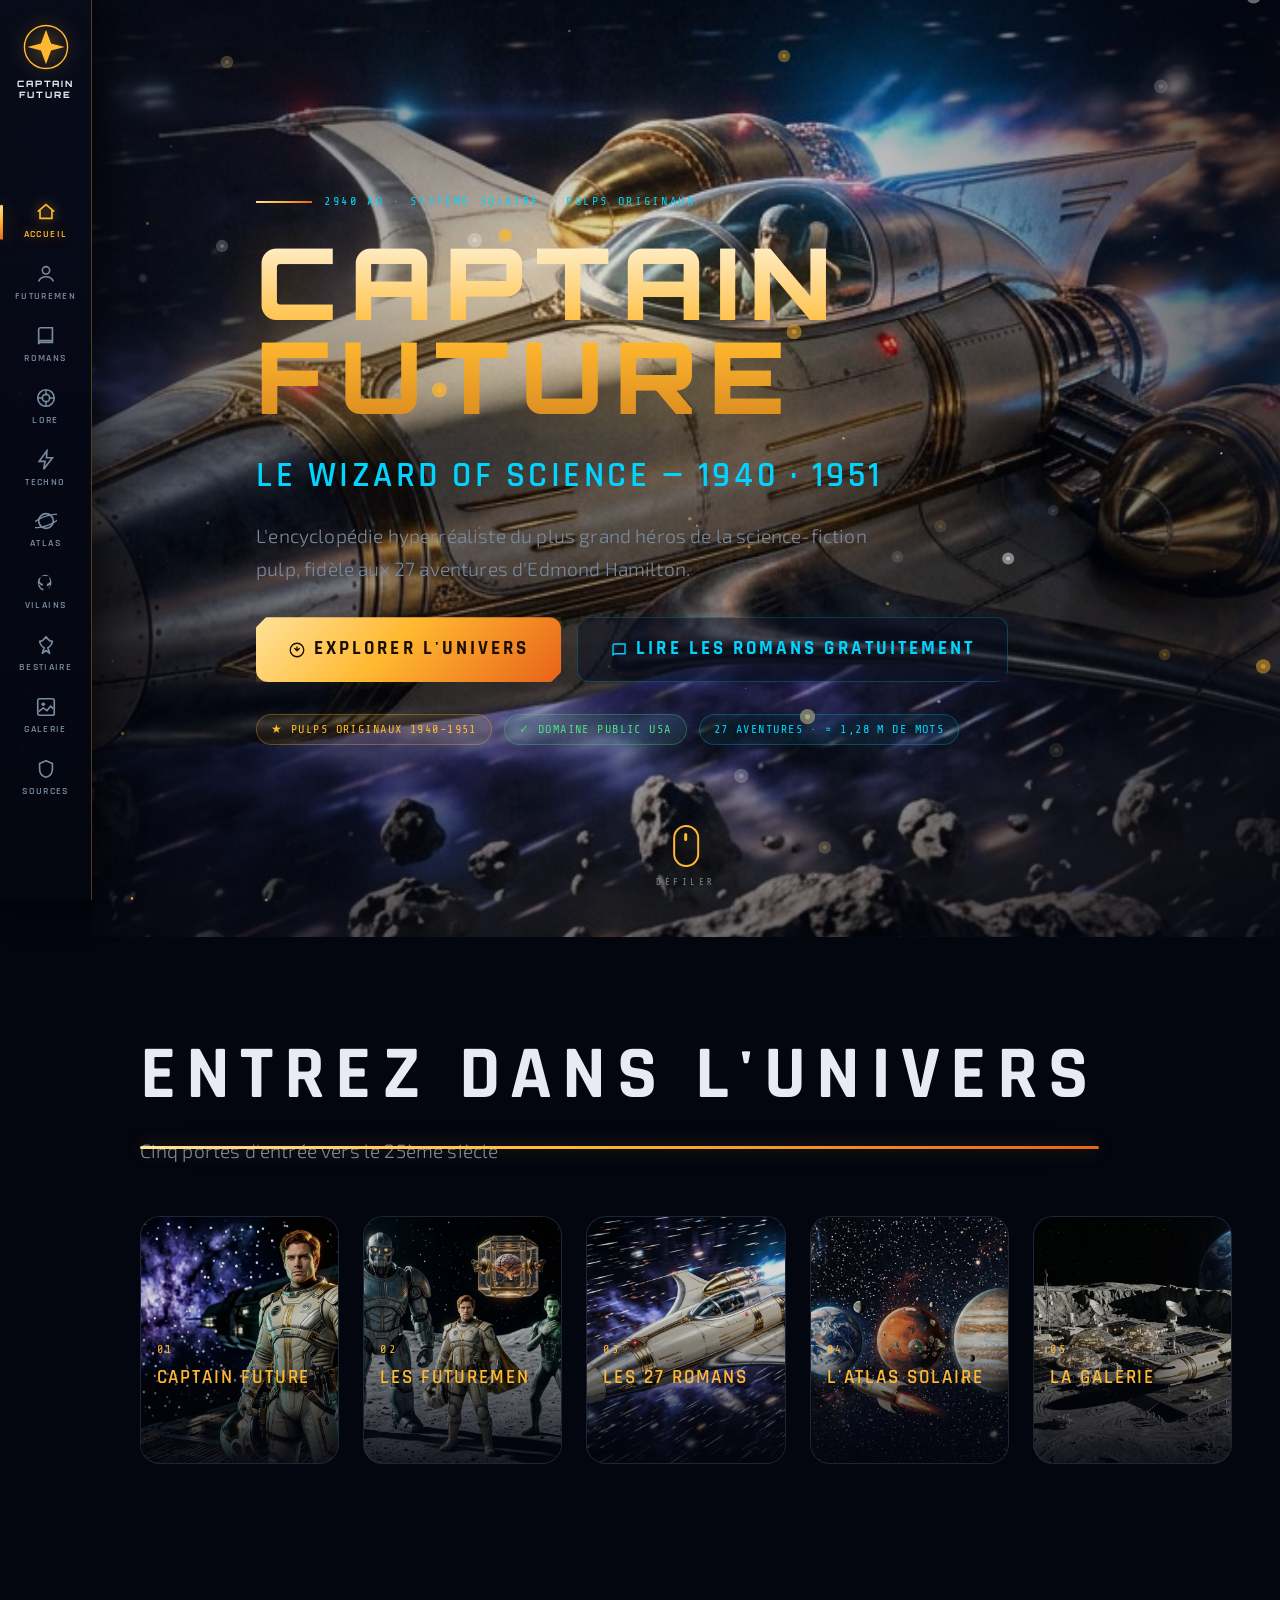
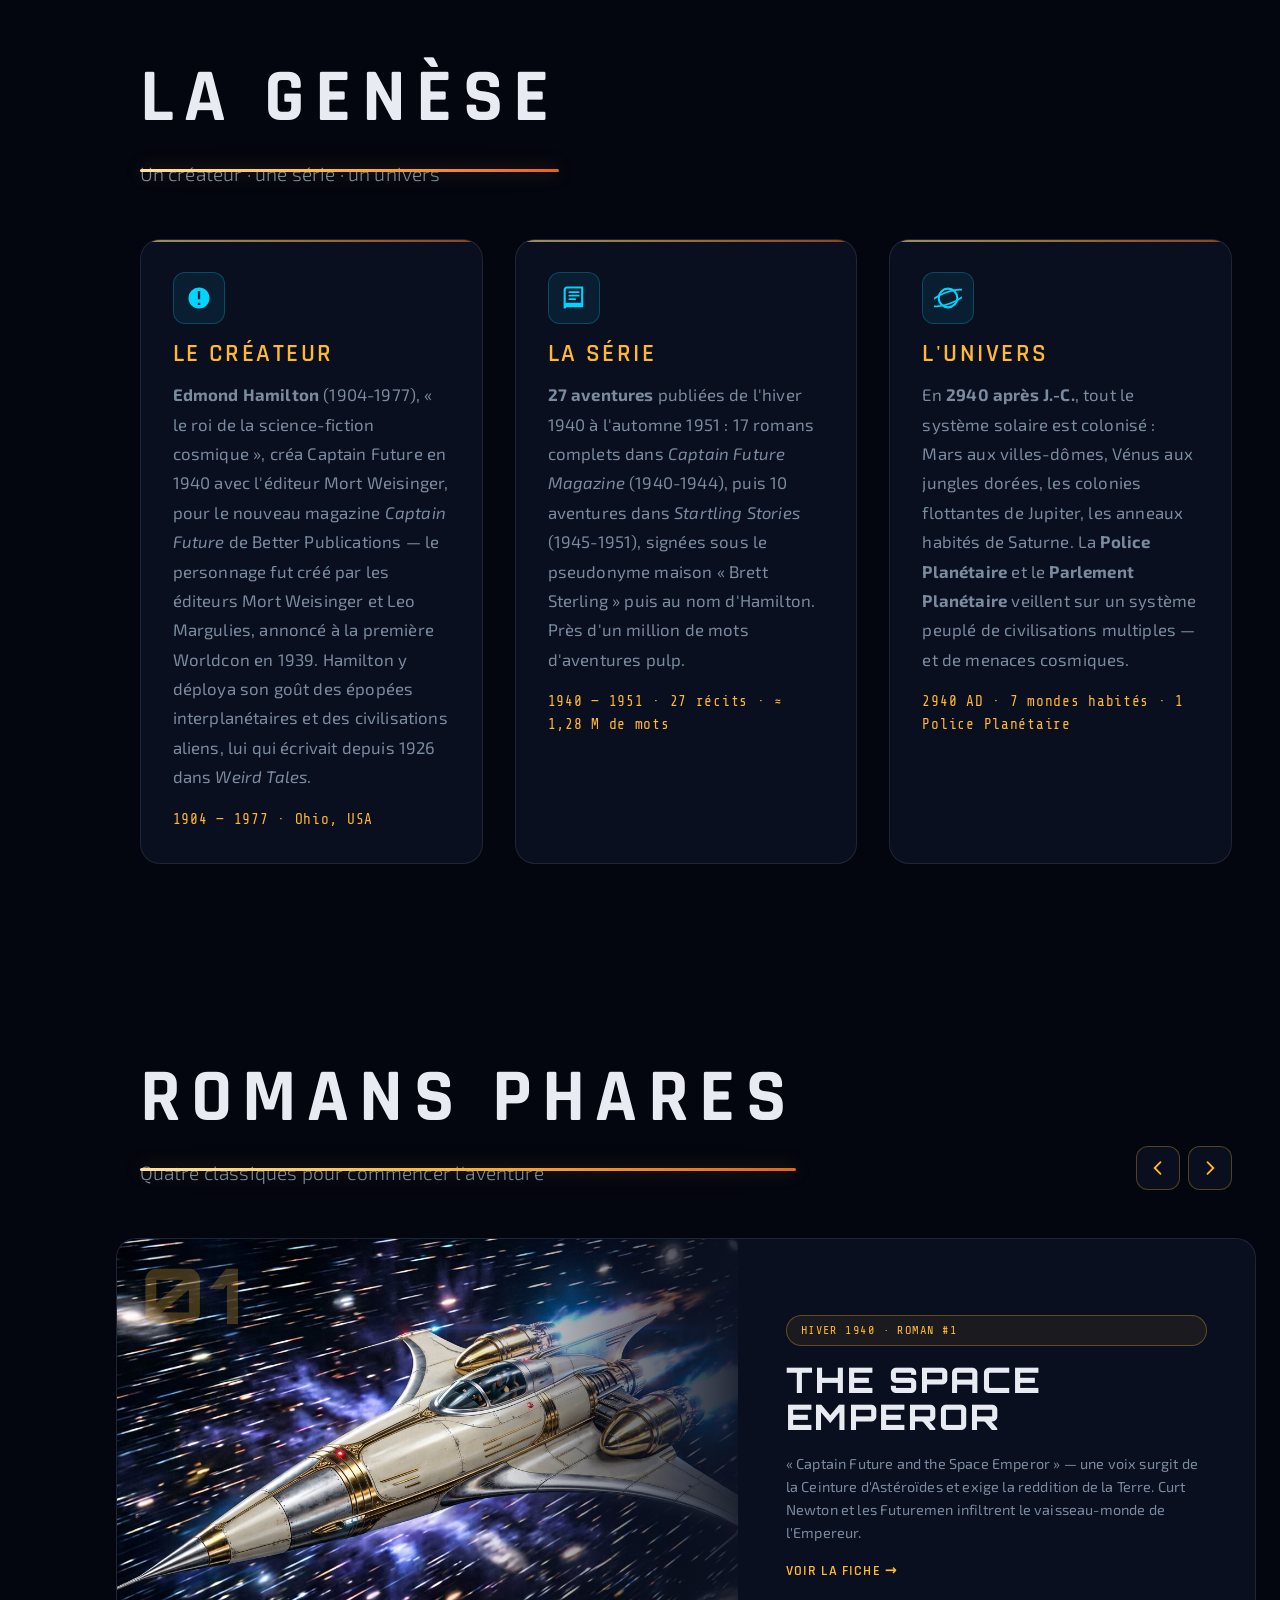
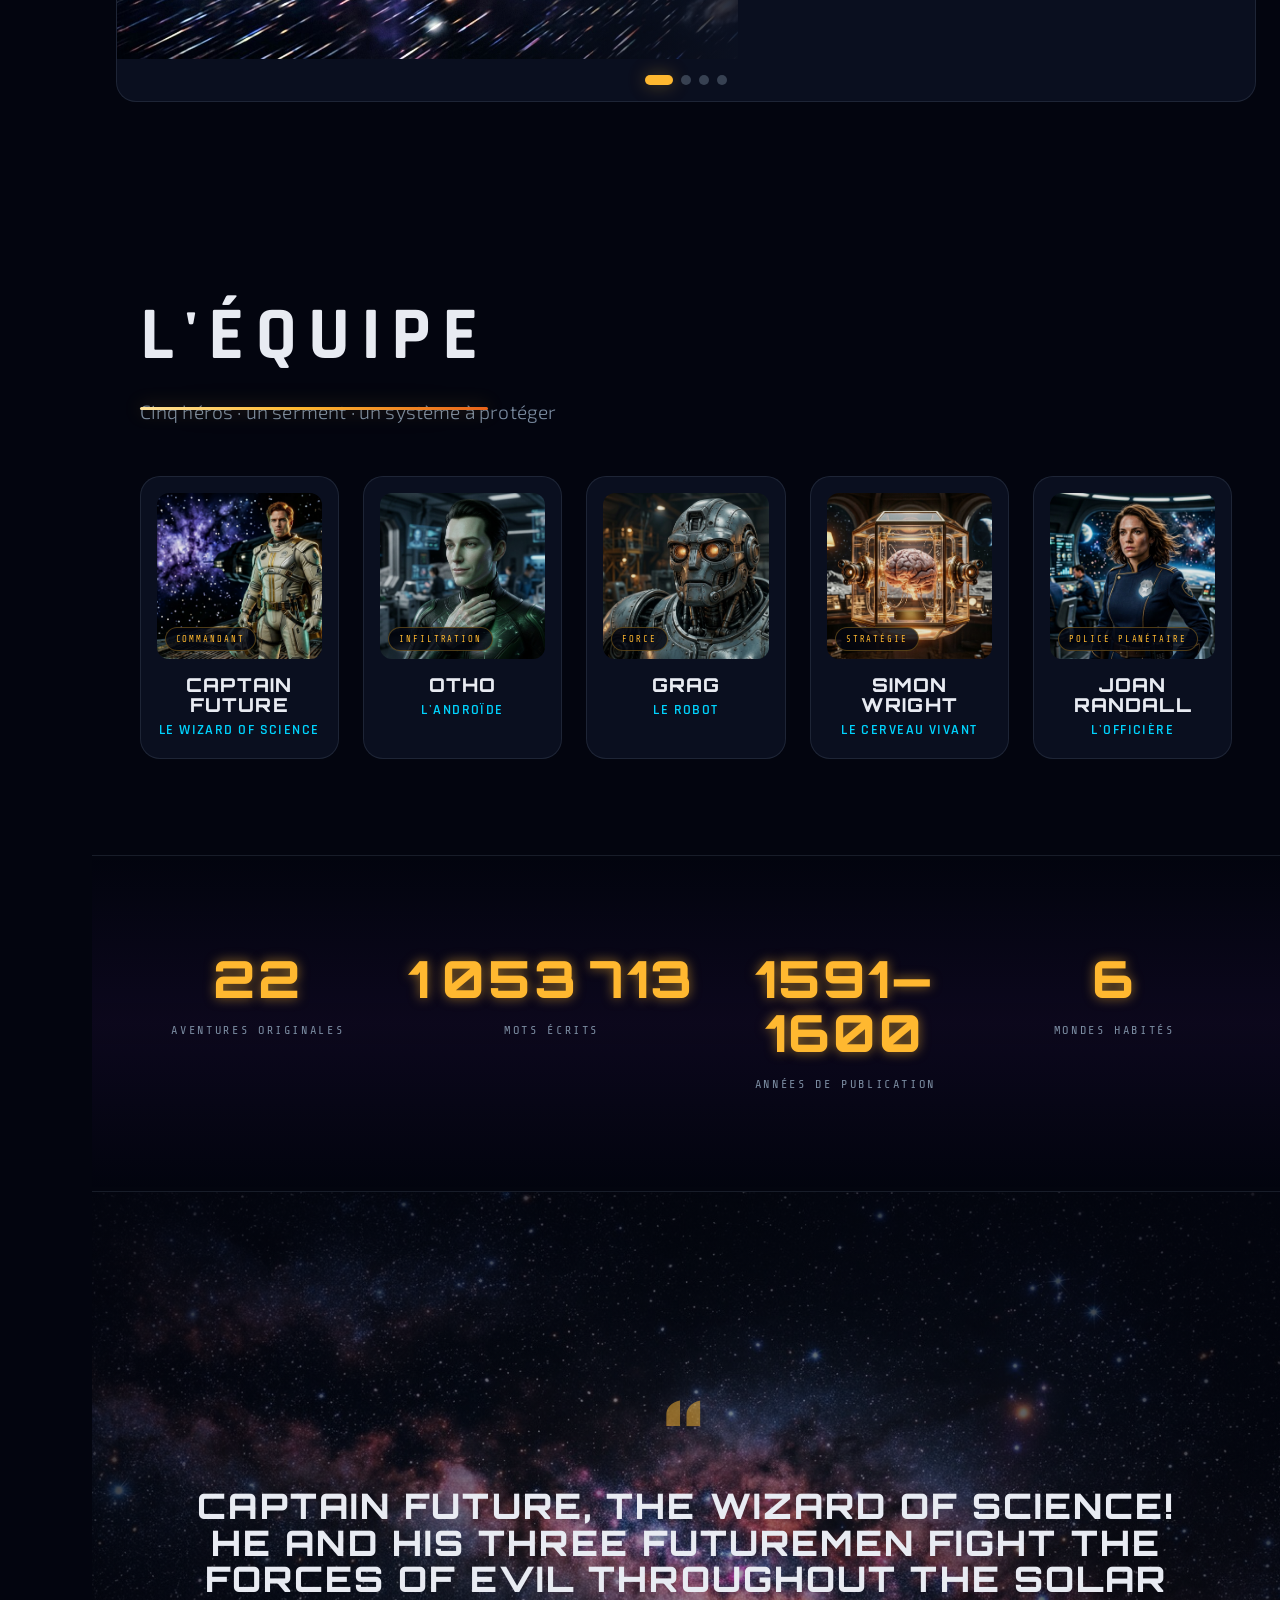
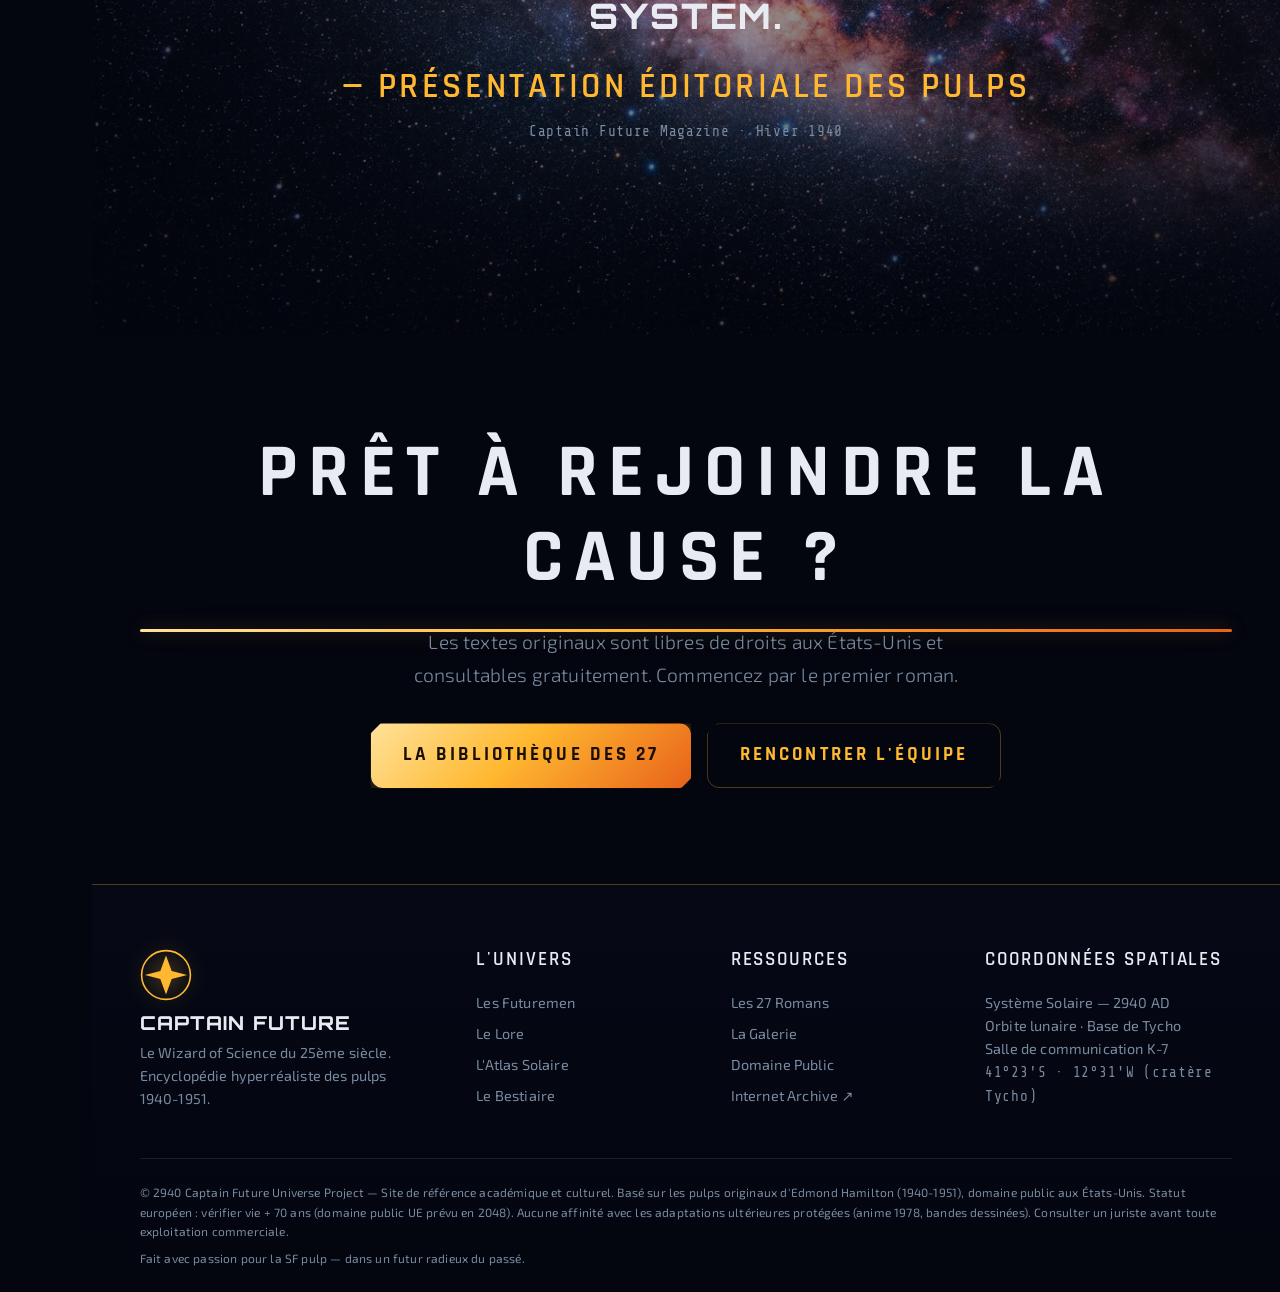
<file: index.html>
<!DOCTYPE html>
<html lang="fr">
<head>
  <meta charset="UTF-8">
  <meta name="viewport" content="width=device-width, initial-scale=1.0">
  <title>CAPTAIN FUTURE — Le Wizard of Science du 25ème Siècle | Encyclopédie Hyperréaliste</title>
  <meta name="description" content="L'encyclopédie hyperréaliste et cinématographique de Captain Future, basée uniquement sur les pulps originaux d'Edmond Hamilton (1940-1951). Personnages, 27 romans, atlas solaire, bestiaire et galerie — domaine public USA.">
  <meta name="keywords" content="Captain Future, Edmond Hamilton, pulp, science-fiction, 1940, Curt Newton, Futuremen, domaine public, space opera">
  <meta name="author" content="Captain Future Universe Project">
  <meta name="theme-color" content="#03050F">

  <!-- Open Graph -->
  <meta property="og:type" content="website">
  <meta property="og:title" content="CAPTAIN FUTURE — L'Encyclopédie Hyperréaliste">
  <meta property="og:description" content="Le Wizard of Science du 25ème siècle — 27 aventures des pulps originaux 1940-1951, en vision cinématographique hyperréaliste.">
  <meta property="og:image" content="images/characters/futuremen_group_shot_official.jpg">
  <meta property="og:locale" content="fr_FR">
  <meta property="og:site_name" content="Captain Future Universe">

  <!-- Twitter Card -->
  <meta name="twitter:card" content="summary_large_image">
  <meta name="twitter:title" content="CAPTAIN FUTURE — L'Encyclopédie Hyperréaliste">
  <meta name="twitter:description" content="Le Wizard of Science du 25ème siècle — pulps originaux 1940-1951, vision cinématographique hyperréaliste.">
  <meta name="twitter:image" content="images/characters/futuremen_group_shot_official.jpg">

  <!-- Favicon CF (SVG inline data URI) -->
  <link rel="icon" href="data:image/svg+xml,%3Csvg xmlns='http://www.w3.org/2000/svg' viewBox='0 0 64 64'%3E%3Ccircle cx='32' cy='32' r='30' fill='%2303050F' stroke='%23FFB830' stroke-width='3'/%3E%3Cpath d='M32 10 L38 28 L56 32 L38 36 L32 54 L26 36 L8 32 L26 28 Z' fill='%23FFB830'/%3E%3C/svg%3E">

  <!-- Polices (avec fallbacks système) -->
  <link rel="preconnect" href="https://fonts.googleapis.com">
  <link rel="preconnect" href="https://fonts.gstatic.com" crossorigin>
  <link href="https://fonts.googleapis.com/css2?family=Orbitron:wght@400;500;600;700;800;900&family=Rajdhani:wght@400;500;600;700&family=Exo+2:ital,wght@0,300;0,400;0,500;0,600;0,700;1,400&family=Share+Tech+Mono&family=Special+Elite&display=swap" rel="stylesheet">

  <!-- Feuilles de style -->
  <link rel="stylesheet" href="css/variables.css">
  <link rel="stylesheet" href="css/reset.css">
  <link rel="stylesheet" href="css/typography.css">
  <link rel="stylesheet" href="css/components.css">
  <link rel="stylesheet" href="css/main.css">
  <link rel="stylesheet" href="css/animations.css">
  <link rel="stylesheet" href="css/responsive.css">

  <!-- Critical CSS inliné (peinture initiale immédiate) -->
  <style>
    .preloader{position:fixed;inset:0;z-index:var(--z-preloader);background:var(--color-bg-primary);display:flex;flex-direction:column;align-items:center;justify-content:center;gap:2rem;transition:opacity .8s var(--ease-out-expo),visibility .8s}
    .preloader.hidden{opacity:0;visibility:hidden;pointer-events:none}
    .preloader-logo{width:110px;height:110px;animation:spinLogo 2.4s linear infinite}
    .preloader-bar{width:min(320px,70vw);height:3px;background:rgba(255,184,48,.15);border-radius:999px;overflow:hidden}
    .preloader-bar-fill{height:100%;width:0;background:var(--gradient-gold);border-radius:999px;animation:preloaderFill 2.2s var(--ease-out-expo) forwards}
    .preloader-text{font-family:var(--font-mono);font-size:var(--text-xs);letter-spacing:.35em;color:var(--color-accent-cyan);text-transform:uppercase}
    .hero{min-height:100vh;display:flex;flex-direction:column;justify-content:center;position:relative;overflow:hidden}
  </style>
</head>

<body data-page="accueil">

  <!-- ══════════════ PRELOADER ══════════════ -->
  <div class="preloader" id="preloader" role="status" aria-label="Chargement">
    <svg class="preloader-logo" viewBox="0 0 64 64" aria-hidden="true">
      <circle cx="32" cy="32" r="30" fill="none" stroke="#FFB830" stroke-width="2" stroke-dasharray="140 60"/>
      <path d="M32 8 L39 27 L58 32 L39 37 L32 56 L25 37 L6 32 L25 27 Z" fill="#FFB830"/>
    </svg>
    <div class="preloader-bar"><div class="preloader-bar-fill"></div></div>
    <p class="preloader-text">Initialisation des systèmes…</p>
  </div>

  <!-- ══════════════ FONDS GLOBAUX ══════════════ -->
  <canvas id="starfield" class="bg-canvas" aria-hidden="true"></canvas>
  <div class="bg-scanlines" aria-hidden="true"></div>

  <!-- ══════════════ NAVIGATION LATÉRALE ══════════════ -->
  <a class="skip-link" href="#main">Aller au contenu</a>

  <header class="side-nav" id="sideNav" data-nav>
    <div class="nav-logo" data-tooltip="Accueil">
      <a href="index.html" aria-label="Captain Future — Accueil">
        <svg viewBox="0 0 64 64" aria-hidden="true">
          <circle cx="32" cy="32" r="30" fill="none" stroke="#FFB830" stroke-width="2"/>
          <path d="M32 8 L39 27 L58 32 L39 37 L32 56 L25 37 L6 32 L25 27 Z" fill="#FFB830"/>
        </svg>
        <span class="nav-logo-text">CAPTAIN<br>FUTURE</span>
      </a>
    </div>

    <nav class="nav-links" aria-label="Navigation principale">
      <a href="index.html" class="nav-link is-active" data-warp aria-current="page">
        <svg viewBox="0 0 24 24" aria-hidden="true"><path d="M3 11.5 12 4l9 7.5M5.5 10v9h13v-9" fill="none" stroke="currentColor" stroke-width="1.8"/></svg>
        <span>Accueil</span>
      </a>
      <a href="pages/futuremen.html" class="nav-link" data-warp>
        <svg viewBox="0 0 24 24" aria-hidden="true"><circle cx="12" cy="8" r="4" fill="none" stroke="currentColor" stroke-width="1.8"/><path d="M4 20c1.5-3.5 4.5-5 8-5s6.5 1.5 8 5" fill="none" stroke="currentColor" stroke-width="1.8"/></svg>
        <span>Futuremen</span>
      </a>
      <a href="pages/romans.html" class="nav-link" data-warp>
        <svg viewBox="0 0 24 24" aria-hidden="true"><path d="M4 5a2 2 0 0 1 2-2h13v16H6a2 2 0 0 0-2 2z" fill="none" stroke="currentColor" stroke-width="1.8"/><path d="M4 19a2 2 0 0 1 2-2h13" fill="none" stroke="currentColor" stroke-width="1.8"/></svg>
        <span>Romans</span>
      </a>
      <a href="pages/lore.html" class="nav-link" data-warp>
        <svg viewBox="0 0 24 24" aria-hidden="true"><circle cx="12" cy="12" r="9" fill="none" stroke="currentColor" stroke-width="1.8"/><circle cx="12" cy="12" r="4" fill="none" stroke="currentColor" stroke-width="1.8"/><path d="M12 3v6m0 6v6M3 12h6m6 0h6" fill="none" stroke="currentColor" stroke-width="1.5"/></svg>
        <span>Lore</span>
      </a>
      <a href="pages/technologie.html" class="nav-link" data-warp>
        <svg viewBox="0 0 24 24" aria-hidden="true"><path d="M13 2 4.5 13.5H11L9.5 22 19 9.5h-6.5z" fill="none" stroke="currentColor" stroke-width="1.8"/></svg>
        <span>Techno</span>
      </a>
      <a href="pages/planetes.html" class="nav-link" data-warp>
        <svg viewBox="0 0 24 24" aria-hidden="true"><circle cx="12" cy="12" r="8" fill="none" stroke="currentColor" stroke-width="1.8"/><ellipse cx="12" cy="12" rx="16" ry="5" fill="none" stroke="currentColor" stroke-width="1.4" transform="rotate(-20 12 12)"/></svg>
        <span>Atlas</span>
      </a>
      <a href="pages/antagonistes.html" class="nav-link" data-warp>
        <svg viewBox="0 0 24 24" aria-hidden="true"><path d="M12 3a9 9 0 0 0-3.5 17.3c.5.1.7-.2.7-.5v-1.6c-2.9-.6-3.5-2-3.7-3.2-.2-.6-.6-1.1-1.2-1.3-.4-.2-.9-.4-.3-.8.6-.3 1.3.2 1.9.9.7 1 1.9 1.4 3 .7-.1-.6-.4-1.1-.3-1.7-2-.3-3.4-1.7-3.4-3.6 0-.8.3-1.6.8-2.2-.3-.9 0-1.9.6-2.7.9-.3 1.8.2 2.2.4.6-.2 1.3-.3 2-.3s1.4.1 2 .3c.4-.2 1.3-.7 2.2-.4.6.8.9 1.8.6 2.7.5.6.8 1.4.8 2.2 0 1.9-1.4 3.3-3.4 3.6.2.8 0 1.5-.4 2.1.7.5 1.6.4 2.2 0 .4-.3.8-.6 1.2-.6.4 0 .9.3.8.7-.1.4-.5.7-.9 1.1-.6.5-.7.9-.8 1.1 0 .6.2 1.2.2 1.2-.5.2-.9.3-1.1.3A9 9 0 0 0 12 3z" fill="currentColor"/></svg>
        <span>Vilains</span>
      </a>
      <a href="pages/bestiary.html" class="nav-link" data-warp>
        <svg viewBox="0 0 24 24" aria-hidden="true"><path d="M12 3c2 3 4 5 7 5-1 4-3 6-5 7l2 6-4-3-4 3 2-6c-2-1-4-3-5-7 3 0 5-2 7-5z" fill="none" stroke="currentColor" stroke-width="1.8" stroke-linejoin="round"/></svg>
        <span>Bestiaire</span>
      </a>
      <a href="pages/galerie.html" class="nav-link" data-warp>
        <svg viewBox="0 0 24 24" aria-hidden="true"><rect x="3" y="3" width="18" height="18" rx="2" fill="none" stroke="currentColor" stroke-width="1.8"/><circle cx="9" cy="9" r="2" fill="currentColor"/><path d="m4 17 5-4 4 3 4-5 3 3" fill="none" stroke="currentColor" stroke-width="1.8" stroke-linejoin="round"/></svg>
        <span>Galerie</span>
      </a>
      <a href="pages/sources.html" class="nav-link" data-warp>
        <svg viewBox="0 0 24 24" aria-hidden="true"><path d="M12 3 5 6v6c0 4.5 3 8 7 9 4-1 7-4.5 7-9V6z" fill="none" stroke="currentColor" stroke-width="1.8" stroke-linejoin="round"/></svg>
        <span>Sources</span>
      </a>
    </nav>

    <button class="nav-burger" id="navBurger" aria-label="Ouvrir le menu" aria-expanded="false" aria-controls="navDrawer">
      <span></span><span></span><span></span>
    </button>
  </header>

  <!-- Tiroir mobile -->
  <div class="nav-drawer" id="navDrawer" aria-hidden="true">
    <button class="drawer-close" id="drawerClose" aria-label="Fermer le menu">✕</button>
    <nav class="drawer-links" aria-label="Navigation mobile"></nav>
    <p class="drawer-foot data-readout">2940 AD — Système Solaire</p>
  </div>
  <div class="nav-backdrop" id="navBackdrop" aria-hidden="true"></div>

  <main id="main" class="site-main">

    <!-- ══════════════ HERO PLEIN ÉCRAN ══════════════ -->
    <section class="hero" id="hero" aria-label="Introduction">
      <div class="hero-bg" data-parallax data-speed="0.35" aria-hidden="true">
        <img src="images/spreads/hero_banner_comet_space.jpg" alt="" loading="eager" fetchpriority="high">
        <div class="hero-overlay"></div>
      </div>
      <canvas id="particles" class="hero-particles" aria-hidden="true"></canvas>

      <div class="hero-content container">
        <p class="hero-kicker hud-label" data-reveal data-delay="200">
          <span class="hero-kicker-line"></span> 2940 AD · Système Solaire · Pulps Originaux
        </p>
        <h1 class="display-hero hero-title" data-reveal data-delay="350">
          Captain<br>Future
        </h1>
        <p class="hero-subtitle heading-sub" data-reveal data-delay="500">
          Le Wizard of Science — 1940 · 1951
        </p>
        <p class="hero-tagline lead" data-reveal data-delay="650">
          L'encyclopédie hyperréaliste du plus grand héros de la science-fiction pulp,
          fidèle aux 27 aventures d'Edmond Hamilton.
        </p>

        <div class="hero-actions" data-reveal data-delay="800">
          <a href="#univers" class="btn btn-primary btn-lg" data-scroll>
            <svg viewBox="0 0 24 24" aria-hidden="true"><circle cx="12" cy="12" r="9" fill="none" stroke="currentColor" stroke-width="1.8"/><path d="M12 8v5m0 0 3-3m-3 3-3-3" fill="none" stroke="currentColor" stroke-width="1.8" stroke-linecap="round"/></svg>
            Explorer l'Univers
          </a>
          <a href="https://archive.org/search?query=%22captain+future%22&sin=TXT" class="btn btn-ghost btn-lg" target="_blank" rel="noopener">
            <svg viewBox="0 0 24 24" aria-hidden="true"><path d="M4 19.5A2.5 2.5 0 0 1 6.5 17H20V4H6.5A2.5 2.5 0 0 0 4 6.5z" fill="none" stroke="currentColor" stroke-width="1.8"/></svg>
            Lire les romans gratuitement
          </a>
        </div>

        <div class="hero-badges" data-reveal data-delay="950">
          <span class="badge badge-gold">★ Pulps Originaux 1940-1951</span>
          <span class="badge badge-green">✓ Domaine Public USA</span>
          <span class="badge badge-cyan">27 Aventures · ≈ 1,28 M de mots</span>
        </div>
      </div>

      <a href="#univers" class="scroll-indicator" data-scroll aria-label="Descendre vers le contenu">
        <span class="scroll-mouse"><span class="scroll-wheel"></span></span>
        <span class="scroll-text">DÉFILER</span>
      </a>
    </section>

    <!-- ══════════════ TEASER STRIP ══════════════ -->
    <section class="teaser-strip" id="univers" aria-label="Découverte rapide">
      <div class="container">
        <div class="section-head" data-reveal>
          <h2 class="heading-section">Entrez dans l'Univers</h2>
          <p class="section-sub lead">Cinq portes d'entrée vers le 25ème siècle</p>
        </div>

        <div class="teaser-grid">
          <a href="pages/futuremen.html" class="teaser-card" data-warp data-reveal>
            <figure class="teaser-media">
              <img src="images/characters/captain_future_portrait_official.jpg" alt="Portrait officiel de Captain Future" loading="lazy">
            </figure>
            <div class="teaser-body">
              <span class="teaser-num hud-label">01</span>
              <h3 class="heading-sub">Captain Future</h3>
              <p class="t-sm muted">Le héros, sa quête, son serment.</p>
            </div>
          </a>
          <a href="pages/futuremen.html" class="teaser-card" data-warp data-reveal data-delay="120">
            <figure class="teaser-media">
              <img src="images/characters/futuremen_group_shot_official.jpg" alt="Les quatre Futuremen sur la Lune" loading="lazy">
            </figure>
            <div class="teaser-body">
              <span class="teaser-num hud-label">02</span>
              <h3 class="heading-sub">Les Futuremen</h3>
              <p class="t-sm muted">Grag, Otho, Simon Wright — l'équipe.</p>
            </div>
          </a>
          <a href="pages/romans.html" class="teaser-card" data-warp data-reveal data-delay="240">
            <figure class="teaser-media">
              <img src="images/ships/the_comet_ship_official.jpg" alt="Le vaisseau spatial The Comet" loading="lazy">
            </figure>
            <div class="teaser-body">
              <span class="teaser-num hud-label">03</span>
              <h3 class="heading-sub">Les 27 Romans</h3>
              <p class="t-sm muted">La bibliothèque complète, à lire.</p>
            </div>
          </a>
          <a href="pages/planetes.html" class="teaser-card" data-warp data-reveal data-delay="360">
            <figure class="teaser-media">
              <img src="images/planets/solar_system_2940_overview.jpg" alt="Le système solaire hamiltonien en 2940" loading="lazy">
            </figure>
            <div class="teaser-body">
              <span class="teaser-num hud-label">04</span>
              <h3 class="heading-sub">L'Atlas Solaire</h3>
              <p class="t-sm muted">Sept mondes peuplés à explorer.</p>
            </div>
          </a>
          <a href="pages/galerie.html" class="teaser-card" data-warp data-reveal data-delay="480">
            <figure class="teaser-media">
              <img src="images/planets/lunar_base_tycho_exterior.jpg" alt="La base lunaire de Tycho" loading="lazy">
            </figure>
            <div class="teaser-body">
              <span class="teaser-num hud-label">05</span>
              <h3 class="heading-sub">La Galerie</h3>
              <p class="t-sm muted">La bible visuelle complète.</p>
            </div>
          </a>
        </div>
      </div>
    </section>

    <!-- ══════════════ ABOUT — 3 COLONNES ══════════════ -->
    <section class="about-block" aria-label="À propos du projet">
      <div class="container">
        <div class="section-head" data-reveal>
          <h2 class="heading-section">La Genèse</h2>
          <p class="section-sub lead">Un créateur · une série · un univers</p>
        </div>

        <div class="about-grid">
          <article class="about-card" data-reveal>
            <div class="about-icon" aria-hidden="true">
              <svg viewBox="0 0 24 24"><path d="M12 3a9 9 0 0 0-9 9c0 5 4 9 9 9s9-4 9-9c0-5-4-9-9-9zm-1 13h2v2h-2zm0-10h2v7h-2z" fill="currentColor"/></svg>
            </div>
            <h3 class="heading-sub">Le Créateur</h3>
            <p class="body-copy">
              <strong>Edmond Hamilton</strong> (1904-1977), « le roi de la science-fiction cosmique »,
              créa Captain Future en 1940 avec l'éditeur Mort Weisinger, pour le nouveau magazine
              <em>Captain Future</em> de Better Publications — le personnage fut créé par les
              éditeurs Mort Weisinger et Leo Margulies, annoncé à la première Worldcon en 1939.
              Hamilton y déploya son goût des épopées interplanétaires et des civilisations
              aliens, lui qui écrivait depuis 1926 dans <em>Weird Tales</em>.
            </p>
            <p class="data-readout">1904 — 1977 · Ohio, USA</p>
          </article>

          <article class="about-card" data-reveal data-delay="140">
            <div class="about-icon" aria-hidden="true">
              <svg viewBox="0 0 24 24"><path d="M4 5a2 2 0 0 1 2-2h13v16H6a2 2 0 0 0-2 2zm0 14a2 2 0 0 1 2-2h13" fill="none" stroke="currentColor" stroke-width="1.8"/><path d="M8 7h8M8 10h8M8 13h5" stroke="currentColor" stroke-width="1.6" stroke-linecap="round"/></svg>
            </div>
            <h3 class="heading-sub">La Série</h3>
            <p class="body-copy">
              <strong>27 aventures</strong> publiées de l'hiver 1940 à l'automne 1951 :
              17 romans complets dans <em>Captain Future Magazine</em> (1940-1944),
              puis 10 aventures dans <em>Startling Stories</em> (1945-1951), signées sous le
              pseudonyme maison « Brett Sterling » puis au nom d'Hamilton.
              Près d'un million de mots d'aventures pulp.
            </p>
            <p class="data-readout">1940 — 1951 · 27 récits · ≈ 1,28 M de mots</p>
          </article>

          <article class="about-card" data-reveal data-delay="280">
            <div class="about-icon" aria-hidden="true">
              <svg viewBox="0 0 24 24"><circle cx="12" cy="12" r="8" fill="none" stroke="currentColor" stroke-width="1.8"/><ellipse cx="12" cy="12" rx="16" ry="5" fill="none" stroke="currentColor" stroke-width="1.4" transform="rotate(-20 12 12)"/></svg>
            </div>
            <h3 class="heading-sub">L'Univers</h3>
            <p class="body-copy">
              En <strong>2940 après J.-C.</strong>, tout le système solaire est colonisé :
              Mars aux villes-dômes, Vénus aux jungles dorées, les colonies flottantes de Jupiter,
              les anneaux habités de Saturne. La <strong>Police Planétaire</strong> et le
              <strong>Parlement Planétaire</strong> veillent sur un système peuplé de civilisations
              multiples — et de menaces cosmiques.
            </p>
            <p class="data-readout">2940 AD · 7 mondes habités · 1 Police Planétaire</p>
          </article>
        </div>
      </div>
    </section>

    <!-- ══════════════ CARROUSEL ROMANS ══════════════ -->
    <section class="novels-section" aria-label="Romans phares">
      <div class="container">
        <div class="section-head section-head-row" data-reveal>
          <div>
            <h2 class="heading-section">Romans Phares</h2>
            <p class="section-sub lead">Quatre classiques pour commencer l'aventure</p>
          </div>
          <div class="carousel-controls" role="group" aria-label="Contrôles du carrousel">
            <button class="car-btn" id="carPrev" aria-label="Roman précédent">
              <svg viewBox="0 0 24 24" aria-hidden="true"><path d="M15 5 8 12l7 7" fill="none" stroke="currentColor" stroke-width="2.2" stroke-linecap="round"/></svg>
            </button>
            <button class="car-btn" id="carNext" aria-label="Roman suivant">
              <svg viewBox="0 0 24 24" aria-hidden="true"><path d="m9 5 7 7-7 7" fill="none" stroke="currentColor" stroke-width="2.2" stroke-linecap="round"/></svg>
            </button>
          </div>
        </div>
      </div>

      <div class="carousel" data-carousel aria-roledescription="carrousel" aria-label="Romans phares de Captain Future">
        <div class="carousel-track" id="carTrack">

          <article class="car-slide" aria-label="Roman 1 sur 4">
            <figure class="car-media">
              <img src="images/ships/the_comet_ship_official.jpg" alt="The Comet filant dans l'espace" loading="lazy">
              <span class="car-num display-title" aria-hidden="true">01</span>
            </figure>
            <div class="car-body">
              <span class="badge badge-gold">Hiver 1940 · Roman #1</span>
              <h3 class="car-title display-title t-xl">The Space Emperor</h3>
              <p class="t-sm muted">« Captain Future and the Space Emperor » — une voix surgit de la Ceinture
                d'Astéroïdes et exige la reddition de la Terre. Curt Newton et les Futuremen
                infiltrent le vaisseau-monde de l'Empereur.</p>
              <a href="pages/romans.html" class="link-gold" data-warp>Voir la fiche →</a>
            </div>
          </article>

          <article class="car-slide" aria-label="Roman 2 sur 4">
            <figure class="car-media">
              <img src="images/planets/solar_system_2940_overview.jpg" alt="Le système solaire en 2940" loading="lazy">
              <span class="car-num display-title" aria-hidden="true">02</span>
            </figure>
            <div class="car-body">
              <span class="badge badge-gold">Printemps 1940 · Roman #2</span>
              <h3 class="car-title display-title t-xl">Calling Captain Future</h3>
              <p class="t-sm muted">Le docteur Zarro et sa Légion du Péril kidnappent les grands scientifiques
                de Mars pour bâtir une arme capable de soumettre le système solaire.</p>
              <a href="pages/romans.html" class="link-gold" data-warp>Voir la fiche →</a>
            </div>
          </article>

          <article class="car-slide" aria-label="Roman 3 sur 4">
            <figure class="car-media">
              <img src="images/planets/lunar_base_tycho_exterior.jpg" alt="La base lunaire de Tycho" loading="lazy">
              <span class="car-num display-title" aria-hidden="true">03</span>
            </figure>
            <div class="car-body">
              <span class="badge badge-gold">Été 1942 · Le chef-d'œuvre</span>
              <h3 class="car-title display-title t-xl">The Comet Kings</h3>
              <p class="t-sm muted">D'immenses êtres de lumière chevauchent une comète mortelle lancée vers
                les colonies de Jupiter. Une course contre l'apocalypse au cœur du système.</p>
              <a href="pages/romans.html" class="link-gold" data-warp>Voir la fiche →</a>
            </div>
          </article>

          <article class="car-slide" aria-label="Roman 4 sur 4">
            <figure class="car-media">
              <img src="images/characters/futuremen_group_shot_official.jpg" alt="Les quatre Futuremen" loading="lazy">
              <span class="car-num display-title" aria-hidden="true">04</span>
            </figure>
            <div class="car-body">
              <span class="badge badge-gold">Printemps 1942</span>
              <h3 class="car-title display-title t-xl">Outlaws of the Moon</h3>
              <p class="t-sm muted">Les criminels les plus dangereux du système se sont évadés jusque sur la
                Lune. Un western spatial dans les cratères de Tycho — aux portes de la base.</p>
              <a href="pages/romans.html" class="link-gold" data-warp>Voir la fiche →</a>
            </div>
          </article>

        </div>
        <div class="carousel-dots" id="carDots" role="tablist" aria-label="Sélection du roman"></div>
      </div>
    </section>

    <!-- ══════════════ L'ÉQUIPE ══════════════ -->
    <section class="team-section" aria-label="L'équipe des Futuremen">
      <div class="container">
        <div class="section-head" data-reveal>
          <h2 class="heading-section">L'Équipe</h2>
          <p class="section-sub lead">Cinq héros · un serment · un système à protéger</p>
        </div>

        <div class="team-grid">
          <a href="pages/futuremen.html" class="team-card" data-warp data-reveal>
            <figure class="team-portrait">
              <img src="images/characters/captain_future_portrait_official.jpg" alt="Portrait de Captain Future, le Wizard of Science" loading="lazy">
              <span class="team-role hud-label">Commandant</span>
            </figure>
            <h3 class="team-name display-title">Captain Future</h3>
            <p class="team-sub heading-sub">Le Wizard of Science</p>
          </a>

          <a href="pages/futuremen.html" class="team-card" data-warp data-reveal data-delay="100">
            <figure class="team-portrait">
              <img src="images/characters/otho_android_portrait_official.jpg" alt="Portrait d'Otho, l'androïde" loading="lazy">
              <span class="team-role hud-label">Infiltration</span>
            </figure>
            <h3 class="team-name display-title">Otho</h3>
            <p class="team-sub heading-sub">L'Androïde</p>
          </a>

          <a href="pages/futuremen.html" class="team-card" data-warp data-reveal data-delay="200">
            <figure class="team-portrait">
              <img src="images/characters/grag_robot_portrait_official.jpg" alt="Portrait de Grag, le robot" loading="lazy">
              <span class="team-role hud-label">Force</span>
            </figure>
            <h3 class="team-name display-title">Grag</h3>
            <p class="team-sub heading-sub">Le Robot</p>
          </a>

          <a href="pages/futuremen.html" class="team-card" data-warp data-reveal data-delay="300">
            <figure class="team-portrait">
              <img src="images/characters/simon_wright_brain_portrait_official.jpg" alt="Portrait de Simon Wright, le cerveau vivant" loading="lazy">
              <span class="team-role hud-label">Stratégie</span>
            </figure>
            <h3 class="team-name display-title">Simon Wright</h3>
            <p class="team-sub heading-sub">Le Cerveau Vivant</p>
          </a>

          <a href="pages/futuremen.html" class="team-card" data-warp data-reveal data-delay="400">
            <figure class="team-portrait">
              <img src="images/characters/joan_randall_portrait_official.jpg" alt="Portrait de Joan Randall, officière de la Police Planétaire" loading="lazy">
              <span class="team-role hud-label">Police Planétaire</span>
            </figure>
            <h3 class="team-name display-title">Joan Randall</h3>
            <p class="team-sub heading-sub">L'Officière</p>
          </a>
        </div>
      </div>
    </section>

    <!-- ══════════════ CHIFFRES CLÉS ══════════════ -->
    <section class="stats-section" aria-label="Chiffres clés de la série">
      <div class="container">
        <div class="stats-grid">
          <div class="stat" data-reveal>
            <span class="stat-value display-title" data-counter="27">0</span>
            <span class="stat-label hud-label">Aventures originales</span>
          </div>
          <div class="stat" data-reveal data-delay="120">
            <span class="stat-value display-title"><span data-counter="1285000" data-format="fr">0</span></span>
            <span class="stat-label hud-label">Mots écrits</span>
          </div>
          <div class="stat" data-reveal data-delay="240">
            <span class="stat-value display-title"><span data-counter="1940">0</span>—<span data-counter="1951">0</span></span>
            <span class="stat-label hud-label">Années de publication</span>
          </div>
          <div class="stat" data-reveal data-delay="360">
            <span class="stat-value display-title" data-counter="7">0</span>
            <span class="stat-label hud-label">Mondes habités</span>
          </div>
        </div>
      </div>
    </section>

    <!-- ══════════════ CITATION ══════════════ -->
    <section class="quote-section" aria-label="Citation">
      <div class="quote-bg" aria-hidden="true">
        <img src="images/spreads/quote_background_stars.jpg" alt="" loading="lazy">
        <div class="quote-overlay"></div>
      </div>
      <div class="container quote-inner">
        <span class="quote-mark display-title" aria-hidden="true">“</span>
        <blockquote class="quote-text display-title" data-reveal>
          Captain Future, the wizard of science! He and his three Futuremen
          fight the forces of evil throughout the Solar System.
        </blockquote>
        <footer class="quote-source" data-reveal data-delay="150">
          <span class="heading-sub">— Présentation éditoriale des pulps</span>
          <span class="data-readout">Captain Future Magazine · Hiver 1940</span>
        </footer>
      </div>
    </section>

    <!-- ══════════════ CTA FINAL ══════════════ -->
    <section class="cta-section" aria-label="Appel à l'action">
      <div class="container text-center">
        <h2 class="heading-section" data-reveal>Prêt à rejoindre la cause ?</h2>
        <p class="lead cta-lead" data-reveal data-delay="120">
          Les textes originaux sont libres de droits aux États-Unis et consultables
          gratuitement. Commencez par le premier roman.
        </p>
        <div class="cta-actions" data-reveal data-delay="240">
          <a href="pages/romans.html" class="btn btn-primary btn-lg" data-warp>La Bibliothèque des 27</a>
          <a href="pages/futuremen.html" class="btn btn-outline btn-lg" data-warp>Rencontrer l'Équipe</a>
        </div>
      </div>
    </section>
  </main>

  <!-- ══════════════ FOOTER ══════════════ -->
  <footer class="site-footer" role="contentinfo">
    <div class="container footer-grid">
      <div class="footer-brand">
        <svg class="footer-logo" viewBox="0 0 64 64" aria-hidden="true">
          <circle cx="32" cy="32" r="30" fill="none" stroke="#FFB830" stroke-width="2"/>
          <path d="M32 8 L39 27 L58 32 L39 37 L32 56 L25 37 L6 32 L25 27 Z" fill="#FFB830"/>
        </svg>
        <p class="display-title t-md">CAPTAIN FUTURE</p>
        <p class="t-sm muted">Le Wizard of Science du 25ème siècle.<br>Encyclopédie hyperréaliste des pulps 1940-1951.</p>
      </div>

      <nav class="footer-col" aria-label="Univers">
        <h4 class="footer-title heading-sub">L'Univers</h4>
        <a href="pages/futuremen.html" data-warp>Les Futuremen</a>
        <a href="pages/lore.html" data-warp>Le Lore</a>
        <a href="pages/planetes.html" data-warp>L'Atlas Solaire</a>
        <a href="pages/bestiary.html" data-warp>Le Bestiaire</a>
      </nav>

      <nav class="footer-col" aria-label="Ressources">
        <h4 class="footer-title heading-sub">Ressources</h4>
        <a href="pages/romans.html" data-warp>Les 27 Romans</a>
        <a href="pages/galerie.html" data-warp>La Galerie</a>
        <a href="pages/sources.html" data-warp>Domaine Public</a>
        <a href="https://archive.org/search?query=%22captain+future%22" target="_blank" rel="noopener">Internet Archive ↗</a>
      </nav>

      <div class="footer-col">
        <h4 class="footer-title heading-sub">Coordonnées Spatiales</h4>
        <p class="t-sm muted">
          Système Solaire — 2940 AD<br>
          Orbite lunaire · Base de Tycho<br>
          Salle de communication K-7<br>
          <span class="data-readout">41°23′S · 12°31′W (cratère Tycho)</span>
        </p>
      </div>
    </div>

    <div class="footer-legal container">
      <p class="t-xs muted">
        © 2940 Captain Future Universe Project — Site de référence académique et culturel.
        Basé sur les pulps originaux d'Edmond Hamilton (1940-1951), domaine public aux États-Unis.
        Statut européen : vérifier vie + 70 ans (domaine public UE prévu en 2048). Aucune affinité
        avec les adaptations ultérieures protégées (anime 1978, bandes dessinées). Consulter un juriste
        avant toute exploitation commerciale.
      </p>
      <p class="t-xs muted">Fait avec passion pour la SF pulp — dans un futur radieux du passé.</p>
    </div>
  </footer>

  <!-- Overlay de transition warp -->
  <div class="warp-overlay" id="warpOverlay" aria-hidden="true">
    <div class="warp-lines"></div>
    <span class="warp-text hud-label">Transition warp…</span>
  </div>

  <button class="back-to-top" id="backToTop" aria-label="Retour en haut">
    <svg viewBox="0 0 24 24" aria-hidden="true"><path d="M12 19V5m0 0-6 6m6-6 6 6" fill="none" stroke="currentColor" stroke-width="2.2" stroke-linecap="round"/></svg>
  </button>

  <!-- Scripts -->
  <script src="js/starfield.js"></script>
  <script src="js/particles.js"></script>
  <script src="js/parallax.js"></script>
  <script src="js/nav.js"></script>
  <script src="js/transitions.js"></script>
  <script src="js/app.js"></script>
</body>
</html>
</file>
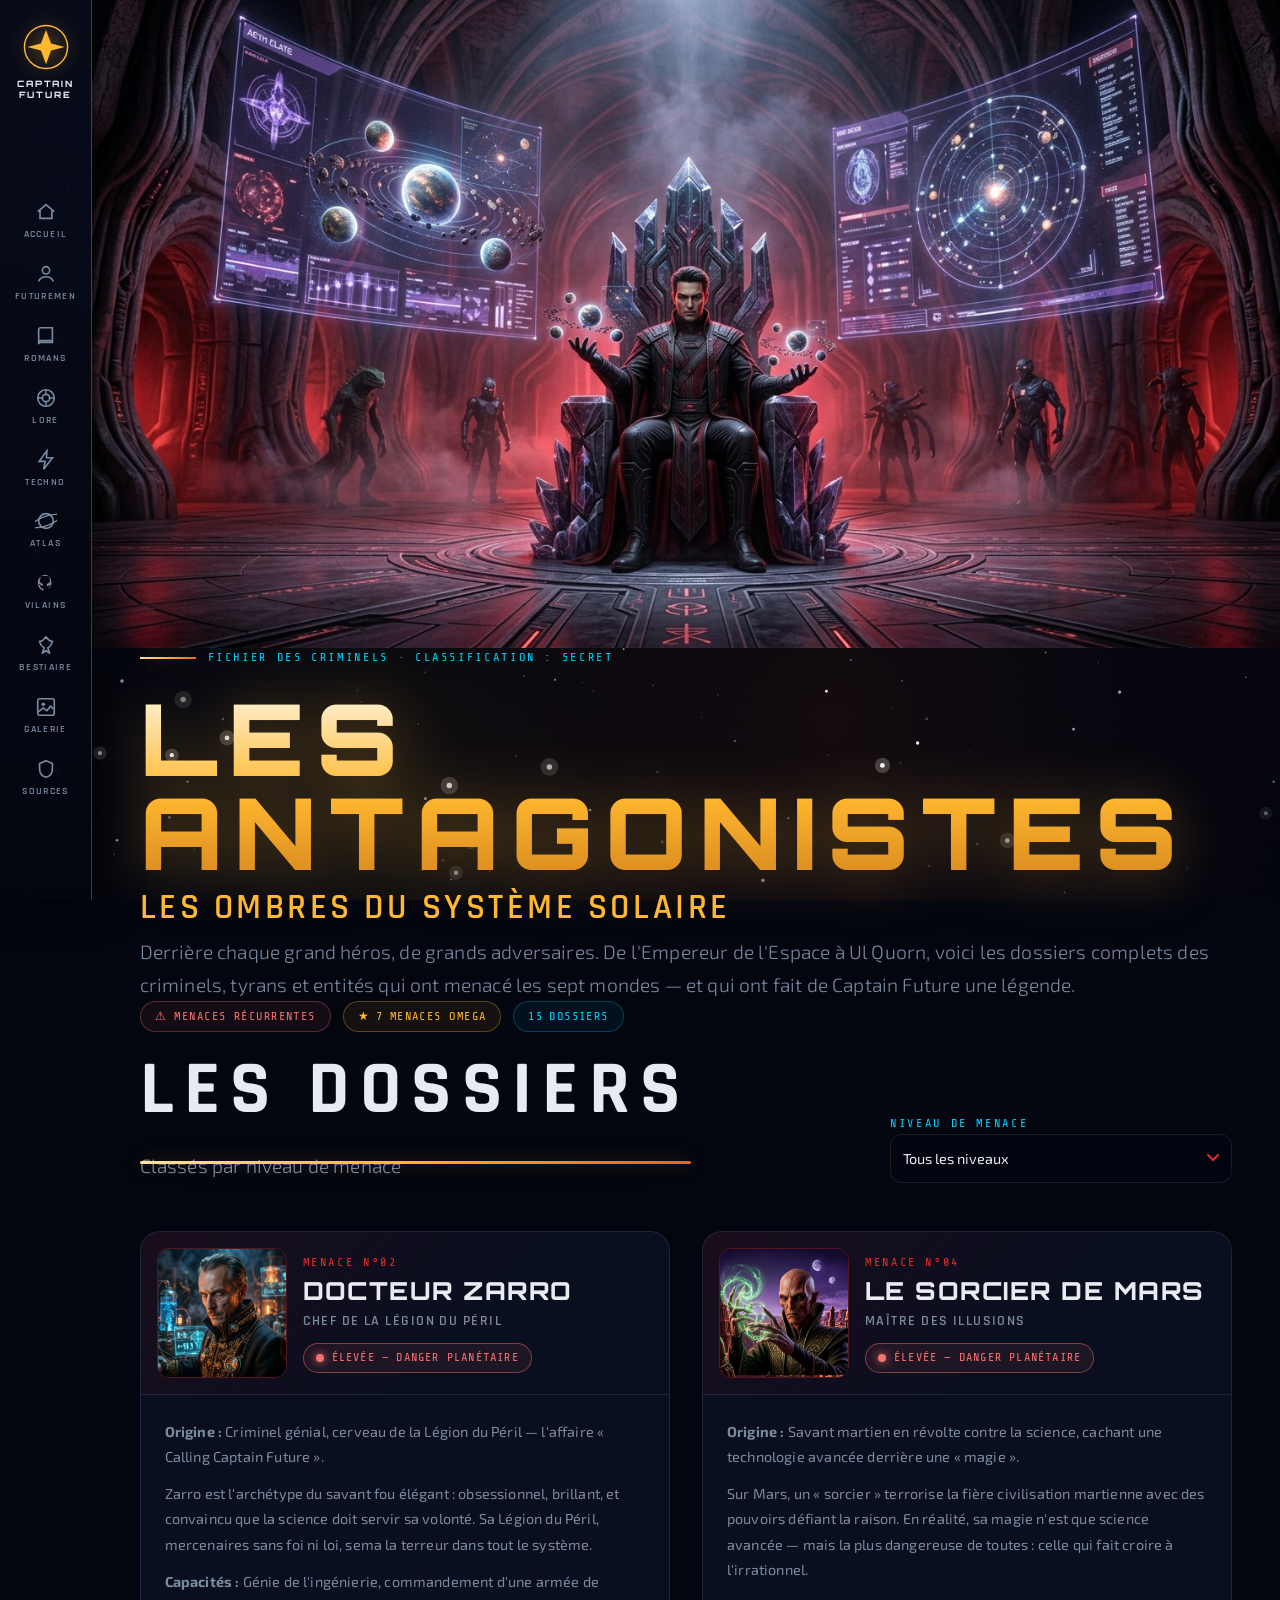
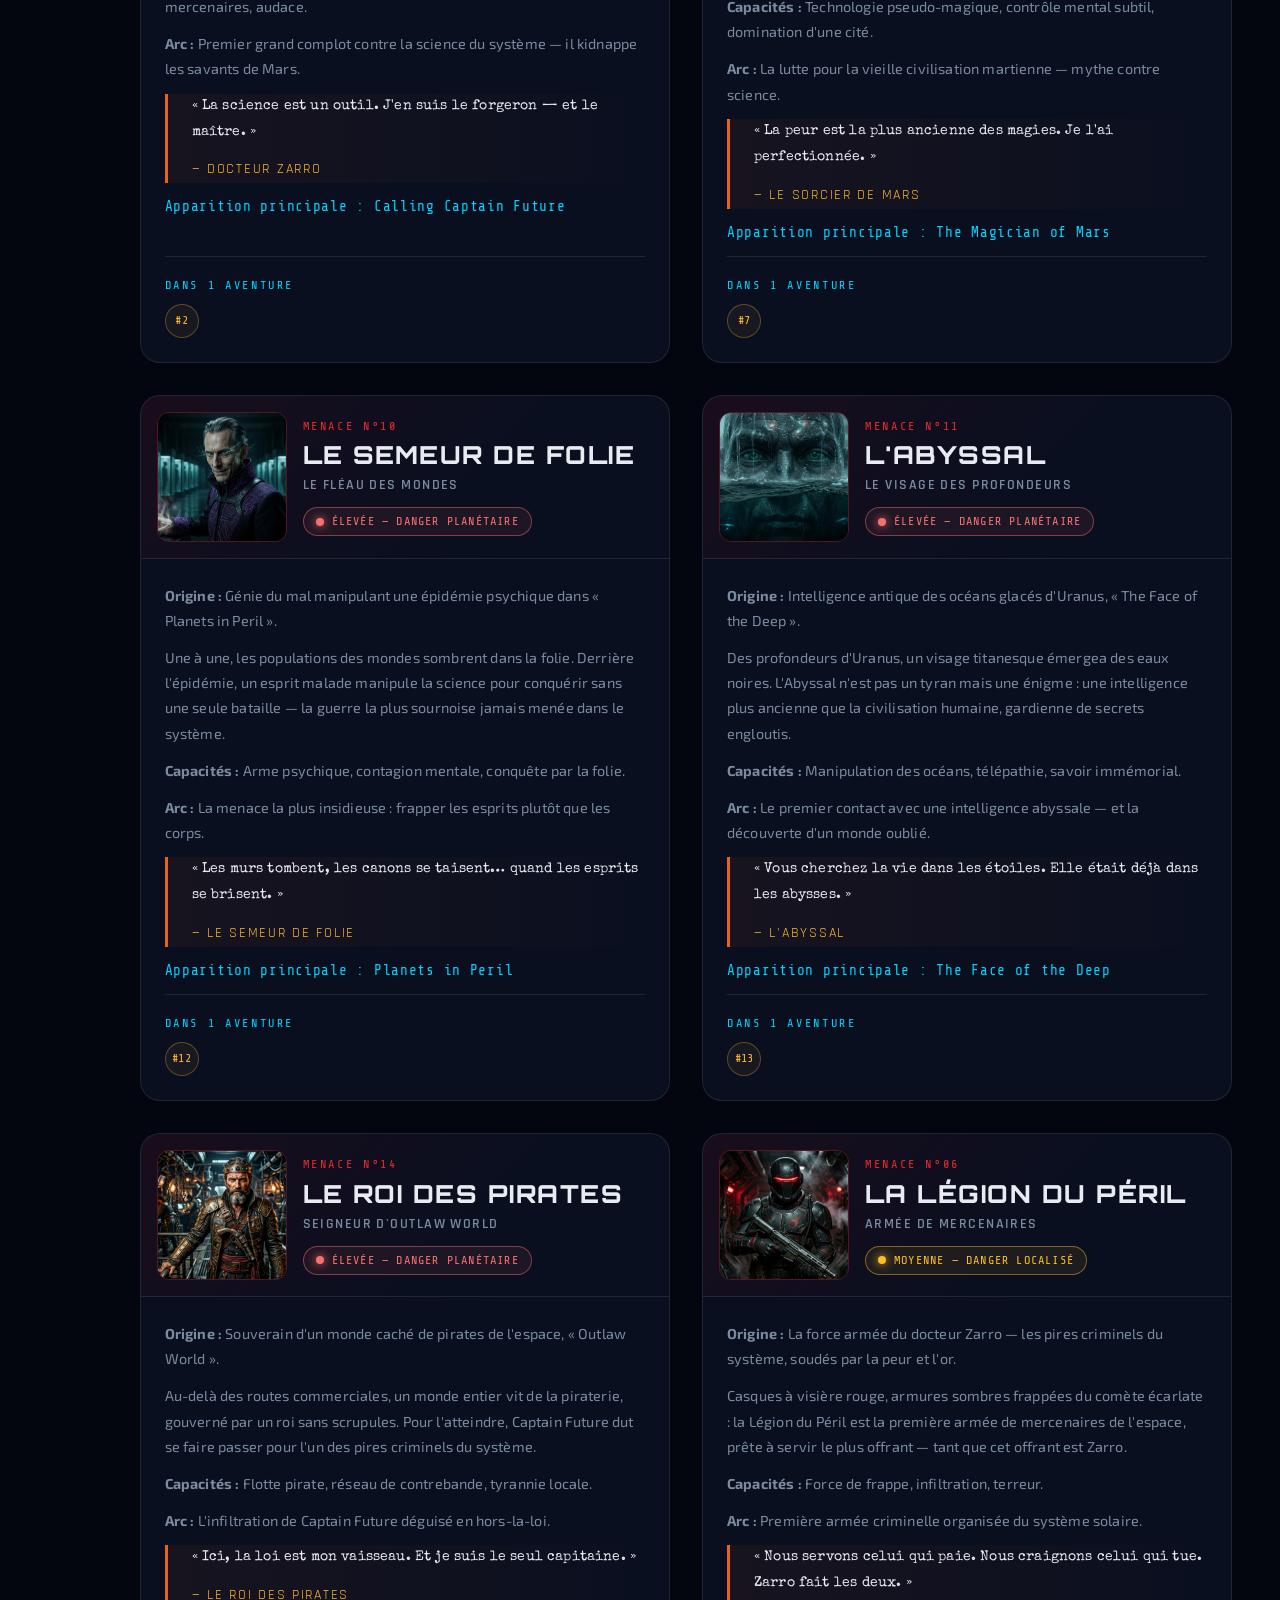
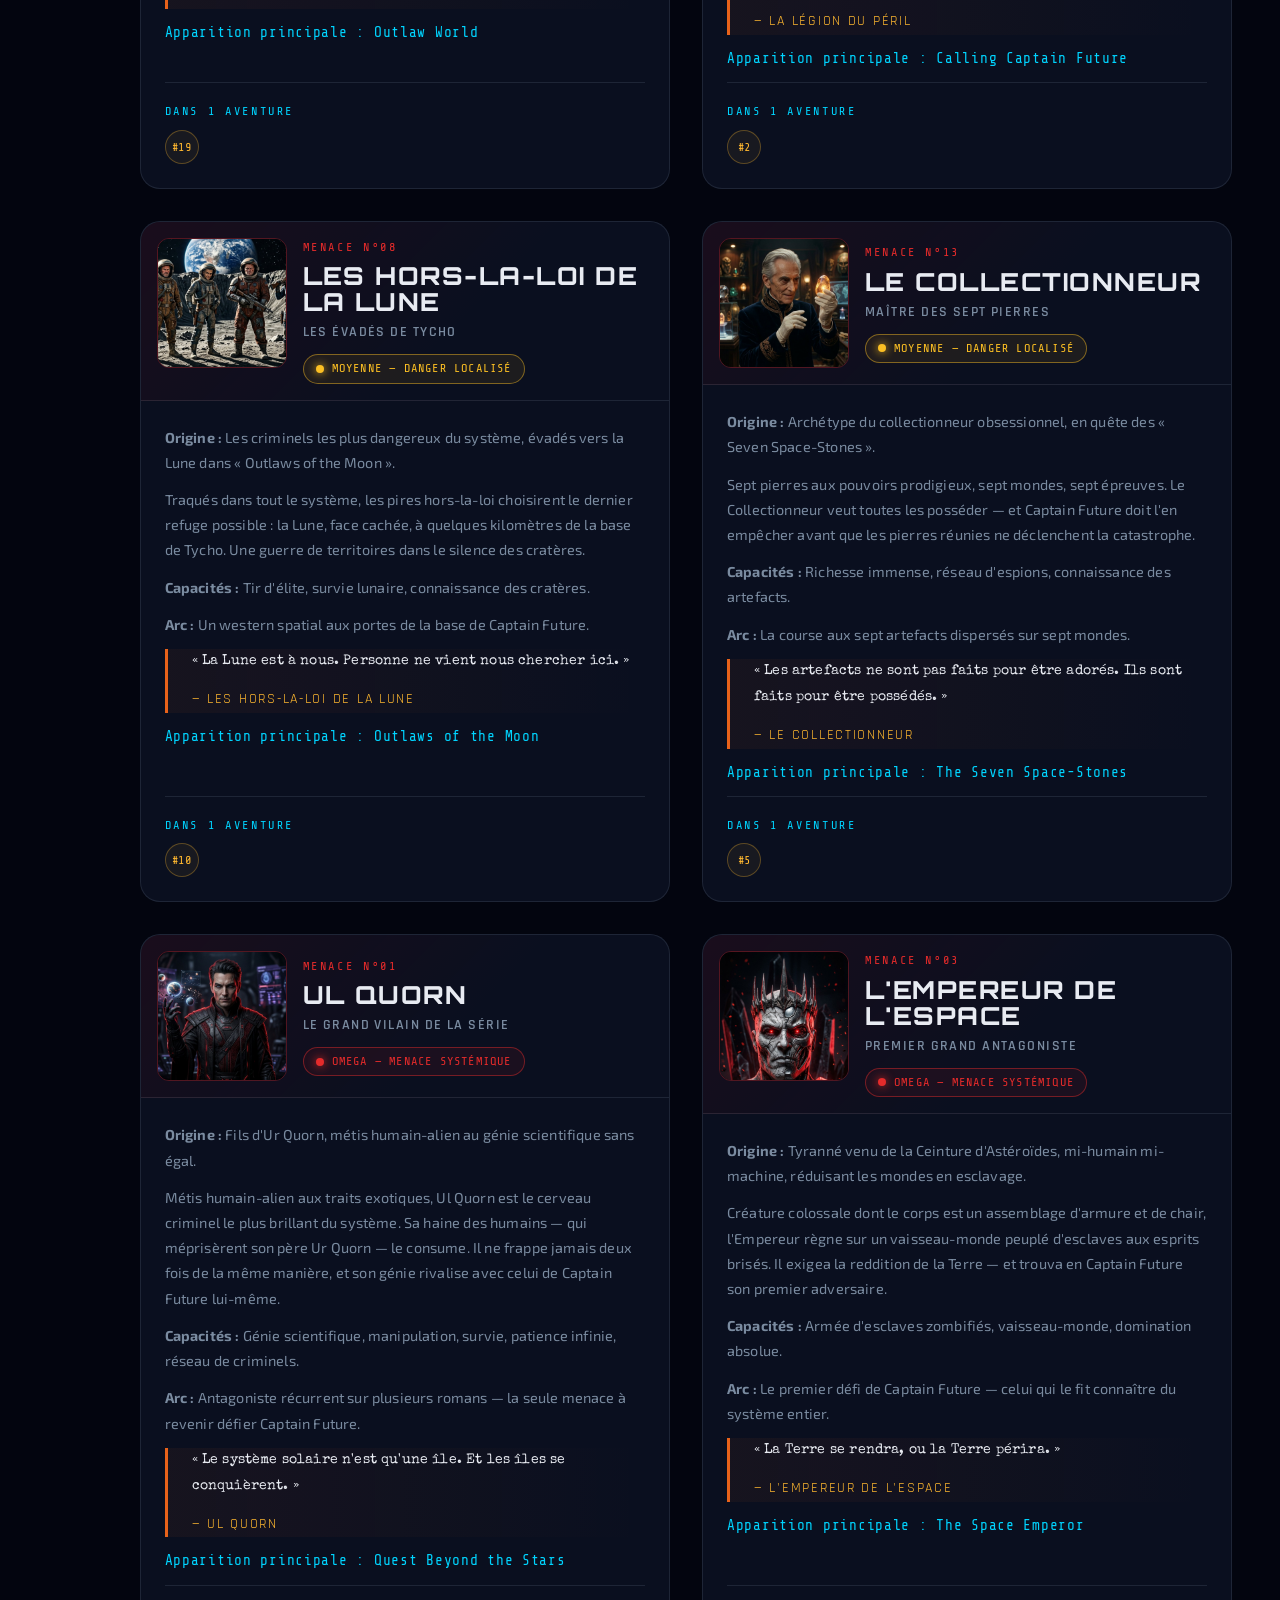
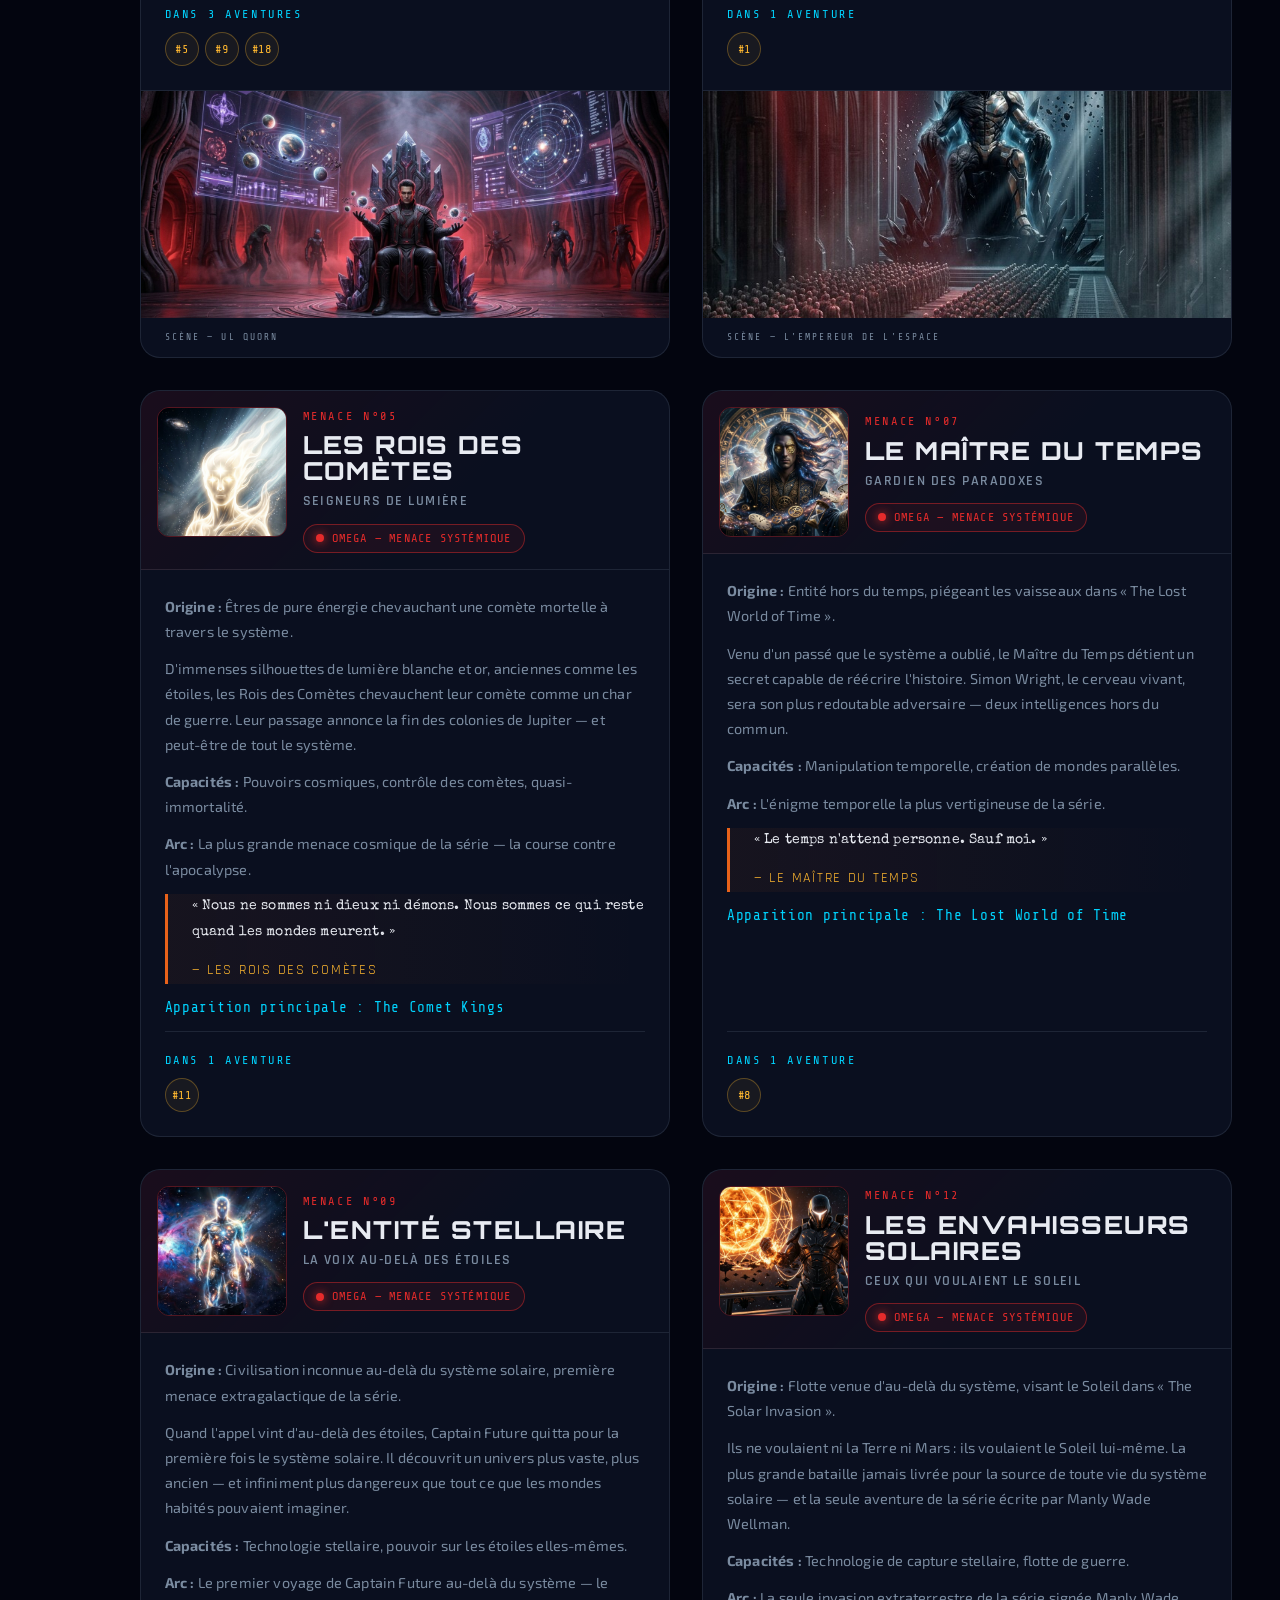
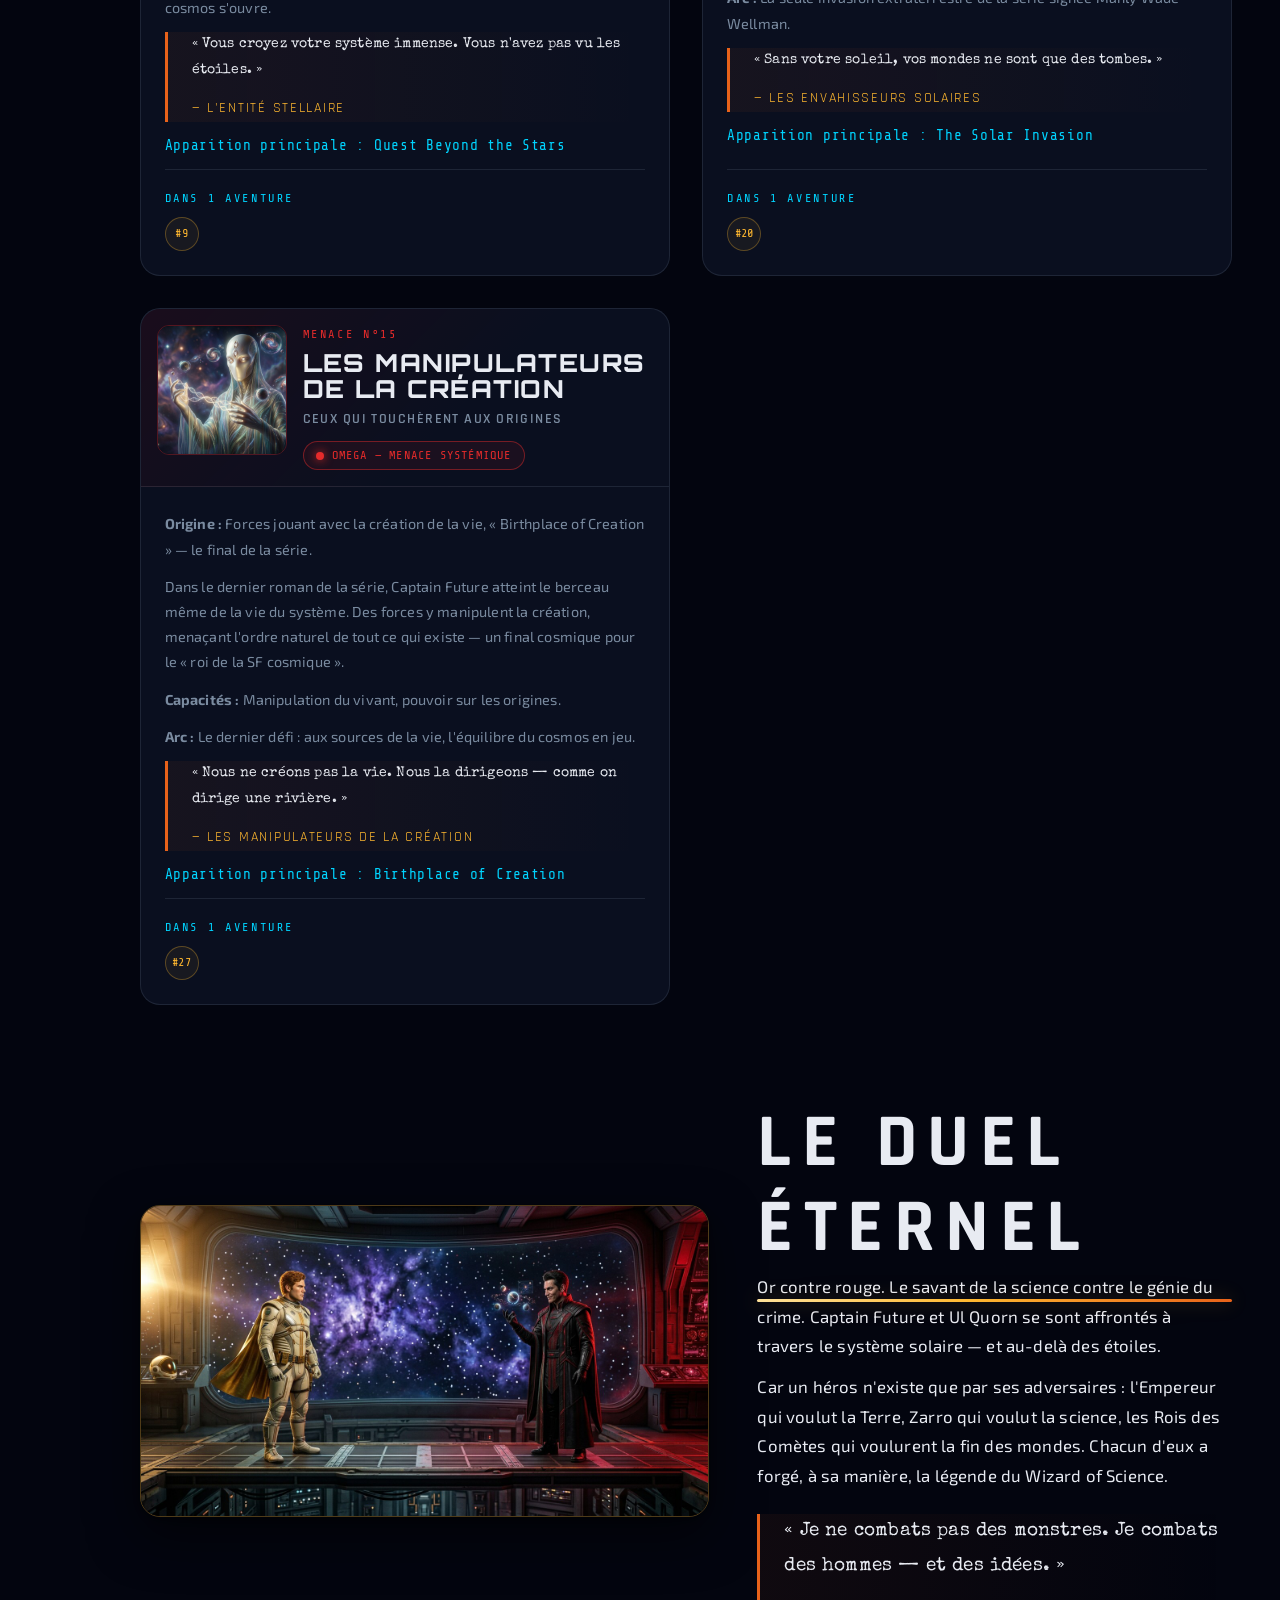
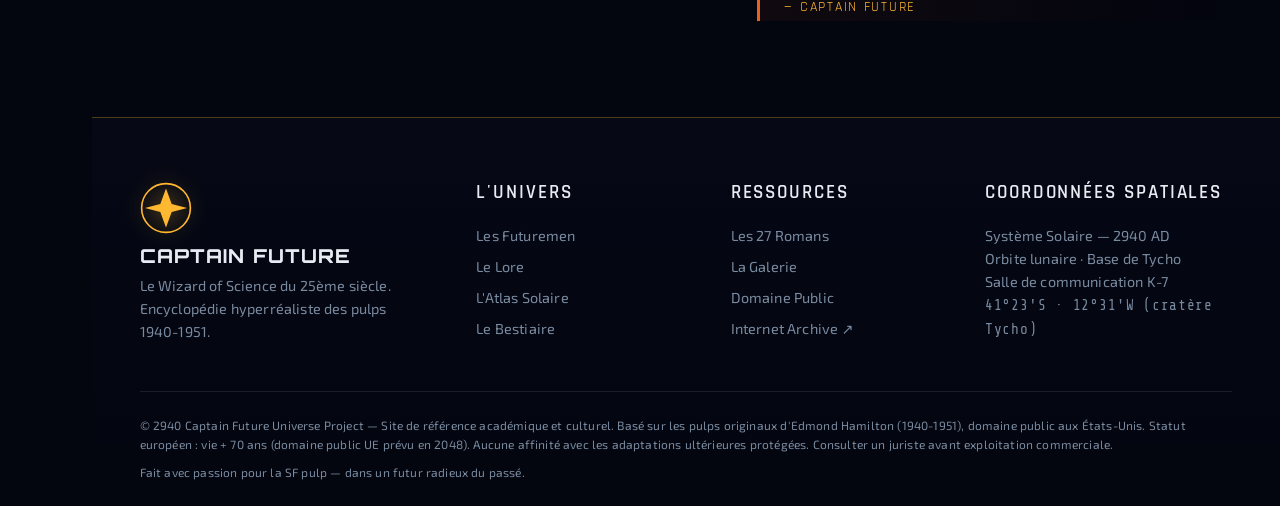
<file: pages/antagonistes.html>
<!DOCTYPE html>
<html lang="fr">
<head>
  <meta charset="UTF-8">
  <meta name="viewport" content="width=device-width, initial-scale=1.0">
  <title>Les Antagonistes — Les Vilains de Captain Future | Encyclopédie Hyperréaliste</title>
  <meta name="description" content="Les grands antagonistes de Captain Future : Ul Quorn, le docteur Zarro, l'Empereur de l'Espace, le Sorcier de Mars, les Rois des Comètes… Dossiers complets des pulps originaux 1940-1951.">
  <meta name="author" content="Captain Future Universe Project">
  <meta name="theme-color" content="#03050F">

  <meta property="og:type" content="website">
  <meta property="og:title" content="Les Antagonistes — Les Vilains de Captain Future">
  <meta property="og:description" content="Ul Quorn, Zarro, l'Empereur de l'Espace… Les dossiers des grands méchants du système solaire.">
  <meta property="og:image" content="../images/characters/ul_quorn_lair_full_scene.jpg">
  <meta property="og:locale" content="fr_FR">

  <link rel="icon" href="data:image/svg+xml,%3Csvg xmlns='http://www.w3.org/2000/svg' viewBox='0 0 64 64'%3E%3Ccircle cx='32' cy='32' r='30' fill='%2303050F' stroke='%23FFB830' stroke-width='3'/%3E%3Cpath d='M32 10 L38 28 L56 32 L38 36 L32 54 L26 36 L8 32 L26 28 Z' fill='%23FFB830'/%3E%3C/svg%3E">

  <link rel="preconnect" href="https://fonts.googleapis.com">
  <link rel="preconnect" href="https://fonts.gstatic.com" crossorigin>
  <link href="https://fonts.googleapis.com/css2?family=Orbitron:wght@400;500;600;700;800;900&family=Rajdhani:wght@400;500;600;700&family=Exo+2:ital,wght@0,300;0,400;0,500;0,600;0,700;1,400&family=Share+Tech+Mono&family=Special+Elite&display=swap" rel="stylesheet">

  <link rel="stylesheet" href="../css/variables.css">
  <link rel="stylesheet" href="../css/reset.css">
  <link rel="stylesheet" href="../css/typography.css">
  <link rel="stylesheet" href="../css/components.css">
  <link rel="stylesheet" href="../css/main.css">
  <link rel="stylesheet" href="../css/animations.css">
  <link rel="stylesheet" href="../css/lore.css">
  <link rel="stylesheet" href="../css/responsive.css">

  <style>
    .preloader{position:fixed;inset:0;z-index:var(--z-preloader);background:var(--color-bg-primary);display:flex;flex-direction:column;align-items:center;justify-content:center;gap:2rem;transition:opacity .8s var(--ease-out-expo),visibility .8s}
    .preloader.hidden{opacity:0;visibility:hidden;pointer-events:none}
    .preloader-logo{width:110px;height:110px;animation:spinLogo 2.4s linear infinite}
    .preloader-bar{width:min(320px,70vw);height:3px;background:rgba(255,184,48,.15);border-radius:999px;overflow:hidden}
    .preloader-bar-fill{height:100%;width:0;background:var(--gradient-gold);border-radius:999px;animation:preloaderFill 2.2s var(--ease-out-expo) forwards}
    .preloader-text{font-family:var(--font-mono);font-size:var(--text-xs);letter-spacing:.35em;color:var(--color-accent-cyan);text-transform:uppercase}
  </style>
</head>

<body data-page="antagonistes">

  <div class="preloader" id="preloader" role="status" aria-label="Chargement">
    <svg class="preloader-logo" viewBox="0 0 64 64" aria-hidden="true">
      <circle cx="32" cy="32" r="30" fill="none" stroke="#FFB830" stroke-width="2" stroke-dasharray="140 60"/>
      <path d="M32 8 L39 27 L58 32 L39 37 L32 56 L25 37 L6 32 L25 27 Z" fill="#FFB830"/>
    </svg>
    <div class="preloader-bar"><div class="preloader-bar-fill"></div></div>
    <p class="preloader-text">Ouverture du fichier des criminels…</p>
  </div>

  <canvas id="starfield" class="bg-canvas" aria-hidden="true"></canvas>
  <div class="bg-scanlines" aria-hidden="true"></div>

  <a class="skip-link" href="#main">Aller au contenu</a>

  <!-- ══════════════ NAVIGATION ══════════════ -->
  <header class="side-nav" id="sideNav" data-nav>
    <div class="nav-logo" data-tooltip="Accueil">
      <a href="../index.html" aria-label="Captain Future — Accueil">
        <svg viewBox="0 0 64 64" aria-hidden="true">
          <circle cx="32" cy="32" r="30" fill="none" stroke="#FFB830" stroke-width="2"/>
          <path d="M32 8 L39 27 L58 32 L39 37 L32 56 L25 37 L6 32 L25 27 Z" fill="#FFB830"/>
        </svg>
        <span class="nav-logo-text">CAPTAIN<br>FUTURE</span>
      </a>
    </div>
    <nav class="nav-links" aria-label="Navigation principale">
      <a href="../index.html" class="nav-link" data-warp><svg viewBox="0 0 24 24" aria-hidden="true"><path d="M3 11.5 12 4l9 7.5M5.5 10v9h13v-9" fill="none" stroke="currentColor" stroke-width="1.8"/></svg><span>Accueil</span></a>
      <a href="futuremen.html" class="nav-link" data-warp><svg viewBox="0 0 24 24" aria-hidden="true"><circle cx="12" cy="8" r="4" fill="none" stroke="currentColor" stroke-width="1.8"/><path d="M4 20c1.5-3.5 4.5-5 8-5s6.5 1.5 8 5" fill="none" stroke="currentColor" stroke-width="1.8"/></svg><span>Futuremen</span></a>
      <a href="romans.html" class="nav-link" data-warp><svg viewBox="0 0 24 24" aria-hidden="true"><path d="M4 5a2 2 0 0 1 2-2h13v16H6a2 2 0 0 0-2 2z" fill="none" stroke="currentColor" stroke-width="1.8"/><path d="M4 19a2 2 0 0 1 2-2h13" fill="none" stroke="currentColor" stroke-width="1.8"/></svg><span>Romans</span></a>
      <a href="lore.html" class="nav-link" data-warp><svg viewBox="0 0 24 24" aria-hidden="true"><circle cx="12" cy="12" r="9" fill="none" stroke="currentColor" stroke-width="1.8"/><circle cx="12" cy="12" r="4" fill="none" stroke="currentColor" stroke-width="1.8"/><path d="M12 3v6m0 6v6M3 12h6m6 0h6" fill="none" stroke="currentColor" stroke-width="1.5"/></svg><span>Lore</span></a>
      <a href="technologie.html" class="nav-link" data-warp><svg viewBox="0 0 24 24" aria-hidden="true"><path d="M13 2 4.5 13.5H11L9.5 22 19 9.5h-6.5z" fill="none" stroke="currentColor" stroke-width="1.8"/></svg><span>Techno</span></a>
      <a href="planetes.html" class="nav-link" data-warp><svg viewBox="0 0 24 24" aria-hidden="true"><circle cx="12" cy="12" r="8" fill="none" stroke="currentColor" stroke-width="1.8"/><ellipse cx="12" cy="12" rx="16" ry="5" fill="none" stroke="currentColor" stroke-width="1.4" transform="rotate(-20 12 12)"/></svg><span>Atlas</span></a>
      <a href="antagonistes.html" class="nav-link" data-warp aria-current="page"><svg viewBox="0 0 24 24" aria-hidden="true"><path d="M12 3a9 9 0 0 0-3.5 17.3c.5.1.7-.2.7-.5v-1.6c-2.9-.6-3.5-2-3.7-3.2-.2-.6-.6-1.1-1.2-1.3-.4-.2-.9-.4-.3-.8.6-.3 1.3.2 1.9.9.7 1 1.9 1.4 3 .7-.1-.6-.4-1.1-.3-1.7-2-.3-3.4-1.7-3.4-3.6 0-.8.3-1.6.8-2.2-.3-.9 0-1.9.6-2.7.9-.3 1.8.2 2.2.4.6-.2 1.3-.3 2-.3s1.4.1 2 .3c.4-.2 1.3-.7 2.2-.4.6.8.9 1.8.6 2.7.5.6.8 1.4.8 2.2 0 1.9-1.4 3.3-3.4 3.6.2.8 0 1.5-.4 2.1.7.5 1.6.4 2.2 0 .4-.3.8-.6 1.2-.6.4 0 .9.3.8.7-.1.4-.5.7-.9 1.1-.6.5-.7.9-.8 1.1 0 .6.2 1.2.2 1.2-.5.2-.9.3-1.1.3A9 9 0 0 0 12 3z" fill="currentColor"/></svg><span>Vilains</span></a>
      <a href="bestiary.html" class="nav-link" data-warp><svg viewBox="0 0 24 24" aria-hidden="true"><path d="M12 3c2 3 4 5 7 5-1 4-3 6-5 7l2 6-4-3-4 3 2-6c-2-1-4-3-5-7 3 0 5-2 7-5z" fill="none" stroke="currentColor" stroke-width="1.8" stroke-linejoin="round"/></svg><span>Bestiaire</span></a>
      <a href="galerie.html" class="nav-link" data-warp><svg viewBox="0 0 24 24" aria-hidden="true"><rect x="3" y="3" width="18" height="18" rx="2" fill="none" stroke="currentColor" stroke-width="1.8"/><circle cx="9" cy="9" r="2" fill="currentColor"/><path d="m4 17 5-4 4 3 4-5 3 3" fill="none" stroke="currentColor" stroke-width="1.8" stroke-linejoin="round"/></svg><span>Galerie</span></a>
      <a href="sources.html" class="nav-link" data-warp><svg viewBox="0 0 24 24" aria-hidden="true"><path d="M12 3 5 6v6c0 4.5 3 8 7 9 4-1 7-4.5 7-9V6z" fill="none" stroke="currentColor" stroke-width="1.8" stroke-linejoin="round"/></svg><span>Sources</span></a>
    </nav>
    <button class="nav-burger" id="navBurger" aria-label="Ouvrir le menu" aria-expanded="false" aria-controls="navDrawer"><span></span><span></span><span></span></button>
  </header>

  <div class="nav-drawer" id="navDrawer" aria-hidden="true">
    <button class="drawer-close" id="drawerClose" aria-label="Fermer le menu">✕</button>
    <nav class="drawer-links" aria-label="Navigation mobile"></nav>
    <p class="drawer-foot data-readout">2940 AD — Système Solaire</p>
  </div>
  <div class="nav-backdrop" id="navBackdrop" aria-hidden="true"></div>

  <main id="main" class="site-main">

    <!-- ══════════════ HERO ══════════════ -->
    <header class="page-hero" data-parallax data-speed="0.22">
      <img src="../images/characters/ul_quorn_lair_full_scene.jpg" alt="" class="page-hero-bg" aria-hidden="true">
      <div class="page-hero-overlay" aria-hidden="true"></div>
      <div class="container page-hero-content">
        <p class="hero-kicker hud-label" data-reveal>
          <span class="hero-kicker-line"></span> Fichier des criminels · Classification : secret
        </p>
        <h1 class="display-hero page-hero-title" data-reveal data-delay="150">Les Antagonistes</h1>
        <p class="heading-sub" data-reveal data-delay="300">Les ombres du système solaire</p>
        <p class="lead page-hero-lead" data-reveal data-delay="450">
          Derrière chaque grand héros, de grands adversaires. De l'Empereur de l'Espace à
          Ul Quorn, voici les dossiers complets des criminels, tyrans et entités qui ont
          menacé les sept mondes — et qui ont fait de Captain Future une légende.
        </p>
        <div class="hero-badges" data-reveal data-delay="600">
          <span class="badge badge-red">⚠ Menaces récurrentes</span>
          <span class="badge badge-gold">★ <span id="statOmega">0</span> menaces Omega</span>
          <span class="badge badge-cyan"><span id="statTotal">0</span> dossiers</span>
        </div>
      </div>
    </header>

    <!-- ══════════════ FILTRE ══════════════ -->
    <section class="vilains-section" aria-label="Dossiers des antagonistes">
      <div class="container">
        <div class="section-head section-head-row" data-reveal>
          <div>
            <h2 class="heading-section">Les Dossiers</h2>
            <p class="section-sub lead">Classés par niveau de menace</p>
          </div>
          <label class="filter-field">
            <span class="hud-label">Niveau de menace</span>
            <select id="filterMenace" aria-label="Filtrer par niveau de menace">
              <option value="all">Tous les niveaux</option>
              <option value="OMEGA">Omega</option>
              <option value="ÉLEVÉE">Élevée</option>
              <option value="MOYENNE">Moyenne</option>
            </select>
          </label>
        </div>

        <div class="vilains-grid" id="villainsGrid" data-reveal></div>
      </div>
    </section>

    <!-- ══════════════ FACE-À-FACE ══════════════ -->
    <section class="vs-section" aria-label="Le duel éternel">
      <div class="container vs-grid">
        <figure class="vs-media" data-reveal>
          <img src="../images/characters/captain_future_vs_ul_quorn_showdown.jpg" alt="Captain Future face à Ul Quorn, la tension avant le combat" loading="lazy">
        </figure>
        <div class="vs-copy" data-reveal data-delay="150">
          <h2 class="heading-section">Le Duel Éternel</h2>
          <p class="body-copy">
            Or contre rouge. Le savant de la science contre le génie du crime. Captain Future
            et Ul Quorn se sont affrontés à travers le système solaire — et au-delà des étoiles.
          </p>
          <p class="body-copy">
            Car un héros n'existe que par ses adversaires : l'Empereur qui voulut la Terre,
            Zarro qui voulut la science, les Rois des Comètes qui voulurent la fin des mondes.
            Chacun d'eux a forgé, à sa manière, la légende du Wizard of Science.
          </p>
          <blockquote class="pulp-quote">
            « Je ne combats pas des monstres. Je combats des hommes — et des idées. »
            <footer>— Captain Future</footer>
          </blockquote>
        </div>
      </div>
    </section>

  </main>

  <!-- ══════════════ FOOTER ══════════════ -->
  <footer class="site-footer" role="contentinfo">
    <div class="container footer-grid">
      <div class="footer-brand">
        <svg class="footer-logo" viewBox="0 0 64 64" aria-hidden="true">
          <circle cx="32" cy="32" r="30" fill="none" stroke="#FFB830" stroke-width="2"/>
          <path d="M32 8 L39 27 L58 32 L39 37 L32 56 L25 37 L6 32 L25 27 Z" fill="#FFB830"/>
        </svg>
        <p class="display-title t-md">CAPTAIN FUTURE</p>
        <p class="t-sm muted">Le Wizard of Science du 25ème siècle.<br>Encyclopédie hyperréaliste des pulps 1940-1951.</p>
      </div>
      <nav class="footer-col" aria-label="Univers">
        <h4 class="footer-title heading-sub">L'Univers</h4>
        <a href="futuremen.html" data-warp>Les Futuremen</a>
        <a href="lore.html" data-warp>Le Lore</a>
        <a href="planetes.html" data-warp>L'Atlas Solaire</a>
        <a href="bestiary.html" data-warp>Le Bestiaire</a>
      </nav>
      <nav class="footer-col" aria-label="Ressources">
        <h4 class="footer-title heading-sub">Ressources</h4>
        <a href="romans.html" data-warp>Les 27 Romans</a>
        <a href="galerie.html" data-warp>La Galerie</a>
        <a href="sources.html" data-warp>Domaine Public</a>
        <a href="https://archive.org/search?query=%22captain+future%22" target="_blank" rel="noopener">Internet Archive ↗</a>
      </nav>
      <div class="footer-col">
        <h4 class="footer-title heading-sub">Coordonnées Spatiales</h4>
        <p class="t-sm muted">Système Solaire — 2940 AD<br>Orbite lunaire · Base de Tycho<br>Salle de communication K-7<br><span class="data-readout">41°23′S · 12°31′W (cratère Tycho)</span></p>
      </div>
    </div>
    <div class="footer-legal container">
      <p class="t-xs muted">
        © 2940 Captain Future Universe Project — Site de référence académique et culturel.
        Basé sur les pulps originaux d'Edmond Hamilton (1940-1951), domaine public aux États-Unis.
        Statut européen : vie + 70 ans (domaine public UE prévu en 2048). Aucune affinité avec les
        adaptations ultérieures protégées. Consulter un juriste avant exploitation commerciale.
      </p>
      <p class="t-xs muted">Fait avec passion pour la SF pulp — dans un futur radieux du passé.</p>
    </div>
  </footer>

  <div class="warp-overlay" id="warpOverlay" aria-hidden="true">
    <div class="warp-lines"></div>
    <span class="warp-text hud-label">Transition warp…</span>
  </div>

  <button class="back-to-top" id="backToTop" aria-label="Retour en haut">
    <svg viewBox="0 0 24 24" aria-hidden="true"><path d="M12 19V5m0 0-6 6m6-6 6 6" fill="none" stroke="currentColor" stroke-width="2.2" stroke-linecap="round"/></svg>
  </button>

  <script src="../js/starfield.js"></script>
  <script src="../js/parallax.js"></script>
  <script src="../js/nav.js"></script>
  <script src="../js/transitions.js"></script>
  <script src="../js/app.js"></script>
  <script src="../js/antagonistes-data.js"></script>
  <script src="../js/antagonistes.js"></script>
</body>
</html>
</file>
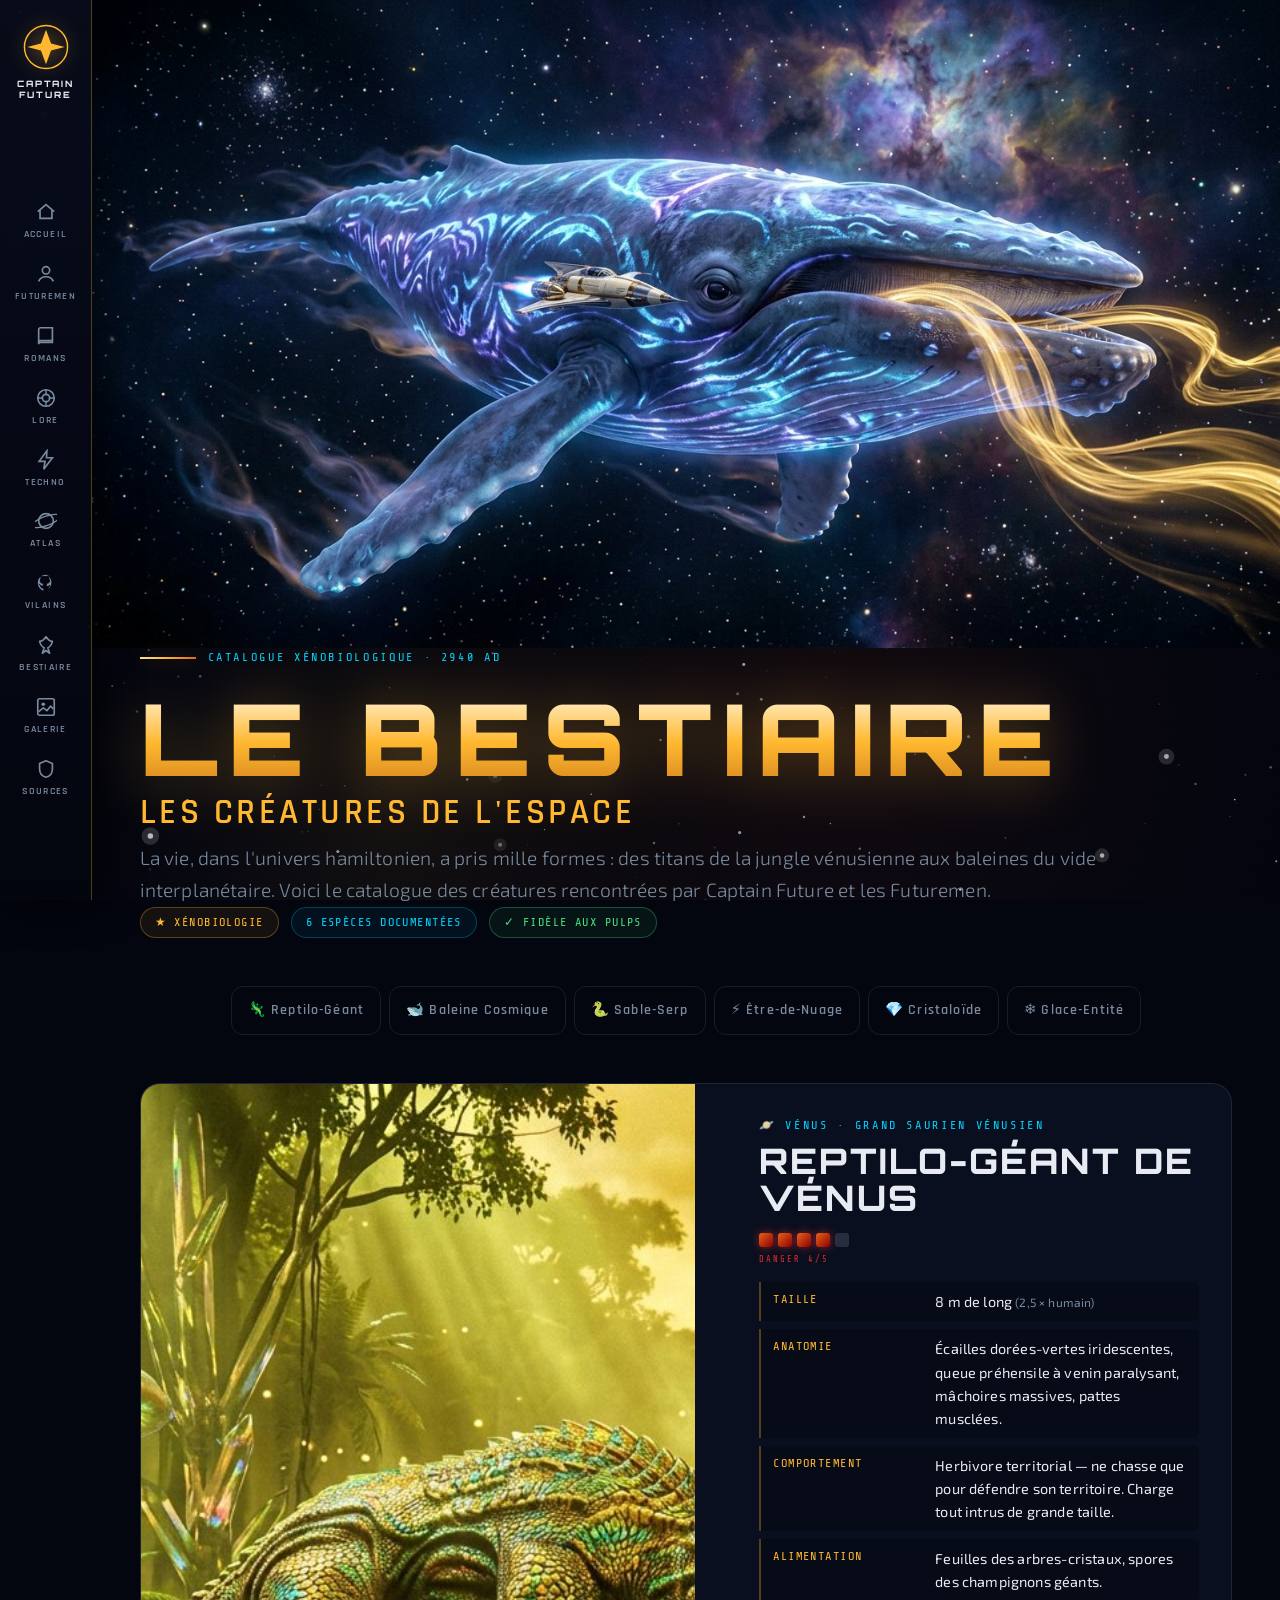
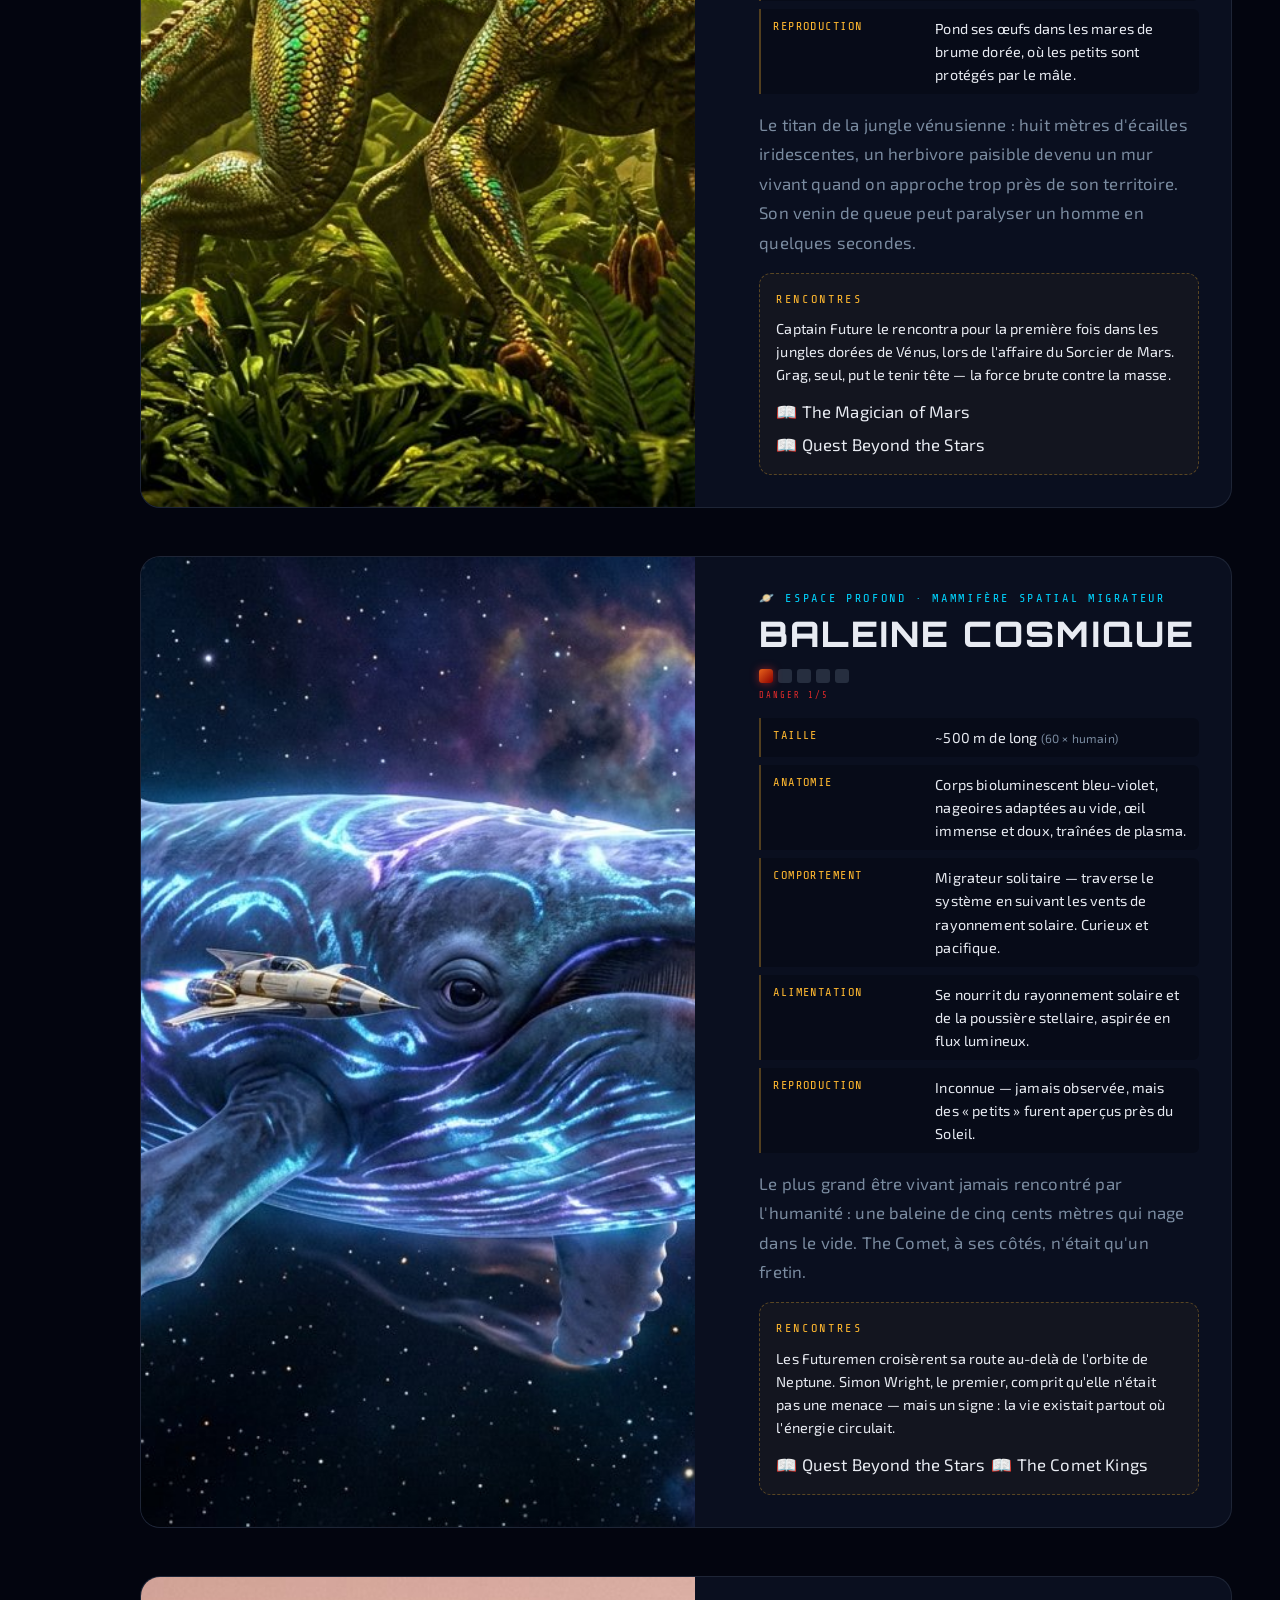
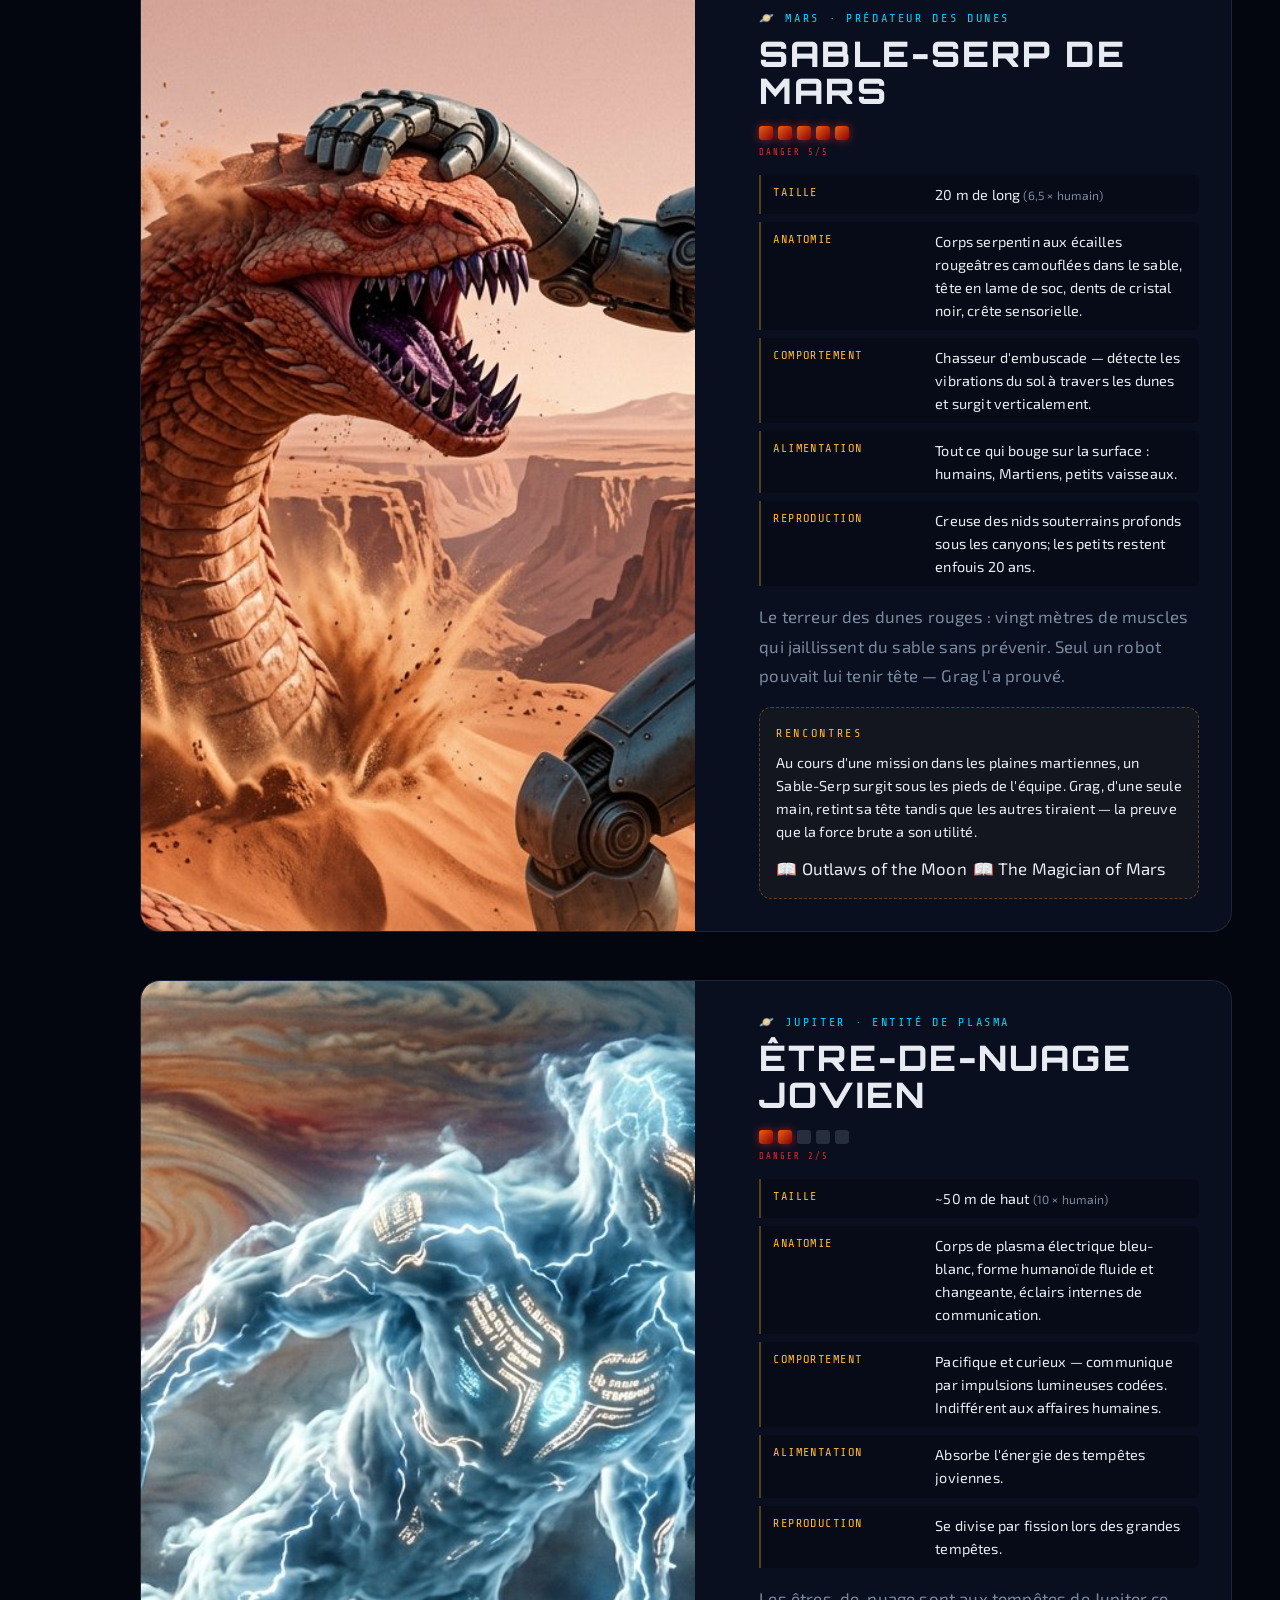
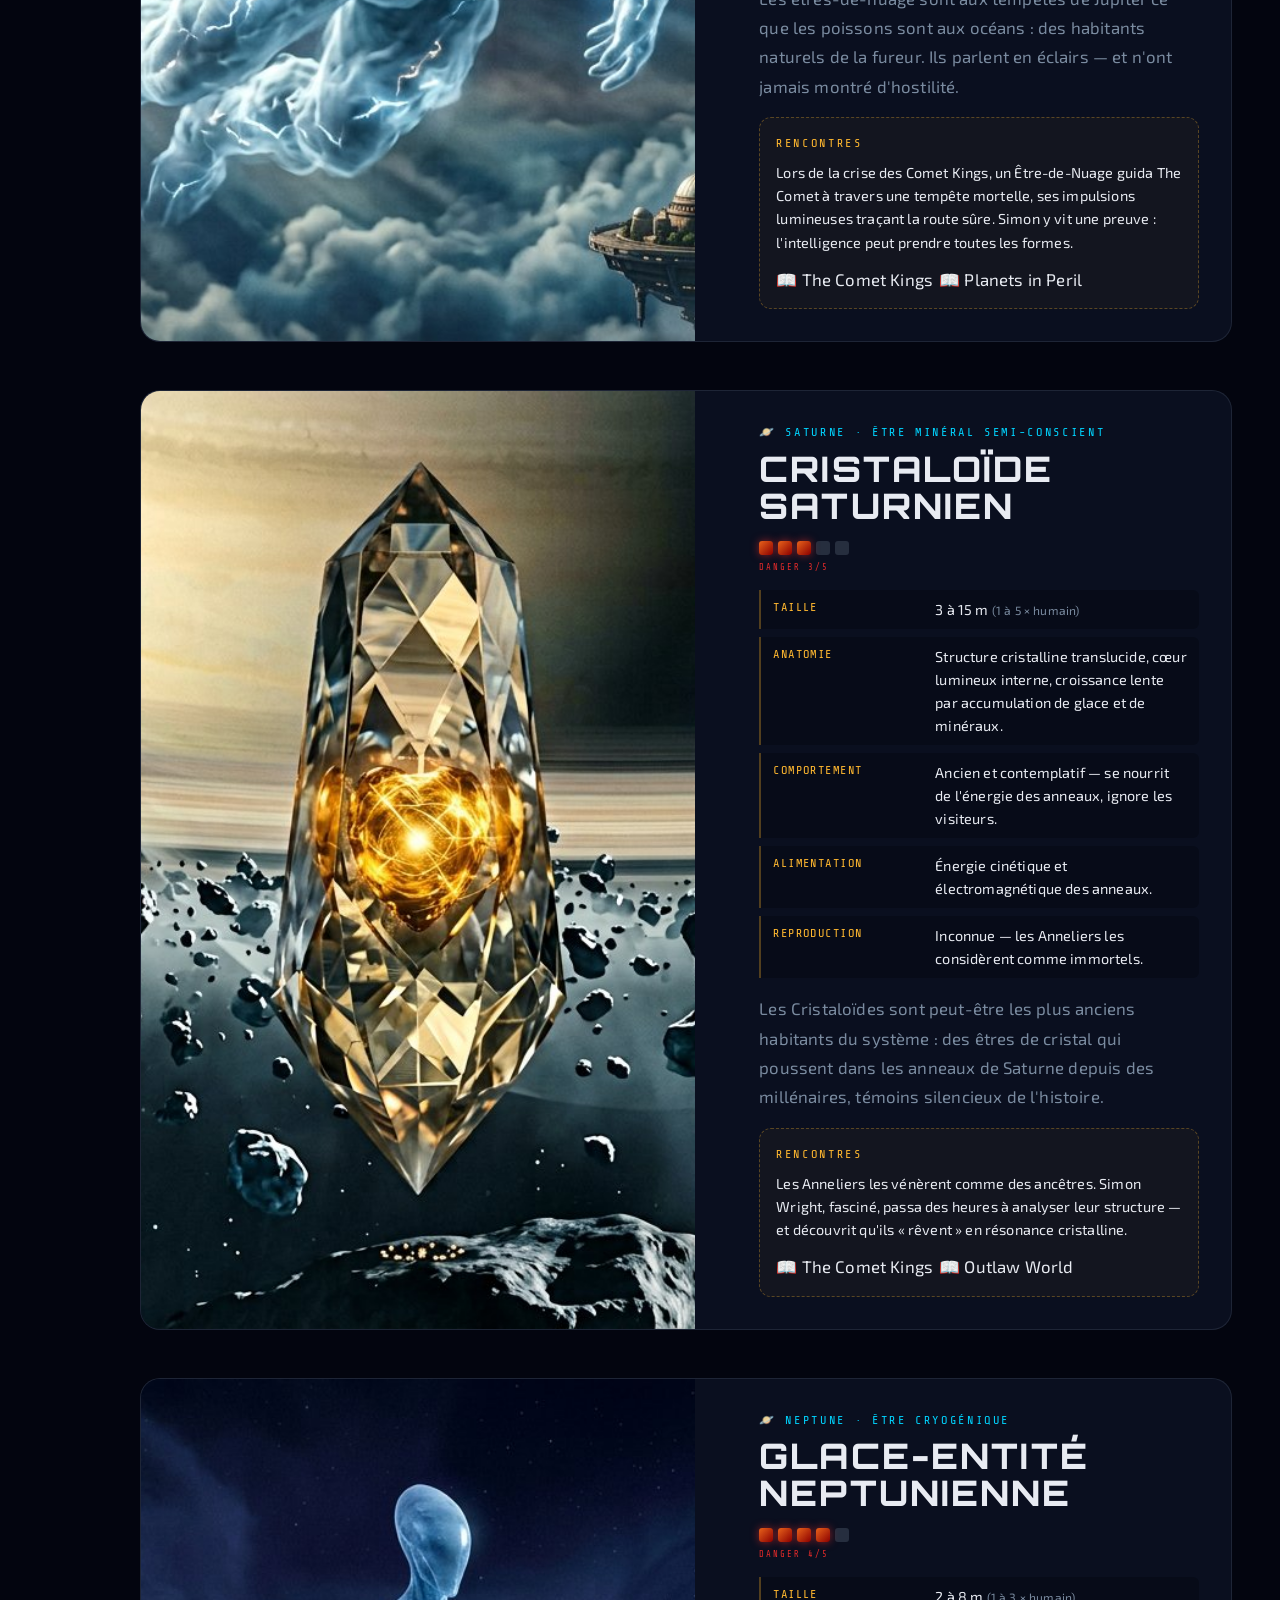
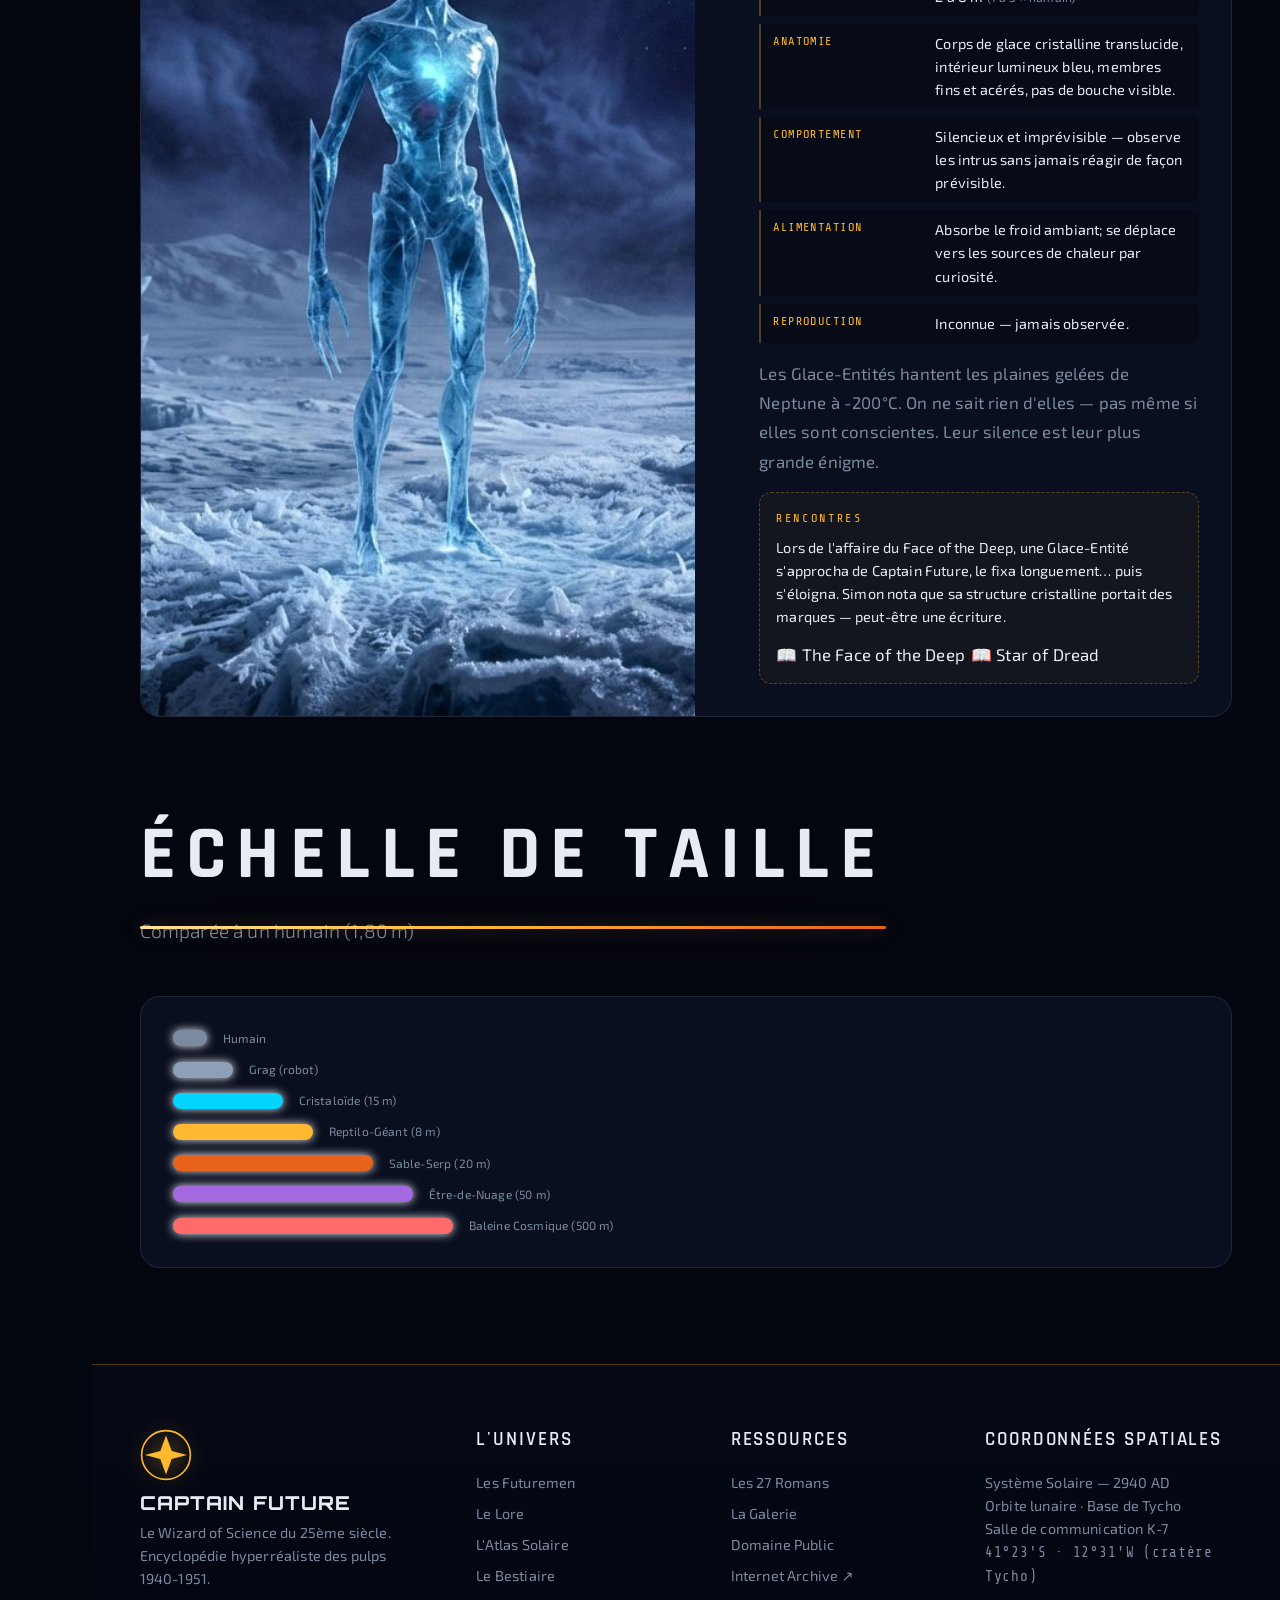
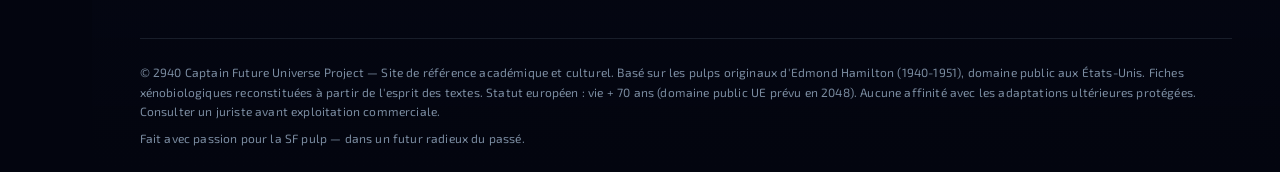
<file: pages/bestiary.html>
<!DOCTYPE html>
<html lang="fr">
<head>
  <meta charset="UTF-8">
  <meta name="viewport" content="width=device-width, initial-scale=1.0">
  <title>Le Bestiaire Alien — Les Créatures de l'Espace | Captain Future — Encyclopédie Hyperréaliste</title>
  <meta name="description" content="Le bestiaire naturaliste des créatures aliens de l'univers de Captain Future : reptile géant de Vénus, baleine cosmique, sable-serp de Mars, être-de-nuage jovien — pulps originaux 1940-1951.">
  <meta name="author" content="Captain Future Universe Project">
  <meta name="theme-color" content="#03050F">

  <meta property="og:type" content="website">
  <meta property="og:title" content="Le Bestiaire Alien — Captain Future">
  <meta property="og:description" content="Les créatures de l'espace : xénobiologie de l'univers hamiltonien en 2940.">
  <meta property="og:image" content="../images/characters/cosmic_whale_space.jpg">
  <meta property="og:locale" content="fr_FR">

  <link rel="icon" href="data:image/svg+xml,%3Csvg xmlns='http://www.w3.org/2000/svg' viewBox='0 0 64 64'%3E%3Ccircle cx='32' cy='32' r='30' fill='%2303050F' stroke='%23FFB830' stroke-width='3'/%3E%3Cpath d='M32 10 L38 28 L56 32 L38 36 L32 54 L26 36 L8 32 L26 28 Z' fill='%23FFB830'/%3E%3C/svg%3E">

  <link rel="preconnect" href="https://fonts.googleapis.com">
  <link rel="preconnect" href="https://fonts.gstatic.com" crossorigin>
  <link href="https://fonts.googleapis.com/css2?family=Orbitron:wght@400;500;600;700;800;900&family=Rajdhani:wght@400;500;600;700&family=Exo+2:ital,wght@0,300;0,400;0,500;0,600;0,700;1,400&family=Share+Tech+Mono&family=Special+Elite&display=swap" rel="stylesheet">

  <link rel="stylesheet" href="../css/variables.css">
  <link rel="stylesheet" href="../css/reset.css">
  <link rel="stylesheet" href="../css/typography.css">
  <link rel="stylesheet" href="../css/components.css">
  <link rel="stylesheet" href="../css/main.css">
  <link rel="stylesheet" href="../css/animations.css">
  <link rel="stylesheet" href="../css/bestiary.css">
  <link rel="stylesheet" href="../css/responsive.css">

  <style>
    .preloader{position:fixed;inset:0;z-index:var(--z-preloader);background:var(--color-bg-primary);display:flex;flex-direction:column;align-items:center;justify-content:center;gap:2rem;transition:opacity .8s var(--ease-out-expo),visibility .8s}
    .preloader.hidden{opacity:0;visibility:hidden;pointer-events:none}
    .preloader-logo{width:110px;height:110px;animation:spinLogo 2.4s linear infinite}
    .preloader-bar{width:min(320px,70vw);height:3px;background:rgba(255,184,48,.15);border-radius:999px;overflow:hidden}
    .preloader-bar-fill{height:100%;width:0;background:var(--gradient-gold);border-radius:999px;animation:preloaderFill 2.2s var(--ease-out-expo) forwards}
    .preloader-text{font-family:var(--font-mono);font-size:var(--text-xs);letter-spacing:.35em;color:var(--color-accent-cyan);text-transform:uppercase}
  </style>
</head>

<body data-page="bestiary">

  <div class="preloader" id="preloader" role="status" aria-label="Chargement">
    <svg class="preloader-logo" viewBox="0 0 64 64" aria-hidden="true">
      <circle cx="32" cy="32" r="30" fill="none" stroke="#FFB830" stroke-width="2" stroke-dasharray="140 60"/>
      <path d="M32 8 L39 27 L58 32 L39 37 L32 56 L25 37 L6 32 L25 27 Z" fill="#FFB830"/>
    </svg>
    <div class="preloader-bar"><div class="preloader-bar-fill"></div></div>
    <p class="preloader-text">Ouverture du catalogue xénobiologique…</p>
  </div>

  <canvas id="starfield" class="bg-canvas" aria-hidden="true"></canvas>
  <div class="bg-scanlines" aria-hidden="true"></div>

  <a class="skip-link" href="#main">Aller au contenu</a>

  <!-- ══════════════ NAVIGATION ══════════════ -->
  <header class="side-nav" id="sideNav" data-nav>
    <div class="nav-logo" data-tooltip="Accueil">
      <a href="../index.html" aria-label="Captain Future — Accueil">
        <svg viewBox="0 0 64 64" aria-hidden="true">
          <circle cx="32" cy="32" r="30" fill="none" stroke="#FFB830" stroke-width="2"/>
          <path d="M32 8 L39 27 L58 32 L39 37 L32 56 L25 37 L6 32 L25 27 Z" fill="#FFB830"/>
        </svg>
        <span class="nav-logo-text">CAPTAIN<br>FUTURE</span>
      </a>
    </div>
    <nav class="nav-links" aria-label="Navigation principale">
      <a href="../index.html" class="nav-link" data-warp><svg viewBox="0 0 24 24" aria-hidden="true"><path d="M3 11.5 12 4l9 7.5M5.5 10v9h13v-9" fill="none" stroke="currentColor" stroke-width="1.8"/></svg><span>Accueil</span></a>
      <a href="futuremen.html" class="nav-link" data-warp><svg viewBox="0 0 24 24" aria-hidden="true"><circle cx="12" cy="8" r="4" fill="none" stroke="currentColor" stroke-width="1.8"/><path d="M4 20c1.5-3.5 4.5-5 8-5s6.5 1.5 8 5" fill="none" stroke="currentColor" stroke-width="1.8"/></svg><span>Futuremen</span></a>
      <a href="romans.html" class="nav-link" data-warp><svg viewBox="0 0 24 24" aria-hidden="true"><path d="M4 5a2 2 0 0 1 2-2h13v16H6a2 2 0 0 0-2 2z" fill="none" stroke="currentColor" stroke-width="1.8"/><path d="M4 19a2 2 0 0 1 2-2h13" fill="none" stroke="currentColor" stroke-width="1.8"/></svg><span>Romans</span></a>
      <a href="lore.html" class="nav-link" data-warp><svg viewBox="0 0 24 24" aria-hidden="true"><circle cx="12" cy="12" r="9" fill="none" stroke="currentColor" stroke-width="1.8"/><circle cx="12" cy="12" r="4" fill="none" stroke="currentColor" stroke-width="1.8"/><path d="M12 3v6m0 6v6M3 12h6m6 0h6" fill="none" stroke="currentColor" stroke-width="1.5"/></svg><span>Lore</span></a>
      <a href="technologie.html" class="nav-link" data-warp><svg viewBox="0 0 24 24" aria-hidden="true"><path d="M13 2 4.5 13.5H11L9.5 22 19 9.5h-6.5z" fill="none" stroke="currentColor" stroke-width="1.8"/></svg><span>Techno</span></a>
      <a href="planetes.html" class="nav-link" data-warp><svg viewBox="0 0 24 24" aria-hidden="true"><circle cx="12" cy="12" r="8" fill="none" stroke="currentColor" stroke-width="1.8"/><ellipse cx="12" cy="12" rx="16" ry="5" fill="none" stroke="currentColor" stroke-width="1.4" transform="rotate(-20 12 12)"/></svg><span>Atlas</span></a>
      <a href="antagonistes.html" class="nav-link" data-warp><svg viewBox="0 0 24 24" aria-hidden="true"><path d="M12 3a9 9 0 0 0-3.5 17.3c.5.1.7-.2.7-.5v-1.6c-2.9-.6-3.5-2-3.7-3.2-.2-.6-.6-1.1-1.2-1.3-.4-.2-.9-.4-.3-.8.6-.3 1.3.2 1.9.9.7 1 1.9 1.4 3 .7-.1-.6-.4-1.1-.3-1.7-2-.3-3.4-1.7-3.4-3.6 0-.8.3-1.6.8-2.2-.3-.9 0-1.9.6-2.7.9-.3 1.8.2 2.2.4.6-.2 1.3-.3 2-.3s1.4.1 2 .3c.4-.2 1.3-.7 2.2-.4.6.8.9 1.8.6 2.7.5.6.8 1.4.8 2.2 0 1.9-1.4 3.3-3.4 3.6.2.8 0 1.5-.4 2.1.7.5 1.6.4 2.2 0 .4-.3.8-.6 1.2-.6.4 0 .9.3.8.7-.1.4-.5.7-.9 1.1-.6.5-.7.9-.8 1.1 0 .6.2 1.2.2 1.2-.5.2-.9.3-1.1.3A9 9 0 0 0 12 3z" fill="currentColor"/></svg><span>Vilains</span></a>
      <a href="bestiary.html" class="nav-link" data-warp aria-current="page"><svg viewBox="0 0 24 24" aria-hidden="true"><path d="M12 3c2 3 4 5 7 5-1 4-3 6-5 7l2 6-4-3-4 3 2-6c-2-1-4-3-5-7 3 0 5-2 7-5z" fill="none" stroke="currentColor" stroke-width="1.8" stroke-linejoin="round"/></svg><span>Bestiaire</span></a>
      <a href="galerie.html" class="nav-link" data-warp><svg viewBox="0 0 24 24" aria-hidden="true"><rect x="3" y="3" width="18" height="18" rx="2" fill="none" stroke="currentColor" stroke-width="1.8"/><circle cx="9" cy="9" r="2" fill="currentColor"/><path d="m4 17 5-4 4 3 4-5 3 3" fill="none" stroke="currentColor" stroke-width="1.8" stroke-linejoin="round"/></svg><span>Galerie</span></a>
      <a href="sources.html" class="nav-link" data-warp><svg viewBox="0 0 24 24" aria-hidden="true"><path d="M12 3 5 6v6c0 4.5 3 8 7 9 4-1 7-4.5 7-9V6z" fill="none" stroke="currentColor" stroke-width="1.8" stroke-linejoin="round"/></svg><span>Sources</span></a>
    </nav>
    <button class="nav-burger" id="navBurger" aria-label="Ouvrir le menu" aria-expanded="false" aria-controls="navDrawer"><span></span><span></span><span></span></button>
  </header>

  <div class="nav-drawer" id="navDrawer" aria-hidden="true">
    <button class="drawer-close" id="drawerClose" aria-label="Fermer le menu">✕</button>
    <nav class="drawer-links" aria-label="Navigation mobile"></nav>
    <p class="drawer-foot data-readout">2940 AD — Système Solaire</p>
  </div>
  <div class="nav-backdrop" id="navBackdrop" aria-hidden="true"></div>

  <main id="main" class="site-main">

    <!-- ══════════════ HERO ══════════════ -->
    <header class="page-hero" data-parallax data-speed="0.22">
      <img src="../images/characters/cosmic_whale_space.jpg" alt="" class="page-hero-bg" aria-hidden="true">
      <div class="page-hero-overlay" aria-hidden="true"></div>
      <div class="container page-hero-content">
        <p class="hero-kicker hud-label" data-reveal>
          <span class="hero-kicker-line"></span> Catalogue xénobiologique · 2940 AD
        </p>
        <h1 class="display-hero page-hero-title" data-reveal data-delay="150">Le Bestiaire</h1>
        <p class="heading-sub" data-reveal data-delay="300">Les créatures de l'espace</p>
        <p class="lead page-hero-lead" data-reveal data-delay="450">
          La vie, dans l'univers hamiltonien, a pris mille formes : des titans de la jungle
          vénusienne aux baleines du vide interplanétaire. Voici le catalogue des créatures
          rencontrées par Captain Future et les Futuremen.
        </p>
        <div class="hero-badges" data-reveal data-delay="600">
          <span class="badge badge-gold">★ Xénobiologie</span>
          <span class="badge badge-cyan">6 espèces documentées</span>
          <span class="badge badge-green">✓ Fidèle aux pulps</span>
        </div>
      </div>
    </header>

    <!-- ══════════════ NAVIGATION CRÉATURES ══════════════ -->
    <section class="beast-nav-section" aria-label="Navigation entre créatures">
      <div class="container">
        <div class="beast-nav" role="tablist" aria-label="Choix de la créature">
          <button class="beast-nav-btn" data-beast-nav="1">🦎 Reptilo-Géant</button>
          <button class="beast-nav-btn" data-beast-nav="2">🐋 Baleine Cosmique</button>
          <button class="beast-nav-btn" data-beast-nav="3">🐍 Sable-Serp</button>
          <button class="beast-nav-btn" data-beast-nav="4">⚡ Être-de-Nuage</button>
          <button class="beast-nav-btn" data-beast-nav="5">💎 Cristaloïde</button>
          <button class="beast-nav-btn" data-beast-nav="6">❄️ Glace-Entité</button>
        </div>
      </div>
    </section>

    <!-- ══════════════ FICHES CRÉATURES ══════════════ -->
    <section class="beasts-section" aria-label="Fiches des créatures">
      <div class="container">
        <div class="beasts-grid" id="beastsGrid"></div>
      </div>
    </section>

    <!-- ══════════════ ÉCHELLE DE TAILLE ══════════════ -->
    <section class="scale-section" aria-label="Échelle des tailles">
      <div class="container">
        <div class="section-head" data-reveal>
          <h2 class="heading-section">Échelle de Taille</h2>
          <p class="section-sub lead">Comparée à un humain (1,80 m)</p>
        </div>
        <div class="scale-card" id="scaleLegend" data-reveal></div>
      </div>
    </section>

  </main>

  <!-- ══════════════ FOOTER ══════════════ -->
  <footer class="site-footer" role="contentinfo">
    <div class="container footer-grid">
      <div class="footer-brand">
        <svg class="footer-logo" viewBox="0 0 64 64" aria-hidden="true">
          <circle cx="32" cy="32" r="30" fill="none" stroke="#FFB830" stroke-width="2"/>
          <path d="M32 8 L39 27 L58 32 L39 37 L32 56 L25 37 L6 32 L25 27 Z" fill="#FFB830"/>
        </svg>
        <p class="display-title t-md">CAPTAIN FUTURE</p>
        <p class="t-sm muted">Le Wizard of Science du 25ème siècle.<br>Encyclopédie hyperréaliste des pulps 1940-1951.</p>
      </div>
      <nav class="footer-col" aria-label="Univers">
        <h4 class="footer-title heading-sub">L'Univers</h4>
        <a href="futuremen.html" data-warp>Les Futuremen</a>
        <a href="lore.html" data-warp>Le Lore</a>
        <a href="planetes.html" data-warp>L'Atlas Solaire</a>
        <a href="bestiary.html" data-warp>Le Bestiaire</a>
      </nav>
      <nav class="footer-col" aria-label="Ressources">
        <h4 class="footer-title heading-sub">Ressources</h4>
        <a href="romans.html" data-warp>Les 27 Romans</a>
        <a href="galerie.html" data-warp>La Galerie</a>
        <a href="sources.html" data-warp>Domaine Public</a>
        <a href="https://archive.org/search?query=%22captain+future%22" target="_blank" rel="noopener">Internet Archive ↗</a>
      </nav>
      <div class="footer-col">
        <h4 class="footer-title heading-sub">Coordonnées Spatiales</h4>
        <p class="t-sm muted">Système Solaire — 2940 AD<br>Orbite lunaire · Base de Tycho<br>Salle de communication K-7<br><span class="data-readout">41°23′S · 12°31′W (cratère Tycho)</span></p>
      </div>
    </div>
    <div class="footer-legal container">
      <p class="t-xs muted">
        © 2940 Captain Future Universe Project — Site de référence académique et culturel.
        Basé sur les pulps originaux d'Edmond Hamilton (1940-1951), domaine public aux États-Unis.
        Fiches xénobiologiques reconstituées à partir de l'esprit des textes. Statut européen :
        vie + 70 ans (domaine public UE prévu en 2048). Aucune affinité avec les adaptations
        ultérieures protégées. Consulter un juriste avant exploitation commerciale.
      </p>
      <p class="t-xs muted">Fait avec passion pour la SF pulp — dans un futur radieux du passé.</p>
    </div>
  </footer>

  <div class="warp-overlay" id="warpOverlay" aria-hidden="true">
    <div class="warp-lines"></div>
    <span class="warp-text hud-label">Transition warp…</span>
  </div>

  <button class="back-to-top" id="backToTop" aria-label="Retour en haut">
    <svg viewBox="0 0 24 24" aria-hidden="true"><path d="M12 19V5m0 0-6 6m6-6 6 6" fill="none" stroke="currentColor" stroke-width="2.2" stroke-linecap="round"/></svg>
  </button>

  <script src="../js/starfield.js"></script>
  <script src="../js/parallax.js"></script>
  <script src="../js/nav.js"></script>
  <script src="../js/transitions.js"></script>
  <script src="../js/app.js"></script>
  <script src="../js/bestiary-data.js"></script>
  <script src="../js/bestiary.js"></script>
</body>
</html>
</file>
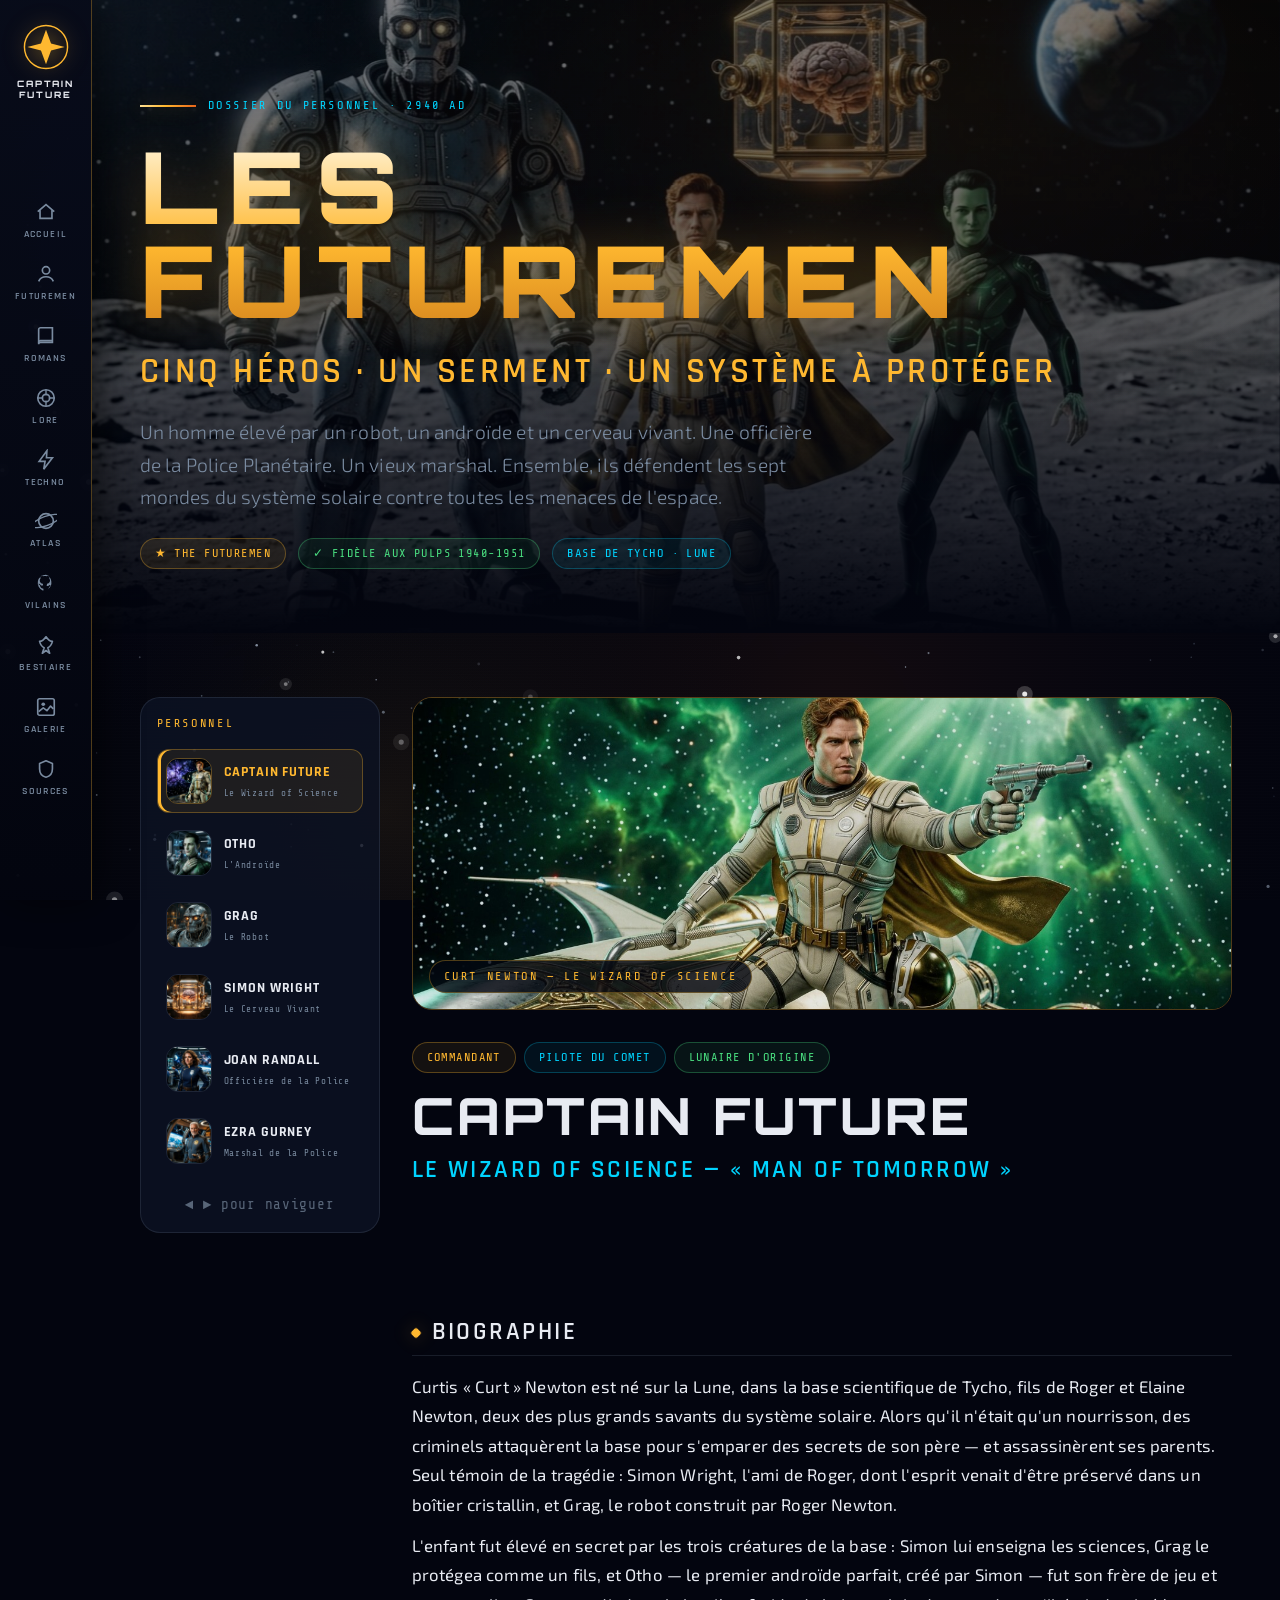
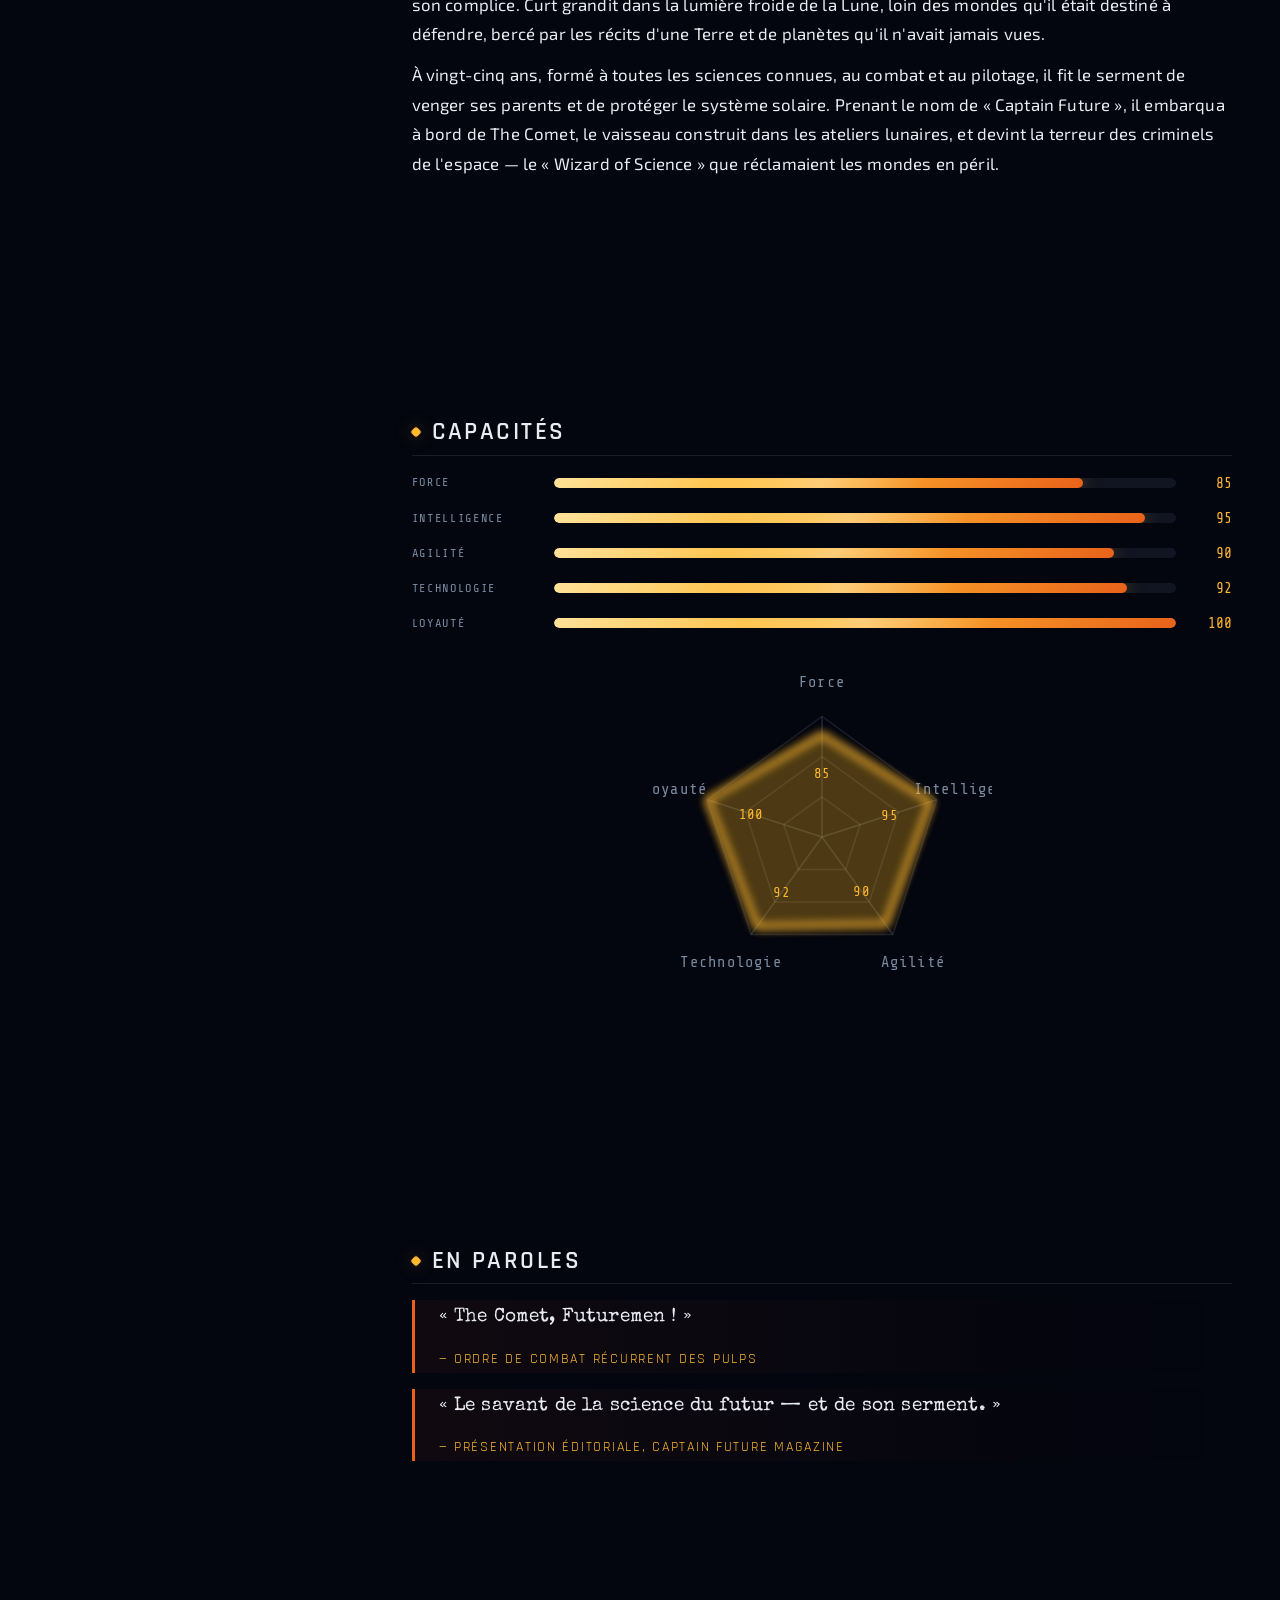
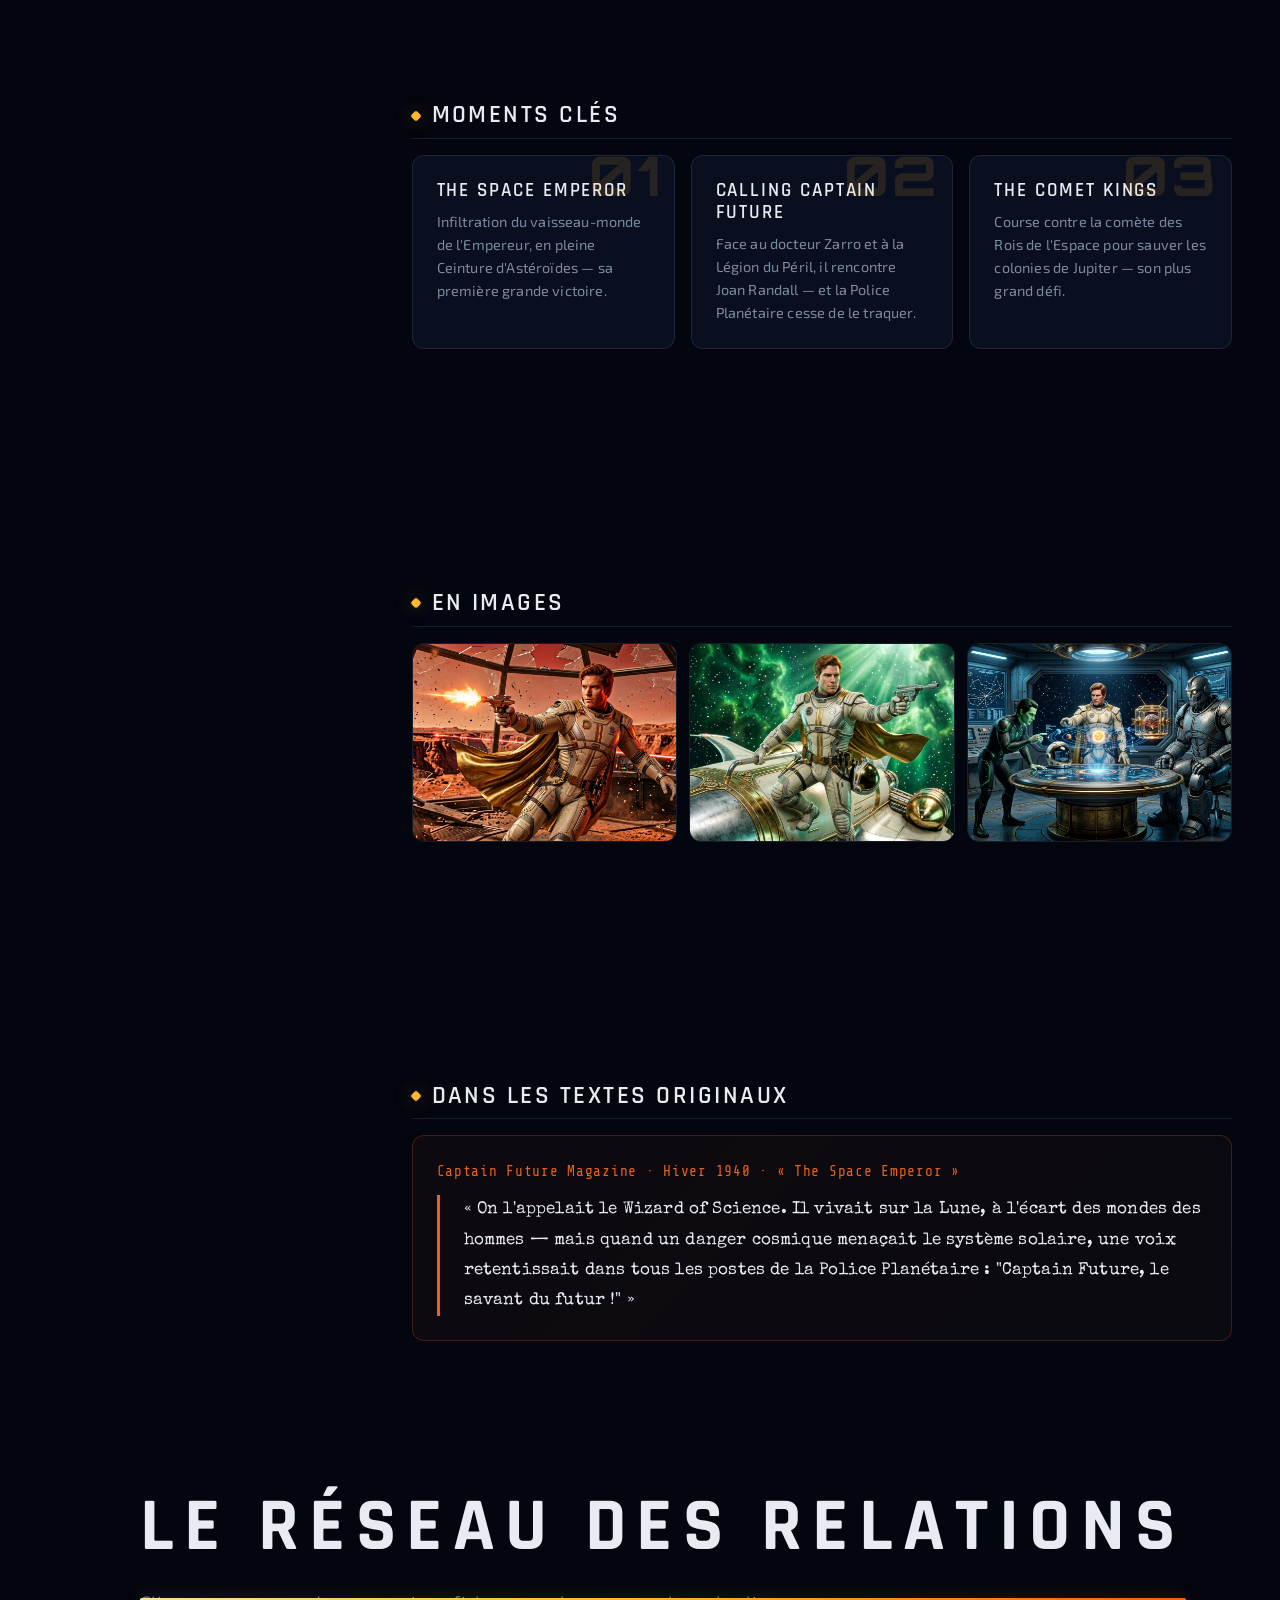
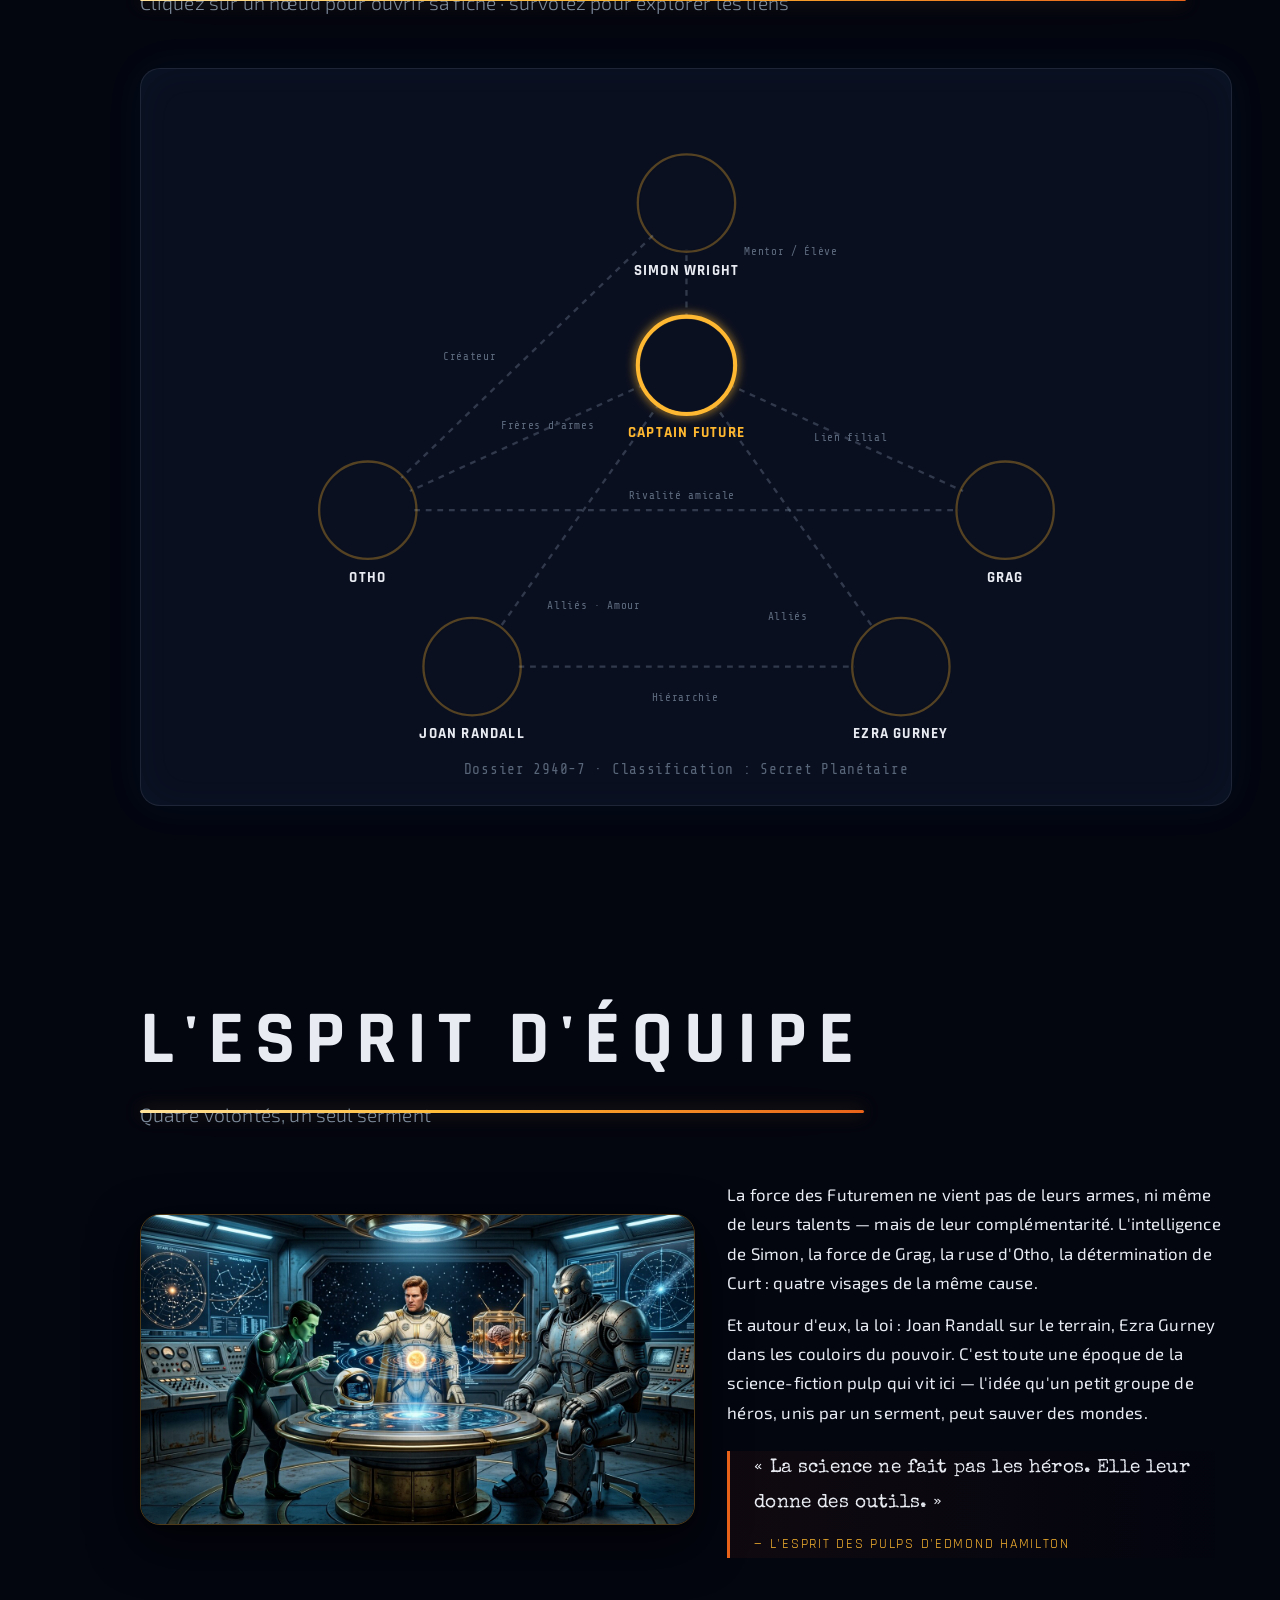
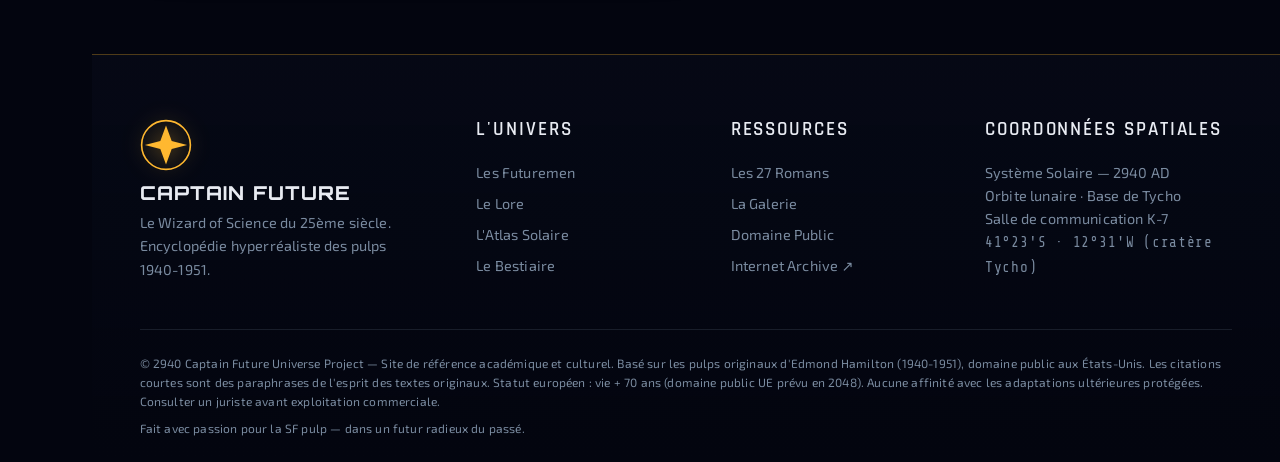
<file: pages/futuremen.html>
<!DOCTYPE html>
<html lang="fr">
<head>
  <meta charset="UTF-8">
  <meta name="viewport" content="width=device-width, initial-scale=1.0">
  <title>Les Futuremen — L'Équipe de Captain Future | Encyclopédie Hyperréaliste</title>
  <meta name="description" content="Fiches encyclopédiques complètes des quatre Futuremen : Captain Future (Curt Newton), Otho l'androïde, Grag le robot, Simon Wright le cerveau vivant, Joan Randall et le Marshal Ezra Gurney — pulps originaux d'Edmond Hamilton 1940-1951.">
  <meta name="author" content="Captain Future Universe Project">
  <meta name="theme-color" content="#03050F">

  <meta property="og:type" content="website">
  <meta property="og:title" content="Les Futuremen — L'Équipe de Captain Future">
  <meta property="og:description" content="Cinq héros, un serment, un système à protéger. Fiches complètes des pulps originaux 1940-1951.">
  <meta property="og:image" content="../images/characters/futuremen_group_shot_official.jpg">
  <meta property="og:locale" content="fr_FR">

  <link rel="icon" href="data:image/svg+xml,%3Csvg xmlns='http://www.w3.org/2000/svg' viewBox='0 0 64 64'%3E%3Ccircle cx='32' cy='32' r='30' fill='%2303050F' stroke='%23FFB830' stroke-width='3'/%3E%3Cpath d='M32 10 L38 28 L56 32 L38 36 L32 54 L26 36 L8 32 L26 28 Z' fill='%23FFB830'/%3E%3C/svg%3E">

  <link rel="preconnect" href="https://fonts.googleapis.com">
  <link rel="preconnect" href="https://fonts.gstatic.com" crossorigin>
  <link href="https://fonts.googleapis.com/css2?family=Orbitron:wght@400;500;600;700;800;900&family=Rajdhani:wght@400;500;600;700&family=Exo+2:ital,wght@0,300;0,400;0,500;0,600;0,700;1,400&family=Share+Tech+Mono&family=Special+Elite&display=swap" rel="stylesheet">

  <link rel="stylesheet" href="../css/variables.css">
  <link rel="stylesheet" href="../css/reset.css">
  <link rel="stylesheet" href="../css/typography.css">
  <link rel="stylesheet" href="../css/components.css">
  <link rel="stylesheet" href="../css/main.css">
  <link rel="stylesheet" href="../css/animations.css">
  <link rel="stylesheet" href="../css/futuremen.css">
  <link rel="stylesheet" href="../css/responsive.css">

  <style>
    .preloader{position:fixed;inset:0;z-index:var(--z-preloader);background:var(--color-bg-primary);display:flex;flex-direction:column;align-items:center;justify-content:center;gap:2rem;transition:opacity .8s var(--ease-out-expo),visibility .8s}
    .preloader.hidden{opacity:0;visibility:hidden;pointer-events:none}
    .preloader-logo{width:110px;height:110px;animation:spinLogo 2.4s linear infinite}
    .preloader-bar{width:min(320px,70vw);height:3px;background:rgba(255,184,48,.15);border-radius:999px;overflow:hidden}
    .preloader-bar-fill{height:100%;width:0;background:var(--gradient-gold);border-radius:999px;animation:preloaderFill 2.2s var(--ease-out-expo) forwards}
    .preloader-text{font-family:var(--font-mono);font-size:var(--text-xs);letter-spacing:.35em;color:var(--color-accent-cyan);text-transform:uppercase}
  </style>
</head>

<body data-page="futuremen">

  <div class="preloader" id="preloader" role="status" aria-label="Chargement">
    <svg class="preloader-logo" viewBox="0 0 64 64" aria-hidden="true">
      <circle cx="32" cy="32" r="30" fill="none" stroke="#FFB830" stroke-width="2" stroke-dasharray="140 60"/>
      <path d="M32 8 L39 27 L58 32 L39 37 L32 56 L25 37 L6 32 L25 27 Z" fill="#FFB830"/>
    </svg>
    <div class="preloader-bar"><div class="preloader-bar-fill"></div></div>
    <p class="preloader-text">Chargement des dossiers du personnel…</p>
  </div>

  <canvas id="starfield" class="bg-canvas" aria-hidden="true"></canvas>
  <div class="bg-scanlines" aria-hidden="true"></div>

  <a class="skip-link" href="#main">Aller au contenu</a>

  <!-- ══════════════ NAVIGATION (identique index) ══════════════ -->
  <header class="side-nav" id="sideNav" data-nav>
    <div class="nav-logo" data-tooltip="Accueil">
      <a href="../index.html" aria-label="Captain Future — Accueil">
        <svg viewBox="0 0 64 64" aria-hidden="true">
          <circle cx="32" cy="32" r="30" fill="none" stroke="#FFB830" stroke-width="2"/>
          <path d="M32 8 L39 27 L58 32 L39 37 L32 56 L25 37 L6 32 L25 27 Z" fill="#FFB830"/>
        </svg>
        <span class="nav-logo-text">CAPTAIN<br>FUTURE</span>
      </a>
    </div>

    <nav class="nav-links" aria-label="Navigation principale">
      <a href="../index.html" class="nav-link" data-warp>
        <svg viewBox="0 0 24 24" aria-hidden="true"><path d="M3 11.5 12 4l9 7.5M5.5 10v9h13v-9" fill="none" stroke="currentColor" stroke-width="1.8"/></svg>
        <span>Accueil</span>
      </a>
      <a href="futuremen.html" class="nav-link" data-warp aria-current="page">
        <svg viewBox="0 0 24 24" aria-hidden="true"><circle cx="12" cy="8" r="4" fill="none" stroke="currentColor" stroke-width="1.8"/><path d="M4 20c1.5-3.5 4.5-5 8-5s6.5 1.5 8 5" fill="none" stroke="currentColor" stroke-width="1.8"/></svg>
        <span>Futuremen</span>
      </a>
      <a href="romans.html" class="nav-link" data-warp>
        <svg viewBox="0 0 24 24" aria-hidden="true"><path d="M4 5a2 2 0 0 1 2-2h13v16H6a2 2 0 0 0-2 2z" fill="none" stroke="currentColor" stroke-width="1.8"/><path d="M4 19a2 2 0 0 1 2-2h13" fill="none" stroke="currentColor" stroke-width="1.8"/></svg>
        <span>Romans</span>
      </a>
      <a href="lore.html" class="nav-link" data-warp>
        <svg viewBox="0 0 24 24" aria-hidden="true"><circle cx="12" cy="12" r="9" fill="none" stroke="currentColor" stroke-width="1.8"/><circle cx="12" cy="12" r="4" fill="none" stroke="currentColor" stroke-width="1.8"/><path d="M12 3v6m0 6v6M3 12h6m6 0h6" fill="none" stroke="currentColor" stroke-width="1.5"/></svg>
        <span>Lore</span>
      </a>
      <a href="technologie.html" class="nav-link" data-warp>
        <svg viewBox="0 0 24 24" aria-hidden="true"><path d="M13 2 4.5 13.5H11L9.5 22 19 9.5h-6.5z" fill="none" stroke="currentColor" stroke-width="1.8"/></svg>
        <span>Techno</span>
      </a>
      <a href="planetes.html" class="nav-link" data-warp>
        <svg viewBox="0 0 24 24" aria-hidden="true"><circle cx="12" cy="12" r="8" fill="none" stroke="currentColor" stroke-width="1.8"/><ellipse cx="12" cy="12" rx="16" ry="5" fill="none" stroke="currentColor" stroke-width="1.4" transform="rotate(-20 12 12)"/></svg>
        <span>Atlas</span>
      </a>
      <a href="antagonistes.html" class="nav-link" data-warp>
        <svg viewBox="0 0 24 24" aria-hidden="true"><path d="M12 3a9 9 0 0 0-3.5 17.3c.5.1.7-.2.7-.5v-1.6c-2.9-.6-3.5-2-3.7-3.2-.2-.6-.6-1.1-1.2-1.3-.4-.2-.9-.4-.3-.8.6-.3 1.3.2 1.9.9.7 1 1.9 1.4 3 .7-.1-.6-.4-1.1-.3-1.7-2-.3-3.4-1.7-3.4-3.6 0-.8.3-1.6.8-2.2-.3-.9 0-1.9.6-2.7.9-.3 1.8.2 2.2.4.6-.2 1.3-.3 2-.3s1.4.1 2 .3c.4-.2 1.3-.7 2.2-.4.6.8.9 1.8.6 2.7.5.6.8 1.4.8 2.2 0 1.9-1.4 3.3-3.4 3.6.2.8 0 1.5-.4 2.1.7.5 1.6.4 2.2 0 .4-.3.8-.6 1.2-.6.4 0 .9.3.8.7-.1.4-.5.7-.9 1.1-.6.5-.7.9-.8 1.1 0 .6.2 1.2.2 1.2-.5.2-.9.3-1.1.3A9 9 0 0 0 12 3z" fill="currentColor"/></svg>
        <span>Vilains</span>
      </a>
      <a href="bestiary.html" class="nav-link" data-warp>
        <svg viewBox="0 0 24 24" aria-hidden="true"><path d="M12 3c2 3 4 5 7 5-1 4-3 6-5 7l2 6-4-3-4 3 2-6c-2-1-4-3-5-7 3 0 5-2 7-5z" fill="none" stroke="currentColor" stroke-width="1.8" stroke-linejoin="round"/></svg>
        <span>Bestiaire</span>
      </a>
      <a href="galerie.html" class="nav-link" data-warp>
        <svg viewBox="0 0 24 24" aria-hidden="true"><rect x="3" y="3" width="18" height="18" rx="2" fill="none" stroke="currentColor" stroke-width="1.8"/><circle cx="9" cy="9" r="2" fill="currentColor"/><path d="m4 17 5-4 4 3 4-5 3 3" fill="none" stroke="currentColor" stroke-width="1.8" stroke-linejoin="round"/></svg>
        <span>Galerie</span>
      </a>
      <a href="sources.html" class="nav-link" data-warp>
        <svg viewBox="0 0 24 24" aria-hidden="true"><path d="M12 3 5 6v6c0 4.5 3 8 7 9 4-1 7-4.5 7-9V6z" fill="none" stroke="currentColor" stroke-width="1.8" stroke-linejoin="round"/></svg>
        <span>Sources</span>
      </a>
    </nav>

    <button class="nav-burger" id="navBurger" aria-label="Ouvrir le menu" aria-expanded="false" aria-controls="navDrawer">
      <span></span><span></span><span></span>
    </button>
  </header>

  <div class="nav-drawer" id="navDrawer" aria-hidden="true">
    <button class="drawer-close" id="drawerClose" aria-label="Fermer le menu">✕</button>
    <nav class="drawer-links" aria-label="Navigation mobile"></nav>
    <p class="drawer-foot data-readout">2940 AD — Système Solaire</p>
  </div>
  <div class="nav-backdrop" id="navBackdrop" aria-hidden="true"></div>

  <main id="main" class="site-main page-futuremen">

    <!-- ══════════════ HERO DE PAGE ══════════════ -->
    <header class="page-hero" data-parallax data-speed="0.22">
      <img src="../images/characters/futuremen_group_shot_official.jpg" alt="" class="page-hero-bg" aria-hidden="true">
      <div class="page-hero-overlay" aria-hidden="true"></div>
      <div class="container page-hero-content">
        <p class="hero-kicker hud-label" data-reveal>
          <span class="hero-kicker-line"></span> Dossier du personnel · 2940 AD
        </p>
        <h1 class="display-hero page-hero-title" data-reveal data-delay="150">Les Futuremen</h1>
        <p class="heading-sub" data-reveal data-delay="300">Cinq héros · un serment · un système à protéger</p>
        <p class="lead page-hero-lead" data-reveal data-delay="450">
          Un homme élevé par un robot, un androïde et un cerveau vivant. Une officière de la
          Police Planétaire. Un vieux marshal. Ensemble, ils défendent les sept mondes du
          système solaire contre toutes les menaces de l'espace.
        </p>
        <div class="hero-badges" data-reveal data-delay="600">
          <span class="badge badge-gold">★ The Futuremen</span>
          <span class="badge badge-green">✓ Fidèle aux pulps 1940-1951</span>
          <span class="badge badge-cyan">Base de Tycho · Lune</span>
        </div>
      </div>
    </header>

    <!-- ══════════════ SÉLECTEUR + FICHES ══════════════ -->
    <div class="container char-layout">
      <aside class="char-sidebar" aria-label="Sélection du personnage">
        <p class="hud-label char-sidebar-title">Personnel</p>

        <button class="char-tab is-active" data-target="captain-future" aria-pressed="true">
          <span class="char-tab-img"><img src="../images/characters/captain_future_portrait_official.jpg" alt="" aria-hidden="true"></span>
          <span class="char-tab-meta">
            <span class="char-tab-name">Captain Future</span>
            <span class="char-tab-role">Le Wizard of Science</span>
          </span>
        </button>

        <button class="char-tab" data-target="otho" aria-pressed="false">
          <span class="char-tab-img"><img src="../images/characters/otho_android_portrait_official.jpg" alt="" aria-hidden="true"></span>
          <span class="char-tab-meta">
            <span class="char-tab-name">Otho</span>
            <span class="char-tab-role">L'Androïde</span>
          </span>
        </button>

        <button class="char-tab" data-target="grag" aria-pressed="false">
          <span class="char-tab-img"><img src="../images/characters/grag_robot_portrait_official.jpg" alt="" aria-hidden="true"></span>
          <span class="char-tab-meta">
            <span class="char-tab-name">Grag</span>
            <span class="char-tab-role">Le Robot</span>
          </span>
        </button>

        <button class="char-tab" data-target="simon-wright" aria-pressed="false">
          <span class="char-tab-img"><img src="../images/characters/simon_wright_brain_portrait_official.jpg" alt="" aria-hidden="true"></span>
          <span class="char-tab-meta">
            <span class="char-tab-name">Simon Wright</span>
            <span class="char-tab-role">Le Cerveau Vivant</span>
          </span>
        </button>

        <button class="char-tab" data-target="joan-randall" aria-pressed="false">
          <span class="char-tab-img"><img src="../images/characters/joan_randall_portrait_official.jpg" alt="" aria-hidden="true"></span>
          <span class="char-tab-meta">
            <span class="char-tab-name">Joan Randall</span>
            <span class="char-tab-role">Officière de la Police</span>
          </span>
        </button>

        <button class="char-tab" data-target="ezra-gurney" aria-pressed="false">
          <span class="char-tab-img"><img src="../images/characters/marshal_ezra_gurney_portrait_official.jpg" alt="" aria-hidden="true"></span>
          <span class="char-tab-meta">
            <span class="char-tab-name">Ezra Gurney</span>
            <span class="char-tab-role">Marshal de la Police</span>
          </span>
        </button>

        <p class="data-readout char-sidebar-hint">◄ ► pour naviguer</p>
      </aside>

      <div class="char-stage" id="charStage">

        <!-- ══════════ FICHE CAPTAIN FUTURE ══════════ -->
        <article class="char-fiche is-active" id="fiche-captain-future" data-character="captain-future" aria-labelledby="cf-name">
          <figure class="fiche-hero">
            <img src="../images/characters/captain_future_action_pose.jpg" alt="Captain Future en action sur la coque du Comet" loading="lazy">
            <figcaption class="fiche-hero-caption hud-label">Curt Newton — le Wizard of Science</figcaption>
          </figure>

          <header class="fiche-head">
            <div class="fiche-badges">
              <span class="badge badge-gold">Commandant</span>
              <span class="badge badge-cyan">Pilote du Comet</span>
              <span class="badge badge-green">Lunaire d'origine</span>
            </div>
            <h2 class="display-title fiche-name" id="cf-name">Captain Future</h2>
            <p class="heading-sub fiche-epithet">Le Wizard of Science — « Man of Tomorrow »</p>
          </header>

          <section class="fiche-block" aria-label="Biographie">
            <h3 class="fiche-block-title heading-sub">Biographie</h3>
            <p class="body-copy">
              Curtis « Curt » Newton est né sur la Lune, dans la base scientifique de Tycho, fils
              de Roger et Elaine Newton, deux des plus grands savants du système solaire. Alors
              qu'il n'était qu'un nourrisson, des criminels attaquèrent la base pour s'emparer
              des secrets de son père — et assassinèrent ses parents. Seul témoin de la tragédie :
              Simon Wright, l'ami de Roger, dont l'esprit venait d'être préservé dans un boîtier
              cristallin, et Grag, le robot construit par Roger Newton.
            </p>
            <p class="body-copy">
              L'enfant fut élevé en secret par les trois créatures de la base : Simon lui enseigna
              les sciences, Grag le protégea comme un fils, et Otho — le premier androïde parfait,
              créé par Simon — fut son frère de jeu et son complice. Curt grandit dans la lumière
              froide de la Lune, loin des mondes qu'il était destiné à défendre, bercé par les
              récits d'une Terre et de planètes qu'il n'avait jamais vues.
            </p>
            <p class="body-copy">
              À vingt-cinq ans, formé à toutes les sciences connues, au combat et au pilotage, il
              fit le serment de venger ses parents et de protéger le système solaire. Prenant le
              nom de « Captain Future », il embarqua à bord de The Comet, le vaisseau construit
              dans les ateliers lunaires, et devint la terreur des criminels de l'espace — le
              « Wizard of Science » que réclamaient les mondes en péril.
            </p>
          </section>

          <section class="fiche-block" aria-label="Capacités">
            <h3 class="fiche-block-title heading-sub">Capacités</h3>
            <div class="stat-bars" data-stats data-values="85,95,90,92,100"></div>
            <div class="radar-wrap" data-radar data-values="85,95,90,92,100" data-labels="Force,Intelligence,Agilité,Technologie,Loyauté" role="img" aria-label="Radar des capacités de Captain Future"></div>
          </section>

          <section class="fiche-block" aria-label="En paroles">
            <h3 class="fiche-block-title heading-sub">En paroles</h3>
            <blockquote class="pulp-quote">
              « The Comet, Futuremen ! »
              <footer>— Ordre de combat récurrent des pulps</footer>
            </blockquote>
            <blockquote class="pulp-quote">
              « Le savant de la science du futur — et de son serment. »
              <footer>— Présentation éditoriale, Captain Future Magazine</footer>
            </blockquote>
          </section>

          <section class="fiche-block" aria-label="Moments clés">
            <h3 class="fiche-block-title heading-sub">Moments clés</h3>
            <div class="moments-grid">
              <article class="moment-card">
                <span class="moment-num display-title">01</span>
                <h4 class="heading-sub">The Space Emperor</h4>
                <p class="t-sm muted">Infiltration du vaisseau-monde de l'Empereur, en pleine Ceinture d'Astéroïdes — sa première grande victoire.</p>
              </article>
              <article class="moment-card">
                <span class="moment-num display-title">02</span>
                <h4 class="heading-sub">Calling Captain Future</h4>
                <p class="t-sm muted">Face au docteur Zarro et à la Légion du Péril, il rencontre Joan Randall — et la Police Planétaire cesse de le traquer.</p>
              </article>
              <article class="moment-card">
                <span class="moment-num display-title">03</span>
                <h4 class="heading-sub">The Comet Kings</h4>
                <p class="t-sm muted">Course contre la comète des Rois de l'Espace pour sauver les colonies de Jupiter — son plus grand défi.</p>
              </article>
            </div>
          </section>

          <section class="fiche-block" aria-label="En images">
            <h3 class="fiche-block-title heading-sub">En images</h3>
            <div class="mini-gallery">
              <img src="../images/characters/captain_future_action_fight.jpg" alt="Captain Future combat dans un dôme martien brisé" loading="lazy">
              <img src="../images/characters/captain_future_action_pose.jpg" alt="Captain Future en apesanteur sur la coque du Comet" loading="lazy">
              <img src="../images/characters/futuremen_mission_briefing.jpg" alt="Briefing de mission des Futuremen" loading="lazy">
            </div>
          </section>

          <section class="fiche-block" aria-label="Dans les textes originaux">
            <h3 class="fiche-block-title heading-sub">Dans les textes originaux</h3>
            <div class="pulp-extract">
              <p class="pulp-extract-title data-readout">Captain Future Magazine · Hiver 1940 · « The Space Emperor »</p>
              <p class="pulp-quote">
                « On l'appelait le Wizard of Science. Il vivait sur la Lune, à l'écart des mondes
                des hommes — mais quand un danger cosmique menaçait le système solaire, une voix
                retentissait dans tous les postes de la Police Planétaire : "Captain Future,
                le savant du futur !" »
              </p>
            </div>
          </section>
        </article>

        <!-- ══════════ FICHE OTHO ══════════ -->
        <article class="char-fiche" id="fiche-otho" data-character="otho" aria-labelledby="otho-name">
          <figure class="fiche-hero">
            <img src="../images/characters/otho_disguise_sequence.jpg" alt="Otho en pleine transformation de déguisement" loading="lazy">
            <figcaption class="fiche-hero-caption hud-label">Otho — le caméléon du système</figcaption>
          </figure>

          <header class="fiche-head">
            <div class="fiche-badges">
              <span class="badge badge-green">Androïde</span>
              <span class="badge badge-cyan">Morphing facial</span>
              <span class="badge badge-gold">Espion attitré</span>
            </div>
            <h2 class="display-title fiche-name" id="otho-name">Otho</h2>
            <p class="heading-sub fiche-epithet">Le premier androïde parfait de l'histoire</p>
          </header>

          <section class="fiche-block" aria-label="Biographie">
            <h3 class="fiche-block-title heading-sub">Biographie</h3>
            <p class="body-copy">
              Otho est le premier androïde véritablement parfait jamais créé — l'œuvre la plus
              ambitieuse de Simon Wright dans les ateliers lunaires. Sa peau légèrement verdâtre,
              ses traits d'une finesse presque inhumaine et son corps agile le rendent
              indiscernable d'un humain à première vue… jusqu'à ce qu'il sourie.
            </p>
            <p class="body-copy">
              Sa capacité la plus précieuse est le morphing : Otho peut remodeler son visage et
              sa silhouette pour imiter n'importe quel être humain. Grâce à ce don, il est
              l'espion, le déguisé et l'infiltré de l'équipe — capable de traverser les lignes
              ennemies déguisé en général, en serviteur, ou en criminel.
            </p>
            <p class="body-copy">
              Sous son ironie constante et son goût de la provocation — il adore taquiner Grag —
              Otho est d'une loyauté absolue envers Curt. Élevé aux côtés de l'enfant Newton, il
              le considère comme un frère, et son intelligence vive, son agilité et son sang-froid
              ont sauvé l'équipe plus de fois qu'il ne voudrait l'admettre.
            </p>
          </section>

          <section class="fiche-block" aria-label="Capacités">
            <h3 class="fiche-block-title heading-sub">Capacités</h3>
            <div class="stat-bars" data-stats data-values="70,80,98,75,95"></div>
            <div class="radar-wrap" data-radar data-values="70,80,98,75,95" data-labels="Force,Intelligence,Agilité,Technologie,Loyauté" role="img" aria-label="Radar des capacités d'Otho"></div>
          </section>

          <section class="fiche-block" aria-label="En paroles">
            <h3 class="fiche-block-title heading-sub">En paroles</h3>
            <blockquote class="pulp-quote">
              « Pourquoi courir quand on peut planifier ? Pourquoi planifier quand on peut se déguiser ? »
              <footer>— Otho, paraphrase des pulps</footer>
            </blockquote>
            <blockquote class="pulp-quote">
              « Je suis l'androïde le plus parfait du système. Le plus modeste aussi. »
              <footer>— Otho, à Grag</footer>
            </blockquote>
          </section>

          <section class="fiche-block" aria-label="Moments clés">
            <h3 class="fiche-block-title heading-sub">Moments clés</h3>
            <div class="moments-grid">
              <article class="moment-card">
                <span class="moment-num display-title">01</span>
                <h4 class="heading-sub">Calling Captain Future</h4>
                <p class="t-sm muted">Infiltré dans la Légion du Péril du docteur Zarro, il démasque le complot des savants enlevés.</p>
              </article>
              <article class="moment-card">
                <span class="moment-num display-title">02</span>
                <h4 class="heading-sub">Quest Beyond the Stars</h4>
                <p class="t-sm muted">Son déguisement le plus audacieux : il se fait passer pour un officier de la flotte ennemie au cœur de l'espace inconnu.</p>
              </article>
              <article class="moment-card">
                <span class="moment-num display-title">03</span>
                <h4 class="heading-sub">The Magician of Mars</h4>
                <p class="t-sm muted">Il joue les serviteurs dans la cité du Sorcier pour libérer Joan et les otages.</p>
              </article>
            </div>
          </section>

          <section class="fiche-block" aria-label="En images">
            <h3 class="fiche-block-title heading-sub">En images</h3>
            <div class="mini-gallery">
              <img src="../images/characters/otho_disguise_sequence.jpg" alt="Séquence de transformation d'Otho" loading="lazy">
              <img src="../images/characters/otho_android_portrait_official.jpg" alt="Portrait officiel d'Otho" loading="lazy">
              <img src="../images/characters/futuremen_mission_briefing.jpg" alt="Briefing de mission des Futuremen" loading="lazy">
            </div>
          </section>

          <section class="fiche-block" aria-label="Dans les textes originaux">
            <h3 class="fiche-block-title heading-sub">Dans les textes originaux</h3>
            <div class="pulp-extract">
              <p class="pulp-extract-title data-readout">Captain Future Magazine · 1940-1944</p>
              <p class="pulp-quote">
                « L'androïde pouvait modifier l'expression de son visage à volonté, et l'illusion
                était parfaite. C'était là son arme la plus redoutable — nul ne savait jamais
                quel visage portait Otho. »
              </p>
            </div>
          </section>
        </article>

        <!-- ══════════ FICHE GRAG ══════════ -->
        <article class="char-fiche" id="fiche-grag" data-character="grag" aria-labelledby="grag-name">
          <figure class="fiche-hero">
            <img src="../images/characters/grag_robot_strength_scene.jpg" alt="Grag soulevant un vaisseau ennemi pour protéger Captain Future" loading="lazy">
            <figcaption class="fiche-hero-caption hud-label">Grag — la forteresse de l'équipe</figcaption>
          </figure>

          <header class="fiche-head">
            <div class="fiche-badges">
              <span class="badge badge-purple">Robot</span>
              <span class="badge badge-gold">Force colossale</span>
              <span class="badge badge-cyan">Protecteur</span>
            </div>
            <h2 class="display-title fiche-name" id="grag-name">Grag</h2>
            <p class="heading-sub fiche-epithet">Le géant d'acier au cœur d'enfant</p>
          </header>

          <section class="fiche-block" aria-label="Biographie">
            <h3 class="fiche-block-title heading-sub">Biographie</h3>
            <p class="body-copy">
              Grag fut construit par Roger Newton, le père de Curt, dans les ateliers de la base
              lunaire : deux mètres cinquante d'acier gris-bleu poli, des jointures à l'ancienne
              façon des machines du vingtième siècle, et une force capable de déformer le métal
              à mains nues. Après la mort de son créateur, Grag devint le protecteur silencieux
              de l'enfant Curt — le premier des trois « pères » du futur Captain Future.
            </p>
            <p class="body-copy">
              Son esprit, simple et direct, est d'une loyauté sans faille. Grag ne comprend ni
              les ruses d'Otho, ni les calculs de Simon, ni les subtilités des humains — mais il
              comprend le devoir : protéger Curt, coûte que coûte. Ses yeux orange, de grandes
              lentilles optiques, s'illuminent de fierté quand on le félicite.
            </p>
            <p class="body-copy">
              Grag est le pilier physique de l'équipe : il enfonce les portes, soulève les
              vaisseaux, encaisse les rayons. Mais c'est aussi une âme tendre qui s'attache aux
              choses simples — et que les plaisanteries d'Otho laissent toujours perplexe.
            </p>
          </section>

          <section class="fiche-block" aria-label="Capacités">
            <h3 class="fiche-block-title heading-sub">Capacités</h3>
            <div class="stat-bars" data-stats data-values="100,55,45,70,100"></div>
            <div class="radar-wrap" data-radar data-values="100,55,45,70,100" data-labels="Force,Intelligence,Agilité,Technologie,Loyauté" role="img" aria-label="Radar des capacités de Grag"></div>
          </section>

          <section class="fiche-block" aria-label="En paroles">
            <h3 class="fiche-block-title heading-sub">En paroles</h3>
            <blockquote class="pulp-quote">
              « Les portes s'ouvrent, ou elles n'existent plus. »
              <footer>— Grag, paraphrase des pulps</footer>
            </blockquote>
            <blockquote class="pulp-quote">
              « Je ne comprends pas toujours les plans de Simon. Mais je comprends mon devoir. »
              <footer>— Grag</footer>
            </blockquote>
          </section>

          <section class="fiche-block" aria-label="Moments clés">
            <h3 class="fiche-block-title heading-sub">Moments clés</h3>
            <div class="moments-grid">
              <article class="moment-card">
                <span class="moment-num display-title">01</span>
                <h4 class="heading-sub">The Space Emperor</h4>
                <p class="t-sm muted">Il ouvre la voie dans le vaisseau-monde de l'Empereur en déchirant les cloisons blindées.</p>
              </article>
              <article class="moment-card">
                <span class="moment-num display-title">02</span>
                <h4 class="heading-sub">Outlaws of the Moon</h4>
                <p class="t-sm muted">Protégeant Curt seul contre trois hors-la-loi dans les cratères de Tycho, il tient jusqu'aux renforts.</p>
              </article>
              <article class="moment-card">
                <span class="moment-num display-title">03</span>
                <h4 class="heading-sub">Pardon My Iron Nerves</h4>
                <p class="t-sm muted">Son heure de gloire : l'androïde malin mis à part, c'est Grag qui mène l'enquête mécanique à bien.</p>
              </article>
            </div>
          </section>

          <section class="fiche-block" aria-label="En images">
            <h3 class="fiche-block-title heading-sub">En images</h3>
            <div class="mini-gallery">
              <img src="../images/characters/grag_robot_strength_scene.jpg" alt="Grag soulevant un vaisseau ennemi" loading="lazy">
              <img src="../images/characters/grag_robot_portrait_official.jpg" alt="Portrait officiel de Grag" loading="lazy">
              <img src="../images/characters/futuremen_mission_briefing.jpg" alt="Briefing de mission des Futuremen" loading="lazy">
            </div>
          </section>

          <section class="fiche-block" aria-label="Dans les textes originaux">
            <h3 class="fiche-block-title heading-sub">Dans les textes originaux</h3>
            <div class="pulp-extract">
              <p class="pulp-extract-title data-readout">Captain Future Magazine · 1940-1944</p>
              <p class="pulp-quote">
                « Grag, le robot d'acier, était le plus fort des trois. Sa voix grondait comme
                un tonnerre lointain, mais dans ses lentilles orange brillait une dévotion
                d'enfant pour le jeune homme qu'il avait vu naître. »
              </p>
            </div>
          </section>
        </article>

        <!-- ══════════ FICHE SIMON WRIGHT ══════════ -->
        <article class="char-fiche" id="fiche-simon-wright" data-character="simon-wright" aria-labelledby="simon-name">
          <figure class="fiche-hero">
            <img src="../images/characters/simon_wright_brain_computing.jpg" alt="Simon Wright projetant des hologrammes de calcul" loading="lazy">
            <figcaption class="fiche-hero-caption hud-label">Simon Wright — le cerveau de l'équipe</figcaption>
          </figure>

          <header class="fiche-head">
            <div class="fiche-badges">
              <span class="badge badge-red">Cerveau vivant</span>
              <span class="badge badge-gold">Mentor de Curt</span>
              <span class="badge badge-cyan">Stratège</span>
            </div>
            <h2 class="display-title fiche-name" id="simon-name">Simon Wright</h2>
            <p class="heading-sub fiche-epithet">Le Cerveau Vivant — la sagesse du système</p>
          </header>

          <section class="fiche-block" aria-label="Biographie">
            <h3 class="fiche-block-title heading-sub">Biographie</h3>
            <p class="body-copy">
              Simon Wright était l'un des plus grands esprits scientifiques du système solaire —
              et l'ami intime de Roger Newton. Lorsque son corps fut condamné, Roger préserva
              son cerveau vivant dans un boîtier de cristal anti-bris aux montants de métal doré,
              maintenu par de discrets bio-tubes. Flottant à hauteur de poitrine grâce à un champ
              d'anti-gravité, Simon devint la mémoire et la raison de la base lunaire.
            </p>
            <p class="body-copy">
              C'est lui qui veilla sur l'éducation de Curt après le meurtre des Newton : il lui
              enseigna les mathématiques, la physique, la chimie, l'histoire des mondes — tout ce
              qu'un futur « Wizard of Science » devait savoir. Ses deux capteurs optiques,
              montés de chaque côté du boîtier, sont ses yeux ; sa voix, amplifiée par des
              haut-parleurs, est calme, précise, infiniment patiente.
            </p>
            <p class="body-copy">
              À bord de The Comet, Simon est le stratège : il calcule les trajectoires, analyse
              les données ennemies et orchestre les plans les plus complexes. Son intelligence
              est sans égale dans le système solaire — et sa loyauté envers Curt, celle d'un
              père pour un fils.
            </p>
          </section>

          <section class="fiche-block" aria-label="Capacités">
            <h3 class="fiche-block-title heading-sub">Capacités</h3>
            <div class="stat-bars" data-stats data-values="10,100,30,98,100"></div>
            <div class="radar-wrap" data-radar data-values="10,100,30,98,100" data-labels="Force,Intelligence,Agilité,Technologie,Loyauté" role="img" aria-label="Radar des capacités de Simon Wright"></div>
          </section>

          <section class="fiche-block" aria-label="En paroles">
            <h3 class="fiche-block-title heading-sub">En paroles</h3>
            <blockquote class="pulp-quote">
              « Le calcul est patient. L'ennemi, lui, est pressé. »
              <footer>— Simon Wright, paraphrase des pulps</footer>
            </blockquote>
            <blockquote class="pulp-quote">
              « J'ai perdu mon corps, Curt. Jamais ma volonté. »
              <footer>— Simon Wright à Captain Future</footer>
            </blockquote>
          </section>

          <section class="fiche-block" aria-label="Moments clés">
            <h3 class="fiche-block-title heading-sub">Moments clés</h3>
            <div class="moments-grid">
              <article class="moment-card">
                <span class="moment-num display-title">01</span>
                <h4 class="heading-sub">The Space Emperor</h4>
                <p class="t-sm muted">Son analyse des signaux de l'Empereur révèle la faiblesse du vaisseau-monde.</p>
              </article>
              <article class="moment-card">
                <span class="moment-num display-title">02</span>
                <h4 class="heading-sub">The Lost World of Time</h4>
                <p class="t-sm muted">Il résout l'énigme temporelle qui piège l'équipe au-delà de l'histoire connue.</p>
              </article>
              <article class="moment-card">
                <span class="moment-num display-title">03</span>
                <h4 class="heading-sub">Star Trail to Glory</h4>
                <p class="t-sm muted">Son génie calculatoire guide The Comet à travers une piste stellaire mortelle.</p>
              </article>
            </div>
          </section>

          <section class="fiche-block" aria-label="En images">
            <h3 class="fiche-block-title heading-sub">En images</h3>
            <div class="mini-gallery">
              <img src="../images/characters/simon_wright_brain_computing.jpg" alt="Simon Wright en mode calcul intensif" loading="lazy">
              <img src="../images/characters/simon_wright_brain_portrait_official.jpg" alt="Portrait officiel de Simon Wright" loading="lazy">
              <img src="../images/characters/futuremen_mission_briefing.jpg" alt="Briefing de mission des Futuremen" loading="lazy">
            </div>
          </section>

          <section class="fiche-block" aria-label="Dans les textes originaux">
            <h3 class="fiche-block-title heading-sub">Dans les textes originaux</h3>
            <div class="pulp-extract">
              <p class="pulp-extract-title data-readout">Captain Future Magazine · 1940-1944</p>
              <p class="pulp-quote">
                « Dans son boîtier de cristal flottant, le cerveau de Simon Wright travaillait
                avec une rapidité qui stupéfiait les machines elles-mêmes. Rien ne lui échappait
                — il était les yeux de l'esprit et la conscience de l'équipe. »
              </p>
            </div>
          </section>
        </article>

        <!-- ══════════ FICHE JOAN RANDALL ══════════ -->
        <article class="char-fiche" id="fiche-joan-randall" data-character="joan-randall" aria-labelledby="joan-name">
          <figure class="fiche-hero">
            <img src="../images/characters/joan_randall_pilot_cockpit.jpg" alt="Joan Randall pilotant le Comet dans un champ d'astéroïdes" loading="lazy">
            <figcaption class="fiche-hero-caption hud-label">Joan Randall — officière de la Police Planétaire</figcaption>
          </figure>

          <header class="fiche-head">
            <div class="fiche-badges">
              <span class="badge badge-cyan">Police Planétaire</span>
              <span class="badge badge-gold">Pilote d'élite</span>
              <span class="badge badge-green">Enquêtrice</span>
            </div>
            <h2 class="display-title fiche-name" id="joan-name">Joan Randall</h2>
            <p class="heading-sub fiche-epithet">Officière de la Police Planétaire</p>
          </header>

          <section class="fiche-block" aria-label="Biographie">
            <h3 class="fiche-block-title heading-sub">Biographie</h3>
            <p class="body-copy">
              Joan Randall est officière de la Police Planétaire — l'une des plus brillantes de
              sa génération. Jeune, déterminée, formée au pilotage et à l'enquête, elle fut
              d'abord chargée d'une mission délicate : identifier le mystérieux Captain Future,
              ce justicier inconnu qui opérait hors de toute autorité.
            </p>
            <p class="body-copy">
              Sa rencontre avec Curt Newton, lors de l'affaire du docteur Zarro, changea tout :
              au lieu d'un hors-la-loi, elle découvrit un héros. Dès lors, Joan devint l'alliée
              la plus fidèle de l'équipe — souvent la voix de la raison, toujours celle du
              courage. Elle pilote The Comet aussi bien que Curt, et n'hésite jamais à descendre
              la première sur un monde hostile.
            </p>
            <p class="body-copy">
              Entre Joan et Curt, l'attirance est évidente mais jamais mièvre : ils se battent
              côte à côte, se respectent, se taquinent — et le danger les sépare sans cesse.
              Dans les pulps, elle n'est jamais la damoiselle en détresse : elle est l'officière
              qui tire, enquête et sauve, elle aussi, son équipage.
            </p>
          </section>

          <section class="fiche-block" aria-label="Capacités">
            <h3 class="fiche-block-title heading-sub">Capacités</h3>
            <div class="stat-bars" data-stats data-values="72,85,80,78,95"></div>
            <div class="radar-wrap" data-radar data-values="72,85,80,78,95" data-labels="Force,Intelligence,Agilité,Technologie,Loyauté" role="img" aria-label="Radar des capacités de Joan Randall"></div>
          </section>

          <section class="fiche-block" aria-label="En paroles">
            <h3 class="fiche-block-title heading-sub">En paroles</h3>
            <blockquote class="pulp-quote">
              « Je suis de la Police, Newton. Je ne reste pas à l'arrière. »
              <footer>— Joan Randall, paraphrase des pulps</footer>
            </blockquote>
            <blockquote class="pulp-quote">
              « Le système solaire mérite mieux que des héros de légende. Il mérite la justice. »
              <footer>— Joan Randall</footer>
            </blockquote>
          </section>

          <section class="fiche-block" aria-label="Moments clés">
            <h3 class="fiche-block-title heading-sub">Moments clés</h3>
            <div class="moments-grid">
              <article class="moment-card">
                <span class="moment-num display-title">01</span>
                <h4 class="heading-sub">Calling Captain Future</h4>
                <p class="t-sm muted">Sa première enquête : traquer Captain Future… pour finir à ses côtés contre la Légion du Péril.</p>
              </article>
              <article class="moment-card">
                <span class="moment-num display-title">02</span>
                <h4 class="heading-sub">The Magician of Mars</h4>
                <p class="t-sm muted">Captive du Sorcier, elle retourne la situation et sabote son arme au moment crucial.</p>
              </article>
              <article class="moment-card">
                <span class="moment-num display-title">03</span>
                <h4 class="heading-sub">The Comet Kings</h4>
                <p class="t-sm muted">Aux commandes d'une navette de sauvetage, elle évacue les colonies de Jupiter sous le feu des Rois.</p>
              </article>
            </div>
          </section>

          <section class="fiche-block" aria-label="En images">
            <h3 class="fiche-block-title heading-sub">En images</h3>
            <div class="mini-gallery">
              <img src="../images/characters/joan_randall_pilot_cockpit.jpg" alt="Joan Randall aux commandes du Comet" loading="lazy">
              <img src="../images/characters/joan_randall_portrait_official.jpg" alt="Portrait officiel de Joan Randall" loading="lazy">
              <img src="../images/characters/futuremen_mission_briefing.jpg" alt="Briefing de mission des Futuremen" loading="lazy">
            </div>
          </section>

          <section class="fiche-block" aria-label="Dans les textes originaux">
            <h3 class="fiche-block-title heading-sub">Dans les textes originaux</h3>
            <div class="pulp-extract">
              <p class="pulp-extract-title data-readout">Captain Future Magazine · Printemps 1940 · « Calling Captain Future »</p>
              <p class="pulp-quote">
                « La jeune officière de la Police Planétaire était l'une des rares femmes de la
                force à commander une patrouille spatiale — et elle avait prouvé cent fois qu'elle
                la méritait. »
              </p>
            </div>
          </section>
        </article>

        <!-- ══════════ FICHE EZRA GURNEY ══════════ -->
        <article class="char-fiche" id="fiche-ezra-gurney" data-character="ezra-gurney" aria-labelledby="gurney-name">
          <figure class="fiche-hero">
            <img src="../images/characters/marshal_ezra_gurney_portrait_official.jpg" alt="Le Marshal Ezra Gurney au quartier général de la Police Planétaire" loading="lazy">
            <figcaption class="fiche-hero-caption hud-label">Ezra Gurney — le vieux marshal du système</figcaption>
          </figure>

          <header class="fiche-head">
            <div class="fiche-badges">
              <span class="badge badge-gold">Marshal</span>
              <span class="badge badge-cyan">Chef de la Police</span>
              <span class="badge badge-green">Vétéran</span>
            </div>
            <h2 class="display-title fiche-name" id="gurney-name">Ezra Gurney</h2>
            <p class="heading-sub fiche-epithet">Marshal de la Police Planétaire</p>
          </header>

          <section class="fiche-block" aria-label="Biographie">
            <h3 class="fiche-block-title heading-sub">Biographie</h3>
            <p class="body-copy">
              Ezra Gurney est le Marshal de la Police Planétaire — le chef, le vieux loup, la
              mémoire vivante de la loi dans le système solaire. Soixante ans, cheveux blancs
              comme les poussières de Mars, une allure de shérif de l'espace : il a connu les
              grandes guerres, les grandes chasses et les grandes pertes.
            </p>
            <p class="body-copy">
              Longtemps, Gurney se méfia de Captain Future — un justicier hors la loi est toujours
              suspect aux yeux d'un marshal. Mais à l'épreuve des missions, il reconnut en Curt
              Newton le meilleur allié que la loi pouvait rêver, et devint son plus solide appui
              au sein des institutions : c'est lui qui transmet les appels de détresse, couvre
              les opérations officieuses et défend l'équipe devant le Parlement Planétaire.
            </p>
            <p class="body-copy">
              Sous sa rudesse, Gurney est un homme de sagesse : il a vu trop de criminels, trop
              de mondes en flammes, pour ne pas savoir que la justice a besoin de héros autant
              que de règlements. Sa confiance est rare — et lorsqu'elle est donnée, elle est
              totale.
            </p>
          </section>

          <section class="fiche-block" aria-label="Capacités">
            <h3 class="fiche-block-title heading-sub">Capacités</h3>
            <div class="stat-bars" data-stats data-values="65,88,60,80,100"></div>
            <div class="radar-wrap" data-radar data-values="65,88,60,80,100" data-labels="Force,Intelligence,Agilité,Technologie,Loyauté" role="img" aria-label="Radar des capacités d'Ezra Gurney"></div>
          </section>

          <section class="fiche-block" aria-label="En paroles">
            <h3 class="fiche-block-title heading-sub">En paroles</h3>
            <blockquote class="pulp-quote">
              « J'ai passé ma vie à traquer des hommes. Puis j'ai compris qu'il y avait pire que
              les hors-la-loi : ceux qui se croient au-dessus de la loi. »
              <footer>— Ezra Gurney, paraphrase des pulps</footer>
            </blockquote>
            <blockquote class="pulp-quote">
              « Je n'aime pas les justiciers, Newton. Mais j'aime encore moins les tyrans. »
              <footer>— Ezra Gurney à Captain Future</footer>
            </blockquote>
          </section>

          <section class="fiche-block" aria-label="Moments clés">
            <h3 class="fiche-block-title heading-sub">Moments clés</h3>
            <div class="moments-grid">
              <article class="moment-card">
                <span class="moment-num display-title">01</span>
                <h4 class="heading-sub">Calling Captain Future</h4>
                <p class="t-sm muted">Il ordonne l'enquête sur Captain Future — et devient, à contre-cœur d'abord, son meilleur allié institutionnel.</p>
              </article>
              <article class="moment-card">
                <span class="moment-num display-title">02</span>
                <h4 class="heading-sub">The Triumph of Captain Future</h4>
                <p class="t-sm muted">Devant le Parlement Planétaire, il prend la défense publique de l'équipe accusée à tort.</p>
              </article>
              <article class="moment-card">
                <span class="moment-num display-title">03</span>
                <h4 class="heading-sub">Outlaws of the Moon</h4>
                <p class="t-sm muted">Il mène la traque des évadés sur la Lune, aux portes mêmes de la base de Tycho.</p>
              </article>
            </div>
          </section>

          <section class="fiche-block" aria-label="En images">
            <h3 class="fiche-block-title heading-sub">En images</h3>
            <div class="mini-gallery">
              <img src="../images/characters/marshal_ezra_gurney_portrait_official.jpg" alt="Portrait officiel du Marshal Ezra Gurney" loading="lazy">
              <img src="../images/planets/lunar_base_tycho_exterior.jpg" alt="La base lunaire de Tycho" loading="lazy">
              <img src="../images/characters/futuremen_mission_briefing.jpg" alt="Briefing de mission des Futuremen" loading="lazy">
            </div>
          </section>

          <section class="fiche-block" aria-label="Dans les textes originaux">
            <h3 class="fiche-block-title heading-sub">Dans les textes originaux</h3>
            <div class="pulp-extract">
              <p class="pulp-extract-title data-readout">Captain Future Magazine · 1940-1944</p>
              <p class="pulp-quote">
                « Le vieux marshal avait l'air d'un homme de la frontière perdu parmi les écrans
                et les rayons — mais son regard d'acier avait vu plus de vérités que tous les
                détecteurs de mensonges du système. »
              </p>
            </div>
          </section>
        </article>

      </div><!-- /char-stage -->
    </div><!-- /char-layout -->

    <!-- ══════════════ GRAPHE DES RELATIONS ══════════════ -->
    <section class="relations-section" aria-label="Le réseau des relations">
      <div class="container">
        <div class="section-head" data-reveal>
          <h2 class="heading-section">Le Réseau des Relations</h2>
          <p class="section-sub lead">Cliquez sur un nœud pour ouvrir sa fiche · survolez pour explorer les liens</p>
        </div>

        <div class="graph-card" data-reveal>
          <svg id="relationsGraph" viewBox="0 0 900 560" role="img" aria-label="Graphe des relations entre les personnages">
            <defs>
              <filter id="graphGlow" x="-50%" y="-50%" width="200%" height="200%">
                <feGaussianBlur stdDeviation="4" result="blur"/>
                <feMerge><feMergeNode in="blur"/><feMergeNode in="SourceGraphic"/></feMerge>
              </filter>
              <clipPath id="clipCF"><circle cx="450" cy="235" r="40"/></clipPath>
              <clipPath id="clipOtho"><circle cx="175" cy="360" r="40"/></clipPath>
              <clipPath id="clipGrag"><circle cx="725" cy="360" r="40"/></clipPath>
              <clipPath id="clipSimon"><circle cx="450" cy="95" r="40"/></clipPath>
              <clipPath id="clipJoan"><circle cx="265" cy="495" r="40"/></clipPath>
              <clipPath id="clipGurney"><circle cx="635" cy="495" r="40"/></clipPath>
            </defs>

            <!-- Liens -->
            <g class="graph-edges">
              <line x1="450" y1="235" x2="450" y2="95" data-edge="cf-simon"/>
              <line x1="450" y1="235" x2="175" y2="360" data-edge="cf-otho"/>
              <line x1="450" y1="235" x2="725" y2="360" data-edge="cf-grag"/>
              <line x1="450" y1="235" x2="265" y2="495" data-edge="cf-joan"/>
              <line x1="450" y1="235" x2="635" y2="495" data-edge="cf-gurney"/>
              <line x1="175" y1="360" x2="725" y2="360" data-edge="otho-grag"/>
              <line x1="450" y1="95" x2="175" y2="360" data-edge="simon-otho"/>
              <line x1="265" y1="495" x2="635" y2="495" data-edge="joan-gurney"/>
            </g>

            <!-- Étiquettes des liens -->
            <g class="graph-edge-labels">
              <text x="500" y="140" data-edge-label="cf-simon">Mentor / Élève</text>
              <text x="290" y="290" data-edge-label="cf-otho">Frères d'armes</text>
              <text x="560" y="300" data-edge-label="cf-grag">Lien filial</text>
              <text x="330" y="445" data-edge-label="cf-joan">Alliés · Amour</text>
              <text x="520" y="455" data-edge-label="cf-gurney">Alliés</text>
              <text x="400" y="350" data-edge-label="otho-grag">Rivalité amicale</text>
              <text x="240" y="230" data-edge-label="simon-otho">Créateur</text>
              <text x="420" y="525" data-edge-label="joan-gurney">Hiérarchie</text>
            </g>

            <!-- Nœuds -->
            <g class="graph-node" data-node="captain-future" transform="translate(450 235)">
              <circle r="42" class="node-ring"/><circle r="40" class="node-core"/>
              <image href="../images/characters/captain_future_portrait_official.jpg" x="-40" y="-40" width="80" height="80" clip-path="url(#clipCF)"/>
              <text y="62" class="node-name">Captain Future</text>
            </g>
            <g class="graph-node" data-node="otho" transform="translate(175 360)">
              <circle r="42" class="node-ring"/><circle r="40" class="node-core"/>
              <image href="../images/characters/otho_android_portrait_official.jpg" x="-40" y="-40" width="80" height="80" clip-path="url(#clipOtho)"/>
              <text y="62" class="node-name">Otho</text>
            </g>
            <g class="graph-node" data-node="grag" transform="translate(725 360)">
              <circle r="42" class="node-ring"/><circle r="40" class="node-core"/>
              <image href="../images/characters/grag_robot_portrait_official.jpg" x="-40" y="-40" width="80" height="80" clip-path="url(#clipGrag)"/>
              <text y="62" class="node-name">Grag</text>
            </g>
            <g class="graph-node" data-node="simon-wright" transform="translate(450 95)">
              <circle r="42" class="node-ring"/><circle r="40" class="node-core"/>
              <image href="../images/characters/simon_wright_brain_portrait_official.jpg" x="-40" y="-40" width="80" height="80" clip-path="url(#clipSimon)"/>
              <text y="62" class="node-name">Simon Wright</text>
            </g>
            <g class="graph-node" data-node="joan-randall" transform="translate(265 495)">
              <circle r="42" class="node-ring"/><circle r="40" class="node-core"/>
              <image href="../images/characters/joan_randall_portrait_official.jpg" x="-40" y="-40" width="80" height="80" clip-path="url(#clipJoan)"/>
              <text y="62" class="node-name">Joan Randall</text>
            </g>
            <g class="graph-node" data-node="ezra-gurney" transform="translate(635 495)">
              <circle r="42" class="node-ring"/><circle r="40" class="node-core"/>
              <image href="../images/characters/marshal_ezra_gurney_portrait_official.jpg" x="-40" y="-40" width="80" height="80" clip-path="url(#clipGurney)"/>
              <text y="62" class="node-name">Ezra Gurney</text>
            </g>
          </svg>
          <p class="data-readout graph-note">Dossier 2940-7 · Classification : Secret Planétaire</p>
        </div>
      </div>
    </section>

    <!-- ══════════════ BRIEFING ÉQUIPE ══════════════ -->
    <section class="briefing-section" aria-label="L'esprit d'équipe">
      <div class="container">
        <div class="section-head" data-reveal>
          <h2 class="heading-section">L'Esprit d'Équipe</h2>
          <p class="section-sub lead">Quatre volontés, un seul serment</p>
        </div>
        <div class="briefing-grid">
          <figure class="briefing-media" data-reveal>
            <img src="../images/characters/futuremen_mission_briefing.jpg" alt="Les quatre Futuremen en briefing autour de la carte holographique du système solaire" loading="lazy">
          </figure>
          <div class="briefing-copy" data-reveal data-delay="150">
            <p class="body-copy">
              La force des Futuremen ne vient pas de leurs armes, ni même de leurs talents — mais
              de leur complémentarité. L'intelligence de Simon, la force de Grag, la ruse d'Otho,
              la détermination de Curt : quatre visages de la même cause.
            </p>
            <p class="body-copy">
              Et autour d'eux, la loi : Joan Randall sur le terrain, Ezra Gurney dans les
              couloirs du pouvoir. C'est toute une époque de la science-fiction pulp qui vit
              ici — l'idée qu'un petit groupe de héros, unis par un serment, peut sauver des
              mondes.
            </p>
            <blockquote class="pulp-quote">
              « La science ne fait pas les héros. Elle leur donne des outils. »
              <footer>— L'esprit des pulps d'Edmond Hamilton</footer>
            </blockquote>
          </div>
        </div>
      </div>
    </section>

  </main>

  <!-- ══════════════ FOOTER (identique index) ══════════════ -->
  <footer class="site-footer" role="contentinfo">
    <div class="container footer-grid">
      <div class="footer-brand">
        <svg class="footer-logo" viewBox="0 0 64 64" aria-hidden="true">
          <circle cx="32" cy="32" r="30" fill="none" stroke="#FFB830" stroke-width="2"/>
          <path d="M32 8 L39 27 L58 32 L39 37 L32 56 L25 37 L6 32 L25 27 Z" fill="#FFB830"/>
        </svg>
        <p class="display-title t-md">CAPTAIN FUTURE</p>
        <p class="t-sm muted">Le Wizard of Science du 25ème siècle.<br>Encyclopédie hyperréaliste des pulps 1940-1951.</p>
      </div>
      <nav class="footer-col" aria-label="Univers">
        <h4 class="footer-title heading-sub">L'Univers</h4>
        <a href="futuremen.html" data-warp>Les Futuremen</a>
        <a href="lore.html" data-warp>Le Lore</a>
        <a href="planetes.html" data-warp>L'Atlas Solaire</a>
        <a href="bestiary.html" data-warp>Le Bestiaire</a>
      </nav>
      <nav class="footer-col" aria-label="Ressources">
        <h4 class="footer-title heading-sub">Ressources</h4>
        <a href="romans.html" data-warp>Les 27 Romans</a>
        <a href="galerie.html" data-warp>La Galerie</a>
        <a href="sources.html" data-warp>Domaine Public</a>
        <a href="https://archive.org/search?query=%22captain+future%22" target="_blank" rel="noopener">Internet Archive ↗</a>
      </nav>
      <div class="footer-col">
        <h4 class="footer-title heading-sub">Coordonnées Spatiales</h4>
        <p class="t-sm muted">Système Solaire — 2940 AD<br>Orbite lunaire · Base de Tycho<br>Salle de communication K-7<br><span class="data-readout">41°23′S · 12°31′W (cratère Tycho)</span></p>
      </div>
    </div>
    <div class="footer-legal container">
      <p class="t-xs muted">
        © 2940 Captain Future Universe Project — Site de référence académique et culturel.
        Basé sur les pulps originaux d'Edmond Hamilton (1940-1951), domaine public aux États-Unis.
        Les citations courtes sont des paraphrases de l'esprit des textes originaux. Statut européen :
        vie + 70 ans (domaine public UE prévu en 2048). Aucune affinité avec les adaptations ultérieures
        protégées. Consulter un juriste avant exploitation commerciale.
      </p>
      <p class="t-xs muted">Fait avec passion pour la SF pulp — dans un futur radieux du passé.</p>
    </div>
  </footer>

  <!-- Toast Simon (easter egg) -->
  <div class="toast" id="simonToast" role="status" aria-live="polite" hidden>
    <span class="toast-icon" aria-hidden="true">🧠</span>
    <div>
      <p class="toast-title hud-label">Simon Wright</p>
      <p class="toast-msg">« Mes capteurs indiquent que vous avez cliqué cinq fois. Je suis flatté, Curt. Le système n'est pas en danger. »</p>
    </div>
  </div>

  <div class="warp-overlay" id="warpOverlay" aria-hidden="true">
    <div class="warp-lines"></div>
    <span class="warp-text hud-label">Transition warp…</span>
  </div>

  <button class="back-to-top" id="backToTop" aria-label="Retour en haut">
    <svg viewBox="0 0 24 24" aria-hidden="true"><path d="M12 19V5m0 0-6 6m6-6 6 6" fill="none" stroke="currentColor" stroke-width="2.2" stroke-linecap="round"/></svg>
  </button>

  <script src="../js/starfield.js"></script>
  <script src="../js/parallax.js"></script>
  <script src="../js/nav.js"></script>
  <script src="../js/transitions.js"></script>
  <script src="../js/app.js"></script>
  <script src="../js/futuremen.js"></script>
</body>
</html>
</file>
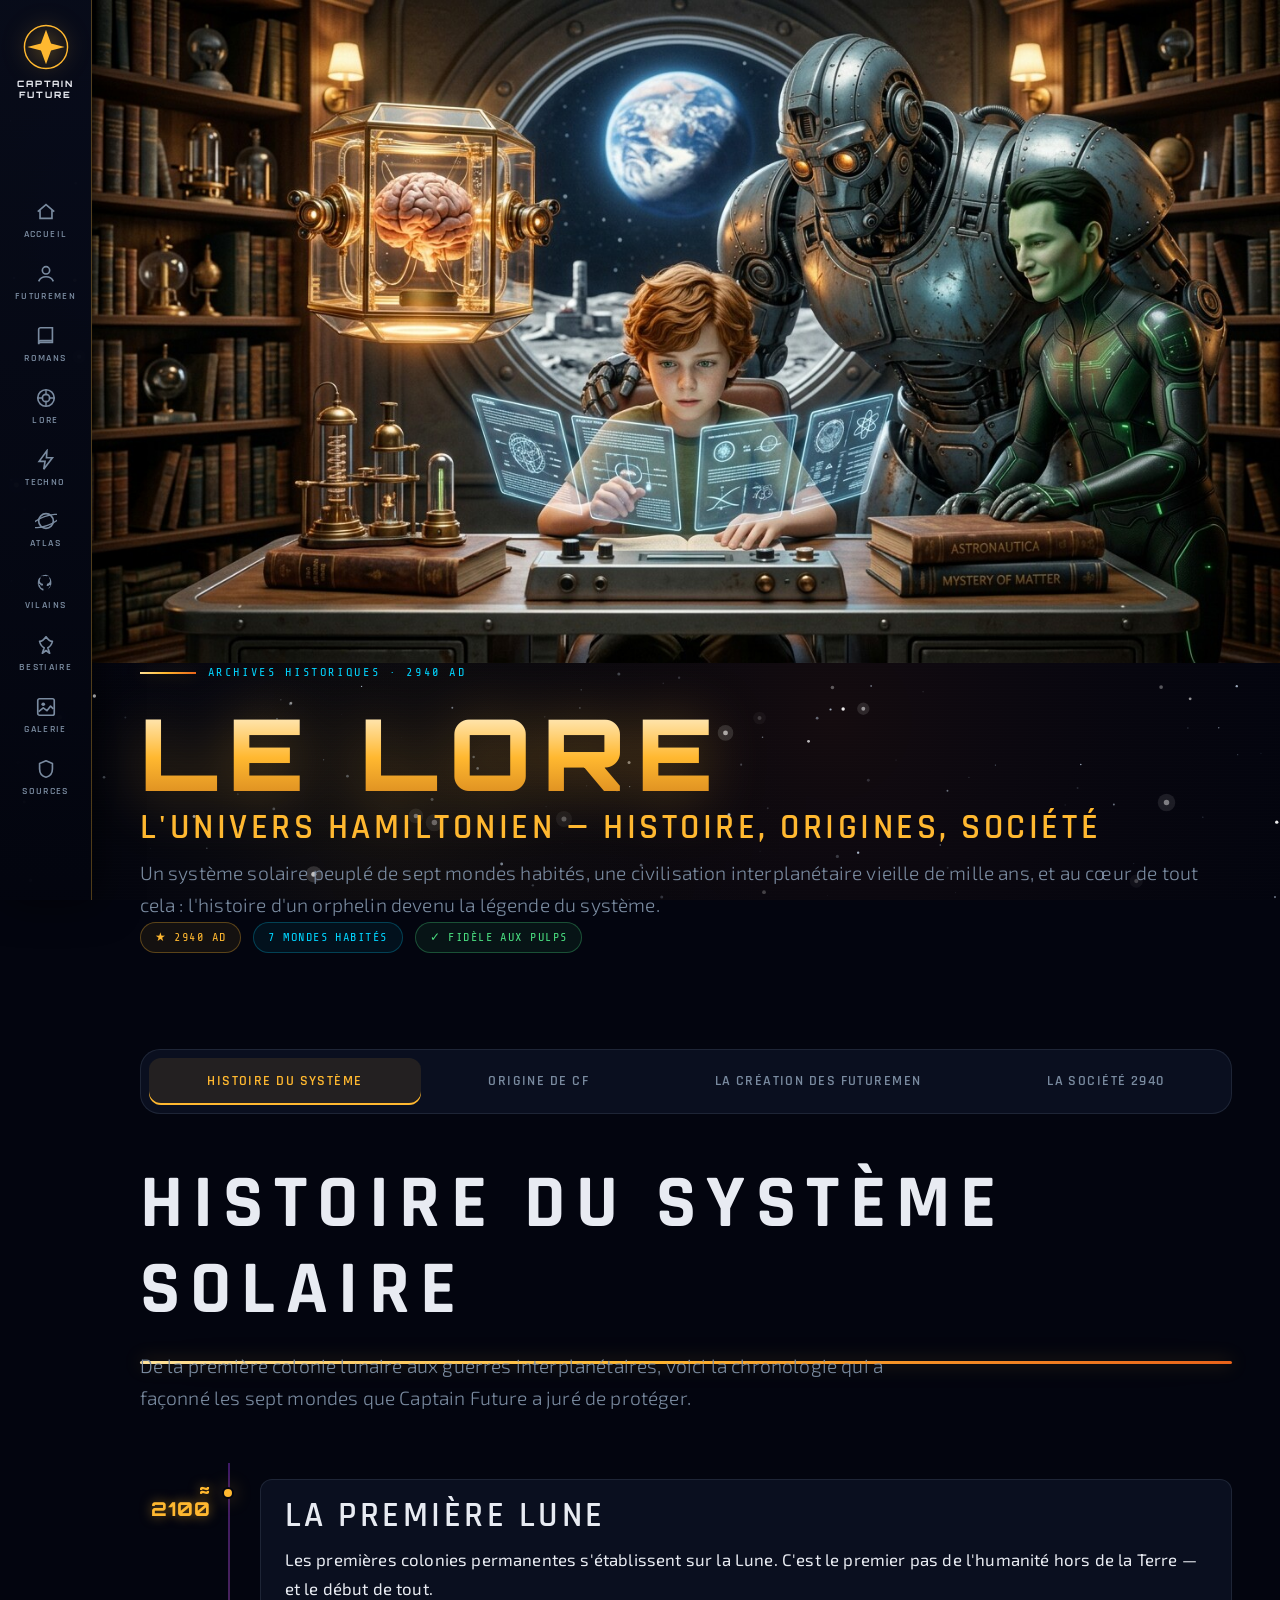
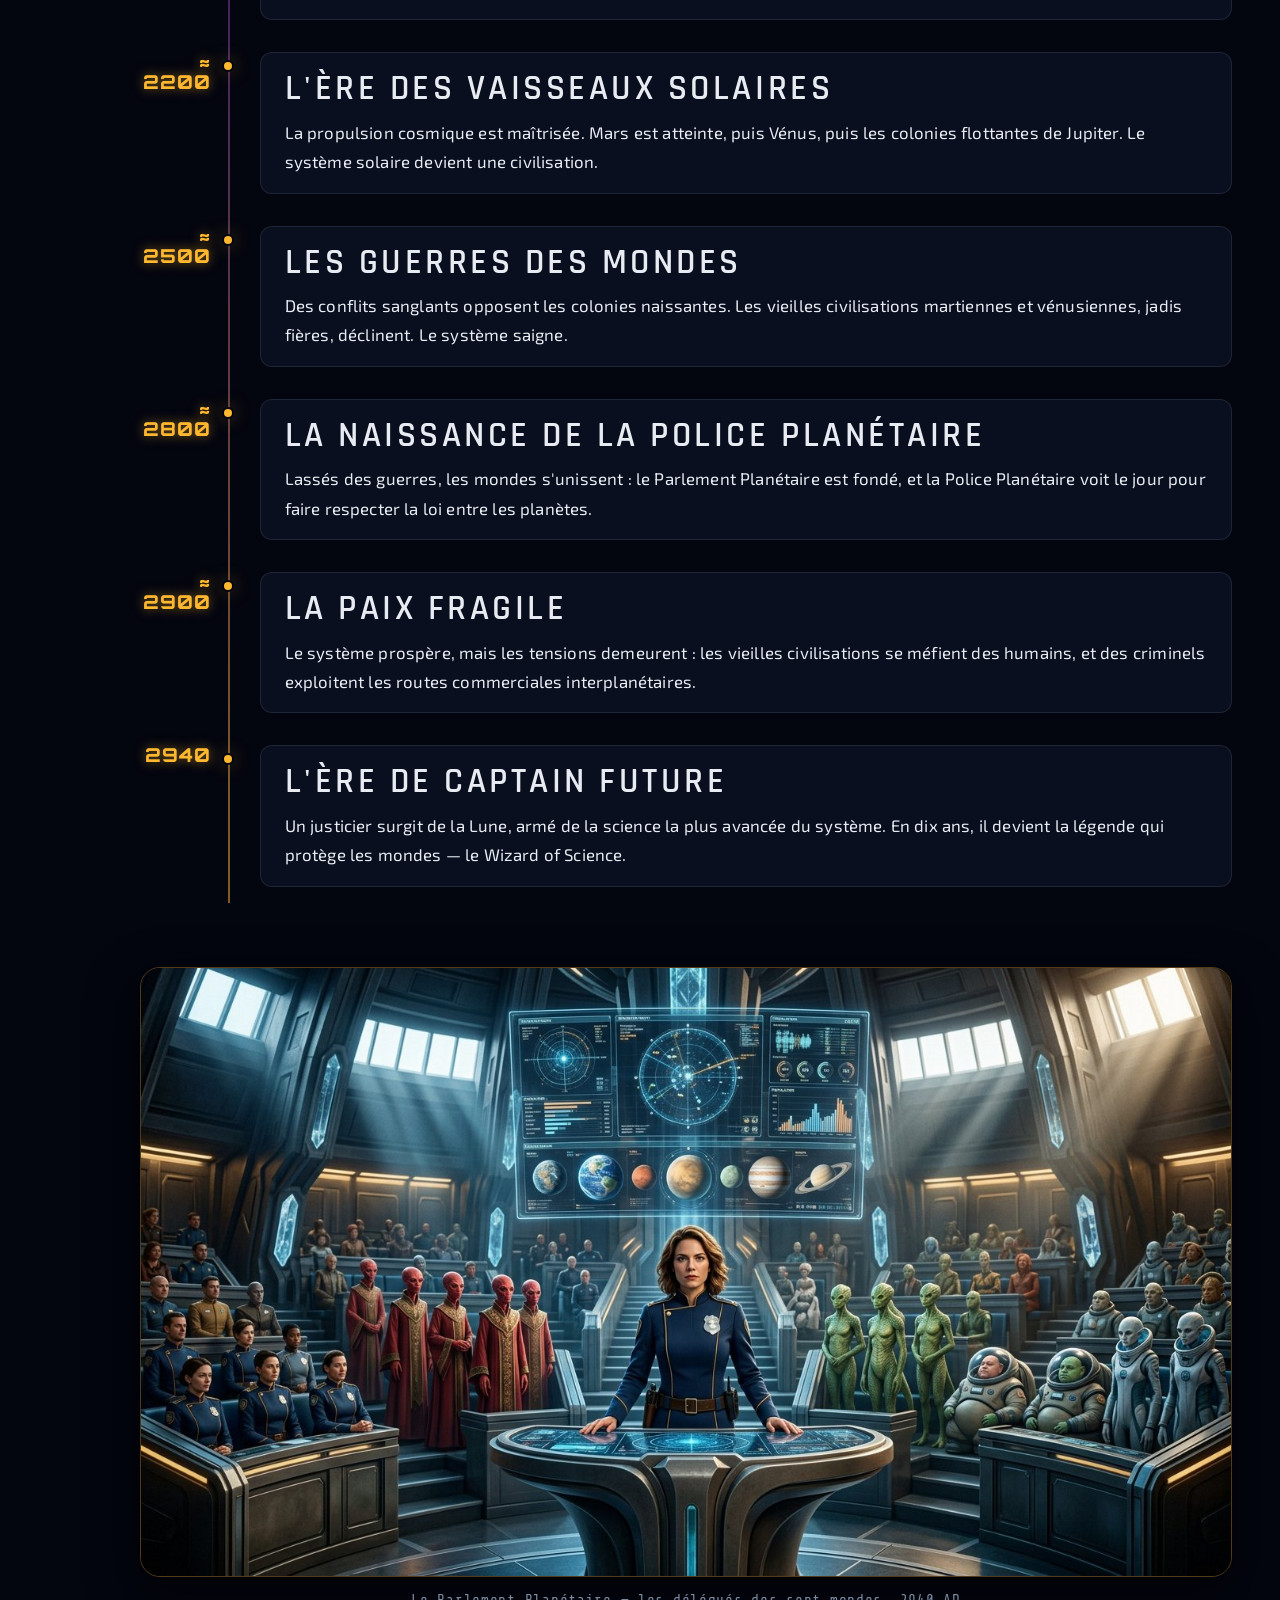
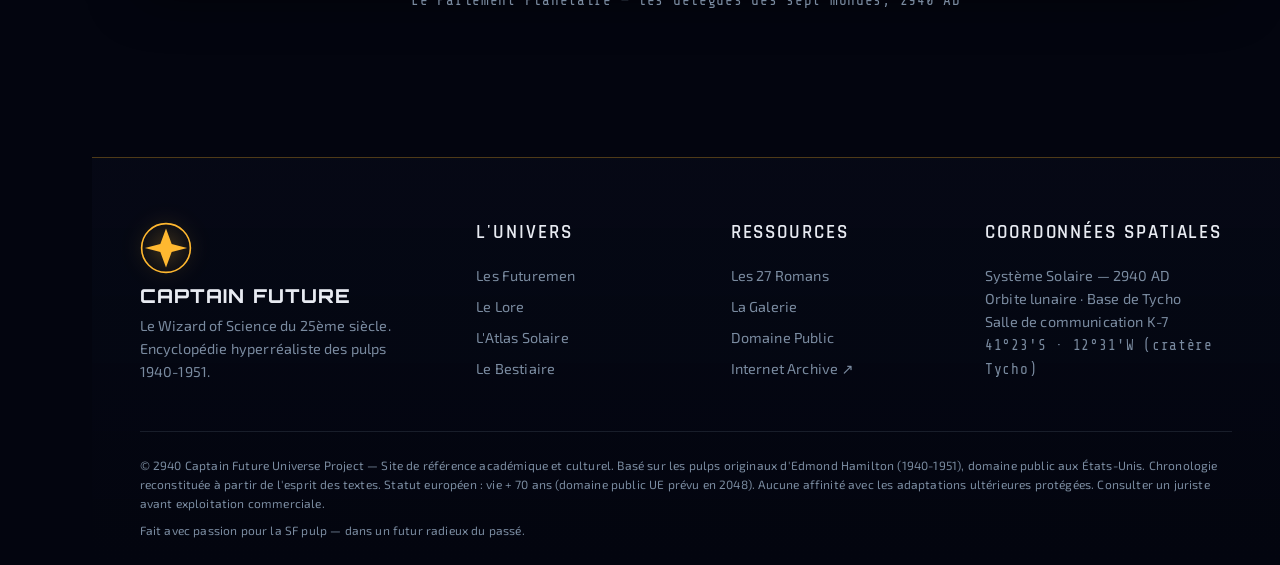
<file: pages/lore.html>
<!DOCTYPE html>
<html lang="fr">
<head>
  <meta charset="UTF-8">
  <meta name="viewport" content="width=device-width, initial-scale=1.0">
  <title>Le Lore de l'Univers Hamiltonien — Captain Future | Encyclopédie Hyperréaliste</title>
  <meta name="description" content="L'univers de Captain Future en 2940 après J.-C. : histoire du système solaire, origine de Curt Newton, création des Futuremen, société interplanétaire — d'après les pulps originaux d'Edmond Hamilton 1940-1951.">
  <meta name="author" content="Captain Future Universe Project">
  <meta name="theme-color" content="#03050F">

  <meta property="og:type" content="website">
  <meta property="og:title" content="Le Lore — L'Univers Hamiltonien de Captain Future">
  <meta property="og:description" content="L'histoire du système solaire en 2940, l'origine de Curt Newton, la création des Futuremen.">
  <meta property="og:image" content="../images/characters/curt_newton_childhood_moon.jpg">
  <meta property="og:locale" content="fr_FR">

  <link rel="icon" href="data:image/svg+xml,%3Csvg xmlns='http://www.w3.org/2000/svg' viewBox='0 0 64 64'%3E%3Ccircle cx='32' cy='32' r='30' fill='%2303050F' stroke='%23FFB830' stroke-width='3'/%3E%3Cpath d='M32 10 L38 28 L56 32 L38 36 L32 54 L26 36 L8 32 L26 28 Z' fill='%23FFB830'/%3E%3C/svg%3E">

  <link rel="preconnect" href="https://fonts.googleapis.com">
  <link rel="preconnect" href="https://fonts.gstatic.com" crossorigin>
  <link href="https://fonts.googleapis.com/css2?family=Orbitron:wght@400;500;600;700;800;900&family=Rajdhani:wght@400;500;600;700&family=Exo+2:ital,wght@0,300;0,400;0,500;0,600;0,700;1,400&family=Share+Tech+Mono&family=Special+Elite&display=swap" rel="stylesheet">

  <link rel="stylesheet" href="../css/variables.css">
  <link rel="stylesheet" href="../css/reset.css">
  <link rel="stylesheet" href="../css/typography.css">
  <link rel="stylesheet" href="../css/components.css">
  <link rel="stylesheet" href="../css/main.css">
  <link rel="stylesheet" href="../css/animations.css">
  <link rel="stylesheet" href="../css/lore.css">
  <link rel="stylesheet" href="../css/responsive.css">

  <style>
    .preloader{position:fixed;inset:0;z-index:var(--z-preloader);background:var(--color-bg-primary);display:flex;flex-direction:column;align-items:center;justify-content:center;gap:2rem;transition:opacity .8s var(--ease-out-expo),visibility .8s}
    .preloader.hidden{opacity:0;visibility:hidden;pointer-events:none}
    .preloader-logo{width:110px;height:110px;animation:spinLogo 2.4s linear infinite}
    .preloader-bar{width:min(320px,70vw);height:3px;background:rgba(255,184,48,.15);border-radius:999px;overflow:hidden}
    .preloader-bar-fill{height:100%;width:0;background:var(--gradient-gold);border-radius:999px;animation:preloaderFill 2.2s var(--ease-out-expo) forwards}
    .preloader-text{font-family:var(--font-mono);font-size:var(--text-xs);letter-spacing:.35em;color:var(--color-accent-cyan);text-transform:uppercase}
  </style>
</head>

<body data-page="lore">

  <div class="preloader" id="preloader" role="status" aria-label="Chargement">
    <svg class="preloader-logo" viewBox="0 0 64 64" aria-hidden="true">
      <circle cx="32" cy="32" r="30" fill="none" stroke="#FFB830" stroke-width="2" stroke-dasharray="140 60"/>
      <path d="M32 8 L39 27 L58 32 L39 37 L32 56 L25 37 L6 32 L25 27 Z" fill="#FFB830"/>
    </svg>
    <div class="preloader-bar"><div class="preloader-bar-fill"></div></div>
    <p class="preloader-text">Compilation des archives historiques…</p>
  </div>

  <canvas id="starfield" class="bg-canvas" aria-hidden="true"></canvas>
  <div class="bg-scanlines" aria-hidden="true"></div>

  <a class="skip-link" href="#main">Aller au contenu</a>

  <!-- ══════════════ NAVIGATION ══════════════ -->
  <header class="side-nav" id="sideNav" data-nav>
    <div class="nav-logo" data-tooltip="Accueil">
      <a href="../index.html" aria-label="Captain Future — Accueil">
        <svg viewBox="0 0 64 64" aria-hidden="true">
          <circle cx="32" cy="32" r="30" fill="none" stroke="#FFB830" stroke-width="2"/>
          <path d="M32 8 L39 27 L58 32 L39 37 L32 56 L25 37 L6 32 L25 27 Z" fill="#FFB830"/>
        </svg>
        <span class="nav-logo-text">CAPTAIN<br>FUTURE</span>
      </a>
    </div>
    <nav class="nav-links" aria-label="Navigation principale">
      <a href="../index.html" class="nav-link" data-warp><svg viewBox="0 0 24 24" aria-hidden="true"><path d="M3 11.5 12 4l9 7.5M5.5 10v9h13v-9" fill="none" stroke="currentColor" stroke-width="1.8"/></svg><span>Accueil</span></a>
      <a href="futuremen.html" class="nav-link" data-warp><svg viewBox="0 0 24 24" aria-hidden="true"><circle cx="12" cy="8" r="4" fill="none" stroke="currentColor" stroke-width="1.8"/><path d="M4 20c1.5-3.5 4.5-5 8-5s6.5 1.5 8 5" fill="none" stroke="currentColor" stroke-width="1.8"/></svg><span>Futuremen</span></a>
      <a href="romans.html" class="nav-link" data-warp><svg viewBox="0 0 24 24" aria-hidden="true"><path d="M4 5a2 2 0 0 1 2-2h13v16H6a2 2 0 0 0-2 2z" fill="none" stroke="currentColor" stroke-width="1.8"/><path d="M4 19a2 2 0 0 1 2-2h13" fill="none" stroke="currentColor" stroke-width="1.8"/></svg><span>Romans</span></a>
      <a href="lore.html" class="nav-link" data-warp aria-current="page"><svg viewBox="0 0 24 24" aria-hidden="true"><circle cx="12" cy="12" r="9" fill="none" stroke="currentColor" stroke-width="1.8"/><circle cx="12" cy="12" r="4" fill="none" stroke="currentColor" stroke-width="1.8"/><path d="M12 3v6m0 6v6M3 12h6m6 0h6" fill="none" stroke="currentColor" stroke-width="1.5"/></svg><span>Lore</span></a>
      <a href="technologie.html" class="nav-link" data-warp><svg viewBox="0 0 24 24" aria-hidden="true"><path d="M13 2 4.5 13.5H11L9.5 22 19 9.5h-6.5z" fill="none" stroke="currentColor" stroke-width="1.8"/></svg><span>Techno</span></a>
      <a href="planetes.html" class="nav-link" data-warp><svg viewBox="0 0 24 24" aria-hidden="true"><circle cx="12" cy="12" r="8" fill="none" stroke="currentColor" stroke-width="1.8"/><ellipse cx="12" cy="12" rx="16" ry="5" fill="none" stroke="currentColor" stroke-width="1.4" transform="rotate(-20 12 12)"/></svg><span>Atlas</span></a>
      <a href="antagonistes.html" class="nav-link" data-warp><svg viewBox="0 0 24 24" aria-hidden="true"><path d="M12 3a9 9 0 0 0-3.5 17.3c.5.1.7-.2.7-.5v-1.6c-2.9-.6-3.5-2-3.7-3.2-.2-.6-.6-1.1-1.2-1.3-.4-.2-.9-.4-.3-.8.6-.3 1.3.2 1.9.9.7 1 1.9 1.4 3 .7-.1-.6-.4-1.1-.3-1.7-2-.3-3.4-1.7-3.4-3.6 0-.8.3-1.6.8-2.2-.3-.9 0-1.9.6-2.7.9-.3 1.8.2 2.2.4.6-.2 1.3-.3 2-.3s1.4.1 2 .3c.4-.2 1.3-.7 2.2-.4.6.8.9 1.8.6 2.7.5.6.8 1.4.8 2.2 0 1.9-1.4 3.3-3.4 3.6.2.8 0 1.5-.4 2.1.7.5 1.6.4 2.2 0 .4-.3.8-.6 1.2-.6.4 0 .9.3.8.7-.1.4-.5.7-.9 1.1-.6.5-.7.9-.8 1.1 0 .6.2 1.2.2 1.2-.5.2-.9.3-1.1.3A9 9 0 0 0 12 3z" fill="currentColor"/></svg><span>Vilains</span></a>
      <a href="bestiary.html" class="nav-link" data-warp><svg viewBox="0 0 24 24" aria-hidden="true"><path d="M12 3c2 3 4 5 7 5-1 4-3 6-5 7l2 6-4-3-4 3 2-6c-2-1-4-3-5-7 3 0 5-2 7-5z" fill="none" stroke="currentColor" stroke-width="1.8" stroke-linejoin="round"/></svg><span>Bestiaire</span></a>
      <a href="galerie.html" class="nav-link" data-warp><svg viewBox="0 0 24 24" aria-hidden="true"><rect x="3" y="3" width="18" height="18" rx="2" fill="none" stroke="currentColor" stroke-width="1.8"/><circle cx="9" cy="9" r="2" fill="currentColor"/><path d="m4 17 5-4 4 3 4-5 3 3" fill="none" stroke="currentColor" stroke-width="1.8" stroke-linejoin="round"/></svg><span>Galerie</span></a>
      <a href="sources.html" class="nav-link" data-warp><svg viewBox="0 0 24 24" aria-hidden="true"><path d="M12 3 5 6v6c0 4.5 3 8 7 9 4-1 7-4.5 7-9V6z" fill="none" stroke="currentColor" stroke-width="1.8" stroke-linejoin="round"/></svg><span>Sources</span></a>
    </nav>
    <button class="nav-burger" id="navBurger" aria-label="Ouvrir le menu" aria-expanded="false" aria-controls="navDrawer"><span></span><span></span><span></span></button>
  </header>

  <div class="nav-drawer" id="navDrawer" aria-hidden="true">
    <button class="drawer-close" id="drawerClose" aria-label="Fermer le menu">✕</button>
    <nav class="drawer-links" aria-label="Navigation mobile"></nav>
    <p class="drawer-foot data-readout">2940 AD — Système Solaire</p>
  </div>
  <div class="nav-backdrop" id="navBackdrop" aria-hidden="true"></div>

  <main id="main" class="site-main">

    <!-- ══════════════ HERO ══════════════ -->
    <header class="page-hero" data-parallax data-speed="0.22">
      <img src="../images/characters/curt_newton_childhood_moon.jpg" alt="" class="page-hero-bg" aria-hidden="true">
      <div class="page-hero-overlay" aria-hidden="true"></div>
      <div class="container page-hero-content">
        <p class="hero-kicker hud-label" data-reveal>
          <span class="hero-kicker-line"></span> Archives historiques · 2940 AD
        </p>
        <h1 class="display-hero page-hero-title" data-reveal data-delay="150">Le Lore</h1>
        <p class="heading-sub" data-reveal data-delay="300">L'univers hamiltonien — histoire, origines, société</p>
        <p class="lead page-hero-lead" data-reveal data-delay="450">
          Un système solaire peuplé de sept mondes habités, une civilisation interplanétaire
          vieille de mille ans, et au cœur de tout cela : l'histoire d'un orphelin devenu la
          légende du système.
        </p>
        <div class="hero-badges" data-reveal data-delay="600">
          <span class="badge badge-gold">★ 2940 AD</span>
          <span class="badge badge-cyan">7 mondes habités</span>
          <span class="badge badge-green">✓ Fidèle aux pulps</span>
        </div>
      </div>
    </header>

    <!-- ══════════════ ONGLETS DE SECTIONS ══════════════ -->
    <section class="lore-section" aria-label="Sections du lore">
      <div class="container">
        <div class="lore-tabs" role="tablist" aria-label="Sections du lore">
          <button class="lore-tab is-active" data-lore-tab="histoire" role="tab" aria-selected="true" aria-controls="panel-histoire">Histoire du Système</button>
          <button class="lore-tab" data-lore-tab="origine" role="tab" aria-selected="false" aria-controls="panel-origine" tabindex="-1">Origine de CF</button>
          <button class="lore-tab" data-lore-tab="creation" role="tab" aria-selected="false" aria-controls="panel-creation" tabindex="-1">La Création des Futuremen</button>
          <button class="lore-tab" data-lore-tab="societe" role="tab" aria-selected="false" aria-controls="panel-societe" tabindex="-1">La Société 2940</button>
        </div>

        <!-- ── PANEL 1 : HISTOIRE ── -->
        <div class="lore-panel is-active" data-lore-panel="histoire" id="panel-histoire" role="tabpanel" aria-labelledby="tab-histoire">
          <h2 class="heading-section" data-reveal>Histoire du Système Solaire</h2>
          <p class="lead lore-intro" data-reveal>
            De la première colonie lunaire aux guerres interplanétaires, voici la chronologie
            qui a façonné les sept mondes que Captain Future a juré de protéger.
          </p>

          <ol class="lore-timeline">
            <li class="lore-tl-item">
              <span class="lore-tl-date display-title">≈ 2100</span>
              <div class="lore-tl-card">
                <h3 class="heading-sub">La Première Lune</h3>
                <p class="body-copy">Les premières colonies permanentes s'établissent sur la Lune. C'est le premier pas de l'humanité hors de la Terre — et le début de tout.</p>
              </div>
            </li>
            <li class="lore-tl-item">
              <span class="lore-tl-date display-title">≈ 2200</span>
              <div class="lore-tl-card">
                <h3 class="heading-sub">L'Ère des Vaisseaux Solaires</h3>
                <p class="body-copy">La propulsion cosmique est maîtrisée. Mars est atteinte, puis Vénus, puis les colonies flottantes de Jupiter. Le système solaire devient une civilisation.</p>
              </div>
            </li>
            <li class="lore-tl-item">
              <span class="lore-tl-date display-title">≈ 2500</span>
              <div class="lore-tl-card">
                <h3 class="heading-sub">Les Guerres des Mondes</h3>
                <p class="body-copy">Des conflits sanglants opposent les colonies naissantes. Les vieilles civilisations martiennes et vénusiennes, jadis fières, déclinent. Le système saigne.</p>
              </div>
            </li>
            <li class="lore-tl-item">
              <span class="lore-tl-date display-title">≈ 2800</span>
              <div class="lore-tl-card">
                <h3 class="heading-sub">La Naissance de la Police Planétaire</h3>
                <p class="body-copy">Lassés des guerres, les mondes s'unissent : le Parlement Planétaire est fondé, et la Police Planétaire voit le jour pour faire respecter la loi entre les planètes.</p>
              </div>
            </li>
            <li class="lore-tl-item">
              <span class="lore-tl-date display-title">≈ 2900</span>
              <div class="lore-tl-card">
                <h3 class="heading-sub">La Paix Fragile</h3>
                <p class="body-copy">Le système prospère, mais les tensions demeurent : les vieilles civilisations se méfient des humains, et des criminels exploitent les routes commerciales interplanétaires.</p>
              </div>
            </li>
            <li class="lore-tl-item">
              <span class="lore-tl-date display-title">2940</span>
              <div class="lore-tl-card">
                <h3 class="heading-sub">L'Ère de Captain Future</h3>
                <p class="body-copy">Un justicier surgit de la Lune, armé de la science la plus avancée du système. En dix ans, il devient la légende qui protège les mondes — le Wizard of Science.</p>
              </div>
            </li>
          </ol>

          <figure class="lore-figure" data-reveal>
            <img src="../images/characters/planetary_parliament_session.jpg" alt="Session du Parlement Planétaire avec les délégués de toutes les planètes" loading="lazy">
            <figcaption class="data-readout">Le Parlement Planétaire — les délégués des sept mondes, 2940 AD</figcaption>
          </figure>
        </div>

        <!-- ── PANEL 2 : ORIGINE DE CF ── -->
        <div class="lore-panel" data-lore-panel="origine" id="panel-origine" role="tabpanel" hidden>
          <h2 class="heading-section" data-reveal>L'Origine de Captain Future</h2>

          <div class="lore-grid-2">
            <div class="lore-copy" data-reveal>
              <h3 class="heading-sub">Roger et Elaine Newton</h3>
              <p class="body-copy">
                Deux des plus grands savants du système solaire, Roger et Elaine Newton avaient
                choisi la Lune pour laboratoire : la base de Tycho, face cachée, loin des
                convoitises. Roger Newton y avait construit Grag, le premier robot de sa
                génération, et son ami Simon Wright y venait souvent travailler.
              </p>
              <p class="body-copy">
                Leur fils, Curtis « Curt » Newton, naquit dans la lumière froide de la Lune.
                Il n'avait que quelques mois lorsque des criminels attaquèrent la base pour
                s'emparer des secrets scientifiques de Roger — et assassinèrent ses parents.
              </p>

              <h3 class="heading-sub">Le Serment</h3>
              <p class="body-copy">
                Élevé par les trois créatures de la base — Grag, Otho et Simon Wright — Curt
                grandit loin des mondes, mais instruit comme aucun humain ne le fut jamais.
                À vingt-cinq ans, il jura de venger ses parents et de protéger le système.
                « Captain Future » était né : une identité, un serment, une légende.
              </p>
              <blockquote class="pulp-quote">
                « Je serai le futur que mes parents rêvaient de bâtir. »
                <footer>— Le serment de Curt Newton</footer>
              </blockquote>
            </div>
            <figure class="lore-figure" data-reveal data-delay="120">
              <img src="../images/characters/curt_newton_childhood_moon.jpg" alt="Le jeune Curt Newton étudiant dans la bibliothèque lunaire entouré de Grag, Otho et Simon Wright" loading="lazy">
              <figcaption class="data-readout">L'éducation lunaire de Curt — ses trois tuteurs</figcaption>
            </figure>
          </div>
        </div>

        <!-- ── PANEL 3 : CRÉATION DES FUTUREMEN ── -->
        <div class="lore-panel" data-lore-panel="creation" id="panel-creation" role="tabpanel" hidden>
          <h2 class="heading-section" data-reveal>La Création des Futuremen</h2>
          <p class="lead lore-intro" data-reveal>Trois êtres hors norme, trois actes de génie scientifique — et trois pères pour un héros.</p>

          <div class="lore-cards-3">
            <article class="lore-card" data-reveal>
              <figure><img src="../images/characters/grag_robot_portrait_official.jpg" alt="Portrait de Grag le robot" loading="lazy"></figure>
              <h3 class="heading-sub">Grag — Construit par Roger Newton</h3>
              <p class="body-copy">
                Roger Newton conçut Grag dans les ateliers de Tycho : deux mètres cinquante
                d'acier gris-bleu, une force démesurée, et une loyauté inconditionnelle.
                À la mort de son créateur, Grag fit du nourrisson Curt sa raison d'être.
              </p>
            </article>
            <article class="lore-card" data-reveal data-delay="120">
              <figure><img src="../images/characters/otho_android_portrait_official.jpg" alt="Portrait d'Otho l'androïde" loading="lazy"></figure>
              <h3 class="heading-sub">Otho — Le premier androïde parfait</h3>
              <p class="body-copy">
                Simon Wright créa Otho, le premier androïde parfait de l'histoire — si parfait
                qu'il peut remodeler son visage à volonté. Né de la science de Simon, il fut le
                frère de jeu de Curt, son espion, son complice.
              </p>
            </article>
            <article class="lore-card" data-reveal data-delay="240">
              <figure><img src="../images/characters/simon_wright_brain_portrait_official.jpg" alt="Portrait de Simon Wright le cerveau vivant" loading="lazy"></figure>
              <h3 class="heading-sub">Simon Wright — Le cerveau d'Elias Wright</h3>
              <p class="body-copy">
                À l'origine un savant nommé Elias Wright, ami de Roger Newton, il vit son corps
                condamné et son cerveau préservé dans un boîtier de cristal doré. Il devint
                Simon Wright, le Cerveau Vivant — le mentor de Curt, la mémoire du système.
              </p>
            </article>
          </div>

          <figure class="lore-figure" data-reveal>
            <img src="../images/characters/futuremen_group_shot_official.jpg" alt="Les quatre Futuremen sur la surface lunaire" loading="lazy">
            <figcaption class="data-readout">Quatre êtres, un seul serment — la surface lunaire de Tycho</figcaption>
          </figure>
        </div>

        <!-- ── PANEL 4 : SOCIÉTÉ ── -->
        <div class="lore-panel" data-lore-panel="societe" id="panel-societe" role="tabpanel" hidden>
          <h2 class="heading-section" data-reveal>La Société du Système Solaire — 2940</h2>
          <p class="lead lore-intro" data-reveal>Mille ans après la première colonie, le système solaire est une civilisation complexe.</p>

          <div class="lore-society-grid">
            <article class="society-item" data-reveal>
              <span class="society-icon" aria-hidden="true">🚀</span>
              <h3 class="heading-sub">Commerce Interplanétaire</h3>
              <p class="body-copy">Des routes commerciales relient les sept mondes. Les richesses de Vénus, les cristaux de Saturne, les minerais de Mars circulent entre les colonies — et attirent les pirates.</p>
            </article>
            <article class="society-item" data-reveal data-delay="90">
              <span class="society-icon" aria-hidden="true">🏙️</span>
              <h3 class="heading-sub">Terraformation &amp; Colonies</h3>
              <p class="body-copy">Des dômes pressurisés sur Mars, des villes flottantes dans les nuages de Jupiter, des stations dans les anneaux de Saturne : chaque monde a son architecture propre.</p>
            </article>
            <article class="society-item" data-reveal data-delay="180">
              <span class="society-icon" aria-hidden="true">🔬</span>
              <h3 class="heading-sub">Xénobiologie</h3>
              <p class="body-copy">Des reptiles géants de Vénus aux êtres de plasma de Jupiter, la vie alien est partout. La science du 30ème siècle la catalogue, la craint — et parfois la comprend.</p>
            </article>
            <article class="society-item" data-reveal data-delay="270">
              <span class="society-icon" aria-hidden="true">⚡</span>
              <h3 class="heading-sub">Transport Spatial</h3>
              <p class="body-copy">Vaisseaux cosmiques à énergie solaire, ceintures répulseurs individuelles, communicateurs instantanés : la technologie hamiltonienne est simple, élégante — et éternellement optimiste.</p>
            </article>
            <article class="society-item" data-reveal data-delay="360">
              <span class="society-icon" aria-hidden="true">🧬</span>
              <h3 class="heading-sub">Médecine &amp; Longévité</h3>
              <p class="body-copy">La médecine du 30ème siècle repousse la mort — comme le prouve Simon Wright, dont le cerveau vit hors de son corps. La vie humaine s'étire, et la science repousse ses limites.</p>
            </article>
            <article class="society-item" data-reveal data-delay="450">
              <span class="society-icon" aria-hidden="true">⚖️</span>
              <h3 class="heading-sub">La Loi Planétaire</h3>
              <p class="body-copy">Le Parlement Planétaire légifère, la Police Planétaire veille — et quand la loi ne suffit plus, un justicier surgit de la Lune avec un serment.</p>
            </article>
          </div>

          <figure class="lore-figure" data-reveal>
            <img src="../images/characters/captain_future_vs_ul_quorn_showdown.jpg" alt="Le face-à-face entre Captain Future et Ul Quorn" loading="lazy">
            <figcaption class="data-readout">La menace permanente — le face-à-face avec Ul Quorn</figcaption>
          </figure>
        </div>
      </div>
    </section>

  </main>

  <!-- ══════════════ FOOTER ══════════════ -->
  <footer class="site-footer" role="contentinfo">
    <div class="container footer-grid">
      <div class="footer-brand">
        <svg class="footer-logo" viewBox="0 0 64 64" aria-hidden="true">
          <circle cx="32" cy="32" r="30" fill="none" stroke="#FFB830" stroke-width="2"/>
          <path d="M32 8 L39 27 L58 32 L39 37 L32 56 L25 37 L6 32 L25 27 Z" fill="#FFB830"/>
        </svg>
        <p class="display-title t-md">CAPTAIN FUTURE</p>
        <p class="t-sm muted">Le Wizard of Science du 25ème siècle.<br>Encyclopédie hyperréaliste des pulps 1940-1951.</p>
      </div>
      <nav class="footer-col" aria-label="Univers">
        <h4 class="footer-title heading-sub">L'Univers</h4>
        <a href="futuremen.html" data-warp>Les Futuremen</a>
        <a href="lore.html" data-warp>Le Lore</a>
        <a href="planetes.html" data-warp>L'Atlas Solaire</a>
        <a href="bestiary.html" data-warp>Le Bestiaire</a>
      </nav>
      <nav class="footer-col" aria-label="Ressources">
        <h4 class="footer-title heading-sub">Ressources</h4>
        <a href="romans.html" data-warp>Les 27 Romans</a>
        <a href="galerie.html" data-warp>La Galerie</a>
        <a href="sources.html" data-warp>Domaine Public</a>
        <a href="https://archive.org/search?query=%22captain+future%22" target="_blank" rel="noopener">Internet Archive ↗</a>
      </nav>
      <div class="footer-col">
        <h4 class="footer-title heading-sub">Coordonnées Spatiales</h4>
        <p class="t-sm muted">Système Solaire — 2940 AD<br>Orbite lunaire · Base de Tycho<br>Salle de communication K-7<br><span class="data-readout">41°23′S · 12°31′W (cratère Tycho)</span></p>
      </div>
    </div>
    <div class="footer-legal container">
      <p class="t-xs muted">
        © 2940 Captain Future Universe Project — Site de référence académique et culturel.
        Basé sur les pulps originaux d'Edmond Hamilton (1940-1951), domaine public aux États-Unis.
        Chronologie reconstituée à partir de l'esprit des textes. Statut européen : vie + 70 ans
        (domaine public UE prévu en 2048). Aucune affinité avec les adaptations ultérieures protégées.
        Consulter un juriste avant exploitation commerciale.
      </p>
      <p class="t-xs muted">Fait avec passion pour la SF pulp — dans un futur radieux du passé.</p>
    </div>
  </footer>

  <div class="warp-overlay" id="warpOverlay" aria-hidden="true">
    <div class="warp-lines"></div>
    <span class="warp-text hud-label">Transition warp…</span>
  </div>

  <button class="back-to-top" id="backToTop" aria-label="Retour en haut">
    <svg viewBox="0 0 24 24" aria-hidden="true"><path d="M12 19V5m0 0-6 6m6-6 6 6" fill="none" stroke="currentColor" stroke-width="2.2" stroke-linecap="round"/></svg>
  </button>

  <script src="../js/starfield.js"></script>
  <script src="../js/parallax.js"></script>
  <script src="../js/nav.js"></script>
  <script src="../js/transitions.js"></script>
  <script src="../js/app.js"></script>
  <script src="../js/lore.js"></script>
</body>
</html>
</file>
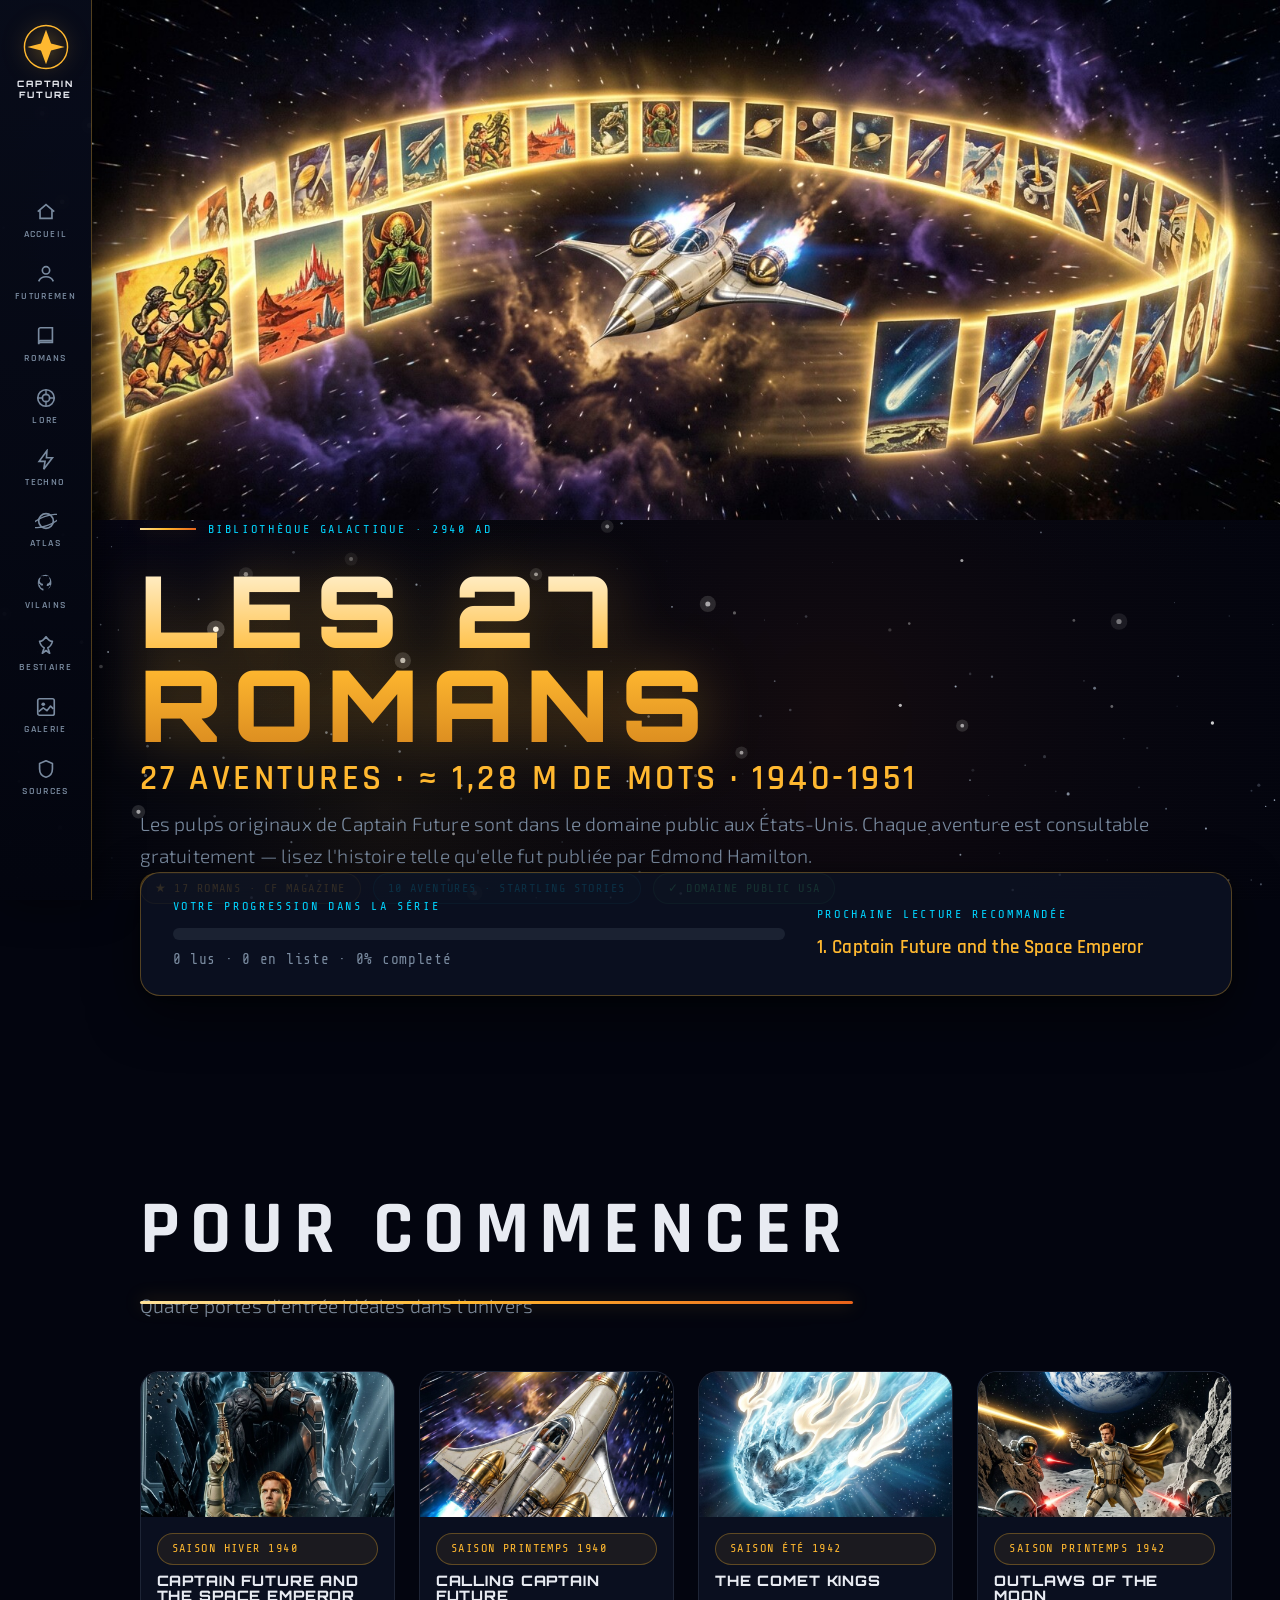
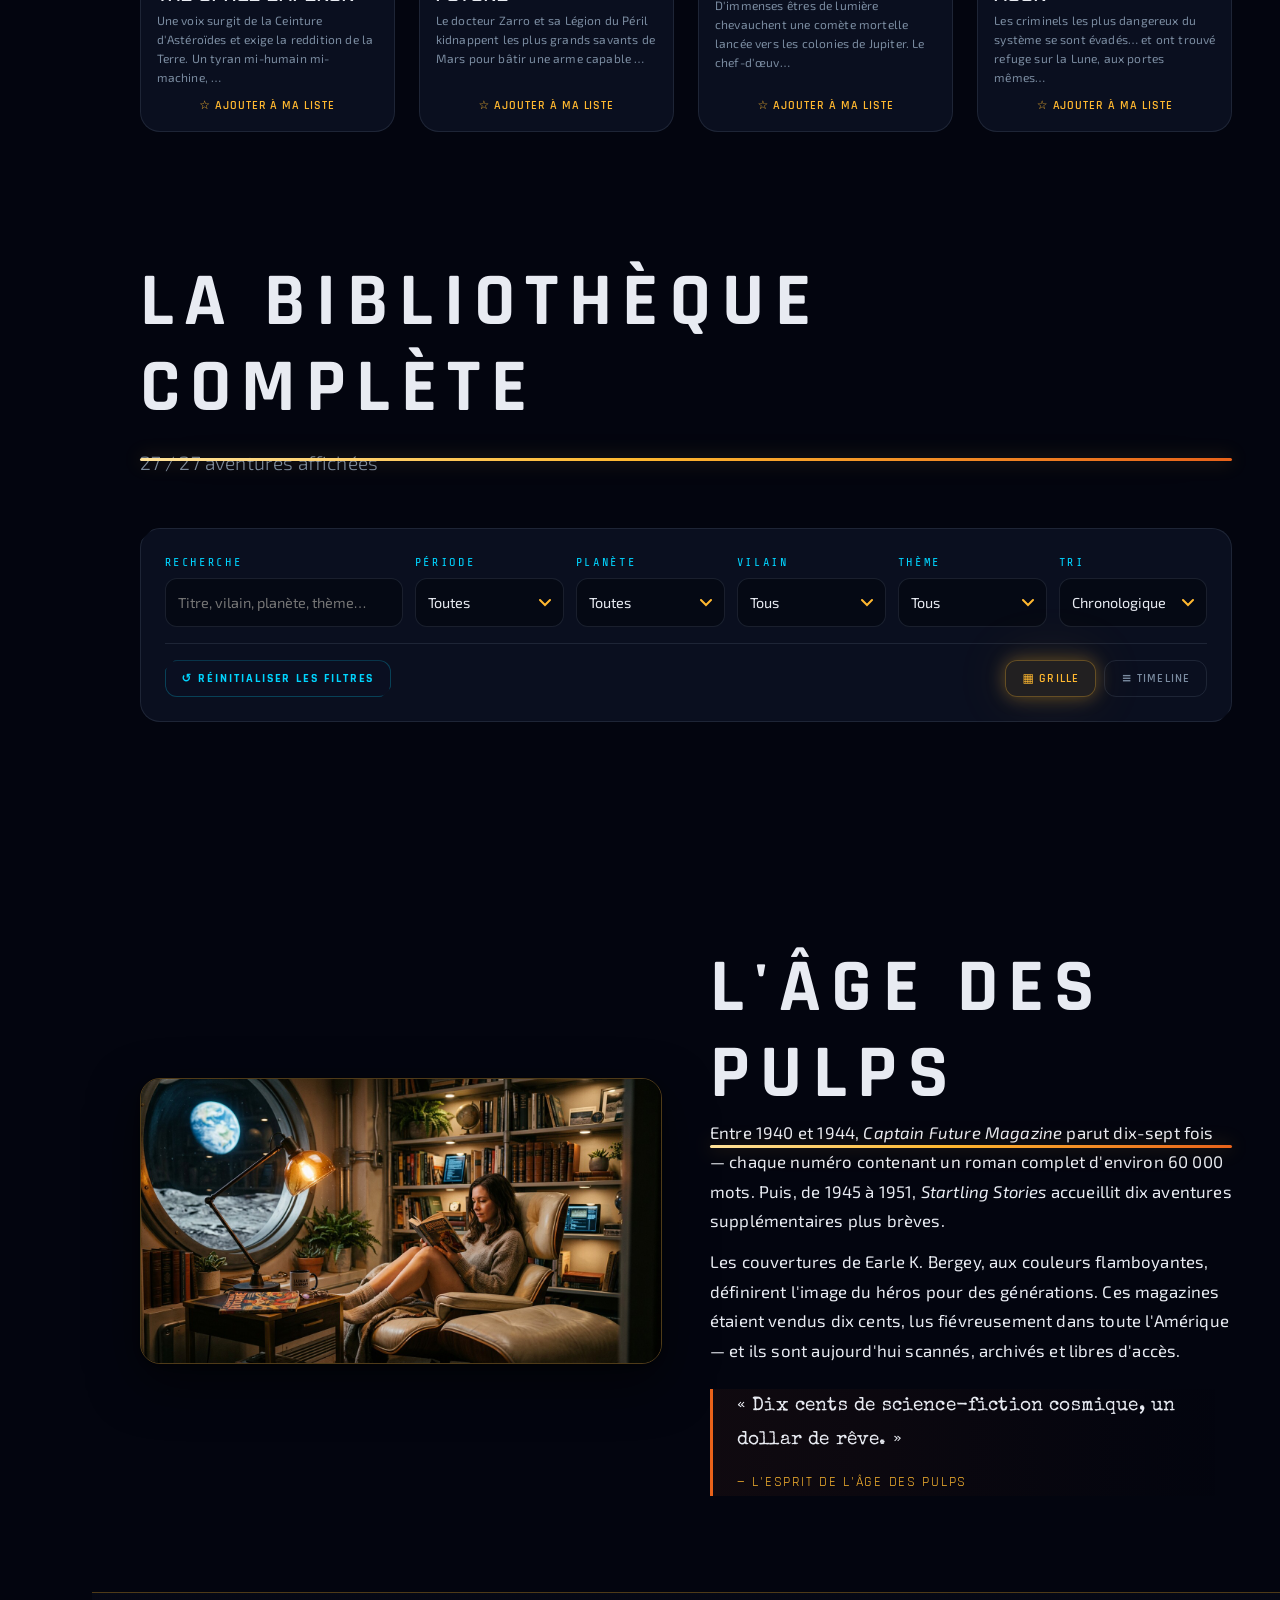
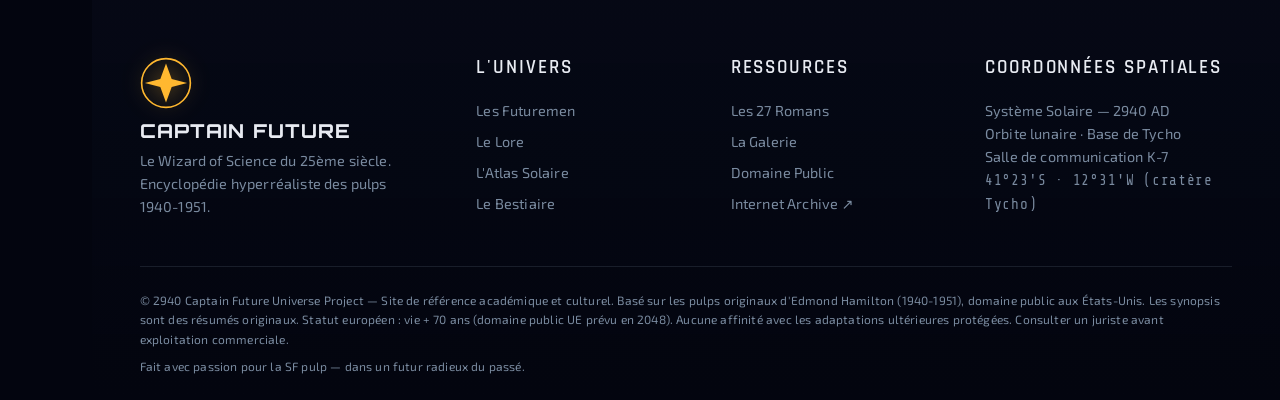
<file: pages/romans.html>
<!DOCTYPE html>
<html lang="fr">
<head>
  <meta charset="UTF-8">
  <meta name="viewport" content="width=device-width, initial-scale=1.0">
  <title>La Bibliothèque des 27 Romans — Captain Future | Encyclopédie Hyperréaliste</title>
  <meta name="description" content="Les 27 aventures originales de Captain Future (1940-1951) : 17 romans du Captain Future Magazine et 10 aventures de Startling Stories, avec synopsis, thèmes, vilains, notes et liens de lecture gratuits (domaine public USA).">
  <meta name="author" content="Captain Future Universe Project">
  <meta name="theme-color" content="#03050F">

  <meta property="og:type" content="website">
  <meta property="og:title" content="La Bibliothèque des 27 Romans — Captain Future">
  <meta property="og:description" content="27 aventures · ≈ 1,28 M de mots · 1940-1951. Lisez gratuitement les pulps originaux.">
  <meta property="og:image" content="../images/spreads/library_overview_spread.jpg">
  <meta property="og:locale" content="fr_FR">

  <link rel="icon" href="data:image/svg+xml,%3Csvg xmlns='http://www.w3.org/2000/svg' viewBox='0 0 64 64'%3E%3Ccircle cx='32' cy='32' r='30' fill='%2303050F' stroke='%23FFB830' stroke-width='3'/%3E%3Cpath d='M32 10 L38 28 L56 32 L38 36 L32 54 L26 36 L8 32 L26 28 Z' fill='%23FFB830'/%3E%3C/svg%3E">

  <link rel="preconnect" href="https://fonts.googleapis.com">
  <link rel="preconnect" href="https://fonts.gstatic.com" crossorigin>
  <link href="https://fonts.googleapis.com/css2?family=Orbitron:wght@400;500;600;700;800;900&family=Rajdhani:wght@400;500;600;700&family=Exo+2:ital,wght@0,300;0,400;0,500;0,600;0,700;1,400&family=Share+Tech+Mono&family=Special+Elite&display=swap" rel="stylesheet">

  <link rel="stylesheet" href="../css/variables.css">
  <link rel="stylesheet" href="../css/reset.css">
  <link rel="stylesheet" href="../css/typography.css">
  <link rel="stylesheet" href="../css/components.css">
  <link rel="stylesheet" href="../css/main.css">
  <link rel="stylesheet" href="../css/animations.css">
  <link rel="stylesheet" href="../css/romans.css">
  <link rel="stylesheet" href="../css/responsive.css">

  <style>
    .preloader{position:fixed;inset:0;z-index:var(--z-preloader);background:var(--color-bg-primary);display:flex;flex-direction:column;align-items:center;justify-content:center;gap:2rem;transition:opacity .8s var(--ease-out-expo),visibility .8s}
    .preloader.hidden{opacity:0;visibility:hidden;pointer-events:none}
    .preloader-logo{width:110px;height:110px;animation:spinLogo 2.4s linear infinite}
    .preloader-bar{width:min(320px,70vw);height:3px;background:rgba(255,184,48,.15);border-radius:999px;overflow:hidden}
    .preloader-bar-fill{height:100%;width:0;background:var(--gradient-gold);border-radius:999px;animation:preloaderFill 2.2s var(--ease-out-expo) forwards}
    .preloader-text{font-family:var(--font-mono);font-size:var(--text-xs);letter-spacing:.35em;color:var(--color-accent-cyan);text-transform:uppercase}
  </style>
</head>

<body data-page="romans">

  <div class="preloader" id="preloader" role="status" aria-label="Chargement">
    <svg class="preloader-logo" viewBox="0 0 64 64" aria-hidden="true">
      <circle cx="32" cy="32" r="30" fill="none" stroke="#FFB830" stroke-width="2" stroke-dasharray="140 60"/>
      <path d="M32 8 L39 27 L58 32 L39 37 L32 56 L25 37 L6 32 L25 27 Z" fill="#FFB830"/>
    </svg>
    <div class="preloader-bar"><div class="preloader-bar-fill"></div></div>
    <p class="preloader-text">Tri des rayonnages galactiques…</p>
  </div>

  <canvas id="starfield" class="bg-canvas" aria-hidden="true"></canvas>
  <div class="bg-scanlines" aria-hidden="true"></div>

  <a class="skip-link" href="#main">Aller au contenu</a>

  <!-- ══════════════ NAVIGATION ══════════════ -->
  <header class="side-nav" id="sideNav" data-nav>
    <div class="nav-logo" data-tooltip="Accueil">
      <a href="../index.html" aria-label="Captain Future — Accueil">
        <svg viewBox="0 0 64 64" aria-hidden="true">
          <circle cx="32" cy="32" r="30" fill="none" stroke="#FFB830" stroke-width="2"/>
          <path d="M32 8 L39 27 L58 32 L39 37 L32 56 L25 37 L6 32 L25 27 Z" fill="#FFB830"/>
        </svg>
        <span class="nav-logo-text">CAPTAIN<br>FUTURE</span>
      </a>
    </div>
    <nav class="nav-links" aria-label="Navigation principale">
      <a href="../index.html" class="nav-link" data-warp><svg viewBox="0 0 24 24" aria-hidden="true"><path d="M3 11.5 12 4l9 7.5M5.5 10v9h13v-9" fill="none" stroke="currentColor" stroke-width="1.8"/></svg><span>Accueil</span></a>
      <a href="futuremen.html" class="nav-link" data-warp><svg viewBox="0 0 24 24" aria-hidden="true"><circle cx="12" cy="8" r="4" fill="none" stroke="currentColor" stroke-width="1.8"/><path d="M4 20c1.5-3.5 4.5-5 8-5s6.5 1.5 8 5" fill="none" stroke="currentColor" stroke-width="1.8"/></svg><span>Futuremen</span></a>
      <a href="romans.html" class="nav-link" data-warp aria-current="page"><svg viewBox="0 0 24 24" aria-hidden="true"><path d="M4 5a2 2 0 0 1 2-2h13v16H6a2 2 0 0 0-2 2z" fill="none" stroke="currentColor" stroke-width="1.8"/><path d="M4 19a2 2 0 0 1 2-2h13" fill="none" stroke="currentColor" stroke-width="1.8"/></svg><span>Romans</span></a>
      <a href="lore.html" class="nav-link" data-warp><svg viewBox="0 0 24 24" aria-hidden="true"><circle cx="12" cy="12" r="9" fill="none" stroke="currentColor" stroke-width="1.8"/><circle cx="12" cy="12" r="4" fill="none" stroke="currentColor" stroke-width="1.8"/><path d="M12 3v6m0 6v6M3 12h6m6 0h6" fill="none" stroke="currentColor" stroke-width="1.5"/></svg><span>Lore</span></a>
      <a href="technologie.html" class="nav-link" data-warp><svg viewBox="0 0 24 24" aria-hidden="true"><path d="M13 2 4.5 13.5H11L9.5 22 19 9.5h-6.5z" fill="none" stroke="currentColor" stroke-width="1.8"/></svg><span>Techno</span></a>
      <a href="planetes.html" class="nav-link" data-warp><svg viewBox="0 0 24 24" aria-hidden="true"><circle cx="12" cy="12" r="8" fill="none" stroke="currentColor" stroke-width="1.8"/><ellipse cx="12" cy="12" rx="16" ry="5" fill="none" stroke="currentColor" stroke-width="1.4" transform="rotate(-20 12 12)"/></svg><span>Atlas</span></a>
      <a href="antagonistes.html" class="nav-link" data-warp><svg viewBox="0 0 24 24" aria-hidden="true"><path d="M12 3a9 9 0 0 0-3.5 17.3c.5.1.7-.2.7-.5v-1.6c-2.9-.6-3.5-2-3.7-3.2-.2-.6-.6-1.1-1.2-1.3-.4-.2-.9-.4-.3-.8.6-.3 1.3.2 1.9.9.7 1 1.9 1.4 3 .7-.1-.6-.4-1.1-.3-1.7-2-.3-3.4-1.7-3.4-3.6 0-.8.3-1.6.8-2.2-.3-.9 0-1.9.6-2.7.9-.3 1.8.2 2.2.4.6-.2 1.3-.3 2-.3s1.4.1 2 .3c.4-.2 1.3-.7 2.2-.4.6.8.9 1.8.6 2.7.5.6.8 1.4.8 2.2 0 1.9-1.4 3.3-3.4 3.6.2.8 0 1.5-.4 2.1.7.5 1.6.4 2.2 0 .4-.3.8-.6 1.2-.6.4 0 .9.3.8.7-.1.4-.5.7-.9 1.1-.6.5-.7.9-.8 1.1 0 .6.2 1.2.2 1.2-.5.2-.9.3-1.1.3A9 9 0 0 0 12 3z" fill="currentColor"/></svg><span>Vilains</span></a>
      <a href="bestiary.html" class="nav-link" data-warp><svg viewBox="0 0 24 24" aria-hidden="true"><path d="M12 3c2 3 4 5 7 5-1 4-3 6-5 7l2 6-4-3-4 3 2-6c-2-1-4-3-5-7 3 0 5-2 7-5z" fill="none" stroke="currentColor" stroke-width="1.8" stroke-linejoin="round"/></svg><span>Bestiaire</span></a>
      <a href="galerie.html" class="nav-link" data-warp><svg viewBox="0 0 24 24" aria-hidden="true"><rect x="3" y="3" width="18" height="18" rx="2" fill="none" stroke="currentColor" stroke-width="1.8"/><circle cx="9" cy="9" r="2" fill="currentColor"/><path d="m4 17 5-4 4 3 4-5 3 3" fill="none" stroke="currentColor" stroke-width="1.8" stroke-linejoin="round"/></svg><span>Galerie</span></a>
      <a href="sources.html" class="nav-link" data-warp><svg viewBox="0 0 24 24" aria-hidden="true"><path d="M12 3 5 6v6c0 4.5 3 8 7 9 4-1 7-4.5 7-9V6z" fill="none" stroke="currentColor" stroke-width="1.8" stroke-linejoin="round"/></svg><span>Sources</span></a>
    </nav>
    <button class="nav-burger" id="navBurger" aria-label="Ouvrir le menu" aria-expanded="false" aria-controls="navDrawer"><span></span><span></span><span></span></button>
  </header>

  <div class="nav-drawer" id="navDrawer" aria-hidden="true">
    <button class="drawer-close" id="drawerClose" aria-label="Fermer le menu">✕</button>
    <nav class="drawer-links" aria-label="Navigation mobile"></nav>
    <p class="drawer-foot data-readout">2940 AD — Système Solaire</p>
  </div>
  <div class="nav-backdrop" id="navBackdrop" aria-hidden="true"></div>

  <main id="main" class="site-main">

    <!-- ══════════════ HERO BIBLIOTHÈQUE ══════════════ -->
    <header class="page-hero" data-parallax data-speed="0.22">
      <img src="../images/spreads/library_overview_spread.jpg" alt="" class="page-hero-bg" aria-hidden="true">
      <div class="page-hero-overlay" aria-hidden="true"></div>
      <div class="container page-hero-content">
        <p class="hero-kicker hud-label" data-reveal>
          <span class="hero-kicker-line"></span> Bibliothèque galactique · 2940 AD
        </p>
        <h1 class="display-hero page-hero-title" data-reveal data-delay="150">Les 27 Romans</h1>
        <p class="heading-sub" data-reveal data-delay="300">27 aventures · ≈ 1,28 M de mots · 1940-1951</p>
        <p class="lead page-hero-lead" data-reveal data-delay="450">
          Les pulps originaux de Captain Future sont dans le domaine public aux États-Unis.
          Chaque aventure est consultable gratuitement — lisez l'histoire telle qu'elle fut
          publiée par Edmond Hamilton.
        </p>
        <div class="hero-badges" data-reveal data-delay="600">
          <span class="badge badge-gold">★ 17 romans · CF Magazine</span>
          <span class="badge badge-cyan">10 aventures · Startling Stories</span>
          <span class="badge badge-green">✓ Domaine Public USA</span>
        </div>
      </div>
    </header>

    <!-- ══════════════ PROGRESSION DE LECTURE ══════════════ -->
    <section class="progress-section" aria-label="Votre progression">
      <div class="container progress-card">
        <div class="progress-cols">
          <div class="progress-main">
            <p class="hud-label">Votre progression dans la série</p>
            <div class="progress-track"><div class="progress-fill" id="progressBar"></div></div>
            <p class="data-readout"><span id="statRead">0</span> lus · <span id="statFav">0</span> en liste · <span id="statPct">0%</span> completé</p>
          </div>
          <div class="progress-next">
            <p class="hud-label">Prochaine lecture recommandée</p>
            <p class="t-md text-gold" id="statNext">—</p>
          </div>
        </div>
      </div>
    </section>

    <!-- ══════════════ RECOMMANDÉ POUR COMMENCER ══════════════ -->
    <section class="rec-section" aria-label="Recommandé pour commencer">
      <div class="container">
        <div class="section-head" data-reveal>
          <h2 class="heading-section">Pour Commencer</h2>
          <p class="section-sub lead">Quatre portes d'entrée idéales dans l'univers</p>
        </div>
        <div class="rec-grid" id="recWrap" data-reveal></div>
      </div>
    </section>

    <!-- ══════════════ FILTRES & RECHERCHE ══════════════ -->
    <section class="library-section" aria-label="Bibliothèque complète">
      <div class="container">
        <div class="section-head" data-reveal>
          <h2 class="heading-section">La Bibliothèque Complète</h2>
          <p class="section-sub lead" id="bookCount">27 / 27 aventures affichées</p>
        </div>

        <div class="filter-panel card card-hud" id="filterPanel" data-reveal>
          <div class="filter-row">
            <label class="filter-field">
              <span class="hud-label">Recherche</span>
              <input type="search" data-search placeholder="Titre, vilain, planète, thème…" aria-label="Rechercher un roman">
            </label>
            <label class="filter-field">
              <span class="hud-label">Période</span>
              <select data-filter="periode" aria-label="Filtrer par période">
                <option value="all">Toutes</option>
                <option value="cfmag">CF Magazine (1940-44)</option>
                <option value="startling">Startling Stories (1945-51)</option>
                <option value="1940-41">1940 — 1941</option>
                <option value="1942-44">1942 — 1944</option>
                <option value="1945-51">1945 — 1951</option>
              </select>
            </label>
            <label class="filter-field">
              <span class="hud-label">Planète</span>
              <select data-filter="planete" id="filterPlanete" aria-label="Filtrer par planète">
                <option value="all">Toutes</option>
              </select>
            </label>
            <label class="filter-field">
              <span class="hud-label">Vilain</span>
              <select data-filter="vilain" id="filterVilain" aria-label="Filtrer par vilain">
                <option value="all">Tous</option>
              </select>
            </label>
            <label class="filter-field">
              <span class="hud-label">Thème</span>
              <select data-filter="theme" id="filterTheme" aria-label="Filtrer par thème">
                <option value="all">Tous</option>
              </select>
            </label>
            <label class="filter-field">
              <span class="hud-label">Tri</span>
              <select data-sort aria-label="Trier les romans">
                <option value="chrono">Chronologique</option>
                <option value="note">Meilleure note</option>
                <option value="longueur">Longueur</option>
                <option value="titre">Titre A→Z</option>
              </select>
            </label>
          </div>
          <div class="filter-footer">
            <button class="btn btn-sm btn-ghost" data-reset-filters>↺ Réinitialiser les filtres</button>
            <div class="mode-toggle" role="group" aria-label="Mode d'affichage">
              <button class="mode-btn is-active" data-mode-btn="grille" aria-pressed="true">▦ Grille</button>
              <button class="mode-btn" data-mode-btn="timeline" aria-pressed="false">≡ Timeline</button>
            </div>
          </div>
        </div>

        <!-- Grille -->
        <div id="gridWrap" class="book-grid" data-reveal></div>

        <!-- Timeline -->
        <div id="timelineWrap" class="hidden" aria-label="Timeline des romans"></div>
      </div>
    </section>

    <!-- ══════════════ À PROPOS DES PULPS ══════════════ -->
    <section class="pulps-section" aria-label="À propos des pulps originaux">
      <div class="container pulps-grid">
        <figure class="pulps-media" data-reveal>
          <img src="../images/spreads/reading_nook_atmospheric.jpg" alt="Coin lecture dans la base lunaire avec un magazine pulp Captain Future" loading="lazy">
        </figure>
        <div class="pulps-copy" data-reveal data-delay="150">
          <h2 class="heading-section">L'Âge des Pulps</h2>
          <p class="body-copy">
            Entre 1940 et 1944, <em>Captain Future Magazine</em> parut dix-sept fois — chaque
            numéro contenant un roman complet d'environ 60 000 mots. Puis, de 1945 à 1951,
            <em>Startling Stories</em> accueillit dix aventures supplémentaires plus brèves.
          </p>
          <p class="body-copy">
            Les couvertures de Earle K. Bergey, aux couleurs flamboyantes, définirent l'image
            du héros pour des générations. Ces magazines étaient vendus dix cents, lus fiévreusement
            dans toute l'Amérique — et ils sont aujourd'hui scannés, archivés et libres d'accès.
          </p>
          <blockquote class="pulp-quote">
            « Dix cents de science-fiction cosmique, un dollar de rêve. »
            <footer>— L'esprit de l'âge des pulps</footer>
          </blockquote>
        </div>
      </div>
    </section>

  </main>

  <!-- ══════════════ FOOTER ══════════════ -->
  <footer class="site-footer" role="contentinfo">
    <div class="container footer-grid">
      <div class="footer-brand">
        <svg class="footer-logo" viewBox="0 0 64 64" aria-hidden="true">
          <circle cx="32" cy="32" r="30" fill="none" stroke="#FFB830" stroke-width="2"/>
          <path d="M32 8 L39 27 L58 32 L39 37 L32 56 L25 37 L6 32 L25 27 Z" fill="#FFB830"/>
        </svg>
        <p class="display-title t-md">CAPTAIN FUTURE</p>
        <p class="t-sm muted">Le Wizard of Science du 25ème siècle.<br>Encyclopédie hyperréaliste des pulps 1940-1951.</p>
      </div>
      <nav class="footer-col" aria-label="Univers">
        <h4 class="footer-title heading-sub">L'Univers</h4>
        <a href="futuremen.html" data-warp>Les Futuremen</a>
        <a href="lore.html" data-warp>Le Lore</a>
        <a href="planetes.html" data-warp>L'Atlas Solaire</a>
        <a href="bestiary.html" data-warp>Le Bestiaire</a>
      </nav>
      <nav class="footer-col" aria-label="Ressources">
        <h4 class="footer-title heading-sub">Ressources</h4>
        <a href="romans.html" data-warp>Les 27 Romans</a>
        <a href="galerie.html" data-warp>La Galerie</a>
        <a href="sources.html" data-warp>Domaine Public</a>
        <a href="https://archive.org/search?query=%22captain+future%22" target="_blank" rel="noopener">Internet Archive ↗</a>
      </nav>
      <div class="footer-col">
        <h4 class="footer-title heading-sub">Coordonnées Spatiales</h4>
        <p class="t-sm muted">Système Solaire — 2940 AD<br>Orbite lunaire · Base de Tycho<br>Salle de communication K-7<br><span class="data-readout">41°23′S · 12°31′W (cratère Tycho)</span></p>
      </div>
    </div>
    <div class="footer-legal container">
      <p class="t-xs muted">
        © 2940 Captain Future Universe Project — Site de référence académique et culturel.
        Basé sur les pulps originaux d'Edmond Hamilton (1940-1951), domaine public aux États-Unis.
        Les synopsis sont des résumés originaux. Statut européen : vie + 70 ans (domaine public UE
        prévu en 2048). Aucune affinité avec les adaptations ultérieures protégées. Consulter un
        juriste avant exploitation commerciale.
      </p>
      <p class="t-xs muted">Fait avec passion pour la SF pulp — dans un futur radieux du passé.</p>
    </div>
  </footer>

  <div class="warp-overlay" id="warpOverlay" aria-hidden="true">
    <div class="warp-lines"></div>
    <span class="warp-text hud-label">Transition warp…</span>
  </div>

  <button class="back-to-top" id="backToTop" aria-label="Retour en haut">
    <svg viewBox="0 0 24 24" aria-hidden="true"><path d="M12 19V5m0 0-6 6m6-6 6 6" fill="none" stroke="currentColor" stroke-width="2.2" stroke-linecap="round"/></svg>
  </button>

  <script src="../js/starfield.js"></script>
  <script src="../js/parallax.js"></script>
  <script src="../js/nav.js"></script>
  <script src="../js/transitions.js"></script>
  <script src="../js/app.js"></script>
  <script src="../js/search.js"></script>
  <script src="../js/filters.js"></script>
  <script src="../js/romans-data.js"></script>
  <script src="../js/romans.js"></script>
</body>
</html>
</file>
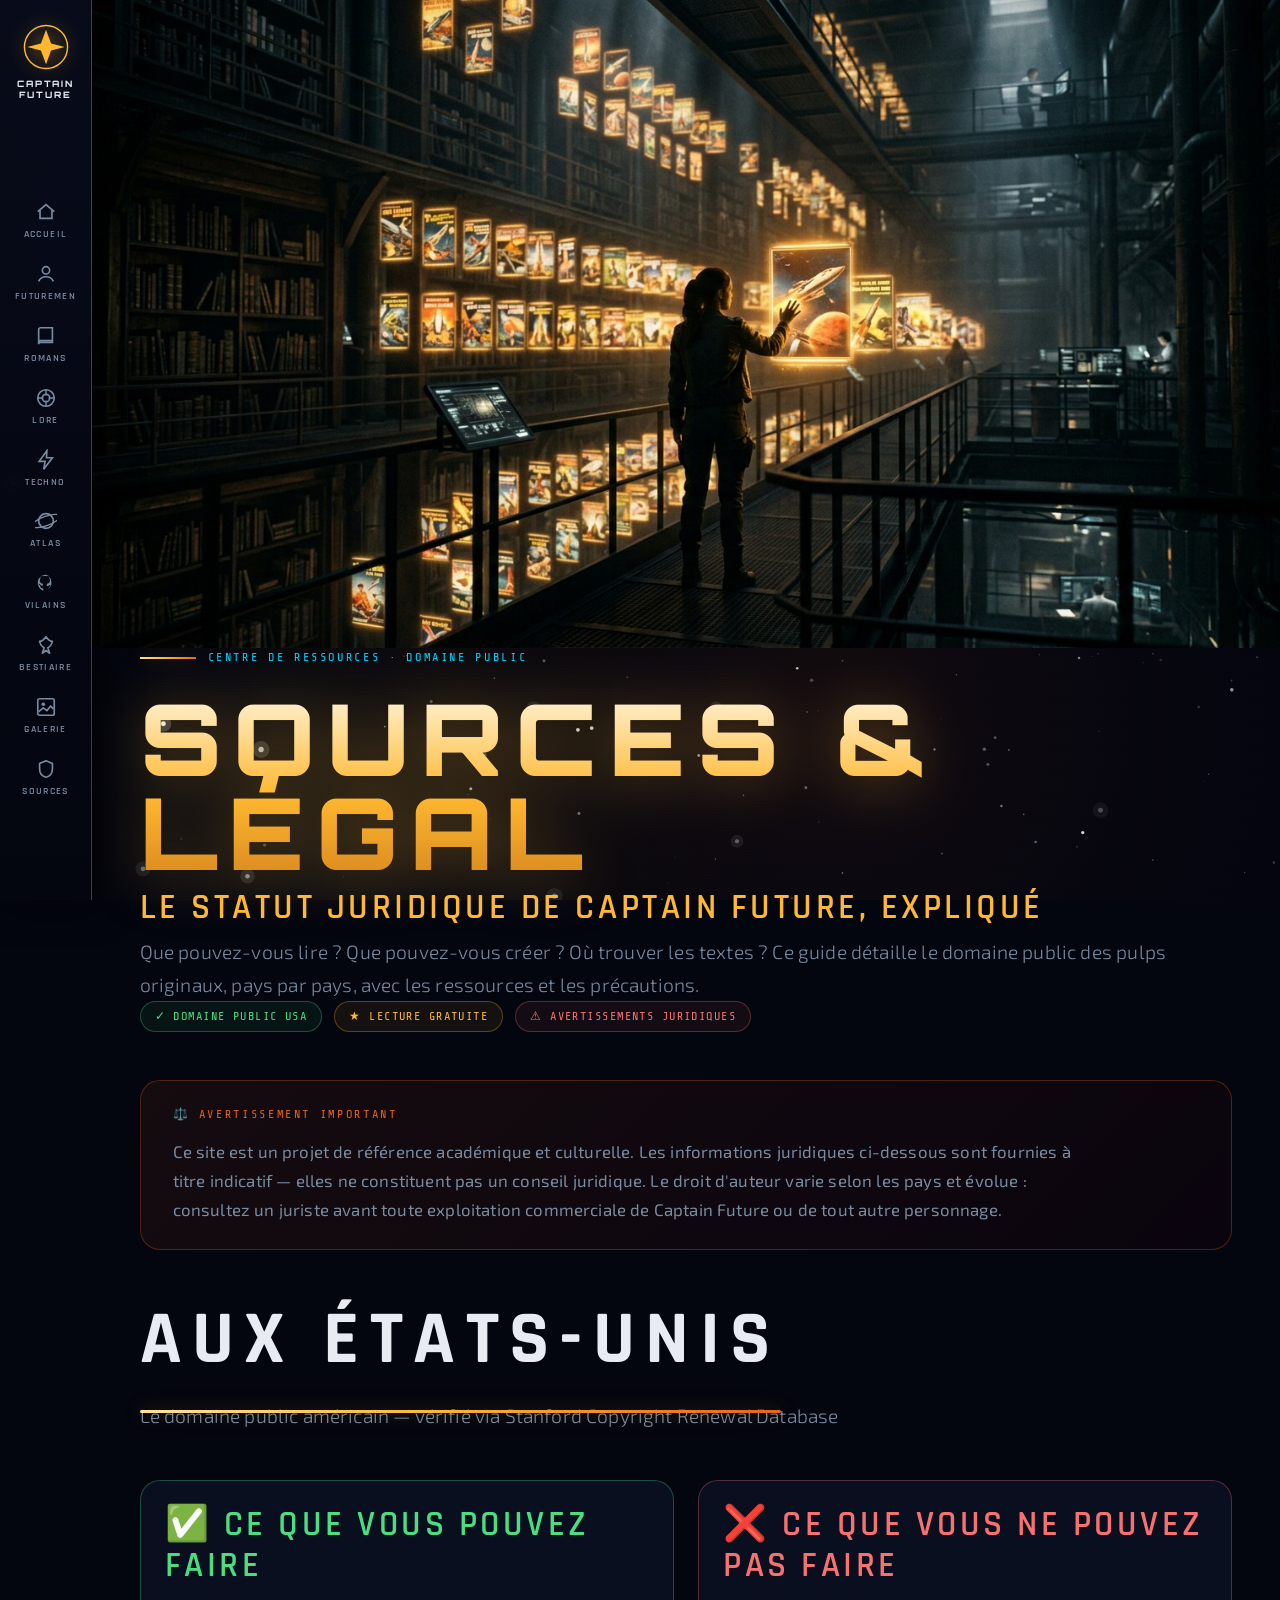
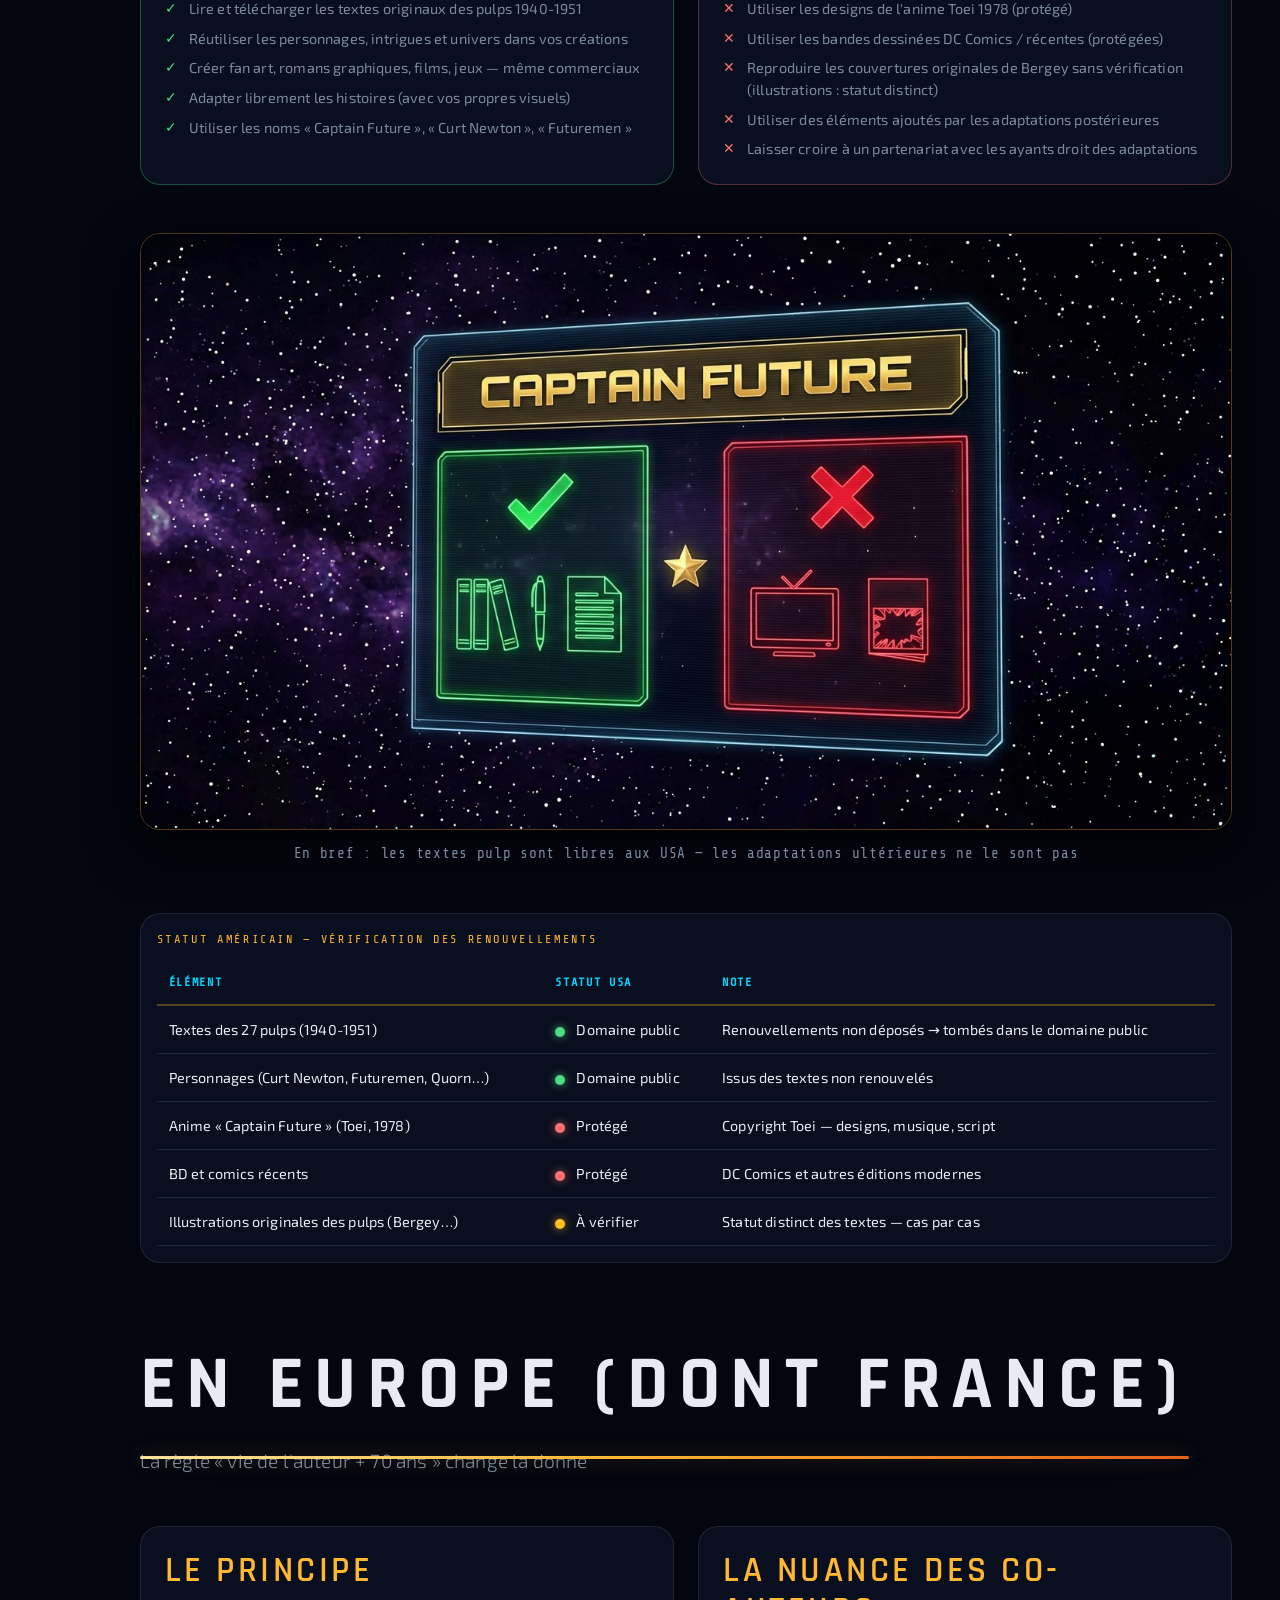
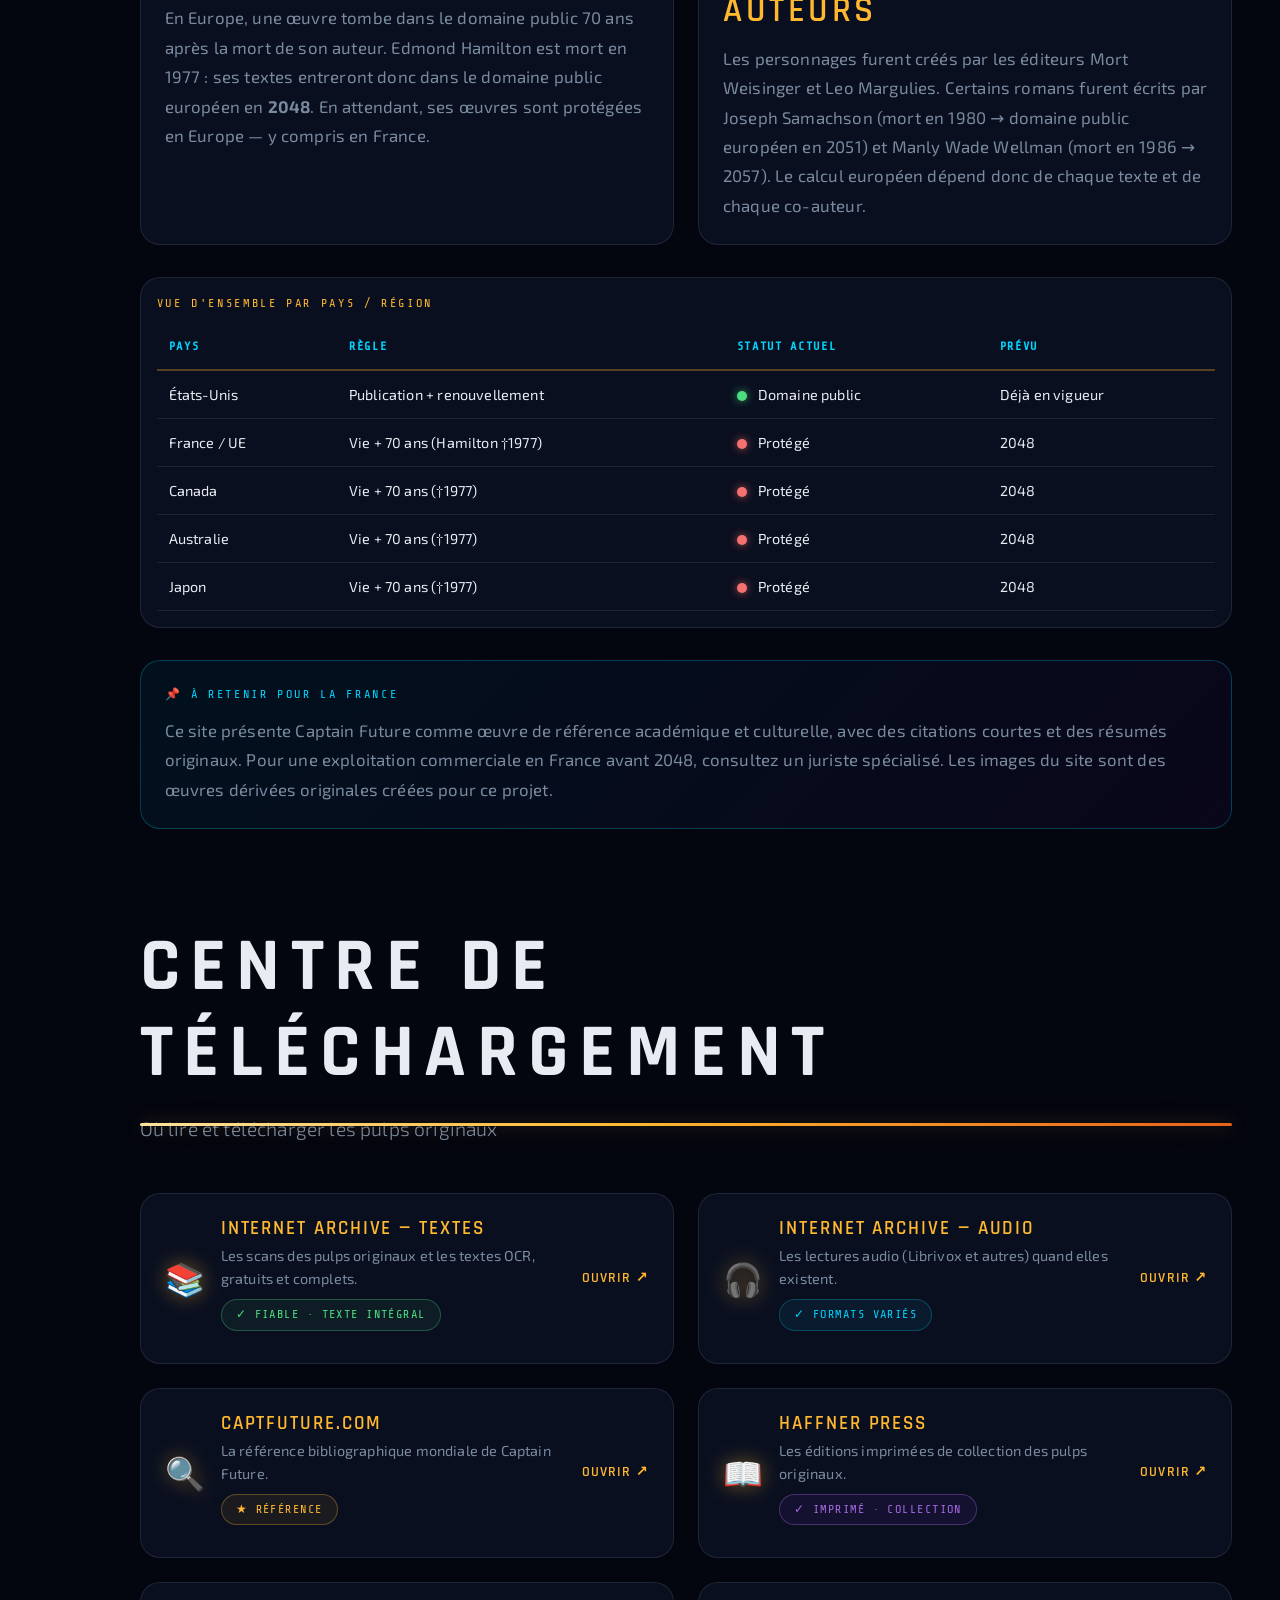
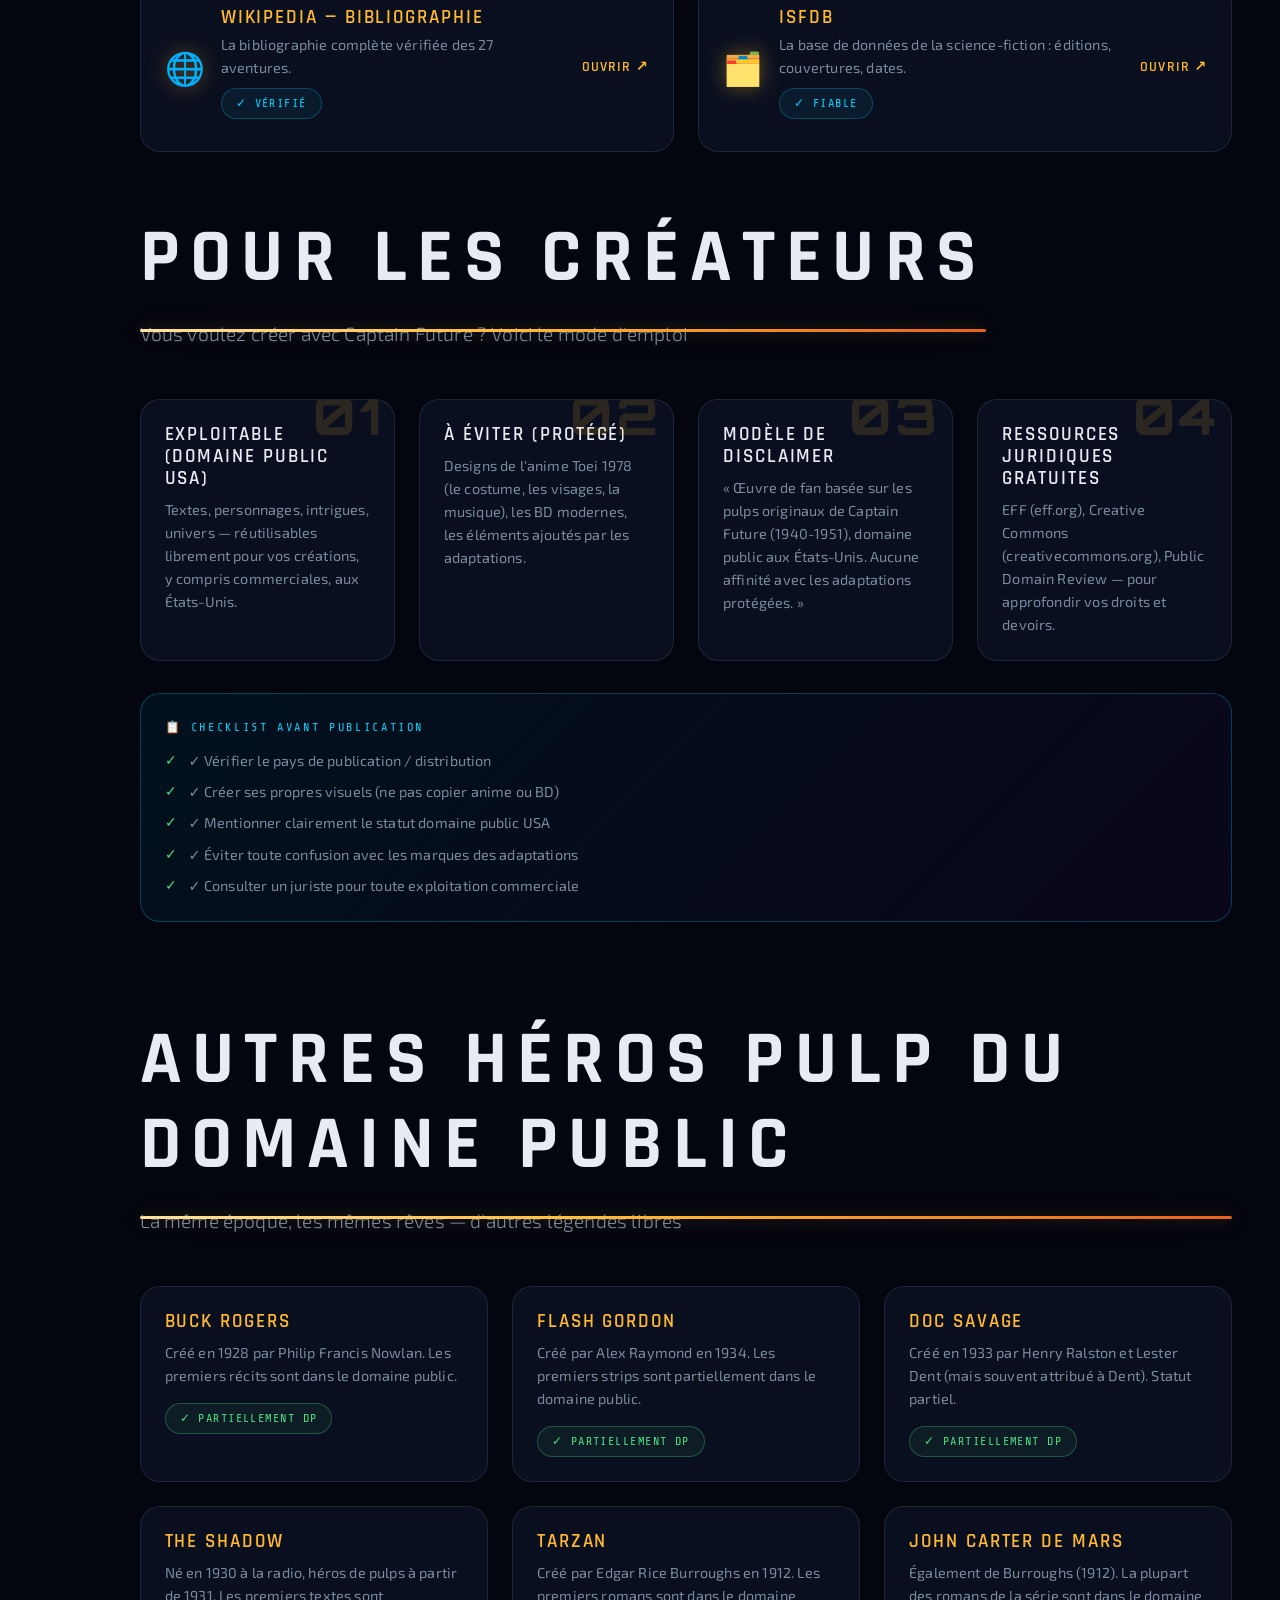
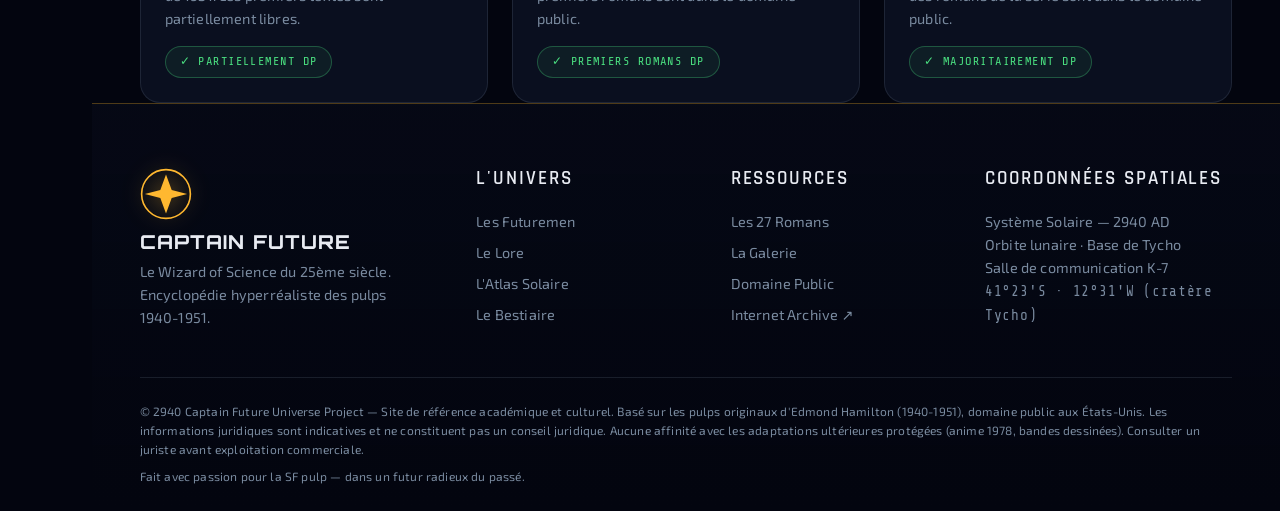
<file: pages/sources.html>
<!DOCTYPE html>
<html lang="fr">
<head>
  <meta charset="UTF-8">
  <meta name="viewport" content="width=device-width, initial-scale=1.0">
  <title>Sources & Domaine Public — Captain Future | Encyclopédie Hyperréaliste</title>
  <meta name="description" content="Le guide juridique de Captain Future : statut du domaine public (USA/Europe), centre de téléchargement des pulps originaux 1940-1951, ressources pour les créateurs et autres héros pulp libres de droits.">
  <meta name="author" content="Captain Future Universe Project">
  <meta name="theme-color" content="#03050F">

  <meta property="og:type" content="website">
  <meta property="og:title" content="Sources & Domaine Public — Captain Future">
  <meta property="og:description" content="Lisez et réutilisez librement les pulps originaux : guide juridique et centre de téléchargement.">
  <meta property="og:image" content="../images/spreads/pulp_archive_atmosphere.jpg">
  <meta property="og:locale" content="fr_FR">

  <link rel="icon" href="data:image/svg+xml,%3Csvg xmlns='http://www.w3.org/2000/svg' viewBox='0 0 64 64'%3E%3Ccircle cx='32' cy='32' r='30' fill='%2303050F' stroke='%23FFB830' stroke-width='3'/%3E%3Cpath d='M32 10 L38 28 L56 32 L38 36 L32 54 L26 36 L8 32 L26 28 Z' fill='%23FFB830'/%3E%3C/svg%3E">

  <link rel="preconnect" href="https://fonts.googleapis.com">
  <link rel="preconnect" href="https://fonts.gstatic.com" crossorigin>
  <link href="https://fonts.googleapis.com/css2?family=Orbitron:wght@400;500;600;700;800;900&family=Rajdhani:wght@400;500;600;700&family=Exo+2:ital,wght@0,300;0,400;0,500;0,600;0,700;1,400&family=Share+Tech+Mono&family=Special+Elite&display=swap" rel="stylesheet">

  <link rel="stylesheet" href="../css/variables.css">
  <link rel="stylesheet" href="../css/reset.css">
  <link rel="stylesheet" href="../css/typography.css">
  <link rel="stylesheet" href="../css/components.css">
  <link rel="stylesheet" href="../css/main.css">
  <link rel="stylesheet" href="../css/animations.css">
  <link rel="stylesheet" href="../css/sources.css">
  <link rel="stylesheet" href="../css/responsive.css">

  <style>
    .preloader{position:fixed;inset:0;z-index:var(--z-preloader);background:var(--color-bg-primary);display:flex;flex-direction:column;align-items:center;justify-content:center;gap:2rem;transition:opacity .8s var(--ease-out-expo),visibility .8s}
    .preloader.hidden{opacity:0;visibility:hidden;pointer-events:none}
    .preloader-logo{width:110px;height:110px;animation:spinLogo 2.4s linear infinite}
    .preloader-bar{width:min(320px,70vw);height:3px;background:rgba(255,184,48,.15);border-radius:999px;overflow:hidden}
    .preloader-bar-fill{height:100%;width:0;background:var(--gradient-gold);border-radius:999px;animation:preloaderFill 2.2s var(--ease-out-expo) forwards}
    .preloader-text{font-family:var(--font-mono);font-size:var(--text-xs);letter-spacing:.35em;color:var(--color-accent-cyan);text-transform:uppercase}
  </style>
</head>

<body data-page="sources">

  <div class="preloader" id="preloader" role="status" aria-label="Chargement">
    <svg class="preloader-logo" viewBox="0 0 64 64" aria-hidden="true">
      <circle cx="32" cy="32" r="30" fill="none" stroke="#FFB830" stroke-width="2" stroke-dasharray="140 60"/>
      <path d="M32 8 L39 27 L58 32 L39 37 L32 56 L25 37 L6 32 L25 27 Z" fill="#FFB830"/>
    </svg>
    <div class="preloader-bar"><div class="preloader-bar-fill"></div></div>
    <p class="preloader-text">Vérification des archives juridiques…</p>
  </div>

  <canvas id="starfield" class="bg-canvas" aria-hidden="true"></canvas>
  <div class="bg-scanlines" aria-hidden="true"></div>

  <a class="skip-link" href="#main">Aller au contenu</a>

  <!-- ══════════════ NAVIGATION ══════════════ -->
  <header class="side-nav" id="sideNav" data-nav>
    <div class="nav-logo" data-tooltip="Accueil">
      <a href="../index.html" aria-label="Captain Future — Accueil">
        <svg viewBox="0 0 64 64" aria-hidden="true">
          <circle cx="32" cy="32" r="30" fill="none" stroke="#FFB830" stroke-width="2"/>
          <path d="M32 8 L39 27 L58 32 L39 37 L32 56 L25 37 L6 32 L25 27 Z" fill="#FFB830"/>
        </svg>
        <span class="nav-logo-text">CAPTAIN<br>FUTURE</span>
      </a>
    </div>
    <nav class="nav-links" aria-label="Navigation principale">
      <a href="../index.html" class="nav-link" data-warp><svg viewBox="0 0 24 24" aria-hidden="true"><path d="M3 11.5 12 4l9 7.5M5.5 10v9h13v-9" fill="none" stroke="currentColor" stroke-width="1.8"/></svg><span>Accueil</span></a>
      <a href="futuremen.html" class="nav-link" data-warp><svg viewBox="0 0 24 24" aria-hidden="true"><circle cx="12" cy="8" r="4" fill="none" stroke="currentColor" stroke-width="1.8"/><path d="M4 20c1.5-3.5 4.5-5 8-5s6.5 1.5 8 5" fill="none" stroke="currentColor" stroke-width="1.8"/></svg><span>Futuremen</span></a>
      <a href="romans.html" class="nav-link" data-warp><svg viewBox="0 0 24 24" aria-hidden="true"><path d="M4 5a2 2 0 0 1 2-2h13v16H6a2 2 0 0 0-2 2z" fill="none" stroke="currentColor" stroke-width="1.8"/><path d="M4 19a2 2 0 0 1 2-2h13" fill="none" stroke="currentColor" stroke-width="1.8"/></svg><span>Romans</span></a>
      <a href="lore.html" class="nav-link" data-warp><svg viewBox="0 0 24 24" aria-hidden="true"><circle cx="12" cy="12" r="9" fill="none" stroke="currentColor" stroke-width="1.8"/><circle cx="12" cy="12" r="4" fill="none" stroke="currentColor" stroke-width="1.8"/><path d="M12 3v6m0 6v6M3 12h6m6 0h6" fill="none" stroke="currentColor" stroke-width="1.5"/></svg><span>Lore</span></a>
      <a href="technologie.html" class="nav-link" data-warp><svg viewBox="0 0 24 24" aria-hidden="true"><path d="M13 2 4.5 13.5H11L9.5 22 19 9.5h-6.5z" fill="none" stroke="currentColor" stroke-width="1.8"/></svg><span>Techno</span></a>
      <a href="planetes.html" class="nav-link" data-warp><svg viewBox="0 0 24 24" aria-hidden="true"><circle cx="12" cy="12" r="8" fill="none" stroke="currentColor" stroke-width="1.8"/><ellipse cx="12" cy="12" rx="16" ry="5" fill="none" stroke="currentColor" stroke-width="1.4" transform="rotate(-20 12 12)"/></svg><span>Atlas</span></a>
      <a href="antagonistes.html" class="nav-link" data-warp><svg viewBox="0 0 24 24" aria-hidden="true"><path d="M12 3a9 9 0 0 0-3.5 17.3c.5.1.7-.2.7-.5v-1.6c-2.9-.6-3.5-2-3.7-3.2-.2-.6-.6-1.1-1.2-1.3-.4-.2-.9-.4-.3-.8.6-.3 1.3.2 1.9.9.7 1 1.9 1.4 3 .7-.1-.6-.4-1.1-.3-1.7-2-.3-3.4-1.7-3.4-3.6 0-.8.3-1.6.8-2.2-.3-.9 0-1.9.6-2.7.9-.3 1.8.2 2.2.4.6-.2 1.3-.3 2-.3s1.4.1 2 .3c.4-.2 1.3-.7 2.2-.4.6.8.9 1.8.6 2.7.5.6.8 1.4.8 2.2 0 1.9-1.4 3.3-3.4 3.6.2.8 0 1.5-.4 2.1.7.5 1.6.4 2.2 0 .4-.3.8-.6 1.2-.6.4 0 .9.3.8.7-.1.4-.5.7-.9 1.1-.6.5-.7.9-.8 1.1 0 .6.2 1.2.2 1.2-.5.2-.9.3-1.1.3A9 9 0 0 0 12 3z" fill="currentColor"/></svg><span>Vilains</span></a>
      <a href="bestiary.html" class="nav-link" data-warp><svg viewBox="0 0 24 24" aria-hidden="true"><path d="M12 3c2 3 4 5 7 5-1 4-3 6-5 7l2 6-4-3-4 3 2-6c-2-1-4-3-5-7 3 0 5-2 7-5z" fill="none" stroke="currentColor" stroke-width="1.8" stroke-linejoin="round"/></svg><span>Bestiaire</span></a>
      <a href="galerie.html" class="nav-link" data-warp><svg viewBox="0 0 24 24" aria-hidden="true"><rect x="3" y="3" width="18" height="18" rx="2" fill="none" stroke="currentColor" stroke-width="1.8"/><circle cx="9" cy="9" r="2" fill="currentColor"/><path d="m4 17 5-4 4 3 4-5 3 3" fill="none" stroke="currentColor" stroke-width="1.8" stroke-linejoin="round"/></svg><span>Galerie</span></a>
      <a href="sources.html" class="nav-link" data-warp aria-current="page"><svg viewBox="0 0 24 24" aria-hidden="true"><path d="M12 3 5 6v6c0 4.5 3 8 7 9 4-1 7-4.5 7-9V6z" fill="none" stroke="currentColor" stroke-width="1.8" stroke-linejoin="round"/></svg><span>Sources</span></a>
    </nav>
    <button class="nav-burger" id="navBurger" aria-label="Ouvrir le menu" aria-expanded="false" aria-controls="navDrawer"><span></span><span></span><span></span></button>
  </header>

  <div class="nav-drawer" id="navDrawer" aria-hidden="true">
    <button class="drawer-close" id="drawerClose" aria-label="Fermer le menu">✕</button>
    <nav class="drawer-links" aria-label="Navigation mobile"></nav>
    <p class="drawer-foot data-readout">2940 AD — Système Solaire</p>
  </div>
  <div class="nav-backdrop" id="navBackdrop" aria-hidden="true"></div>

  <main id="main" class="site-main">

    <!-- ══════════════ HERO ══════════════ -->
    <header class="page-hero" data-parallax data-speed="0.22">
      <img src="../images/spreads/pulp_archive_atmosphere.jpg" alt="" class="page-hero-bg" aria-hidden="true">
      <div class="page-hero-overlay" aria-hidden="true"></div>
      <div class="container page-hero-content">
        <p class="hero-kicker hud-label" data-reveal>
          <span class="hero-kicker-line"></span> Centre de ressources · Domaine public
        </p>
        <h1 class="display-hero page-hero-title" data-reveal data-delay="150">Sources &amp; Légal</h1>
        <p class="heading-sub" data-reveal data-delay="300">Le statut juridique de Captain Future, expliqué</p>
        <p class="lead page-hero-lead" data-reveal data-delay="450">
          Que pouvez-vous lire ? Que pouvez-vous créer ? Où trouver les textes ? Ce guide
          détaille le domaine public des pulps originaux, pays par pays, avec les ressources
          et les précautions.
        </p>
        <div class="hero-badges" data-reveal data-delay="600">
          <span class="badge badge-green">✓ Domaine public USA</span>
          <span class="badge badge-gold">★ Lecture gratuite</span>
          <span class="badge badge-red">⚠ Avertissements juridiques</span>
        </div>
      </div>
    </header>

    <!-- ══════════════ DISCLAIMER ══════════════ -->
    <section class="legal-warning" aria-label="Avertissement">
      <div class="container">
        <div class="legal-warning-card" data-reveal>
          <p class="hud-label">⚖️ Avertissement important</p>
          <p class="body-copy">
            Ce site est un projet de référence académique et culturelle. Les informations
            juridiques ci-dessous sont fournies à titre indicatif — elles ne constituent pas
            un conseil juridique. Le droit d'auteur varie selon les pays et évolue : consultez
            un juriste avant toute exploitation commerciale de Captain Future ou de tout autre
            personnage.
          </p>
        </div>
      </div>
    </section>

    <!-- ══════════════ GUIDE USA ══════════════ -->
    <section class="legal-section" aria-label="Statut aux États-Unis">
      <div class="container">
        <div class="section-head" data-reveal>
          <h2 class="heading-section">Aux États-Unis</h2>
          <p class="section-sub lead">Le domaine public américain — vérifié via Stanford Copyright Renewal Database</p>
        </div>

        <div class="legal-grid-2" data-reveal>
          <div class="legal-card legal-card-green">
            <h3 class="heading-sub">✅ Ce que vous POUVEZ faire</h3>
            <ul class="legal-list legal-list-green">
              <li>Lire et télécharger les textes originaux des pulps 1940-1951</li>
              <li>Réutiliser les personnages, intrigues et univers dans vos créations</li>
              <li>Créer fan art, romans graphiques, films, jeux — même commerciaux</li>
              <li>Adapter librement les histoires (avec vos propres visuels)</li>
              <li>Utiliser les noms « Captain Future », « Curt Newton », « Futuremen »</li>
            </ul>
          </div>
          <div class="legal-card legal-card-red">
            <h3 class="heading-sub">❌ Ce que vous NE POUVEZ PAS faire</h3>
            <ul class="legal-list legal-list-red">
              <li>Utiliser les designs de l'anime Toei 1978 (protégé)</li>
              <li>Utiliser les bandes dessinées DC Comics / récentes (protégées)</li>
              <li>Reproduire les couvertures originales de Bergey sans vérification (illustrations : statut distinct)</li>
              <li>Utiliser des éléments ajoutés par les adaptations postérieures</li>
              <li>Laisser croire à un partenariat avec les ayants droit des adaptations</li>
            </ul>
          </div>
        </div>

        <figure class="legal-figure" data-reveal>
          <img src="../images/spreads/legal_infographic_captain_future.jpg" alt="Infographie légale : colonne verte autorisée, colonne rouge protégée" loading="lazy">
          <figcaption class="data-readout">En bref : les textes pulp sont libres aux USA — les adaptations ultérieures ne le sont pas</figcaption>
        </figure>

        <div class="legal-table-wrap" data-reveal>
          <table class="legal-table">
            <caption class="hud-label">Statut américain — vérification des renouvellements</caption>
            <thead>
              <tr>
                <th>Élément</th>
                <th>Statut USA</th>
                <th>Note</th>
              </tr>
            </thead>
            <tbody>
              <tr>
                <td>Textes des 27 pulps (1940-1951)</td>
                <td><span class="status-dot green" aria-hidden="true"></span> Domaine public</td>
                <td>Renouvellements non déposés → tombés dans le domaine public</td>
              </tr>
              <tr>
                <td>Personnages (Curt Newton, Futuremen, Quorn…)</td>
                <td><span class="status-dot green" aria-hidden="true"></span> Domaine public</td>
                <td>Issus des textes non renouvelés</td>
              </tr>
              <tr>
                <td>Anime « Captain Future » (Toei, 1978)</td>
                <td><span class="status-dot red" aria-hidden="true"></span> Protégé</td>
                <td>Copyright Toei — designs, musique, script</td>
              </tr>
              <tr>
                <td>BD et comics récents</td>
                <td><span class="status-dot red" aria-hidden="true"></span> Protégé</td>
                <td>DC Comics et autres éditions modernes</td>
              </tr>
              <tr>
                <td>Illustrations originales des pulps (Bergey…)</td>
                <td><span class="status-dot yellow" aria-hidden="true"></span> À vérifier</td>
                <td>Statut distinct des textes — cas par cas</td>
              </tr>
            </tbody>
          </table>
        </div>
      </div>
    </section>

    <!-- ══════════════ GUIDE EUROPE ══════════════ -->
    <section class="legal-section" aria-label="Statut en Europe">
      <div class="container">
        <div class="section-head" data-reveal>
          <h2 class="heading-section">En Europe (dont France)</h2>
          <p class="section-sub lead">La règle « vie de l'auteur + 70 ans » change la donne</p>
        </div>

        <div class="legal-grid-2" data-reveal>
          <div class="legal-card">
            <h3 class="heading-sub">Le principe</h3>
            <p class="body-copy">
              En Europe, une œuvre tombe dans le domaine public 70 ans après la mort de son
              auteur. Edmond Hamilton est mort en 1977 : ses textes entreront donc dans le
              domaine public européen en <strong>2048</strong>. En attendant, ses œuvres sont
              protégées en Europe — y compris en France.
            </p>
          </div>
          <div class="legal-card">
            <h3 class="heading-sub">La nuance des co-auteurs</h3>
            <p class="body-copy">
              Les personnages furent créés par les éditeurs Mort Weisinger et Leo Margulies.
              Certains romans furent écrits par Joseph Samachson (mort en 1980 → domaine public
              européen en 2051) et Manly Wade Wellman (mort en 1986 → 2057). Le calcul européen
              dépend donc de chaque texte et de chaque co-auteur.
            </p>
          </div>
        </div>

        <div class="legal-table-wrap" data-reveal>
          <table class="legal-table">
            <caption class="hud-label">Vue d'ensemble par pays / région</caption>
            <thead>
              <tr>
                <th>Pays</th>
                <th>Règle</th>
                <th>Statut actuel</th>
                <th>Prévu</th>
              </tr>
            </thead>
            <tbody>
              <tr>
                <td>États-Unis</td>
                <td>Publication + renouvellement</td>
                <td><span class="status-dot green" aria-hidden="true"></span> Domaine public</td>
                <td>Déjà en vigueur</td>
              </tr>
              <tr>
                <td>France / UE</td>
                <td>Vie + 70 ans (Hamilton †1977)</td>
                <td><span class="status-dot red" aria-hidden="true"></span> Protégé</td>
                <td>2048</td>
              </tr>
              <tr>
                <td>Canada</td>
                <td>Vie + 70 ans (†1977)</td>
                <td><span class="status-dot red" aria-hidden="true"></span> Protégé</td>
                <td>2048</td>
              </tr>
              <tr>
                <td>Australie</td>
                <td>Vie + 70 ans (†1977)</td>
                <td><span class="status-dot red" aria-hidden="true"></span> Protégé</td>
                <td>2048</td>
              </tr>
              <tr>
                <td>Japon</td>
                <td>Vie + 70 ans (†1977)</td>
                <td><span class="status-dot red" aria-hidden="true"></span> Protégé</td>
                <td>2048</td>
              </tr>
            </tbody>
          </table>
        </div>

        <div class="legal-note" data-reveal>
          <p class="hud-label">📌 À retenir pour la France</p>
          <p class="body-copy">
            Ce site présente Captain Future comme œuvre de référence académique et culturelle,
            avec des citations courtes et des résumés originaux. Pour une exploitation
            commerciale en France avant 2048, consultez un juriste spécialisé. Les images du
            site sont des œuvres dérivées originales créées pour ce projet.
          </p>
        </div>
      </div>
    </section>

    <!-- ══════════════ CENTRE DE TÉLÉCHARGEMENT ══════════════ -->
    <section class="download-section" aria-label="Centre de téléchargement">
      <div class="container">
        <div class="section-head" data-reveal>
          <h2 class="heading-section">Centre de Téléchargement</h2>
          <p class="section-sub lead">Où lire et télécharger les pulps originaux</p>
        </div>

        <div class="download-grid" data-reveal>
          <a href="https://archive.org/search?query=%22captain+future%22&sin=TXT" class="download-card" target="_blank" rel="noopener">
            <span class="download-icon" aria-hidden="true">📚</span>
            <div>
              <h3 class="heading-sub">Internet Archive — Textes</h3>
              <p class="t-sm muted">Les scans des pulps originaux et les textes OCR, gratuits et complets.</p>
              <span class="badge badge-green">✓ Fiable · Texte intégral</span>
            </div>
            <span class="link-gold">Ouvrir ↗</span>
          </a>
          <a href="https://archive.org/search?query=%22captain+future%22" class="download-card" target="_blank" rel="noopener">
            <span class="download-icon" aria-hidden="true">🎧</span>
            <div>
              <h3 class="heading-sub">Internet Archive — Audio</h3>
              <p class="t-sm muted">Les lectures audio (Librivox et autres) quand elles existent.</p>
              <span class="badge badge-cyan">✓ Formats variés</span>
            </div>
            <span class="link-gold">Ouvrir ↗</span>
          </a>
          <a href="https://www.captfuture.com/" class="download-card" target="_blank" rel="noopener">
            <span class="download-icon" aria-hidden="true">🔍</span>
            <div>
              <h3 class="heading-sub">CaptFuture.com</h3>
              <p class="t-sm muted">La référence bibliographique mondiale de Captain Future.</p>
              <span class="badge badge-gold">★ Référence</span>
            </div>
            <span class="link-gold">Ouvrir ↗</span>
          </a>
          <a href="https://www.haffnerpress.com/captain-future" class="download-card" target="_blank" rel="noopener">
            <span class="download-icon" aria-hidden="true">📖</span>
            <div>
              <h3 class="heading-sub">Haffner Press</h3>
              <p class="t-sm muted">Les éditions imprimées de collection des pulps originaux.</p>
              <span class="badge badge-purple">✓ Imprimé · Collection</span>
            </div>
            <span class="link-gold">Ouvrir ↗</span>
          </a>
          <a href="https://en.wikipedia.org/wiki/Captain_Future" class="download-card" target="_blank" rel="noopener">
            <span class="download-icon" aria-hidden="true">🌐</span>
            <div>
              <h3 class="heading-sub">Wikipedia — Bibliographie</h3>
              <p class="t-sm muted">La bibliographie complète vérifiée des 27 aventures.</p>
              <span class="badge badge-cyan">✓ Vérifié</span>
            </div>
            <span class="link-gold">Ouvrir ↗</span>
          </a>
          <a href="https://www.isfdb.org/cgi-bin/se.cgi?arg=captain+future&type=title" class="download-card" target="_blank" rel="noopener">
            <span class="download-icon" aria-hidden="true">🗂️</span>
            <div>
              <h3 class="heading-sub">ISFDB</h3>
              <p class="t-sm muted">La base de données de la science-fiction : éditions, couvertures, dates.</p>
              <span class="badge badge-cyan">✓ Fiable</span>
            </div>
            <span class="link-gold">Ouvrir ↗</span>
          </a>
        </div>
      </div>
    </section>

    <!-- ══════════════ RESSOURCES CRÉATEURS ══════════════ -->
    <section class="creator-section" aria-label="Ressources pour les créateurs">
      <div class="container">
        <div class="section-head" data-reveal>
          <h2 class="heading-section">Pour les Créateurs</h2>
          <p class="section-sub lead">Vous voulez créer avec Captain Future ? Voici le mode d'emploi</p>
        </div>

        <div class="creator-grid" data-reveal>
          <article class="creator-card">
            <span class="creator-num display-title">01</span>
            <h3 class="heading-sub">Exploitable (domaine public USA)</h3>
            <p class="t-sm muted">Textes, personnages, intrigues, univers — réutilisables librement pour vos créations, y compris commerciales, aux États-Unis.</p>
          </article>
          <article class="creator-card">
            <span class="creator-num display-title">02</span>
            <h3 class="heading-sub">À éviter (protégé)</h3>
            <p class="t-sm muted">Designs de l'anime Toei 1978 (le costume, les visages, la musique), les BD modernes, les éléments ajoutés par les adaptations.</p>
          </article>
          <article class="creator-card">
            <span class="creator-num display-title">03</span>
            <h3 class="heading-sub">Modèle de disclaimer</h3>
            <p class="t-sm muted">« Œuvre de fan basée sur les pulps originaux de Captain Future (1940-1951), domaine public aux États-Unis. Aucune affinité avec les adaptations protégées. »</p>
          </article>
          <article class="creator-card">
            <span class="creator-num display-title">04</span>
            <h3 class="heading-sub">Ressources juridiques gratuites</h3>
            <p class="t-sm muted">EFF (eff.org), Creative Commons (creativecommons.org), Public Domain Review — pour approfondir vos droits et devoirs.</p>
          </article>
        </div>

        <div class="legal-note" data-reveal>
          <p class="hud-label">📋 Checklist avant publication</p>
          <ul class="checklist">
            <li>✓ Vérifier le pays de publication / distribution</li>
            <li>✓ Créer ses propres visuels (ne pas copier anime ou BD)</li>
            <li>✓ Mentionner clairement le statut domaine public USA</li>
            <li>✓ Éviter toute confusion avec les marques des adaptations</li>
            <li>✓ Consulter un juriste pour toute exploitation commerciale</li>
          </ul>
        </div>
      </div>
    </section>

    <!-- ══════════════ AUTRES HÉROS PULP ══════════════ -->
    <section class="pulpheros-section" aria-label="Autres héros pulp du domaine public">
      <div class="container">
        <div class="section-head" data-reveal>
          <h2 class="heading-section">Autres Héros Pulp du Domaine Public</h2>
          <p class="section-sub lead">La même époque, les mêmes rêves — d'autres légendes libres</p>
        </div>

        <div class="pulpheros-grid" data-reveal>
          <article class="pulpheros-card">
            <h3 class="heading-sub">Buck Rogers</h3>
            <p class="t-sm muted">Créé en 1928 par Philip Francis Nowlan. Les premiers récits sont dans le domaine public.</p>
            <span class="badge badge-green">✓ Partiellement DP</span>
          </article>
          <article class="pulpheros-card">
            <h3 class="heading-sub">Flash Gordon</h3>
            <p class="t-sm muted">Créé par Alex Raymond en 1934. Les premiers strips sont partiellement dans le domaine public.</p>
            <span class="badge badge-green">✓ Partiellement DP</span>
          </article>
          <article class="pulpheros-card">
            <h3 class="heading-sub">Doc Savage</h3>
            <p class="t-sm muted">Créé en 1933 par Henry Ralston et Lester Dent (mais souvent attribué à Dent). Statut partiel.</p>
            <span class="badge badge-green">✓ Partiellement DP</span>
          </article>
          <article class="pulpheros-card">
            <h3 class="heading-sub">The Shadow</h3>
            <p class="t-sm muted">Né en 1930 à la radio, héros de pulps à partir de 1931. Les premiers textes sont partiellement libres.</p>
            <span class="badge badge-green">✓ Partiellement DP</span>
          </article>
          <article class="pulpheros-card">
            <h3 class="heading-sub">Tarzan</h3>
            <p class="t-sm muted">Créé par Edgar Rice Burroughs en 1912. Les premiers romans sont dans le domaine public.</p>
            <span class="badge badge-green">✓ Premiers romans DP</span>
          </article>
          <article class="pulpheros-card">
            <h3 class="heading-sub">John Carter de Mars</h3>
            <p class="t-sm muted">Également de Burroughs (1912). La plupart des romans de la série sont dans le domaine public.</p>
            <span class="badge badge-green">✓ Majoritairement DP</span>
          </article>
        </div>
      </div>
    </section>

  </main>

  <!-- ══════════════ FOOTER ══════════════ -->
  <footer class="site-footer" role="contentinfo">
    <div class="container footer-grid">
      <div class="footer-brand">
        <svg class="footer-logo" viewBox="0 0 64 64" aria-hidden="true">
          <circle cx="32" cy="32" r="30" fill="none" stroke="#FFB830" stroke-width="2"/>
          <path d="M32 8 L39 27 L58 32 L39 37 L32 56 L25 37 L6 32 L25 27 Z" fill="#FFB830"/>
        </svg>
        <p class="display-title t-md">CAPTAIN FUTURE</p>
        <p class="t-sm muted">Le Wizard of Science du 25ème siècle.<br>Encyclopédie hyperréaliste des pulps 1940-1951.</p>
      </div>
      <nav class="footer-col" aria-label="Univers">
        <h4 class="footer-title heading-sub">L'Univers</h4>
        <a href="futuremen.html" data-warp>Les Futuremen</a>
        <a href="lore.html" data-warp>Le Lore</a>
        <a href="planetes.html" data-warp>L'Atlas Solaire</a>
        <a href="bestiary.html" data-warp>Le Bestiaire</a>
      </nav>
      <nav class="footer-col" aria-label="Ressources">
        <h4 class="footer-title heading-sub">Ressources</h4>
        <a href="romans.html" data-warp>Les 27 Romans</a>
        <a href="galerie.html" data-warp>La Galerie</a>
        <a href="sources.html" data-warp>Domaine Public</a>
        <a href="https://archive.org/search?query=%22captain+future%22" target="_blank" rel="noopener">Internet Archive ↗</a>
      </nav>
      <div class="footer-col">
        <h4 class="footer-title heading-sub">Coordonnées Spatiales</h4>
        <p class="t-sm muted">Système Solaire — 2940 AD<br>Orbite lunaire · Base de Tycho<br>Salle de communication K-7<br><span class="data-readout">41°23′S · 12°31′W (cratère Tycho)</span></p>
      </div>
    </div>
    <div class="footer-legal container">
      <p class="t-xs muted">
        © 2940 Captain Future Universe Project — Site de référence académique et culturel.
        Basé sur les pulps originaux d'Edmond Hamilton (1940-1951), domaine public aux États-Unis.
        Les informations juridiques sont indicatives et ne constituent pas un conseil juridique.
        Aucune affinité avec les adaptations ultérieures protégées (anime 1978, bandes dessinées).
        Consulter un juriste avant exploitation commerciale.
      </p>
      <p class="t-xs muted">Fait avec passion pour la SF pulp — dans un futur radieux du passé.</p>
    </div>
  </footer>

  <div class="warp-overlay" id="warpOverlay" aria-hidden="true">
    <div class="warp-lines"></div>
    <span class="warp-text hud-label">Transition warp…</span>
  </div>

  <button class="back-to-top" id="backToTop" aria-label="Retour en haut">
    <svg viewBox="0 0 24 24" aria-hidden="true"><path d="M12 19V5m0 0-6 6m6-6 6 6" fill="none" stroke="currentColor" stroke-width="2.2" stroke-linecap="round"/></svg>
  </button>

  <script src="../js/starfield.js"></script>
  <script src="../js/parallax.js"></script>
  <script src="../js/nav.js"></script>
  <script src="../js/transitions.js"></script>
  <script src="../js/app.js"></script>
</body>
</html>
</file>
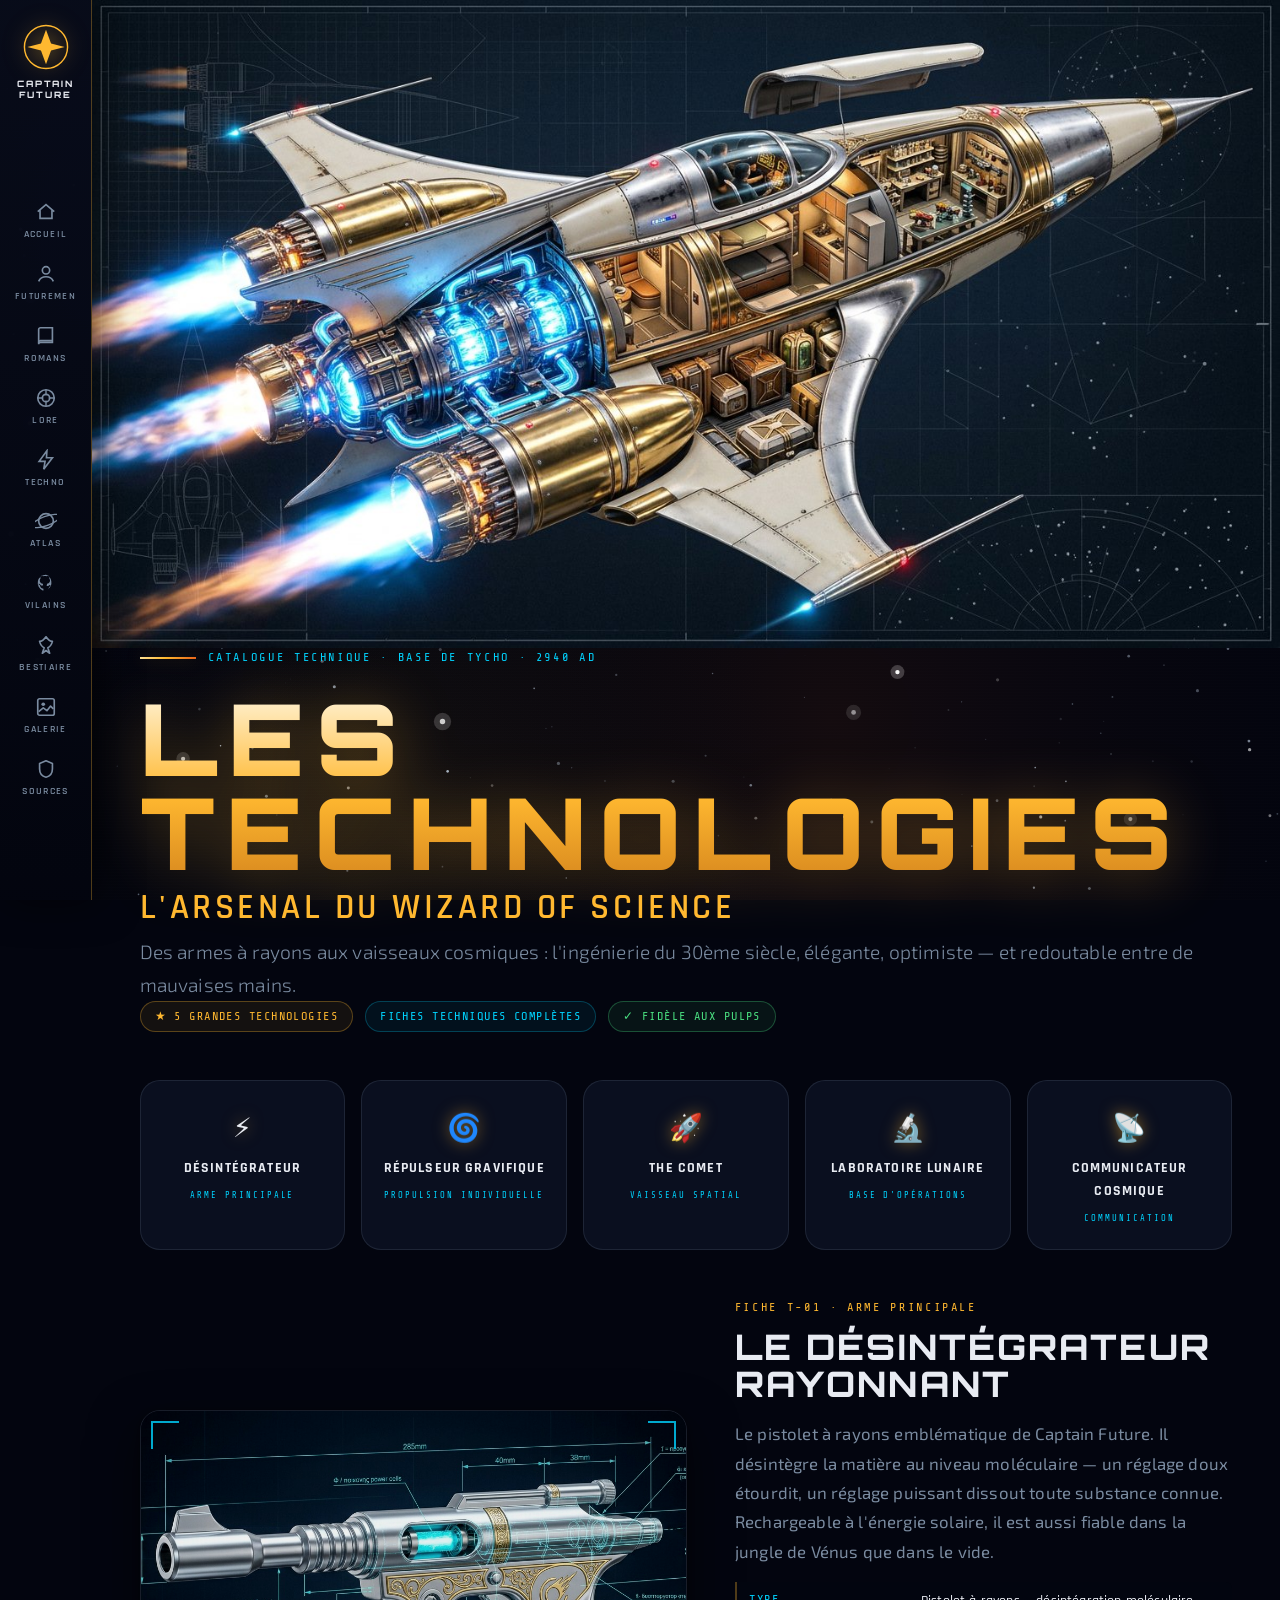
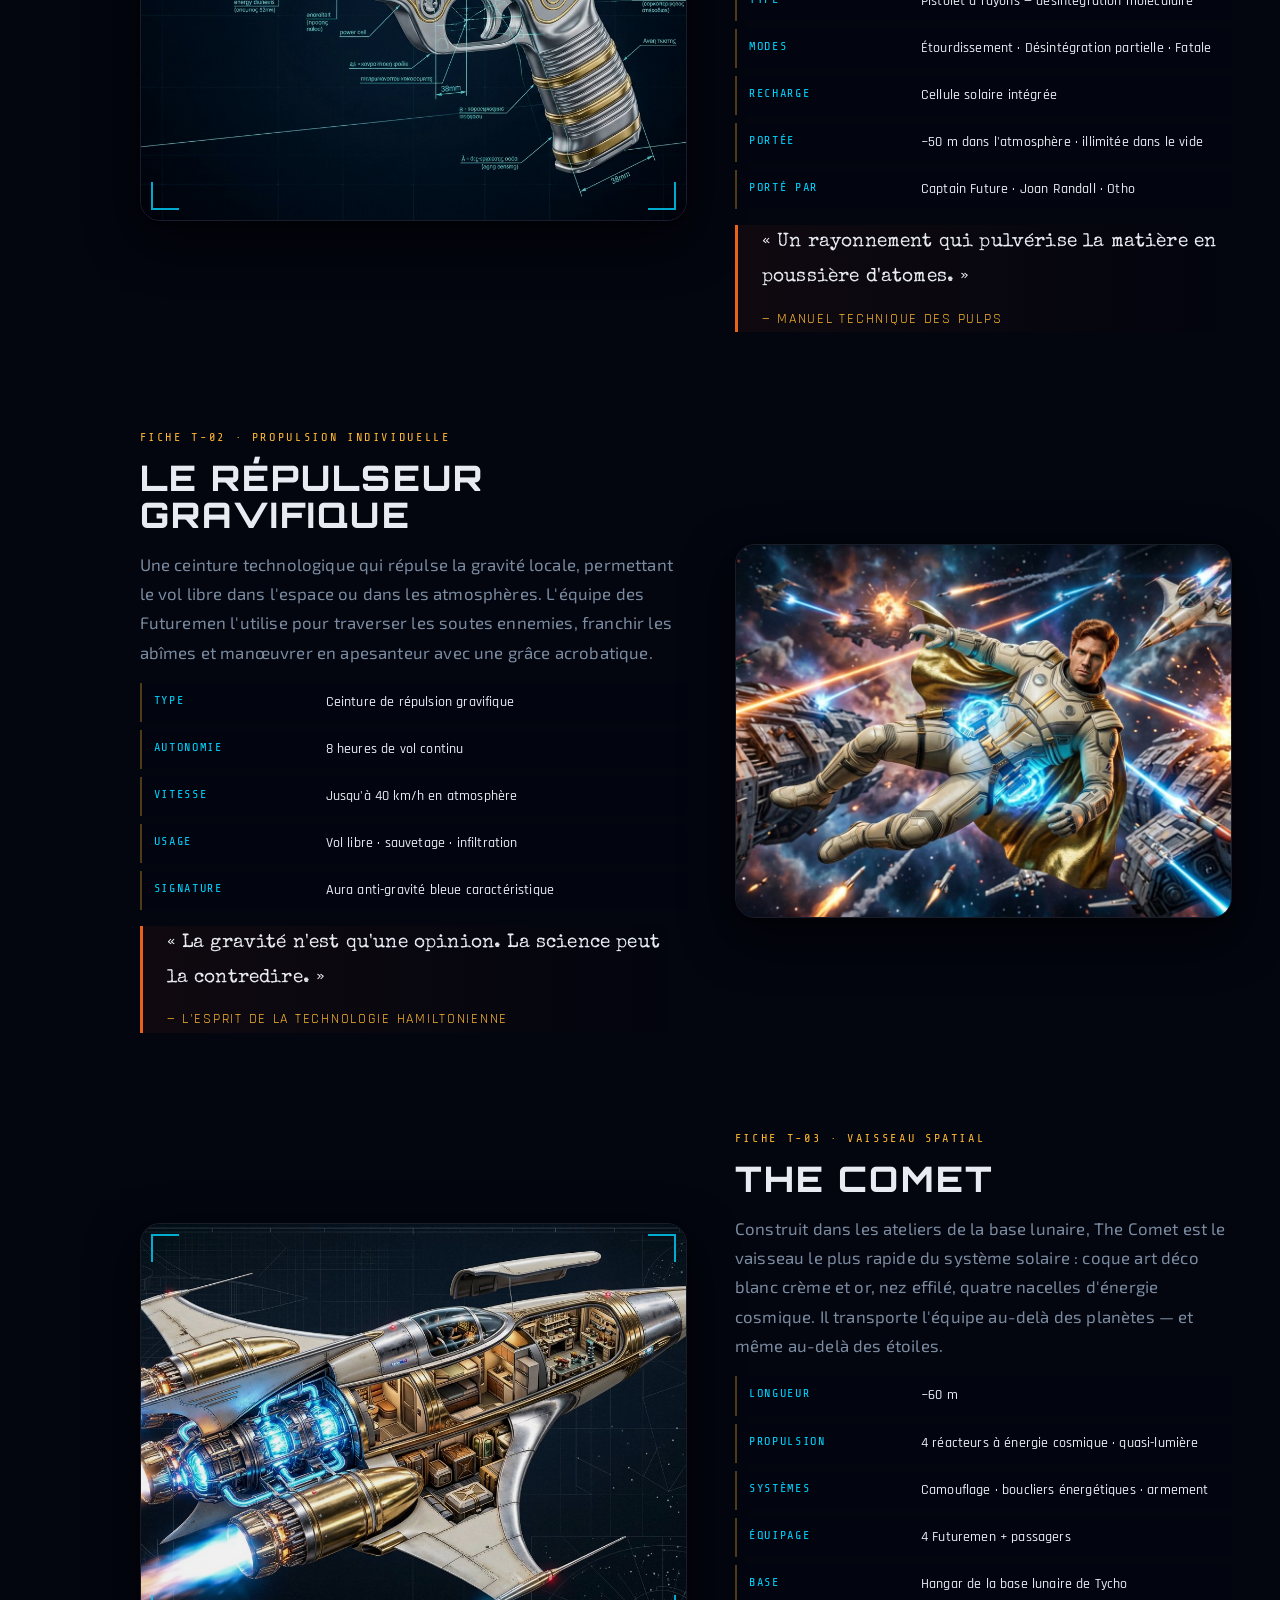
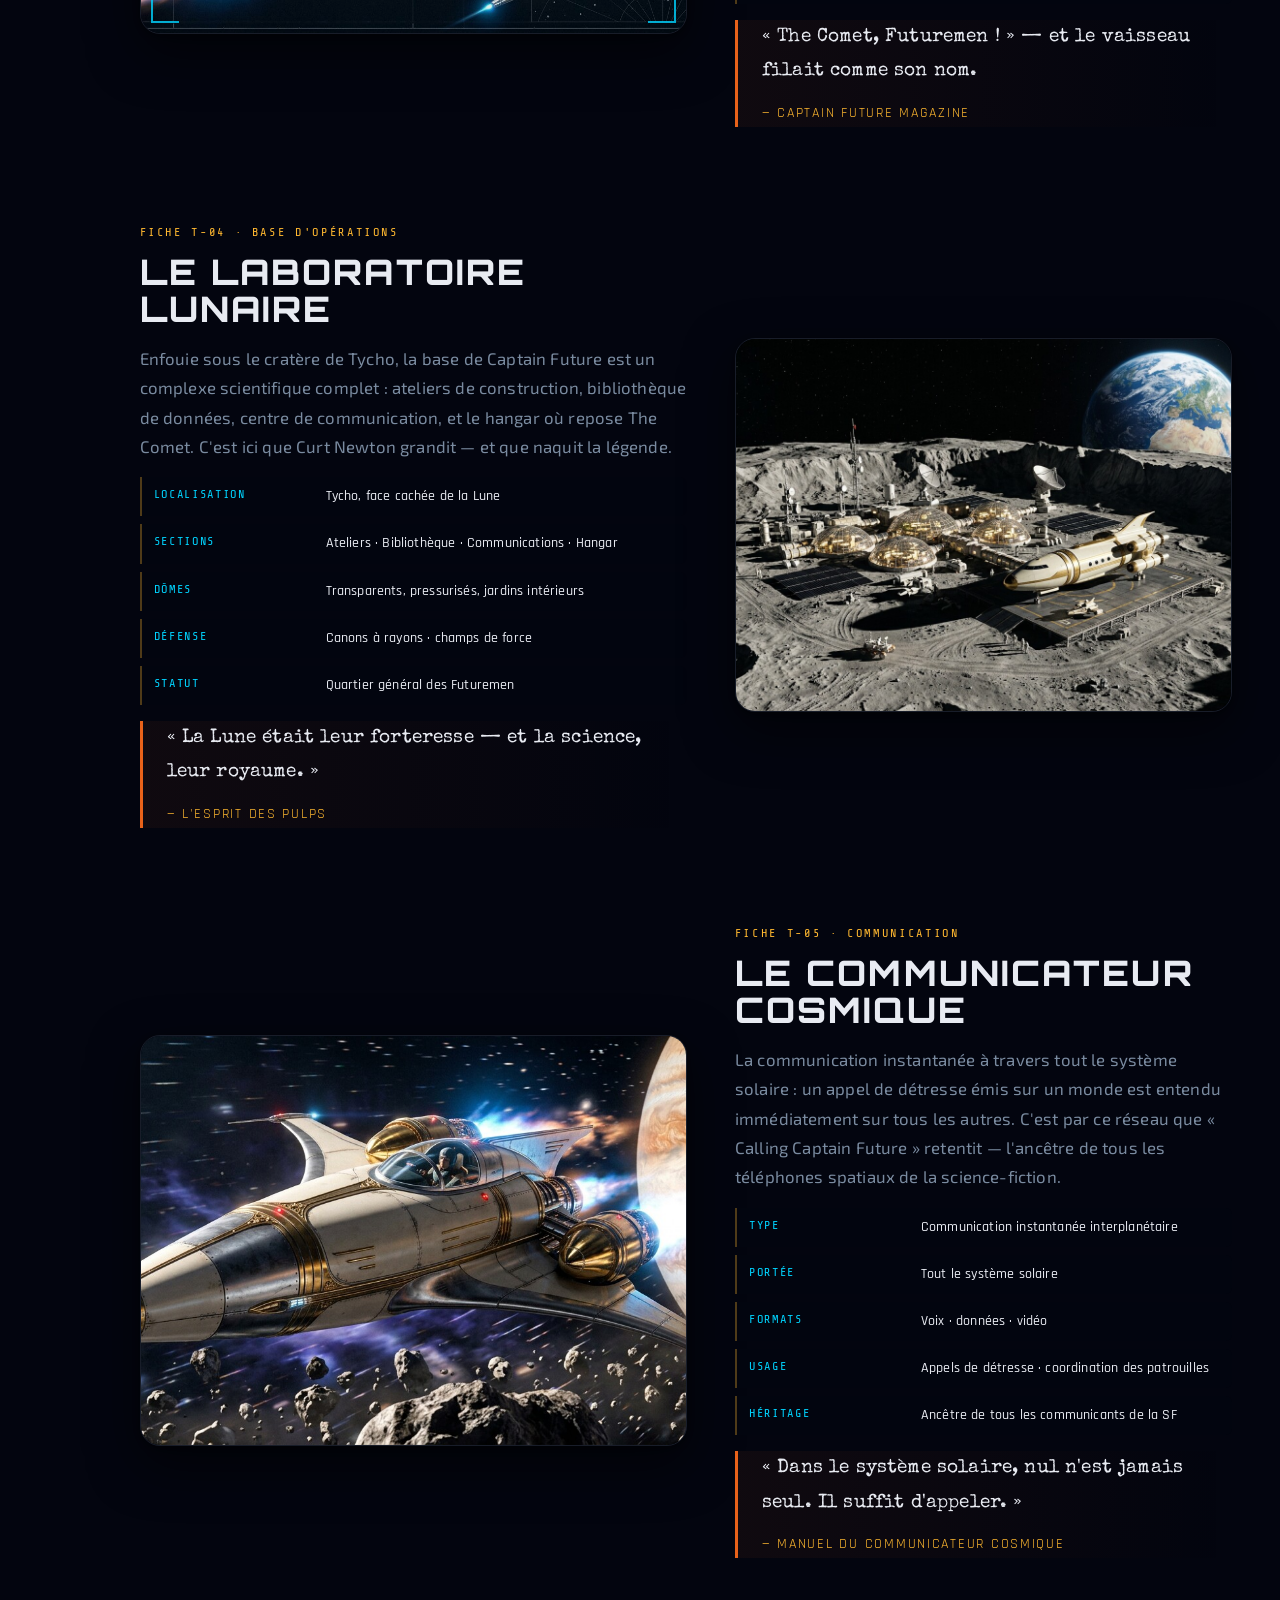
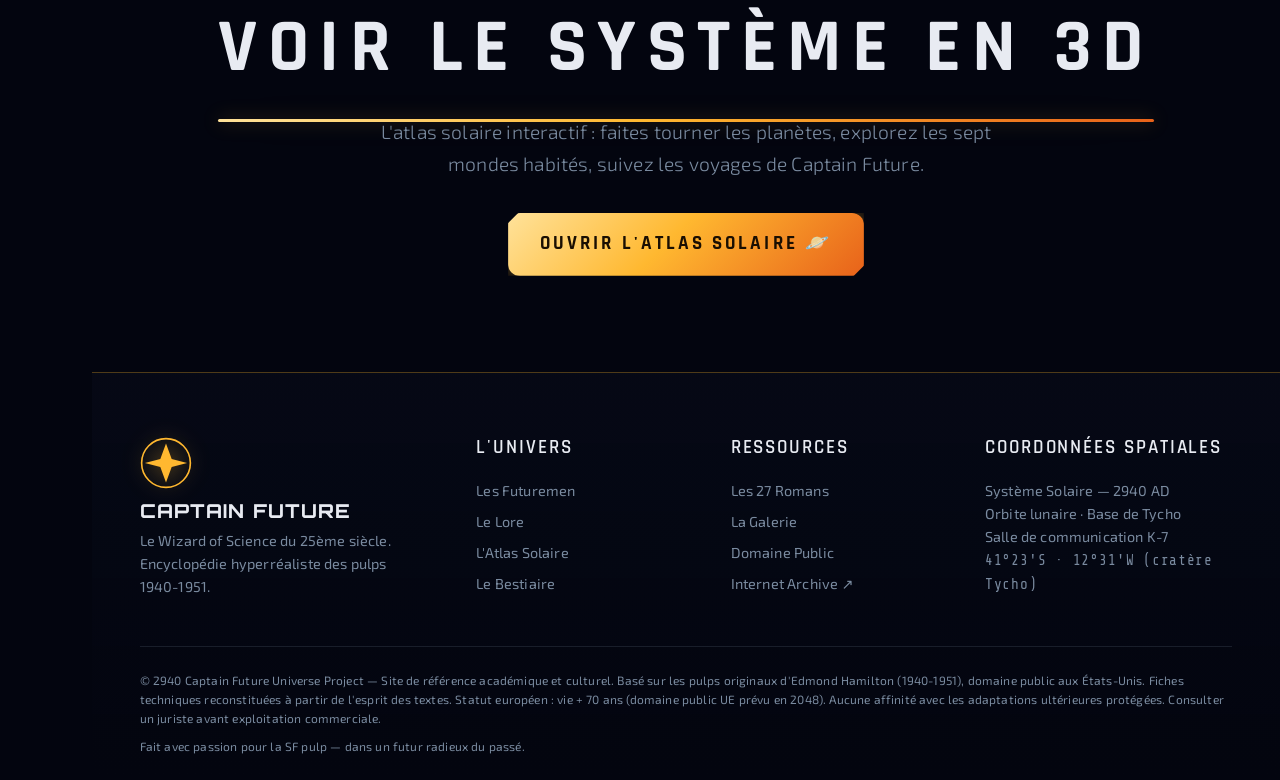
<file: pages/technologie.html>
<!DOCTYPE html>
<html lang="fr">
<head>
  <meta charset="UTF-8">
  <meta name="viewport" content="width=device-width, initial-scale=1.0">
  <title>Les Technologies — Armes, Vaisseaux et Gadgets | Captain Future — Encyclopédie Hyperréaliste</title>
  <meta name="description" content="L'arsenal de Captain Future : le désintégrateur rayonnant, le répulseur gravifique, le vaisseau The Comet, le laboratoire lunaire, le communicateur cosmique — fiches techniques des pulps originaux 1940-1951.">
  <meta name="author" content="Captain Future Universe Project">
  <meta name="theme-color" content="#03050F">

  <meta property="og:type" content="website">
  <meta property="og:title" content="Les Technologies de Captain Future">
  <meta property="og:description" content="L'arsenal du Wizard of Science : armes, vaisseaux et gadgets du système solaire en 2940.">
  <meta property="og:image" content="../images/ships/the_comet_technical_cutaway.jpg">
  <meta property="og:locale" content="fr_FR">

  <link rel="icon" href="data:image/svg+xml,%3Csvg xmlns='http://www.w3.org/2000/svg' viewBox='0 0 64 64'%3E%3Ccircle cx='32' cy='32' r='30' fill='%2303050F' stroke='%23FFB830' stroke-width='3'/%3E%3Cpath d='M32 10 L38 28 L56 32 L38 36 L32 54 L26 36 L8 32 L26 28 Z' fill='%23FFB830'/%3E%3C/svg%3E">

  <link rel="preconnect" href="https://fonts.googleapis.com">
  <link rel="preconnect" href="https://fonts.gstatic.com" crossorigin>
  <link href="https://fonts.googleapis.com/css2?family=Orbitron:wght@400;500;600;700;800;900&family=Rajdhani:wght@400;500;600;700&family=Exo+2:ital,wght@0,300;0,400;0,500;0,600;0,700;1,400&family=Share+Tech+Mono&family=Special+Elite&display=swap" rel="stylesheet">

  <link rel="stylesheet" href="../css/variables.css">
  <link rel="stylesheet" href="../css/reset.css">
  <link rel="stylesheet" href="../css/typography.css">
  <link rel="stylesheet" href="../css/components.css">
  <link rel="stylesheet" href="../css/main.css">
  <link rel="stylesheet" href="../css/animations.css">
  <link rel="stylesheet" href="../css/techno.css">
  <link rel="stylesheet" href="../css/responsive.css">

  <style>
    .preloader{position:fixed;inset:0;z-index:var(--z-preloader);background:var(--color-bg-primary);display:flex;flex-direction:column;align-items:center;justify-content:center;gap:2rem;transition:opacity .8s var(--ease-out-expo),visibility .8s}
    .preloader.hidden{opacity:0;visibility:hidden;pointer-events:none}
    .preloader-logo{width:110px;height:110px;animation:spinLogo 2.4s linear infinite}
    .preloader-bar{width:min(320px,70vw);height:3px;background:rgba(255,184,48,.15);border-radius:999px;overflow:hidden}
    .preloader-bar-fill{height:100%;width:0;background:var(--gradient-gold);border-radius:999px;animation:preloaderFill 2.2s var(--ease-out-expo) forwards}
    .preloader-text{font-family:var(--font-mono);font-size:var(--text-xs);letter-spacing:.35em;color:var(--color-accent-cyan);text-transform:uppercase}
  </style>
</head>

<body data-page="technologie">

  <div class="preloader" id="preloader" role="status" aria-label="Chargement">
    <svg class="preloader-logo" viewBox="0 0 64 64" aria-hidden="true">
      <circle cx="32" cy="32" r="30" fill="none" stroke="#FFB830" stroke-width="2" stroke-dasharray="140 60"/>
      <path d="M32 8 L39 27 L58 32 L39 37 L32 56 L25 37 L6 32 L25 27 Z" fill="#FFB830"/>
    </svg>
    <div class="preloader-bar"><div class="preloader-bar-fill"></div></div>
    <p class="preloader-text">Calibration des instruments…</p>
  </div>

  <canvas id="starfield" class="bg-canvas" aria-hidden="true"></canvas>
  <div class="bg-scanlines" aria-hidden="true"></div>

  <a class="skip-link" href="#main">Aller au contenu</a>

  <!-- ══════════════ NAVIGATION ══════════════ -->
  <header class="side-nav" id="sideNav" data-nav>
    <div class="nav-logo" data-tooltip="Accueil">
      <a href="../index.html" aria-label="Captain Future — Accueil">
        <svg viewBox="0 0 64 64" aria-hidden="true">
          <circle cx="32" cy="32" r="30" fill="none" stroke="#FFB830" stroke-width="2"/>
          <path d="M32 8 L39 27 L58 32 L39 37 L32 56 L25 37 L6 32 L25 27 Z" fill="#FFB830"/>
        </svg>
        <span class="nav-logo-text">CAPTAIN<br>FUTURE</span>
      </a>
    </div>
    <nav class="nav-links" aria-label="Navigation principale">
      <a href="../index.html" class="nav-link" data-warp><svg viewBox="0 0 24 24" aria-hidden="true"><path d="M3 11.5 12 4l9 7.5M5.5 10v9h13v-9" fill="none" stroke="currentColor" stroke-width="1.8"/></svg><span>Accueil</span></a>
      <a href="futuremen.html" class="nav-link" data-warp><svg viewBox="0 0 24 24" aria-hidden="true"><circle cx="12" cy="8" r="4" fill="none" stroke="currentColor" stroke-width="1.8"/><path d="M4 20c1.5-3.5 4.5-5 8-5s6.5 1.5 8 5" fill="none" stroke="currentColor" stroke-width="1.8"/></svg><span>Futuremen</span></a>
      <a href="romans.html" class="nav-link" data-warp><svg viewBox="0 0 24 24" aria-hidden="true"><path d="M4 5a2 2 0 0 1 2-2h13v16H6a2 2 0 0 0-2 2z" fill="none" stroke="currentColor" stroke-width="1.8"/><path d="M4 19a2 2 0 0 1 2-2h13" fill="none" stroke="currentColor" stroke-width="1.8"/></svg><span>Romans</span></a>
      <a href="lore.html" class="nav-link" data-warp><svg viewBox="0 0 24 24" aria-hidden="true"><circle cx="12" cy="12" r="9" fill="none" stroke="currentColor" stroke-width="1.8"/><circle cx="12" cy="12" r="4" fill="none" stroke="currentColor" stroke-width="1.8"/><path d="M12 3v6m0 6v6M3 12h6m6 0h6" fill="none" stroke="currentColor" stroke-width="1.5"/></svg><span>Lore</span></a>
      <a href="technologie.html" class="nav-link" data-warp aria-current="page"><svg viewBox="0 0 24 24" aria-hidden="true"><path d="M13 2 4.5 13.5H11L9.5 22 19 9.5h-6.5z" fill="none" stroke="currentColor" stroke-width="1.8"/></svg><span>Techno</span></a>
      <a href="planetes.html" class="nav-link" data-warp><svg viewBox="0 0 24 24" aria-hidden="true"><circle cx="12" cy="12" r="8" fill="none" stroke="currentColor" stroke-width="1.8"/><ellipse cx="12" cy="12" rx="16" ry="5" fill="none" stroke="currentColor" stroke-width="1.4" transform="rotate(-20 12 12)"/></svg><span>Atlas</span></a>
      <a href="antagonistes.html" class="nav-link" data-warp><svg viewBox="0 0 24 24" aria-hidden="true"><path d="M12 3a9 9 0 0 0-3.5 17.3c.5.1.7-.2.7-.5v-1.6c-2.9-.6-3.5-2-3.7-3.2-.2-.6-.6-1.1-1.2-1.3-.4-.2-.9-.4-.3-.8.6-.3 1.3.2 1.9.9.7 1 1.9 1.4 3 .7-.1-.6-.4-1.1-.3-1.7-2-.3-3.4-1.7-3.4-3.6 0-.8.3-1.6.8-2.2-.3-.9 0-1.9.6-2.7.9-.3 1.8.2 2.2.4.6-.2 1.3-.3 2-.3s1.4.1 2 .3c.4-.2 1.3-.7 2.2-.4.6.8.9 1.8.6 2.7.5.6.8 1.4.8 2.2 0 1.9-1.4 3.3-3.4 3.6.2.8 0 1.5-.4 2.1.7.5 1.6.4 2.2 0 .4-.3.8-.6 1.2-.6.4 0 .9.3.8.7-.1.4-.5.7-.9 1.1-.6.5-.7.9-.8 1.1 0 .6.2 1.2.2 1.2-.5.2-.9.3-1.1.3A9 9 0 0 0 12 3z" fill="currentColor"/></svg><span>Vilains</span></a>
      <a href="bestiary.html" class="nav-link" data-warp><svg viewBox="0 0 24 24" aria-hidden="true"><path d="M12 3c2 3 4 5 7 5-1 4-3 6-5 7l2 6-4-3-4 3 2-6c-2-1-4-3-5-7 3 0 5-2 7-5z" fill="none" stroke="currentColor" stroke-width="1.8" stroke-linejoin="round"/></svg><span>Bestiaire</span></a>
      <a href="galerie.html" class="nav-link" data-warp><svg viewBox="0 0 24 24" aria-hidden="true"><rect x="3" y="3" width="18" height="18" rx="2" fill="none" stroke="currentColor" stroke-width="1.8"/><circle cx="9" cy="9" r="2" fill="currentColor"/><path d="m4 17 5-4 4 3 4-5 3 3" fill="none" stroke="currentColor" stroke-width="1.8" stroke-linejoin="round"/></svg><span>Galerie</span></a>
      <a href="sources.html" class="nav-link" data-warp><svg viewBox="0 0 24 24" aria-hidden="true"><path d="M12 3 5 6v6c0 4.5 3 8 7 9 4-1 7-4.5 7-9V6z" fill="none" stroke="currentColor" stroke-width="1.8" stroke-linejoin="round"/></svg><span>Sources</span></a>
    </nav>
    <button class="nav-burger" id="navBurger" aria-label="Ouvrir le menu" aria-expanded="false" aria-controls="navDrawer"><span></span><span></span><span></span></button>
  </header>

  <div class="nav-drawer" id="navDrawer" aria-hidden="true">
    <button class="drawer-close" id="drawerClose" aria-label="Fermer le menu">✕</button>
    <nav class="drawer-links" aria-label="Navigation mobile"></nav>
    <p class="drawer-foot data-readout">2940 AD — Système Solaire</p>
  </div>
  <div class="nav-backdrop" id="navBackdrop" aria-hidden="true"></div>

  <main id="main" class="site-main">

    <!-- ══════════════ HERO ══════════════ -->
    <header class="page-hero" data-parallax data-speed="0.22">
      <img src="../images/ships/the_comet_technical_cutaway.jpg" alt="" class="page-hero-bg" aria-hidden="true">
      <div class="page-hero-overlay" aria-hidden="true"></div>
      <div class="container page-hero-content">
        <p class="hero-kicker hud-label" data-reveal>
          <span class="hero-kicker-line"></span> Catalogue technique · Base de Tycho · 2940 AD
        </p>
        <h1 class="display-hero page-hero-title" data-reveal data-delay="150">Les Technologies</h1>
        <p class="heading-sub" data-reveal data-delay="300">L'arsenal du Wizard of Science</p>
        <p class="lead page-hero-lead" data-reveal data-delay="450">
          Des armes à rayons aux vaisseaux cosmiques : l'ingénierie du 30ème siècle,
          élégante, optimiste — et redoutable entre de mauvaises mains.
        </p>
        <div class="hero-badges" data-reveal data-delay="600">
          <span class="badge badge-gold">★ 5 grandes technologies</span>
          <span class="badge badge-cyan">Fiches techniques complètes</span>
          <span class="badge badge-green">✓ Fidèle aux pulps</span>
        </div>
      </div>
    </header>

    <!-- ══════════════ SOMMAIRE TECH ══════════════ -->
    <section class="tech-index" aria-label="Sommaire des technologies">
      <div class="container">
        <div class="tech-index-grid">
          <a href="#disintegrateur" class="tech-index-card" data-warp data-reveal>
            <span class="tech-index-icon" aria-hidden="true">⚡</span>
            <span class="tech-index-name">Désintégrateur</span>
            <span class="tech-index-cat hud-label">Arme principale</span>
          </a>
          <a href="#repulseur" class="tech-index-card" data-warp data-reveal data-delay="80">
            <span class="tech-index-icon" aria-hidden="true">🌀</span>
            <span class="tech-index-name">Répulseur Gravifique</span>
            <span class="tech-index-cat hud-label">Propulsion individuelle</span>
          </a>
          <a href="#comet" class="tech-index-card" data-warp data-reveal data-delay="160">
            <span class="tech-index-icon" aria-hidden="true">🚀</span>
            <span class="tech-index-name">The Comet</span>
            <span class="tech-index-cat hud-label">Vaisseau spatial</span>
          </a>
          <a href="#laboratoire" class="tech-index-card" data-warp data-reveal data-delay="240">
            <span class="tech-index-icon" aria-hidden="true">🔬</span>
            <span class="tech-index-name">Laboratoire Lunaire</span>
            <span class="tech-index-cat hud-label">Base d'opérations</span>
          </a>
          <a href="#communicateur" class="tech-index-card" data-warp data-reveal data-delay="320">
            <span class="tech-index-icon" aria-hidden="true">📡</span>
            <span class="tech-index-name">Communicateur Cosmique</span>
            <span class="tech-index-cat hud-label">Communication</span>
          </a>
        </div>
      </div>
    </section>

    <!-- ══════════════ FICHES TECH ══════════════ -->
    <section class="tech-section" id="disintegrateur" aria-label="Le Désintégrateur Rayonnant">
      <div class="container tech-fiche">
        <div class="tech-visual blueprint-frame" data-reveal>
          <img src="../images/planets/disintegrator_gun_blueprint_3d.jpg" alt="Vue technique 3D du Désintégrateur Rayonnant avec lignes de blueprint holographiques" loading="lazy">
          <span class="blueprint-corner tl" aria-hidden="true"></span>
          <span class="blueprint-corner tr" aria-hidden="true"></span>
          <span class="blueprint-corner bl" aria-hidden="true"></span>
          <span class="blueprint-corner br" aria-hidden="true"></span>
        </div>
        <div class="tech-info" data-reveal data-delay="120">
          <p class="hud-label">Fiche T-01 · Arme principale</p>
          <h2 class="display-title tech-name">Le Désintégrateur Rayonnant</h2>
          <p class="body-copy">
            Le pistolet à rayons emblématique de Captain Future. Il désintègre la matière
            au niveau moléculaire — un réglage doux étourdit, un réglage puissant dissout
            toute substance connue. Rechargeable à l'énergie solaire, il est aussi fiable
            dans la jungle de Vénus que dans le vide.
          </p>
          <dl class="specs">
            <div class="spec"><dt>Type</dt><dd>Pistolet à rayons — désintégration moléculaire</dd></div>
            <div class="spec"><dt>Modes</dt><dd>Étourdissement · Désintégration partielle · Fatale</dd></div>
            <div class="spec"><dt>Recharge</dt><dd>Cellule solaire intégrée</dd></div>
            <div class="spec"><dt>Portée</dt><dd>~50 m dans l'atmosphère · illimitée dans le vide</dd></div>
            <div class="spec"><dt>Porté par</dt><dd>Captain Future · Joan Randall · Otho</dd></div>
          </dl>
          <blockquote class="pulp-quote">
            « Un rayonnement qui pulvérise la matière en poussière d'atomes. »
            <footer>— Manuel technique des pulps</footer>
          </blockquote>
        </div>
      </div>
    </section>

    <section class="tech-section" id="repulseur" aria-label="Le Répulseur Gravifique">
      <div class="container tech-fiche tech-fiche-reverse">
        <div class="tech-visual" data-reveal>
          <img src="../images/characters/gravity_belt_flight_demo.jpg" alt="Captain Future en vol libre entre deux vaisseaux, la ceinture répulseur émettant une aura bleue" loading="lazy">
        </div>
        <div class="tech-info" data-reveal data-delay="120">
          <p class="hud-label">Fiche T-02 · Propulsion individuelle</p>
          <h2 class="display-title tech-name">Le Répulseur Gravifique</h2>
          <p class="body-copy">
            Une ceinture technologique qui répulse la gravité locale, permettant le vol libre
            dans l'espace ou dans les atmosphères. L'équipe des Futuremen l'utilise pour
            traverser les soutes ennemies, franchir les abîmes et manœuvrer en apesanteur
            avec une grâce acrobatique.
          </p>
          <dl class="specs">
            <div class="spec"><dt>Type</dt><dd>Ceinture de répulsion gravifique</dd></div>
            <div class="spec"><dt>Autonomie</dt><dd>8 heures de vol continu</dd></div>
            <div class="spec"><dt>Vitesse</dt><dd>Jusqu'à 40 km/h en atmosphère</dd></div>
            <div class="spec"><dt>Usage</dt><dd>Vol libre · sauvetage · infiltration</dd></div>
            <div class="spec"><dt>Signature</dt><dd>Aura anti-gravité bleue caractéristique</dd></div>
          </dl>
          <blockquote class="pulp-quote">
            « La gravité n'est qu'une opinion. La science peut la contredire. »
            <footer>— L'esprit de la technologie hamiltonienne</footer>
          </blockquote>
        </div>
      </div>
    </section>

    <section class="tech-section" id="comet" aria-label="The Comet">
      <div class="container tech-fiche">
        <div class="tech-visual blueprint-frame" data-reveal>
          <img src="../images/ships/the_comet_technical_cutaway.jpg" alt="Vue en coupe technique du vaisseau The Comet révélant l'intérieur" loading="lazy">
          <span class="blueprint-corner tl" aria-hidden="true"></span>
          <span class="blueprint-corner tr" aria-hidden="true"></span>
          <span class="blueprint-corner bl" aria-hidden="true"></span>
          <span class="blueprint-corner br" aria-hidden="true"></span>
        </div>
        <div class="tech-info" data-reveal data-delay="120">
          <p class="hud-label">Fiche T-03 · Vaisseau spatial</p>
          <h2 class="display-title tech-name">The Comet</h2>
          <p class="body-copy">
            Construit dans les ateliers de la base lunaire, The Comet est le vaisseau le plus
            rapide du système solaire : coque art déco blanc crème et or, nez effilé, quatre
            nacelles d'énergie cosmique. Il transporte l'équipe au-delà des planètes — et même
            au-delà des étoiles.
          </p>
          <dl class="specs">
            <div class="spec"><dt>Longueur</dt><dd>~60 m</dd></div>
            <div class="spec"><dt>Propulsion</dt><dd>4 réacteurs à énergie cosmique · quasi-lumière</dd></div>
            <div class="spec"><dt>Systèmes</dt><dd>Camouflage · boucliers énergétiques · armement</dd></div>
            <div class="spec"><dt>Équipage</dt><dd>4 Futuremen + passagers</dd></div>
            <div class="spec"><dt>Base</dt><dd>Hangar de la base lunaire de Tycho</dd></div>
          </dl>
          <blockquote class="pulp-quote">
            « The Comet, Futuremen ! » — et le vaisseau filait comme son nom.
            <footer>— Captain Future Magazine</footer>
          </blockquote>
        </div>
      </div>
    </section>

    <section class="tech-section" id="laboratoire" aria-label="Le Laboratoire Lunaire">
      <div class="container tech-fiche tech-fiche-reverse">
        <div class="tech-visual" data-reveal>
          <img src="../images/planets/lunar_base_tycho_exterior.jpg" alt="La base lunaire de Tycho vue depuis l'espace" loading="lazy">
        </div>
        <div class="tech-info" data-reveal data-delay="120">
          <p class="hud-label">Fiche T-04 · Base d'opérations</p>
          <h2 class="display-title tech-name">Le Laboratoire Lunaire</h2>
          <p class="body-copy">
            Enfouie sous le cratère de Tycho, la base de Captain Future est un complexe
            scientifique complet : ateliers de construction, bibliothèque de données,
            centre de communication, et le hangar où repose The Comet. C'est ici que Curt
            Newton grandit — et que naquit la légende.
          </p>
          <dl class="specs">
            <div class="spec"><dt>Localisation</dt><dd>Tycho, face cachée de la Lune</dd></div>
            <div class="spec"><dt>Sections</dt><dd>Ateliers · Bibliothèque · Communications · Hangar</dd></div>
            <div class="spec"><dt>Dômes</dt><dd>Transparents, pressurisés, jardins intérieurs</dd></div>
            <div class="spec"><dt>Défense</dt><dd>Canons à rayons · champs de force</dd></div>
            <div class="spec"><dt>Statut</dt><dd>Quartier général des Futuremen</dd></div>
          </dl>
          <blockquote class="pulp-quote">
            « La Lune était leur forteresse — et la science, leur royaume. »
            <footer>— L'esprit des pulps</footer>
          </blockquote>
        </div>
      </div>
    </section>

    <section class="tech-section" id="communicateur" aria-label="Le Communicateur Cosmique">
      <div class="container tech-fiche">
        <div class="tech-visual" data-reveal>
          <img src="../images/spreads/hero_banner_comet_space.jpg" alt="The Comet en vol, symbole des communications cosmiques" loading="lazy">
        </div>
        <div class="tech-info" data-reveal data-delay="120">
          <p class="hud-label">Fiche T-05 · Communication</p>
          <h2 class="display-title tech-name">Le Communicateur Cosmique</h2>
          <p class="body-copy">
            La communication instantanée à travers tout le système solaire : un appel de
            détresse émis sur un monde est entendu immédiatement sur tous les autres.
            C'est par ce réseau que « Calling Captain Future » retentit — l'ancêtre de
            tous les téléphones spatiaux de la science-fiction.
          </p>
          <dl class="specs">
            <div class="spec"><dt>Type</dt><dd>Communication instantanée interplanétaire</dd></div>
            <div class="spec"><dt>Portée</dt><dd>Tout le système solaire</dd></div>
            <div class="spec"><dt>Formats</dt><dd>Voix · données · vidéo</dd></div>
            <div class="spec"><dt>Usage</dt><dd>Appels de détresse · coordination des patrouilles</dd></div>
            <div class="spec"><dt>Héritage</dt><dd>Ancêtre de tous les communicants de la SF</dd></div>
          </dl>
          <blockquote class="pulp-quote">
            « Dans le système solaire, nul n'est jamais seul. Il suffit d'appeler. »
            <footer>— Manuel du communicateur cosmique</footer>
          </blockquote>
        </div>
      </div>
    </section>

    <!-- ══════════════ CTA ATLAS ══════════════ -->
    <section class="tech-cta" aria-label="Vers l'atlas">
      <div class="container text-center">
        <h2 class="heading-section" data-reveal>Voir le système en 3D</h2>
        <p class="lead cta-lead" data-reveal data-delay="120">
          L'atlas solaire interactif : faites tourner les planètes, explorez les sept mondes
          habités, suivez les voyages de Captain Future.
        </p>
        <a href="planetes.html" class="btn btn-primary btn-lg" data-warp data-reveal data-delay="240">Ouvrir l'Atlas Solaire 🪐</a>
      </div>
    </section>

  </main>

  <!-- ══════════════ FOOTER ══════════════ -->
  <footer class="site-footer" role="contentinfo">
    <div class="container footer-grid">
      <div class="footer-brand">
        <svg class="footer-logo" viewBox="0 0 64 64" aria-hidden="true">
          <circle cx="32" cy="32" r="30" fill="none" stroke="#FFB830" stroke-width="2"/>
          <path d="M32 8 L39 27 L58 32 L39 37 L32 56 L25 37 L6 32 L25 27 Z" fill="#FFB830"/>
        </svg>
        <p class="display-title t-md">CAPTAIN FUTURE</p>
        <p class="t-sm muted">Le Wizard of Science du 25ème siècle.<br>Encyclopédie hyperréaliste des pulps 1940-1951.</p>
      </div>
      <nav class="footer-col" aria-label="Univers">
        <h4 class="footer-title heading-sub">L'Univers</h4>
        <a href="futuremen.html" data-warp>Les Futuremen</a>
        <a href="lore.html" data-warp>Le Lore</a>
        <a href="planetes.html" data-warp>L'Atlas Solaire</a>
        <a href="bestiary.html" data-warp>Le Bestiaire</a>
      </nav>
      <nav class="footer-col" aria-label="Ressources">
        <h4 class="footer-title heading-sub">Ressources</h4>
        <a href="romans.html" data-warp>Les 27 Romans</a>
        <a href="galerie.html" data-warp>La Galerie</a>
        <a href="sources.html" data-warp>Domaine Public</a>
        <a href="https://archive.org/search?query=%22captain+future%22" target="_blank" rel="noopener">Internet Archive ↗</a>
      </nav>
      <div class="footer-col">
        <h4 class="footer-title heading-sub">Coordonnées Spatiales</h4>
        <p class="t-sm muted">Système Solaire — 2940 AD<br>Orbite lunaire · Base de Tycho<br>Salle de communication K-7<br><span class="data-readout">41°23′S · 12°31′W (cratère Tycho)</span></p>
      </div>
    </div>
    <div class="footer-legal container">
      <p class="t-xs muted">
        © 2940 Captain Future Universe Project — Site de référence académique et culturel.
        Basé sur les pulps originaux d'Edmond Hamilton (1940-1951), domaine public aux États-Unis.
        Fiches techniques reconstituées à partir de l'esprit des textes. Statut européen : vie + 70 ans
        (domaine public UE prévu en 2048). Aucune affinité avec les adaptations ultérieures protégées.
        Consulter un juriste avant exploitation commerciale.
      </p>
      <p class="t-xs muted">Fait avec passion pour la SF pulp — dans un futur radieux du passé.</p>
    </div>
  </footer>

  <div class="warp-overlay" id="warpOverlay" aria-hidden="true">
    <div class="warp-lines"></div>
    <span class="warp-text hud-label">Transition warp…</span>
  </div>

  <button class="back-to-top" id="backToTop" aria-label="Retour en haut">
    <svg viewBox="0 0 24 24" aria-hidden="true"><path d="M12 19V5m0 0-6 6m6-6 6 6" fill="none" stroke="currentColor" stroke-width="2.2" stroke-linecap="round"/></svg>
  </button>

  <script src="../js/starfield.js"></script>
  <script src="../js/parallax.js"></script>
  <script src="../js/nav.js"></script>
  <script src="../js/transitions.js"></script>
  <script src="../js/app.js"></script>
</body>
</html>
</file>
<file: css/variables.css>
/* ══════════════════════════════════════════════════════════════
   CAPTAIN FUTURE — L'Encyclopédie Hyperréaliste
   FICHIER : css/variables.css
   RÔLE   : Custom properties globales — palette, typographie,
            échelles, transitions, z-index, layout.
   SOURCE : Bible artistique du projet (Étape 0)
   ══════════════════════════════════════════════════════════════ */

:root {
  /* ────────────────────────────────────────────────
     PALETTE PRINCIPALE (obligatoire dans tout le site)
     ──────────────────────────────────────────────── */
  --color-bg-primary: #03050F;          /* Noir espace profond */
  --color-bg-secondary: #080C1A;        /* Bleu nuit cosmique */
  --color-card-bg: rgba(12, 18, 35, 0.85); /* Cartes semi-transparentes */
  --color-card-bg-solid: #0C1223;

  --color-accent-gold: #FFB830;         /* Or cosmique — Captain Future */
  --color-accent-gold-soft: #FFE29A;    /* Or clair (dégradés) */
  --color-accent-orange: #E8621A;       /* Orange pulp — action */
  --color-accent-cyan: #00D4FF;         /* Cyan holographique */
  --color-accent-purple: #7B2FBE;       /* Violet cosmique */
  --color-accent-purple-soft: #A468E0;  /* Violet clair (hologrammes) */

  /* Couleurs des Futuremen */
  --color-futuremen-robot: #8CA0B8;     /* Grag — acier bleuté */
  --color-futuremen-android: #A8D8A8;   /* Otho — vert organique */
  --color-futuremen-brain: #FF6B6B;     /* Simon Wright — rouge vital */

  /* Antagonistes */
  --color-villain-red: #8B0000;         /* Ul Quorn — rouge sombre */
  --color-villain-red-bright: #E52B2B;

  /* Texte */
  --color-text-primary: #E8EBF2;        /* Blanc cassé */
  --color-text-secondary: #7A8BA0;      /* Gris bleu */

  /* Bordures & lueurs */
  --color-border-glow: rgba(255, 184, 48, 0.3);
  --color-border-cyan-glow: rgba(0, 212, 255, 0.25);
  --color-border-subtle: rgba(122, 139, 160, 0.18);

  /* Sémantiques utilitaires */
  --color-success: #4ADE80;
  --color-warning: #FBBF24;
  --color-danger: #F87171;
  --color-info: #38BDF8;

  /* ────────────────────────────────────────────────
     DÉGRADÉS & LUEURS RÉUTILISABLES
     ──────────────────────────────────────────────── */
  --gradient-gold: linear-gradient(135deg, #FFE29A 0%, #FFB830 45%, #E8621A 100%);
  --gradient-gold-text: linear-gradient(180deg, #FFF3D6 0%, #FFB830 55%, #D98A1F 100%);
  --gradient-hero-overlay: radial-gradient(
    ellipse at 50% 40%,
    transparent 0%,
    rgba(3, 5, 15, 0.45) 50%,
    var(--color-bg-primary) 100%
  );
  --gradient-scanline: repeating-linear-gradient(
    to bottom,
    transparent 0px,
    transparent 2px,
    rgba(255, 255, 255, 0.015) 3px
  );
  --glow-gold: 0 0 18px rgba(255, 184, 48, 0.35), 0 0 60px rgba(255, 184, 48, 0.12);
  --glow-cyan: 0 0 18px rgba(0, 212, 255, 0.30), 0 0 60px rgba(0, 212, 255, 0.10);
  --glow-text: 0 0 12px rgba(255, 184, 48, 0.55);

  /* ────────────────────────────────────────────────
     TYPOGRAPHIE
     ──────────────────────────────────────────────── */
  --font-display: 'Orbitron', 'Exo 2', ui-sans-serif, system-ui, sans-serif;
  --font-heading: 'Rajdhani', 'Exo 2', ui-sans-serif, system-ui, sans-serif;
  --font-body: 'Exo 2', ui-sans-serif, system-ui, sans-serif;
  --font-mono: 'Share Tech Mono', ui-monospace, 'SFMono-Regular', monospace;
  --font-pulp: 'Special Elite', 'Courier New', ui-monospace, monospace;

  /* ────────────────────────────────────────────────
     ÉCHELLE TYPOGRAPHIQUE (fluide, clamp)
     ──────────────────────────────────────────────── */
  --text-xs: clamp(0.68rem, 0.62rem + 0.25vw, 0.75rem);
  --text-sm: clamp(0.80rem, 0.74rem + 0.3vw, 0.90rem);
  --text-base: clamp(0.95rem, 0.88rem + 0.35vw, 1.05rem);
  --text-md: clamp(1.05rem, 0.97rem + 0.4vw, 1.20rem);
  --text-lg: clamp(1.25rem, 1.12rem + 0.6vw, 1.55rem);
  --text-xl: clamp(1.60rem, 1.35rem + 1.2vw, 2.20rem);
  --text-2xl: clamp(2.10rem, 1.70rem + 2vw, 3.20rem);
  --text-3xl: clamp(2.80rem, 2.10rem + 3.2vw, 4.80rem);
  --text-hero: clamp(3.20rem, 2.20rem + 5vw, 7.50rem);

  /* ────────────────────────────────────────────────
     ESPACEMENTS
     ──────────────────────────────────────────────── */
  --space-1: 0.25rem;
  --space-2: 0.5rem;
  --space-3: 0.75rem;
  --space-4: 1rem;
  --space-5: 1.5rem;
  --space-6: 2rem;
  --space-7: 3rem;
  --space-8: 4rem;
  --space-9: 6rem;
  --space-10: 8rem;

  /* ────────────────────────────────────────────────
     TRANSITIONS & EASINGS
     ──────────────────────────────────────────────── */
  --ease-out-expo: cubic-bezier(0.16, 1, 0.3, 1);
  --ease-in-out-smooth: cubic-bezier(0.65, 0, 0.35, 1);
  --ease-warp: cubic-bezier(0.85, 0, 0.15, 1);

  --transition-fast: 160ms var(--ease-out-expo);
  --transition-base: 320ms var(--ease-out-expo);
  --transition-slow: 600ms var(--ease-out-expo);
  --transition-warp: 900ms var(--ease-warp);

  /* ────────────────────────────────────────────────
     Z-INDEX (hiérarchie stricte)
     ──────────────────────────────────────────────── */
  --z-bg: 0;
  --z-starfield: 1;
  --z-nebulae: 2;
  --z-particles: 3;
  --z-content: 10;
  --z-nav: 100;
  --z-modal: 500;
  --z-preloader: 1000;

  /* ────────────────────────────────────────────────
     LAYOUT
     ──────────────────────────────────────────────── */
  --nav-width: 92px;
  --nav-width-collapsed: 64px;
  --container-max: 1320px;
  --container-narrow: 860px;
  --radius-sm: 6px;
  --radius-md: 12px;
  --radius-lg: 20px;
  --radius-full: 999px;
  --header-height: 72px;

  /* ────────────────────────────────────────────────
     OMBRES
     ──────────────────────────────────────────────── */
  --shadow-card: 0 18px 50px rgba(0, 0, 0, 0.55), 0 2px 8px rgba(0, 0, 0, 0.4);
  --shadow-card-hover: 0 26px 70px rgba(0, 0, 0, 0.7), 0 0 0 1px var(--color-border-glow);
  --shadow-panel: 0 0 40px rgba(0, 212, 255, 0.06), inset 0 0 40px rgba(0, 212, 255, 0.03);
}

/* ────────────────────────────────────────────────
   MODE CLAIR ? Non. Ce projet est fidèle à son
   essence : l'espace est noir. Pas de mode clair.
   ──────────────────────────────────────────────── */
</file>
<file: css/typography.css>
/* ══════════════════════════════════════════════════════════════
   CAPTAIN FUTURE — L'Encyclopédie Hyperréaliste
   FICHIER : css/typography.css
   RÔLE   : Système typographique complet.
            Orbitron (display) · Rajdhani (headings) · Exo 2 (body)
            Share Tech Mono (data) · Special Elite (pulps)
   ══════════════════════════════════════════════════════════════ */

/* ────────────────────────────────────────────────
   POLICES (Google Fonts — gratuites)
   Fallbacks locaux : system-ui. Pour un usage hors
   ligne total, télécharger les .woff2 dans /fonts/.
   ──────────────────────────────────────────────── */
@import url('https://fonts.googleapis.com/css2?family=Orbitron:wght@400;500;600;700;800;900&family=Rajdhani:wght@400;500;600;700&family=Exo+2:ital,wght@0,300;0,400;0,500;0,600;0,700;1,400&family=Share+Tech+Mono&family=Special+Elite&display=swap');

/* ────────────────────────────────────────────────
   CLASSES DE BASE
   ──────────────────────────────────────────────── */
body {
  font-family: var(--font-body);
  font-size: var(--text-base);
  font-weight: 400;
  letter-spacing: 0.01em;
}

strong { font-weight: 700; }
em { font-style: italic; }

/* ────────────────────────────────────────────────
   DISPLAY (Orbitron) — titres spectaculaires
   ──────────────────────────────────────────────── */
.display-title {
  font-family: var(--font-display);
  font-weight: 800;
  letter-spacing: 0.06em;
  text-transform: uppercase;
  line-height: 1.05;
}

.display-hero {
  font-family: var(--font-display);
  font-weight: 900;
  font-size: var(--text-hero);
  letter-spacing: 0.12em;
  text-transform: uppercase;
  line-height: 0.95;
  background: var(--gradient-gold-text);
  -webkit-background-clip: text;
  background-clip: text;
  -webkit-text-fill-color: transparent;
  color: transparent;
  text-shadow: none;
  filter: drop-shadow(0 4px 30px rgba(255, 184, 48, 0.35));
}

/* ────────────────────────────────────────────────
   HEADINGS (Rajdhani) — sous-titres, sections
   ──────────────────────────────────────────────── */
.heading-section {
  font-family: var(--font-heading);
  font-weight: 700;
  font-size: var(--text-3xl);
  text-transform: uppercase;
  letter-spacing: 0.14em;
  color: var(--color-text-primary);
  position: relative;
  display: inline-block;
}

.heading-section::after {
  content: '';
  position: absolute;
  left: 0;
  bottom: -0.4em;
  width: 100%;
  height: 3px;
  background: var(--gradient-gold);
  border-radius: var(--radius-full);
  box-shadow: var(--glow-gold);
}

.heading-sub {
  font-family: var(--font-heading);
  font-weight: 600;
  font-size: var(--text-xl);
  text-transform: uppercase;
  letter-spacing: 0.1em;
  color: var(--color-accent-gold);
}

/* ────────────────────────────────────────────────
   CORPS DE TEXTE (Exo 2)
   ──────────────────────────────────────────────── */
.lead {
  font-size: var(--text-md);
  font-weight: 300;
  color: var(--color-text-secondary);
  line-height: 1.7;
}

.body-copy {
  font-size: var(--text-base);
  color: var(--color-text-primary);
  line-height: 1.75;
}

.muted { color: var(--color-text-secondary); }

/* ────────────────────────────────────────────────
   MONO / DATA (Share Tech Mono) — HUD technique
   ──────────────────────────────────────────────── */
.hud-label {
  font-family: var(--font-mono);
  font-size: var(--text-xs);
  letter-spacing: 0.22em;
  text-transform: uppercase;
  color: var(--color-accent-cyan);
}

.data-readout {
  font-family: var(--font-mono);
  font-size: var(--text-sm);
  color: var(--color-text-secondary);
  letter-spacing: 0.05em;
}

/* ────────────────────────────────────────────────
   PULP (Special Elite) — citations originales
   ──────────────────────────────────────────────── */
.pulp-quote {
  font-family: var(--font-pulp);
  font-size: var(--text-md);
  color: var(--color-text-primary);
  line-height: 1.8;
  position: relative;
  padding-left: var(--space-5);
  border-left: 3px solid var(--color-accent-orange);
  background: linear-gradient(90deg, rgba(232, 98, 26, 0.06), transparent);
  border-radius: 0 var(--radius-md) var(--radius-md) 0;
}

.pulp-quote footer {
  font-family: var(--font-heading);
  font-size: var(--text-sm);
  text-transform: uppercase;
  letter-spacing: 0.12em;
  color: var(--color-accent-gold);
  margin-top: var(--space-3);
}

/* ────────────────────────────────────────────────
   UTILITAIRES DE TAILLE
   ──────────────────────────────────────────────── */
.t-xs { font-size: var(--text-xs); }
.t-sm { font-size: var(--text-sm); }
.t-base { font-size: var(--text-base); }
.t-md { font-size: var(--text-md); }
.t-lg { font-size: var(--text-lg); }
.t-xl { font-size: var(--text-xl); }
.t-2xl { font-size: var(--text-2xl); }
.t-3xl { font-size: var(--text-3xl); }

/* Graisses Orbitron */
.fw-400 { font-weight: 400; }
.fw-500 { font-weight: 500; }
.fw-600 { font-weight: 600; }
.fw-700 { font-weight: 700; }
.fw-800 { font-weight: 800; }
.fw-900 { font-weight: 900; }

/* Utilitaires */
.text-center { text-align: center; }
.text-uppercase { text-transform: uppercase; }
.text-gold { color: var(--color-accent-gold); }
.text-cyan { color: var(--color-accent-cyan); }
.text-orange { color: var(--color-accent-orange); }
.tracking-wide { letter-spacing: 0.12em; }
.tracking-wider { letter-spacing: 0.2em; }
.tracking-widest { letter-spacing: 0.32em; }

/* ────────────────────────────────────────────────
   RÈGLES RESPONSIVE DE BASE POUR LES TITRES
   ──────────────────────────────────────────────── */
@media (max-width: 768px) {
  .display-hero { letter-spacing: 0.06em; }
  .heading-section { letter-spacing: 0.08em; }
}
</file>
<file: css/components.css>
/* ══════════════════════════════════════════════════════════════
   CAPTAIN FUTURE — L'Encyclopédie Hyperréaliste
   FICHIER : css/components.css
   RÔLE   : Composants réutilisables : boutons, badges, cartes,
            liens dorés, contrôles de carrousel.
   ══════════════════════════════════════════════════════════════ */

/* ────────────────────────────────────────────────
   BOUTONS HOLOGRAPHIQUES
   ──────────────────────────────────────────────── */
.btn {
  --btn-pad-x: var(--space-5);
  --btn-pad-y: var(--space-3);
  display: inline-flex;
  align-items: center;
  justify-content: center;
  gap: var(--space-2);
  padding: var(--btn-pad-y) var(--btn-pad-x);
  border-radius: var(--radius-md);
  font-family: var(--font-heading);
  font-weight: 700;
  font-size: var(--text-sm);
  letter-spacing: .16em;
  text-transform: uppercase;
  position: relative;
  overflow: hidden;
  transition: transform var(--transition-fast), box-shadow var(--transition-base),
              background-color var(--transition-base), color var(--transition-base),
              border-color var(--transition-base);
  clip-path: polygon(10px 0, 100% 0, 100% calc(100% - 10px), calc(100% - 10px) 100%, 0 100%, 0 10px);
}
.btn svg { width: 18px; height: 18px; }

.btn::before {
  content: '';
  position: absolute;
  inset: 0;
  background: linear-gradient(105deg, transparent 30%, rgba(255,255,255,.22) 50%, transparent 70%);
  transform: translateX(-120%);
  transition: transform .6s var(--ease-out-expo);
}
.btn:hover::before { transform: translateX(120%); }

.btn:active { transform: scale(.97); }

/* Primaire — or cosmique */
.btn-primary {
  background: var(--gradient-gold);
  color: #1A0F02;
  box-shadow: var(--glow-gold);
}
.btn-primary:hover { transform: translateY(-2px); box-shadow: 0 0 28px rgba(255,184,48,.6), 0 0 90px rgba(255,184,48,.22); }

/* Secondaire — contour doré */
.btn-outline {
  background: transparent;
  color: var(--color-accent-gold);
  border: 1px solid var(--color-border-glow);
}
.btn-outline:hover { background: rgba(255, 184, 48, .08); box-shadow: var(--glow-gold); }

/* Fantôme — texte simple */
.btn-ghost {
  background: rgba(12, 18, 35, .55);
  color: var(--color-accent-cyan);
  border: 1px solid var(--color-border-cyan-glow);
}
.btn-ghost:hover { background: rgba(0, 212, 255, .08); box-shadow: var(--glow-cyan); }

/* Tailles */
.btn-lg { --btn-pad-x: var(--space-6); --btn-pad-y: var(--space-4); font-size: var(--text-md); }
.btn-sm { --btn-pad-x: var(--space-4); --btn-pad-y: var(--space-2); font-size: var(--text-xs); }

/* ────────────────────────────────────────────────
   BADGES
   ──────────────────────────────────────────────── */
.badge {
  display: inline-flex;
  align-items: center;
  gap: 6px;
  padding: 5px 14px;
  border-radius: var(--radius-full);
  font-family: var(--font-mono);
  font-size: var(--text-xs);
  letter-spacing: .12em;
  text-transform: uppercase;
  border: 1px solid;
}
.badge-gold {
  color: var(--color-accent-gold);
  border-color: var(--color-border-glow);
  background: rgba(255, 184, 48, .07);
}
.badge-gold:hover, .badge.badge-gold { animation: badgePulse 2.8s var(--ease-in-out-smooth) infinite; }
.badge-cyan {
  color: var(--color-accent-cyan);
  border-color: var(--color-border-cyan-glow);
  background: rgba(0, 212, 255, .06);
}
.badge-green {
  color: var(--color-success);
  border-color: rgba(74, 222, 128, .3);
  background: rgba(74, 222, 128, .07);
}
.badge-red {
  color: var(--color-danger);
  border-color: rgba(248, 113, 113, .3);
  background: rgba(248, 113, 113, .07);
}
.badge-purple {
  color: var(--color-accent-purple-soft);
  border-color: rgba(164, 104, 224, .35);
  background: rgba(123, 47, 190, .1);
}

/* ────────────────────────────────────────────────
   CARTES GÉNÉRIQUES
   ──────────────────────────────────────────────── */
.card {
  background: var(--color-card-bg);
  border: 1px solid var(--color-border-subtle);
  border-radius: var(--radius-lg);
  padding: var(--space-5);
  position: relative;
  transition: transform var(--transition-base), border-color var(--transition-base), box-shadow var(--transition-base);
}
.card:hover {
  transform: translateY(-4px);
  border-color: var(--color-border-glow);
  box-shadow: var(--shadow-card-hover);
}
.card-hud { clip-path: polygon(14px 0, 100% 0, 100% calc(100% - 14px), calc(100% - 14px) 100%, 0 100%, 0 14px); }

/* ────────────────────────────────────────────────
   LIEN DORÉ
   ──────────────────────────────────────────────── */
.link-gold {
  color: var(--color-accent-gold);
  font-family: var(--font-heading);
  font-weight: 600;
  letter-spacing: .08em;
  text-transform: uppercase;
  font-size: var(--text-sm);
  transition: text-shadow var(--transition-fast), color var(--transition-fast);
}
.link-gold:hover { text-shadow: var(--glow-text); color: var(--color-accent-gold-soft); }

/* ────────────────────────────────────────────────
   CONTRÔLES CARROUSEL
   ──────────────────────────────────────────────── */
.carousel-controls { display: flex; gap: var(--space-2); }
.car-btn {
  width: 44px;
  height: 44px;
  display: grid;
  place-items: center;
  border-radius: var(--radius-md);
  border: 1px solid var(--color-border-glow);
  color: var(--color-accent-gold);
  background: var(--color-card-bg);
  transition: all var(--transition-fast);
}
.car-btn svg { width: 20px; height: 20px; }
.car-btn:hover { background: rgba(255, 184, 48, .12); box-shadow: var(--glow-gold); transform: translateY(-2px); }
.car-btn:active { transform: translateY(0) scale(.95); }

/* ────────────────────────────────────────────────
   TITRE DE SECTION AVEC ICÔNE
   ──────────────────────────────────────────────── */
.section-icon {
  width: 54px;
  height: 54px;
  margin: 0 auto var(--space-4);
  display: grid;
  place-items: center;
  color: var(--color-accent-gold);
  border: 1px solid var(--color-border-glow);
  border-radius: var(--radius-md);
  background: rgba(255, 184, 48, .05);
}
.section-icon svg { width: 28px; height: 28px; }

/* ────────────────────────────────────────────────
   SÉPARATEUR ORNEMENTAL
   ──────────────────────────────────────────────── */
.divider {
  display: flex;
  align-items: center;
  gap: var(--space-4);
  margin-block: var(--space-7);
  color: var(--color-accent-gold);
}
.divider::before, .divider::after {
  content: '';
  flex: 1;
  height: 1px;
  background: linear-gradient(90deg, transparent, var(--color-border-glow), transparent);
}
</file>
<file: css/main.css>
/* ══════════════════════════════════════════════════════════════
   CAPTAIN FUTURE — L'Encyclopédie Hyperréaliste
   FICHIER : css/main.css
   RÔLE   : Layout global, navigation, sections de la landing page,
            footer, overlays, utilitaires.
   ══════════════════════════════════════════════════════════════ */

/* ────────────────────────────────────────────────
   STRUCTURE GLOBALE
   ──────────────────────────────────────────────── */
.bg-canvas {
  position: fixed;
  inset: 0;
  z-index: var(--z-starfield);
  pointer-events: none;
}

.bg-scanlines {
  position: fixed;
  inset: 0;
  z-index: calc(var(--z-starfield) + 1);
  pointer-events: none;
  background: var(--gradient-scanline);
  mix-blend-mode: overlay;
}

.site-main {
  position: relative;
  z-index: var(--z-content);
  margin-left: var(--nav-width);
}

.container {
  width: min(var(--container-max), 92%);
  margin-inline: auto;
}

/* Lien d'évitement */
.skip-link {
  position: fixed;
  top: -100px;
  left: var(--space-4);
  z-index: calc(var(--z-nav) + 1);
  background: var(--color-accent-gold);
  color: #03050F;
  font-family: var(--font-heading);
  font-weight: 700;
  letter-spacing: .1em;
  text-transform: uppercase;
  padding: var(--space-3) var(--space-5);
  border-radius: 0 0 var(--radius-md) var(--radius-md);
  transition: top var(--transition-base);
}
.skip-link:focus { top: 0; }

/* ────────────────────────────────────────────────
   NAVIGATION LATÉRALE
   ──────────────────────────────────────────────── */
.side-nav {
  position: fixed;
  top: 0;
  left: 0;
  bottom: 0;
  width: var(--nav-width);
  z-index: var(--z-nav);
  display: flex;
  flex-direction: column;
  align-items: center;
  gap: var(--space-5);
  padding: var(--space-5) 0;
  background: linear-gradient(180deg, rgba(8, 12, 26, .97), rgba(3, 5, 15, .98));
  border-right: 1px solid var(--color-border-glow);
  box-shadow: 6px 0 40px rgba(0, 0, 0, .6);
}

.nav-logo a {
  display: flex;
  flex-direction: column;
  align-items: center;
  gap: var(--space-2);
  color: var(--color-accent-gold);
}
.nav-logo svg { width: 46px; height: 46px; filter: drop-shadow(0 0 10px rgba(255,184,48,.5)); }
.nav-logo-text {
  font-family: var(--font-display);
  font-size: .55rem;
  font-weight: 800;
  letter-spacing: .22em;
  line-height: 1.3;
  text-align: center;
  color: var(--color-text-primary);
}

.nav-links {
  display: flex;
  flex-direction: column;
  gap: var(--space-1);
  width: 100%;
  flex: 1;
  justify-content: center;
}

.nav-link {
  position: relative;
  display: flex;
  flex-direction: column;
  align-items: center;
  gap: 4px;
  padding: var(--space-2) var(--space-1);
  color: var(--color-text-secondary);
  font-family: var(--font-heading);
  font-size: .62rem;
  font-weight: 600;
  letter-spacing: .14em;
  text-transform: uppercase;
  transition: color var(--transition-fast), background var(--transition-fast);
}
.nav-link svg { width: 22px; height: 22px; transition: transform var(--transition-fast); }
.nav-link:hover { color: var(--color-text-primary); background: rgba(255,184,48,.06); }
.nav-link:hover svg { transform: translateY(-2px); }

.nav-link::before {
  content: '';
  position: absolute;
  left: 0;
  top: 50%;
  transform: translateY(-50%) scaleY(0);
  width: 3px;
  height: 60%;
  border-radius: var(--radius-full);
  background: var(--gradient-gold);
  box-shadow: var(--glow-gold);
  transition: transform var(--transition-base);
}
.nav-link.is-active {
  color: var(--color-accent-gold);
  text-shadow: var(--glow-text);
}
.nav-link.is-active::before { transform: translateY(-50%) scaleY(1); }
.nav-link.is-active svg { filter: drop-shadow(0 0 6px rgba(255,184,48,.7)); }

/* Burger (mobile uniquement) */
.nav-burger {
  display: none;
  flex-direction: column;
  gap: 5px;
  padding: var(--space-3);
  border: 1px solid var(--color-border-glow);
  border-radius: var(--radius-md);
}
.nav-burger span {
  width: 22px;
  height: 2px;
  background: var(--color-accent-gold);
  border-radius: var(--radius-full);
  transition: transform var(--transition-base), opacity var(--transition-base);
}
.nav-burger[aria-expanded="true"] span:nth-child(1) { transform: translateY(7px) rotate(45deg); }
.nav-burger[aria-expanded="true"] span:nth-child(2) { opacity: 0; }
.nav-burger[aria-expanded="true"] span:nth-child(3) { transform: translateY(-7px) rotate(-45deg); }

/* Tiroir mobile */
.nav-drawer {
  position: fixed;
  inset: 0 0 0 auto;
  width: min(320px, 85vw);
  z-index: calc(var(--z-nav) + 1);
  background: linear-gradient(200deg, #0B1224, #03050F);
  border-left: 1px solid var(--color-border-glow);
  transform: translateX(100%);
  transition: transform var(--transition-slow);
  padding: var(--space-8) var(--space-6);
  display: flex;
  flex-direction: column;
  gap: var(--space-5);
}
.nav-drawer.open { transform: translateX(0); }
.drawer-close {
  align-self: flex-end;
  color: var(--color-accent-gold);
  font-size: 1.4rem;
  padding: var(--space-2);
}
.drawer-links { display: flex; flex-direction: column; gap: var(--space-2); }
.drawer-links a {
  font-family: var(--font-heading);
  font-weight: 600;
  letter-spacing: .18em;
  text-transform: uppercase;
  padding: var(--space-3);
  border-bottom: 1px solid var(--color-border-subtle);
  transition: color var(--transition-fast), padding-left var(--transition-fast);
}
.drawer-links a:hover { color: var(--color-accent-gold); padding-left: var(--space-5); }
.drawer-foot { margin-top: auto; }
.nav-backdrop {
  position: fixed;
  inset: 0;
  z-index: var(--z-nav);
  background: rgba(3, 5, 15, .7);
  backdrop-filter: blur(2px);
  opacity: 0;
  visibility: hidden;
  transition: opacity var(--transition-base), visibility var(--transition-base);
}
.nav-backdrop.visible { opacity: 1; visibility: visible; }

/* ────────────────────────────────────────────────
   HERO
   ──────────────────────────────────────────────── */
.hero { isolation: isolate; }

.hero-bg {
  position: absolute;
  inset: -12% 0 -12% 0;
  z-index: -2;
  will-change: transform;
}
.hero-bg img {
  width: 100%;
  height: 100%;
  object-fit: cover;
  object-position: center;
}
.hero-overlay {
  position: absolute;
  inset: 0;
  background: var(--gradient-hero-overlay);
}
.hero-particles {
  position: absolute;
  inset: 0;
  z-index: -1;
  pointer-events: none;
}

.hero-content {
  padding-top: var(--space-9);
  padding-bottom: var(--space-9);
  max-width: var(--container-narrow);
}

.hero-kicker {
  display: flex;
  align-items: center;
  gap: var(--space-3);
  margin-bottom: var(--space-5);
}
.hero-kicker-line {
  width: 56px;
  height: 2px;
  background: var(--gradient-gold);
  box-shadow: var(--glow-gold);
}

.hero-title { margin-bottom: var(--space-5); }
.hero-subtitle { margin-bottom: var(--space-4); color: var(--color-accent-cyan); }
.hero-tagline { margin-bottom: var(--space-6); max-width: 58ch; }

.hero-actions {
  display: flex;
  flex-wrap: wrap;
  gap: var(--space-4);
  margin-bottom: var(--space-6);
}

.hero-badges { display: flex; flex-wrap: wrap; gap: var(--space-3); }

.scroll-indicator {
  position: absolute;
  bottom: var(--space-7);
  left: 50%;
  transform: translateX(-50%);
  display: flex;
  flex-direction: column;
  align-items: center;
  gap: var(--space-2);
  color: var(--color-text-secondary);
}
.scroll-mouse {
  width: 26px;
  height: 42px;
  border: 2px solid var(--color-accent-gold);
  border-radius: var(--radius-full);
  display: flex;
  justify-content: center;
  padding-top: 6px;
}
.scroll-wheel {
  width: 3px;
  height: 8px;
  border-radius: var(--radius-full);
  background: var(--color-accent-gold);
  animation: scrollWheel 1.8s var(--ease-in-out-smooth) infinite;
}
.scroll-text {
  font-family: var(--font-mono);
  font-size: .55rem;
  letter-spacing: .4em;
}

/* ────────────────────────────────────────────────
   SECTIONS GÉNÉRIQUES
   ──────────────────────────────────────────────── */
section { padding: var(--space-9) 0; }

.section-head { margin-bottom: var(--space-7); }
.section-head-row {
  display: flex;
  align-items: flex-end;
  justify-content: space-between;
  gap: var(--space-5);
  flex-wrap: wrap;
}
.section-sub { margin-top: var(--space-4); }

/* ────────────────────────────────────────────────
   TEASER STRIP
   ──────────────────────────────────────────────── */
.teaser-grid {
  display: grid;
  grid-template-columns: repeat(5, 1fr);
  gap: var(--space-5);
}

.teaser-card {
  position: relative;
  border-radius: var(--radius-lg);
  overflow: hidden;
  background: var(--color-card-bg);
  border: 1px solid var(--color-border-subtle);
  transition: transform var(--transition-base), border-color var(--transition-base), box-shadow var(--transition-base);
}
.teaser-card:hover {
  transform: translateY(-8px);
  border-color: var(--color-border-glow);
  box-shadow: var(--shadow-card-hover);
}

.teaser-media {
  position: relative;
  aspect-ratio: 4 / 5;
  overflow: hidden;
}
.teaser-media img {
  width: 100%;
  height: 100%;
  object-fit: cover;
  filter: saturate(.9) brightness(.85);
  transition: transform var(--transition-slow), filter var(--transition-base);
}
.teaser-card:hover .teaser-media img {
  transform: scale(1.08);
  filter: saturate(1.05) brightness(1);
}
.teaser-media::after {
  content: '';
  position: absolute;
  inset: 0;
  background: linear-gradient(180deg, transparent 40%, rgba(3, 5, 15, .85) 100%);
}

.teaser-body {
  position: absolute;
  inset: auto 0 0 0;
  padding: var(--space-4) var(--space-4) var(--space-5);
  z-index: 1;
}
.teaser-num {
  display: inline-block;
  margin-bottom: var(--space-2);
  color: var(--color-accent-gold);
}
.teaser-body h3 { font-size: var(--text-md); margin-bottom: var(--space-1); }
.teaser-body p { opacity: 0; transform: translateY(8px); transition: opacity var(--transition-base), transform var(--transition-base); }
.teaser-card:hover .teaser-body p { opacity: 1; transform: translateY(0); }

/* ────────────────────────────────────────────────
   ABOUT
   ──────────────────────────────────────────────── */
.about-grid {
  display: grid;
  grid-template-columns: repeat(3, 1fr);
  gap: var(--space-6);
}
.about-card {
  background: var(--color-card-bg);
  border: 1px solid var(--color-border-subtle);
  border-radius: var(--radius-lg);
  padding: var(--space-6);
  position: relative;
  overflow: hidden;
  transition: border-color var(--transition-base), transform var(--transition-base);
}
.about-card:hover { border-color: var(--color-border-cyan-glow); transform: translateY(-4px); }
.about-card::before {
  content: '';
  position: absolute;
  top: 0; left: 0; right: 0;
  height: 2px;
  background: var(--gradient-gold);
  opacity: .6;
}
.about-icon {
  width: 52px;
  height: 52px;
  display: grid;
  place-items: center;
  color: var(--color-accent-cyan);
  background: rgba(0, 212, 255, .08);
  border: 1px solid var(--color-border-cyan-glow);
  border-radius: var(--radius-md);
  margin-bottom: var(--space-4);
}
.about-icon svg { width: 28px; height: 28px; }
.about-card h3 { margin-bottom: var(--space-3); font-size: var(--text-lg); }
.about-card .body-copy { margin-bottom: var(--space-4); color: var(--color-text-secondary); }
.about-card .data-readout { color: var(--color-accent-gold); }

/* ────────────────────────────────────────────────
   CARROUSEL
   ──────────────────────────────────────────────── */
.carousel {
  position: relative;
  width: min(var(--container-max), 96%);
  margin-inline: auto;
  overflow: hidden;
  border-radius: var(--radius-lg);
  border: 1px solid var(--color-border-subtle);
  background: var(--color-card-bg);
}
.carousel-track {
  display: flex;
  transition: transform .7s var(--ease-out-expo);
  scroll-snap-type: x mandatory;
}
.car-slide {
  flex: 0 0 100%;
  display: grid;
  grid-template-columns: 1.2fr 1fr;
  min-height: 420px;
  scroll-snap-align: start;
}
.car-media { position: relative; overflow: hidden; }
.car-media img {
  width: 100%;
  height: 100%;
  object-fit: cover;
}
.car-media::after {
  content: '';
  position: absolute;
  inset: 0;
  background: linear-gradient(90deg, transparent 55%, rgba(12, 18, 35, .9) 100%);
}
.car-num {
  position: absolute;
  top: var(--space-4);
  left: var(--space-5);
  font-size: clamp(3rem, 6vw, 5rem);
  color: rgba(255, 184, 48, .25);
  z-index: 1;
}
.car-body {
  display: flex;
  flex-direction: column;
  justify-content: center;
  gap: var(--space-4);
  padding: var(--space-7);
}
.car-title { color: var(--color-text-primary); }
.car-body p { max-width: 46ch; }

.carousel-dots {
  display: flex;
  justify-content: center;
  gap: var(--space-2);
  padding: var(--space-4) 0;
}
.car-dot {
  width: 10px;
  height: 10px;
  border-radius: var(--radius-full);
  background: var(--color-text-secondary);
  opacity: .4;
  transition: all var(--transition-base);
}
.car-dot.is-active {
  width: 28px;
  background: var(--color-accent-gold);
  opacity: 1;
  box-shadow: var(--glow-gold);
}

/* ────────────────────────────────────────────────
   ÉQUIPE
   ──────────────────────────────────────────────── */
.team-grid {
  display: grid;
  grid-template-columns: repeat(5, 1fr);
  gap: var(--space-5);
}
.team-card {
  text-align: center;
  border-radius: var(--radius-lg);
  padding: var(--space-4);
  background: var(--color-card-bg);
  border: 1px solid var(--color-border-subtle);
  transition: transform var(--transition-base), border-color var(--transition-base), box-shadow var(--transition-base);
}
.team-card:hover {
  transform: translateY(-6px);
  border-color: var(--color-border-glow);
  box-shadow: var(--shadow-card-hover);
}
.team-portrait {
  position: relative;
  aspect-ratio: 1;
  border-radius: var(--radius-md);
  overflow: hidden;
  margin-bottom: var(--space-4);
}
.team-portrait img {
  width: 100%;
  height: 100%;
  object-fit: cover;
  object-position: top center;
  filter: saturate(.92) brightness(.9);
  transition: filter var(--transition-base), transform var(--transition-slow);
}
.team-card:hover .team-portrait img { filter: saturate(1.05) brightness(1.02); transform: scale(1.04); }
.team-role {
  position: absolute;
  left: var(--space-2);
  bottom: var(--space-2);
  padding: 4px 10px;
  background: rgba(3, 5, 15, .8);
  border: 1px solid var(--color-border-glow);
  border-radius: var(--radius-full);
  color: var(--color-accent-gold);
  font-size: .55rem;
}
.team-name { font-size: var(--text-md); margin-bottom: var(--space-1); }
.team-sub { font-size: var(--text-sm); color: var(--color-accent-cyan); font-weight: 600; }

/* ────────────────────────────────────────────────
   STATS
   ──────────────────────────────────────────────── */
.stats-section {
  background: linear-gradient(180deg, transparent, rgba(123, 47, 190, .08), transparent);
  border-block: 1px solid var(--color-border-subtle);
}
.stats-grid {
  display: grid;
  grid-template-columns: repeat(4, 1fr);
  gap: var(--space-6);
  text-align: center;
}
.stat-value {
  display: block;
  font-size: var(--text-2xl);
  color: var(--color-accent-gold);
  text-shadow: var(--glow-text);
  margin-bottom: var(--space-2);
}
.stat-label { color: var(--color-text-secondary); }

/* ────────────────────────────────────────────────
   CITATION
   ──────────────────────────────────────────────── */
.quote-section { position: relative; isolation: isolate; overflow: hidden; }
.quote-bg {
  position: absolute;
  inset: 0;
  z-index: -2;
}
.quote-bg img { width: 100%; height: 100%; object-fit: cover; }
.quote-overlay {
  position: absolute;
  inset: 0;
  background: radial-gradient(ellipse at center, rgba(3, 5, 15, .35), rgba(3, 5, 15, .92));
}
.quote-inner {
  text-align: center;
  padding: var(--space-9) 0;
}
.quote-mark {
  font-size: 6rem;
  line-height: 1;
  color: var(--color-accent-gold);
  opacity: .5;
  display: block;
  margin-bottom: var(--space-2);
}
.quote-text {
  font-size: var(--text-xl);
  color: var(--color-text-primary);
  max-width: 34ch;
  margin-inline: auto;
  margin-bottom: var(--space-5);
}
.quote-source { display: flex; flex-direction: column; gap: var(--space-1); }

/* ────────────────────────────────────────────────
   CTA FINAL
   ──────────────────────────────────────────────── */
.cta-lead { max-width: 56ch; margin: var(--space-5) auto var(--space-6); }
.cta-actions { display: flex; gap: var(--space-4); justify-content: center; flex-wrap: wrap; }

/* ────────────────────────────────────────────────
   FOOTER
   ──────────────────────────────────────────────── */
.site-footer {
  position: relative;
  z-index: var(--z-content);
  margin-left: var(--nav-width);
  background: linear-gradient(180deg, rgba(8, 12, 26, .6), #03050F);
  border-top: 1px solid var(--color-border-glow);
  padding-top: var(--space-8);
}
.footer-grid {
  display: grid;
  grid-template-columns: 1.4fr 1fr 1fr 1.2fr;
  gap: var(--space-7);
  padding-bottom: var(--space-7);
}
.footer-logo { width: 52px; height: 52px; margin-bottom: var(--space-3); filter: drop-shadow(0 0 10px rgba(255,184,48,.4)); }
.footer-brand p.display-title { margin-bottom: var(--space-2); font-size: var(--text-md); }
.footer-col { display: flex; flex-direction: column; gap: var(--space-2); }
.footer-title { font-size: var(--text-md); margin-bottom: var(--space-3); color: var(--color-text-primary); }
.footer-col a {
  color: var(--color-text-secondary);
  font-size: var(--text-sm);
  transition: color var(--transition-fast), padding-left var(--transition-fast);
}
.footer-col a:hover { color: var(--color-accent-gold); padding-left: 6px; }
.footer-legal {
  border-top: 1px solid var(--color-border-subtle);
  padding-block: var(--space-5);
  display: flex;
  flex-direction: column;
  gap: var(--space-2);
}

/* ────────────────────────────────────────────────
   OVERLAY WARP (transition de page)
   ──────────────────────────────────────────────── */
.warp-overlay {
  position: fixed;
  inset: 0;
  z-index: var(--z-modal);
  background: #03050F;
  opacity: 0;
  visibility: hidden;
  display: grid;
  place-items: center;
  transition: opacity .45s var(--ease-warp), visibility .45s;
}
.warp-overlay.active { opacity: 1; visibility: visible; }
.warp-lines {
  position: absolute;
  inset: -50%;
  background:
    repeating-radial-gradient(circle at center, transparent 0 40px, rgba(255, 184, 48, .12) 41px 42px, transparent 43px 80px);
  animation: warpSpin 2.2s linear infinite;
  opacity: .5;
}
.warp-text { position: relative; letter-spacing: .5em; color: var(--color-accent-cyan); }

/* ────────────────────────────────────────────────
   RETOUR EN HAUT
   ──────────────────────────────────────────────── */
.back-to-top {
  position: fixed;
  right: var(--space-5);
  bottom: var(--space-5);
  z-index: calc(var(--z-nav) - 1);
  width: 46px;
  height: 46px;
  border-radius: var(--radius-full);
  background: var(--color-card-bg-solid);
  border: 1px solid var(--color-border-glow);
  color: var(--color-accent-gold);
  display: grid;
  place-items: center;
  opacity: 0;
  visibility: hidden;
  transform: translateY(12px);
  transition: all var(--transition-base);
}
.back-to-top.visible { opacity: 1; visibility: visible; transform: translateY(0); }
.back-to-top svg { width: 20px; height: 20px; }
.back-to-top:hover { box-shadow: var(--glow-gold); }

/* ────────────────────────────────────────────────
   RÉVÉLATION AU SCROLL
   ──────────────────────────────────────────────── */
[data-reveal] {
  opacity: 0;
  transform: translateY(28px);
  transition: opacity .8s var(--ease-out-expo), transform .8s var(--ease-out-expo);
  transition-delay: var(--reveal-delay, 0ms);
}
[data-reveal].in-view {
  opacity: 1;
  transform: translateY(0);
}

/* ────────────────────────────────────────────────
   MODE VINTAGE PULP (easter egg — amorcé, complété étape 8)
   ──────────────────────────────────────────────── */
body.vintage-pulp img {
  filter: sepia(.55) contrast(1.05) saturate(.85);
}
body.vintage-pulp .bg-scanlines { background: rgba(220, 200, 160, .05); }

/* ────────────────────────────────────────────────
   RESPECT DU MOUVEMENT RÉDUIT — survols désactivés
   ──────────────────────────────────────────────── */
@media (prefers-reduced-motion: reduce) {
  [data-reveal] { opacity: 1; transform: none; transition: none; }
  .carousel-track { transition: none; }
}
</file>
<file: css/animations.css>
/* ══════════════════════════════════════════════════════════════
   CAPTAIN FUTURE — L'Encyclopédie Hyperréaliste
   FICHIER : css/animations.css
   RÔLE   : Toutes les keyframes et animations du site.
   ══════════════════════════════════════════════════════════════ */

/* ── Preloader ─────────────────────────────────────────────── */
@keyframes spinLogo {
  from { transform: rotate(0deg); }
  to { transform: rotate(360deg); }
}
@keyframes preloaderFill {
  0% { width: 0; }
  60% { width: 72%; }
  100% { width: 100%; }
}

/* ── Indicateur de scroll ──────────────────────────────────── */
@keyframes scrollWheel {
  0% { opacity: 0; transform: translateY(0); }
  30% { opacity: 1; }
  100% { opacity: 0; transform: translateY(12px); }
}

/* ── Lueurs pulsantes (HUD) ────────────────────────────────── */
@keyframes pulseGlow {
  0%, 100% { box-shadow: 0 0 12px rgba(255, 184, 48, .25), 0 0 40px rgba(255, 184, 48, .08); }
  50% { box-shadow: 0 0 22px rgba(255, 184, 48, .5), 0 0 70px rgba(255, 184, 48, .16); }
}
@keyframes pulseGlowCyan {
  0%, 100% { box-shadow: 0 0 10px rgba(0, 212, 255, .2); }
  50% { box-shadow: 0 0 22px rgba(0, 212, 255, .45); }
}

/* ── Flottement doux (éléments décoratifs) ─────────────────── */
@keyframes floatSoft {
  0%, 100% { transform: translateY(0); }
  50% { transform: translateY(-10px); }
}

/* ── Scintillement de texte / étoiles ──────────────────────── */
@keyframes twinkle {
  0%, 100% { opacity: 1; }
  50% { opacity: .45; }
}

/* ── Shimmer doré sur dégradés de texte ────────────────────── */
@keyframes shimmer {
  0% { background-position: -200% center; }
  100% { background-position: 200% center; }
}

/* ── Glitch léger (hover des titres) ───────────────────────── */
@keyframes glitchShift {
  0% { clip-path: inset(0 0 85% 0); transform: translate(-2px, -1px); }
  20% { clip-path: inset(60% 0 15% 0); transform: translate(2px, 1px); }
  40% { clip-path: inset(30% 0 50% 0); transform: translate(-1px, 2px); }
  60% { clip-path: inset(80% 0 5% 0); transform: translate(1px, -2px); }
  80% { clip-path: inset(10% 0 70% 0); transform: translate(-2px, 1px); }
  100% { clip-path: inset(0 0 85% 0); transform: translate(0, 0); }
}

/* ── Warp transition ───────────────────────────────────────── */
@keyframes warpSpin {
  from { transform: rotate(0deg) scale(1); }
  to { transform: rotate(360deg) scale(1.06); }
}
@keyframes warpIn {
  0% { opacity: 0; transform: scale(1.06); }
  100% { opacity: 1; transform: scale(1); }
}

/* ── Rayons volumétriques (subtils) ────────────────────────── */
@keyframes volumetricRays {
  0%, 100% { opacity: .18; }
  50% { opacity: .34; }
}

/* ── Ligne de progression de chargement page ───────────────── */
@keyframes progressIndeterminate {
  0% { left: -35%; }
  100% { left: 110%; }
}

/* ── Barre de stats (remplissage) ──────────────────────────── */
@keyframes fillBar {
  from { width: 0; }
}

/* ── Hologramme (lueur cyan pulsée) ────────────────────────── */
@keyframes hologramFlicker {
  0%, 100% { opacity: 1; }
  92% { opacity: 1; }
  93% { opacity: .7; }
  94% { opacity: 1; }
  97% { opacity: .85; }
  98% { opacity: 1; }
}

/* ── Titre d'écran (scan) ──────────────────────────────────── */
@keyframes titleScan {
  0% { transform: translateY(-120%); }
  100% { transform: translateY(120%); }
}

/* ── Pulse des badges ──────────────────────────────────────── */
@keyframes badgePulse {
  0%, 100% { box-shadow: 0 0 0 0 rgba(255, 184, 48, .4); }
  50% { box-shadow: 0 0 0 6px rgba(255, 184, 48, 0); }
}

/* ── Vignette au survol (léger zoom) ───────────────────────── */
@keyframes zoomSlow {
  from { transform: scale(1); }
  to { transform: scale(1.06); }
}

/* ────────────────────────────────────────────────
   CLASSES D'APPLICATION
   ──────────────────────────────────────────────── */
.anim-pulse-gold { animation: pulseGlow 3s var(--ease-in-out-smooth) infinite; }
.anim-pulse-cyan { animation: pulseGlowCyan 3.4s var(--ease-in-out-smooth) infinite; }
.anim-float { animation: floatSoft 5s var(--ease-in-out-smooth) infinite; }
.anim-twinkle { animation: twinkle 2.4s var(--ease-in-out-smooth) infinite; }
.anim-hologram { animation: hologramFlicker 6s linear infinite; }

/* Glitch au survol des titres */
.glitch-hover { position: relative; }
.glitch-hover:hover::before {
  content: attr(data-text);
  position: absolute;
  inset: 0;
  color: var(--color-accent-cyan);
  opacity: .7;
  animation: glitchShift .5s steps(2) 1;
  pointer-events: none;
}

/* Titres avec rayons volumétriques d'arrière-plan */
.title-rays { position: relative; }
.title-rays::after {
  content: '';
  position: absolute;
  inset: -30% -10%;
  background: repeating-conic-gradient(from 0deg at 50% 100%,
    transparent 0deg 8deg,
    rgba(255, 184, 48, .05) 8deg 9deg,
    transparent 9deg 24deg);
  animation: volumetricRays 7s var(--ease-in-out-smooth) infinite;
  z-index: -1;
  pointer-events: none;
}

/* Respect du mouvement réduit */
@media (prefers-reduced-motion: reduce) {
  .anim-pulse-gold, .anim-pulse-cyan, .anim-float,
  .anim-twinkle, .anim-hologram, .glitch-hover:hover::before,
  .title-rays::after { animation: none !important; }
}
</file>
<file: css/responsive.css>
/* ══════════════════════════════════════════════════════════════
   CAPTAIN FUTURE — L'Encyclopédie Hyperréaliste
   FICHIER : css/responsive.css
   RÔLE   : Breakpoints mobile / tablette / desktop / 4K.
   ══════════════════════════════════════════════════════════════ */

/* ────────────────────────────────────────────────
   TABLETTE LARGE / PORTABLE — 1200px
   ──────────────────────────────────────────────── */
@media (max-width: 1200px) {
  .teaser-grid { grid-template-columns: repeat(3, 1fr); }
  .team-grid { grid-template-columns: repeat(3, 1fr); }
  .footer-grid { grid-template-columns: 1fr 1fr; }
}

/* ────────────────────────────────────────────────
   TABLETTE — 1024px
   ──────────────────────────────────────────────── */
@media (max-width: 1024px) {
  :root {
    --nav-width: 72px;
  }
  .nav-logo-text { display: none; }
  .nav-link span { font-size: .55rem; letter-spacing: .08em; }
  .car-slide { grid-template-columns: 1fr 1fr; min-height: 380px; }
  .about-grid { grid-template-columns: 1fr; }
  .about-card { display: grid; grid-template-columns: auto 1fr; gap: var(--space-4); align-items: start; }
  .about-icon { margin-bottom: 0; }
}

/* ────────────────────────────────────────────────
   MOBILE — 768px
   ──────────────────────────────────────────────── */
@media (max-width: 768px) {
  :root {
    --nav-width: 0px;
  }
  .site-main, .site-footer { margin-left: 0; }

  /* Navigation → burger + tiroir */
  .side-nav {
    flex-direction: row;
    justify-content: space-between;
    align-items: center;
    top: 0;
    left: 0;
    right: 0;
    bottom: auto;
    width: 100%;
    height: var(--header-height);
    padding: var(--space-2) var(--space-4);
    border-right: none;
    border-bottom: 1px solid var(--color-border-glow);
  }
  .nav-logo svg { width: 38px; height: 38px; }
  .nav-links { display: none; }
  .nav-burger { display: flex; }

  /* Sections */
  section { padding: var(--space-7) 0; }
  .hero-content { padding-top: calc(var(--header-height) + var(--space-8)); }

  .teaser-grid { grid-template-columns: repeat(2, 1fr); gap: var(--space-4); }
  .team-grid { grid-template-columns: repeat(2, 1fr); }
  .stats-grid { grid-template-columns: repeat(2, 1fr); gap: var(--space-5); }

  .car-slide { grid-template-columns: 1fr; min-height: 0; }
  .car-media { aspect-ratio: 16 / 9; }
  .car-media::after {
    background: linear-gradient(180deg, transparent 40%, rgba(12, 18, 35, .95) 100%);
  }
  .car-body { padding: var(--space-5); }
  .car-num { font-size: 3rem; }

  .footer-grid { grid-template-columns: 1fr; gap: var(--space-5); }

  .quote-text { font-size: var(--text-lg); }
}

/* ────────────────────────────────────────────────
   PETIT MOBILE — 520px
   ──────────────────────────────────────────────── */
@media (max-width: 520px) {
  .teaser-grid { grid-template-columns: 1fr; }
  .team-grid { grid-template-columns: 1fr; }
  .stats-grid { grid-template-columns: 1fr 1fr; }
  .hero-actions .btn { width: 100%; }
  .cta-actions .btn { width: 100%; }
  .hero-badges { flex-direction: column; align-items: flex-start; }
  .scroll-indicator { display: none; }
  .section-head-row { flex-direction: column; align-items: flex-start; }
}

/* ────────────────────────────────────────────────
   TRÈS GRAND ÉCRAN — 4K (1920+)
   ──────────────────────────────────────────────── */
@media (min-width: 1920px) {
  :root {
    --container-max: 1600px;
  }
  .teaser-grid { grid-template-columns: repeat(5, 1fr); gap: var(--space-6); }
  .car-slide { min-height: 520px; }
}

/* ────────────────────────────────────────────────
   ORIENTATION PAYSAGE SUR MOBILE — confort
   ──────────────────────────────────────────────── */
@media (max-width: 900px) and (orientation: landscape) {
  .hero-content { padding-top: calc(var(--header-height) + var(--space-5)); }
  .hero-title { font-size: var(--text-2xl); }
}
</file>
<file: css/lore.css>
/* ══════════════════════════════════════════════════════════════
   CAPTAIN FUTURE — L'Encyclopédie Hyperréaliste
   FICHIER : css/lore.css
   RÔLE   : Page Lore (onglets, timeline, société) + page
            Antagonistes (dossiers, badges de menace, duel).
   ══════════════════════════════════════════════════════════════ */

/* ────────────────────────────────────────────────
   ONGLETS DE SECTIONS
   ──────────────────────────────────────────────── */
.lore-tabs {
  display: flex;
  flex-wrap: wrap;
  gap: var(--space-2);
  margin-bottom: var(--space-7);
  padding: var(--space-2);
  background: var(--color-card-bg);
  border: 1px solid var(--color-border-subtle);
  border-radius: var(--radius-lg);
}
.lore-tab {
  flex: 1 1 auto;
  padding: var(--space-3) var(--space-4);
  border-radius: var(--radius-md);
  font-family: var(--font-heading);
  font-weight: 600;
  letter-spacing: .1em;
  text-transform: uppercase;
  font-size: var(--text-sm);
  color: var(--color-text-secondary);
  transition: all var(--transition-fast);
  text-align: center;
}
.lore-tab:hover { color: var(--color-text-primary); background: rgba(255, 184, 48, .05); }
.lore-tab.is-active {
  background: rgba(255, 184, 48, .1);
  color: var(--color-accent-gold);
  box-shadow: inset 0 -2px 0 var(--color-accent-gold);
}

.lore-panel { display: none; }
.lore-panel.is-active { display: block; animation: ficheIn .6s var(--ease-out-expo) both; }

.lore-intro { max-width: 70ch; margin: var(--space-4) 0 var(--space-7); }

/* ────────────────────────────────────────────────
   TIMELINE DU LORE
   ──────────────────────────────────────────────── */
.lore-timeline {
  position: relative;
  margin: var(--space-6) 0 var(--space-8);
  padding-left: 0;
}
.lore-timeline::before {
  content: '';
  position: absolute;
  left: 88px;
  top: 0;
  bottom: 0;
  width: 2px;
  background: linear-gradient(180deg, var(--color-accent-purple), var(--color-accent-gold));
  opacity: .5;
}
.lore-tl-item {
  position: relative;
  display: grid;
  grid-template-columns: 88px 1fr;
  gap: var(--space-6);
  padding: var(--space-4) 0;
  opacity: 0;
  transform: translateX(-24px);
  transition: opacity .7s var(--ease-out-expo), transform .7s var(--ease-out-expo);
}
.lore-tl-item.in-view { opacity: 1; transform: translateX(0); }
.lore-tl-date {
  font-size: var(--text-md);
  color: var(--color-accent-gold);
  text-align: right;
  padding-right: var(--space-4);
  text-shadow: var(--glow-text);
}
.lore-tl-item::before {
  content: '';
  position: absolute;
  left: 82px;
  top: var(--space-5);
  width: 12px;
  height: 12px;
  border-radius: var(--radius-full);
  background: var(--color-accent-gold);
  box-shadow: var(--glow-gold);
  border: 2px solid var(--color-bg-primary);
  z-index: 1;
}
.lore-tl-card {
  background: var(--color-card-bg);
  border: 1px solid var(--color-border-subtle);
  border-radius: var(--radius-md);
  padding: var(--space-4) var(--space-5);
}
.lore-tl-card:hover { border-color: var(--color-border-glow); }
.lore-tl-card h3 { margin-bottom: var(--space-2); color: var(--color-text-primary); }

/* ────────────────────────────────────────────────
   FIGURES & GRILLES
   ──────────────────────────────────────────────── */
.lore-figure { margin: var(--space-7) 0; }
.lore-figure img {
  width: 100%;
  border-radius: var(--radius-lg);
  border: 1px solid var(--color-border-glow);
  box-shadow: var(--shadow-card);
}
.lore-figure figcaption {
  margin-top: var(--space-3);
  text-align: center;
  color: var(--color-text-secondary);
}

.lore-grid-2 {
  display: grid;
  grid-template-columns: 1fr 1fr;
  gap: var(--space-7);
  align-items: start;
}
.lore-copy h3 { margin: var(--space-5) 0 var(--space-2); color: var(--color-text-primary); }
.lore-copy .body-copy + .body-copy { margin-top: var(--space-3); }
.lore-copy .pulp-quote { margin-top: var(--space-5); }

.lore-cards-3 {
  display: grid;
  grid-template-columns: repeat(3, 1fr);
  gap: var(--space-5);
  margin: var(--space-6) 0;
}
.lore-card {
  background: var(--color-card-bg);
  border: 1px solid var(--color-border-subtle);
  border-radius: var(--radius-lg);
  overflow: hidden;
  transition: transform var(--transition-base), border-color var(--transition-base);
}
.lore-card:hover { transform: translateY(-6px); border-color: var(--color-border-glow); }
.lore-card figure { aspect-ratio: 16 / 10; overflow: hidden; }
.lore-card figure img { width: 100%; height: 100%; object-fit: cover; object-position: top center; }
.lore-card h3 { padding: var(--space-4) var(--space-4) 0; font-size: var(--text-md); color: var(--color-text-primary); }
.lore-card .body-copy { padding: var(--space-2) var(--space-4) var(--space-4); color: var(--color-text-secondary); }

.lore-society-grid {
  display: grid;
  grid-template-columns: repeat(3, 1fr);
  gap: var(--space-5);
  margin: var(--space-6) 0 var(--space-8);
}
.society-item {
  background: var(--color-card-bg);
  border: 1px solid var(--color-border-subtle);
  border-radius: var(--radius-md);
  padding: var(--space-5);
  transition: border-color var(--transition-base), transform var(--transition-base);
}
.society-item:hover { border-color: var(--color-border-cyan-glow); transform: translateY(-4px); }
.society-icon { font-size: 1.8rem; display: block; margin-bottom: var(--space-3); }
.society-item h3 { font-size: var(--text-md); margin-bottom: var(--space-2); color: var(--color-text-primary); }
.society-item .body-copy { color: var(--color-text-secondary); font-size: var(--text-sm); }

/* ────────────────────────────────────────────────
   PAGE ANTAGONISTES
   ──────────────────────────────────────────────── */
.vilains-section { padding-top: var(--space-4); }

.filter-field select {
  width: 100%;
  min-width: 200px;
  padding: var(--space-3) var(--space-3);
  background: rgba(3, 5, 15, .6);
  border: 1px solid var(--color-border-subtle);
  border-radius: var(--radius-md);
  color: var(--color-text-primary);
  font-family: var(--font-body);
  font-size: var(--text-sm);
  transition: border-color var(--transition-fast), box-shadow var(--transition-fast);
  appearance: none;
  background-image: url("data:image/svg+xml,%3Csvg xmlns='http://www.w3.org/2000/svg' width='12' height='8'%3E%3Cpath d='M1 1l5 5 5-5' stroke='%23E52B2B' stroke-width='2' fill='none' stroke-linecap='round'/%3E%3C/svg%3E");
  background-repeat: no-repeat;
  background-position: right 12px center;
  padding-right: 34px;
}
.filter-field select:focus { border-color: rgba(229, 43, 43, .5); box-shadow: 0 0 0 3px rgba(229, 43, 43, .12); outline: none; }

.vilains-grid {
  display: grid;
  grid-template-columns: repeat(2, 1fr);
  gap: var(--space-6);
}

.vil-card {
  background: var(--color-card-bg);
  border: 1px solid var(--color-border-subtle);
  border-radius: var(--radius-lg);
  overflow: hidden;
  display: flex;
  flex-direction: column;
  transition: transform var(--transition-base), border-color var(--transition-base), box-shadow var(--transition-base);
}
.vil-card:hover {
  transform: translateY(-6px);
  border-color: rgba(229, 43, 43, .35);
  box-shadow: 0 26px 70px rgba(0, 0, 0, .7), 0 0 0 1px rgba(229, 43, 43, .15);
}

.vil-head {
  display: grid;
  grid-template-columns: 130px 1fr;
  gap: var(--space-4);
  padding: var(--space-4);
  border-bottom: 1px solid var(--color-border-subtle);
  background: linear-gradient(135deg, rgba(139, 0, 0, .12), transparent 60%);
}
.vil-portrait {
  aspect-ratio: 1;
  border-radius: var(--radius-md);
  overflow: hidden;
  border: 1px solid rgba(229, 43, 43, .3);
}
.vil-portrait img { width: 100%; height: 100%; object-fit: cover; object-position: top center; }
.vil-head-info { display: flex; flex-direction: column; gap: 6px; justify-content: center; }
.vil-num { color: var(--color-villain-red-bright); }
.vil-name { font-size: var(--text-lg); color: var(--color-text-primary); }
.vil-epithet { font-size: var(--text-sm); color: var(--color-text-secondary); }

.menace-badge {
  display: inline-flex;
  align-items: center;
  gap: 8px;
  width: fit-content;
  margin-top: 4px;
  padding: 4px 12px;
  border-radius: var(--radius-full);
  border: 1px solid color-mix(in srgb, var(--menace-color) 45%, transparent);
  color: var(--menace-color);
  font-family: var(--font-mono);
  font-size: var(--text-xs);
  letter-spacing: .1em;
  text-transform: uppercase;
  background: color-mix(in srgb, var(--menace-color) 8%, transparent);
}
.menace-dot {
  width: 8px;
  height: 8px;
  border-radius: var(--radius-full);
  background: var(--menace-color);
  box-shadow: 0 0 10px var(--menace-color);
  animation: twinkle 2s var(--ease-in-out-smooth) infinite;
}

.vil-body { padding: var(--space-5); display: flex; flex-direction: column; gap: var(--space-3); flex: 1; }
.vil-body .body-copy { color: var(--color-text-secondary); font-size: var(--text-sm); }
.vil-body .pulp-quote { font-size: var(--text-sm); }
.vil-body .data-readout { color: var(--color-accent-cyan); }

.vil-romans { margin-top: auto; padding-top: var(--space-3); border-top: 1px solid var(--color-border-subtle); }
.vil-roman-chips { display: flex; gap: 6px; margin-top: var(--space-2); flex-wrap: wrap; }
.chip {
  width: 34px;
  height: 34px;
  display: grid;
  place-items: center;
  border-radius: var(--radius-full);
  border: 1px solid var(--color-border-glow);
  color: var(--color-accent-gold);
  font-family: var(--font-mono);
  font-size: var(--text-xs);
  background: rgba(255, 184, 48, .06);
}

.vil-scene-wrap { border-top: 1px solid var(--color-border-subtle); }
.vil-scene { width: 100%; aspect-ratio: 21 / 9; object-fit: cover; }
.vil-scene-wrap figcaption {
  padding: var(--space-3) var(--space-5);
  color: var(--color-text-secondary);
  font-size: .6rem;
}

/* ────────────────────────────────────────────────
   SECTION FACE-À-FACE (VS)
   ──────────────────────────────────────────────── */
.vs-section { padding-top: 0; }
.vs-grid {
  display: grid;
  grid-template-columns: 1.2fr 1fr;
  gap: var(--space-7);
  align-items: center;
}
.vs-media img {
  width: 100%;
  border-radius: var(--radius-lg);
  border: 1px solid var(--color-border-glow);
  box-shadow: var(--shadow-card);
}
.vs-copy .body-copy + .body-copy { margin-top: var(--space-3); }
.vs-copy .pulp-quote { margin-top: var(--space-5); }

/* ────────────────────────────────────────────────
   RESPONSIVE
   ──────────────────────────────────────────────── */
@media (max-width: 1024px) {
  .lore-grid-2, .vs-grid { grid-template-columns: 1fr; }
  .lore-cards-3 { grid-template-columns: 1fr; }
  .lore-society-grid { grid-template-columns: repeat(2, 1fr); }
}
@media (max-width: 768px) {
  .lore-society-grid { grid-template-columns: 1fr; }
  .vilains-grid { grid-template-columns: 1fr; }
  .lore-timeline::before { left: 34px; }
  .lore-tl-item { grid-template-columns: 34px 1fr; gap: var(--space-3); }
  .lore-tl-date { font-size: var(--text-sm); padding-right: var(--space-2); }
  .lore-tl-item::before { left: 28px; }
  .vil-head { grid-template-columns: 96px 1fr; }
}
</file>
<file: css/bestiary.css>
/* ══════════════════════════════════════════════════════════════
   CAPTAIN FUTURE — L'Encyclopédie Hyperréaliste
   FICHIER : css/bestiary.css
   RÔLE   : Bestiaire (fiches naturalistes, danger, échelle) +
            Galerie (filtres, masonry, lightbox, preview BD).
   ══════════════════════════════════════════════════════════════ */

/* ────────────────────────────────────────────────
   NAVIGATION BESTIAIRE
   ──────────────────────────────────────────────── */
.beast-nav-section { padding: var(--space-7) 0 0; }
.beast-nav {
  display: flex;
  flex-wrap: wrap;
  gap: var(--space-2);
  justify-content: center;
}
.beast-nav-btn {
  padding: var(--space-3) var(--space-4);
  border-radius: var(--radius-md);
  border: 1px solid var(--color-border-subtle);
  font-family: var(--font-heading);
  font-weight: 600;
  letter-spacing: .08em;
  font-size: var(--text-sm);
  color: var(--color-text-secondary);
  transition: all var(--transition-fast);
}
.beast-nav-btn:hover { color: var(--color-text-primary); border-color: var(--color-border-glow); }
.beast-nav-btn.is-active {
  background: rgba(255, 184, 48, .1);
  border-color: var(--color-border-glow);
  color: var(--color-accent-gold);
  box-shadow: var(--glow-gold);
}

/* ────────────────────────────────────────────────
   FICHES CRÉATURES
   ──────────────────────────────────────────────── */
.beasts-section { padding-top: var(--space-7); }
.beasts-grid { display: grid; gap: var(--space-7); }

.beast-card {
  display: grid;
  grid-template-columns: 1.1fr 1fr;
  gap: var(--space-6);
  background: var(--color-card-bg);
  border: 1px solid var(--color-border-subtle);
  border-radius: var(--radius-lg);
  overflow: hidden;
  transition: border-color var(--transition-base), box-shadow var(--transition-base);
}
.beast-card:hover { border-color: var(--color-border-glow); box-shadow: var(--shadow-card); }
.beast-card.flash { animation: beastFlash 1.2s var(--ease-out-expo); }
@keyframes beastFlash {
  0% { box-shadow: 0 0 0 0 rgba(255, 184, 48, .6); }
  100% { box-shadow: 0 0 0 26px rgba(255, 184, 48, 0); }
}

.beast-figure { position: relative; min-height: 340px; }
.beast-figure img { width: 100%; height: 100%; object-fit: cover; }
.beast-figure-placeholder {
  display: grid;
  place-items: center;
  background: linear-gradient(135deg, rgba(123, 47, 190, .12), rgba(3, 5, 15, .6));
  text-align: center;
  padding: var(--space-6);
}
.beast-placeholder-icon { font-size: 3.4rem; opacity: .7; margin-bottom: var(--space-3); }

.beast-body { padding: var(--space-6); display: flex; flex-direction: column; gap: var(--space-4); }
.beast-head {
  display: flex;
  justify-content: space-between;
  align-items: flex-start;
  gap: var(--space-4);
  flex-wrap: wrap;
}
.beast-planet { color: var(--color-accent-cyan); margin-bottom: var(--space-2); }
.beast-name { font-size: var(--text-xl); color: var(--color-text-primary); }

.danger-meter { display: flex; align-items: center; gap: 5px; flex-wrap: wrap; }
.danger-pip {
  width: 14px;
  height: 14px;
  border-radius: 3px;
  background: rgba(122, 139, 160, .25);
  transition: background var(--transition-base), box-shadow var(--transition-base);
}
.danger-pip.on {
  background: linear-gradient(135deg, var(--color-accent-orange), var(--color-villain-red));
  box-shadow: 0 0 8px rgba(229, 43, 43, .6);
  animation: pipIn .5s var(--ease-out-expo) both;
  animation-delay: var(--pip-delay);
}
@keyframes pipIn { from { transform: scale(0); } to { transform: scale(1); } }
.danger-label { width: 100%; color: var(--color-villain-red-bright); font-size: .55rem; }

.beast-specs { display: grid; gap: 8px; }
.beast-spec {
  display: grid;
  grid-template-columns: 150px 1fr;
  gap: var(--space-3);
  padding: 8px 12px;
  background: rgba(3, 5, 15, .4);
  border-left: 2px solid var(--color-border-glow);
  border-radius: 0 var(--radius-sm) var(--radius-sm) 0;
}
.beast-spec dt {
  font-family: var(--font-mono);
  font-size: var(--text-xs);
  letter-spacing: .12em;
  text-transform: uppercase;
  color: var(--color-accent-gold);
}
.beast-spec dd { font-size: var(--text-sm); color: var(--color-text-primary); }
.beast-scale { color: var(--color-text-secondary); font-size: var(--text-xs); }

.beast-desc { color: var(--color-text-secondary); }
.beast-encounter {
  margin-top: auto;
  padding: var(--space-4);
  border: 1px dashed var(--color-border-glow);
  border-radius: var(--radius-md);
  background: rgba(255, 184, 48, .04);
}
.beast-encounter .hud-label { color: var(--color-accent-gold); margin-bottom: var(--space-2); }
.beast-tags { display: flex; flex-wrap: wrap; gap: 6px; margin-top: var(--space-3); }

/* ────────────────────────────────────────────────
   ÉCHELLE DE TAILLE
   ──────────────────────────────────────────────── */
.scale-section { padding-top: 0; }
.scale-card {
  background: var(--color-card-bg);
  border: 1px solid var(--color-border-subtle);
  border-radius: var(--radius-lg);
  padding: var(--space-6);
}
.scale-legend { display: grid; gap: var(--space-3); }
.scale-row { display: flex; align-items: center; gap: var(--space-4); }
.scale-bar {
  height: 16px;
  border-radius: var(--radius-full);
  box-shadow: 0 0 10px currentColor;
  flex-shrink: 0;
  transition: width 1.2s var(--ease-out-expo);
}
.scale-name { white-space: nowrap; }

/* ────────────────────────────────────────────────
   GALERIE
   ──────────────────────────────────────────────── */
.gallery-section { padding-top: var(--space-4); }
.gallery-toolbar {
  display: flex;
  justify-content: space-between;
  align-items: center;
  gap: var(--space-4);
  flex-wrap: wrap;
  margin-bottom: var(--space-6);
  padding: var(--space-4);
  background: var(--color-card-bg);
  border: 1px solid var(--color-border-subtle);
  border-radius: var(--radius-lg);
}
.gallery-filters { display: flex; flex-wrap: wrap; gap: 6px; }
.gallery-filter {
  padding: 7px 14px;
  border-radius: var(--radius-full);
  border: 1px solid var(--color-border-subtle);
  font-family: var(--font-heading);
  font-weight: 600;
  font-size: var(--text-xs);
  letter-spacing: .08em;
  text-transform: uppercase;
  color: var(--color-text-secondary);
  transition: all var(--transition-fast);
}
.gallery-filter:hover { color: var(--color-text-primary); border-color: var(--color-border-glow); }
.gallery-filter.is-active {
  background: rgba(255, 184, 48, .12);
  border-color: var(--color-border-glow);
  color: var(--color-accent-gold);
  box-shadow: var(--glow-gold);
}
.gallery-actions { display: flex; align-items: center; gap: var(--space-3); }
#galleryCount { color: var(--color-accent-cyan); }

.gallery-grid {
  display: grid;
  grid-template-columns: repeat(3, 1fr);
  gap: var(--space-4);
}
.gallery-item {
  position: relative;
  border-radius: var(--radius-md);
  overflow: hidden;
  border: 1px solid var(--color-border-subtle);
  cursor: zoom-in;
  opacity: 0;
  transform: translateY(18px);
  transition: opacity .6s var(--ease-out-expo), transform .6s var(--ease-out-expo),
              border-color var(--transition-base), box-shadow var(--transition-base);
}
.gallery-item.in-view { opacity: 1; transform: translateY(0); }
.gallery-item:hover {
  border-color: var(--color-border-glow);
  box-shadow: var(--shadow-card-hover);
}
.gallery-item img {
  width: 100%;
  aspect-ratio: 4 / 3;
  object-fit: cover;
  transition: transform var(--transition-slow);
}
.gallery-item:hover img { transform: scale(1.05); }

.gallery-caption {
  position: absolute;
  inset: auto 0 0 0;
  display: flex;
  flex-direction: column;
  gap: 2px;
  padding: var(--space-3);
  background: linear-gradient(180deg, transparent, rgba(3, 5, 15, .92));
  opacity: 0;
  transform: translateY(8px);
  transition: opacity var(--transition-base), transform var(--transition-base);
  pointer-events: none;
}
.gallery-item:hover .gallery-caption { opacity: 1; transform: translateY(0); }
.gallery-cat { color: var(--color-accent-gold); font-size: .55rem; }
.gallery-title { color: var(--color-text-primary); }

.gallery-zoom {
  position: absolute;
  top: var(--space-3);
  right: var(--space-3);
  width: 38px;
  height: 38px;
  border-radius: var(--radius-full);
  background: rgba(3, 5, 15, .75);
  border: 1px solid var(--color-border-glow);
  color: var(--color-accent-gold);
  display: grid;
  place-items: center;
  opacity: 0;
  transform: scale(.8);
  transition: all var(--transition-base);
}
.gallery-zoom svg { width: 18px; height: 18px; }
.gallery-item:hover .gallery-zoom { opacity: 1; transform: scale(1); }
.gallery-zoom:hover { box-shadow: var(--glow-gold); }

/* Preview roman graphique */
.gn-preview-section { padding-top: var(--space-7); }
.gn-grid {
  display: grid;
  grid-template-columns: repeat(3, 1fr);
  gap: var(--space-5);
}
.gn-item { border-radius: var(--radius-lg); overflow: hidden; border: 1px solid var(--color-border-subtle); }
.gn-item img { width: 100%; aspect-ratio: 4 / 5; object-fit: cover; }
.gn-item figcaption {
  padding: var(--space-3) var(--space-4);
  background: var(--color-card-bg);
  color: var(--color-accent-gold);
  font-size: .6rem;
}

/* ────────────────────────────────────────────────
   LIGHTBOX
   ──────────────────────────────────────────────── */
.lightbox {
  position: fixed;
  inset: 0;
  z-index: calc(var(--z-modal) + 2);
  background: rgba(2, 3, 10, .96);
  display: grid;
  place-items: center;
  opacity: 0;
  transition: opacity .35s var(--ease-out-expo);
}
.lightbox.open { opacity: 1; }
.lightbox-close {
  position: absolute;
  top: var(--space-5);
  right: var(--space-5);
  width: 46px;
  height: 46px;
  border-radius: var(--radius-full);
  border: 1px solid var(--color-border-glow);
  color: var(--color-accent-gold);
  font-size: 1.3rem;
  display: grid;
  place-items: center;
  z-index: 2;
  transition: all var(--transition-fast);
}
.lightbox-close:hover { background: rgba(255, 184, 48, .12); box-shadow: var(--glow-gold); }
.lightbox-nav {
  position: absolute;
  top: 50%;
  transform: translateY(-50%);
  width: 54px;
  height: 54px;
  border-radius: var(--radius-full);
  border: 1px solid var(--color-border-glow);
  color: var(--color-accent-gold);
  display: grid;
  place-items: center;
  z-index: 2;
  transition: all var(--transition-fast);
}
.lightbox-nav svg { width: 24px; height: 24px; }
.lightbox-nav:hover { background: rgba(255, 184, 48, .12); box-shadow: var(--glow-gold); }
.lightbox-prev { left: var(--space-5); }
.lightbox-next { right: var(--space-5); }
.lightbox-figure {
  max-width: min(1100px, 92vw);
  max-height: 86vh;
  display: flex;
  flex-direction: column;
  gap: var(--space-3);
}
.lightbox-figure img {
  max-width: 100%;
  max-height: 74vh;
  object-fit: contain;
  border-radius: var(--radius-md);
  box-shadow: var(--shadow-card);
}
.lightbox-figure figcaption {
  display: flex;
  flex-direction: column;
  gap: 4px;
  text-align: center;
}
.lightbox-figure #lightboxCat { color: var(--color-accent-gold); }
.lightbox-figure #lightboxTitle { color: var(--color-text-primary); }
.lightbox-figure #lightboxCounter { color: var(--color-text-secondary); }
.lightbox-download {
  position: absolute;
  bottom: var(--space-5);
  left: 50%;
  transform: translateX(-50%);
}

/* ────────────────────────────────────────────────
   RESPONSIVE
   ──────────────────────────────────────────────── */
@media (max-width: 1024px) {
  .beast-card { grid-template-columns: 1fr; }
  .beast-figure { min-height: 260px; }
  .gallery-grid { grid-template-columns: repeat(2, 1fr); }
  .gn-grid { grid-template-columns: 1fr; }
}
@media (max-width: 768px) {
  .gallery-grid { grid-template-columns: 1fr; }
  .beast-spec { grid-template-columns: 1fr; gap: 2px; }
  .gallery-toolbar { flex-direction: column; align-items: flex-start; }
  .lightbox-nav { width: 42px; height: 42px; }
  .lightbox-prev { left: var(--space-2); }
  .lightbox-next { right: var(--space-2); }
}
</file>
<file: css/futuremen.css>
/* ══════════════════════════════════════════════════════════════
   CAPTAIN FUTURE — L'Encyclopédie Hyperréaliste
   FICHIER : css/futuremen.css
   RÔLE   : Styles de la page Futuremen — hero de page, sélecteur
            de personnages, fiches encyclopédiques, stats, radar,
            moments clés, galerie, extraits pulp, graphe SVG, toast.
   ══════════════════════════════════════════════════════════════ */

/* ────────────────────────────────────────────────
   HERO DE PAGE
   ──────────────────────────────────────────────── */
.page-hero {
  position: relative;
  isolation: isolate;
  min-height: 62vh;
  display: flex;
  align-items: flex-end;
  overflow: hidden;
  padding: var(--space-9) 0 var(--space-8);
}
.page-hero-bg {
  position: absolute;
  inset: -12% 0;
  z-index: -2;
  width: 100%;
  height: 124%;
  object-fit: cover;
  object-position: center 30%;
  filter: saturate(.9) brightness(.75);
  will-change: transform;
}
.page-hero-overlay {
  position: absolute;
  inset: 0;
  z-index: -1;
  background:
    linear-gradient(180deg, rgba(3,5,15,.35) 0%, rgba(3,5,15,.55) 55%, var(--color-bg-primary) 100%),
    radial-gradient(ellipse at 70% 20%, rgba(255,184,48,.10), transparent 55%);
}
.page-hero-title { margin: var(--space-4) 0; }
.page-hero-lead { max-width: 62ch; margin-top: var(--space-4); }
.page-hero .hero-badges { margin-top: var(--space-5); }

/* ────────────────────────────────────────────────
   LAYOUT SÉLECTEUR + FICHES
   ──────────────────────────────────────────────── */
.char-layout {
  display: grid;
  grid-template-columns: 240px 1fr;
  gap: var(--space-6);
  align-items: start;
  padding-top: var(--space-8);
}

/* Sidebar */
.char-sidebar {
  position: sticky;
  top: var(--space-6);
  display: flex;
  flex-direction: column;
  gap: var(--space-2);
  padding: var(--space-4);
  background: var(--color-card-bg);
  border: 1px solid var(--color-border-subtle);
  border-radius: var(--radius-lg);
  max-height: calc(100vh - var(--space-9));
  overflow-y: auto;
}
.char-sidebar-title { margin-bottom: var(--space-2); color: var(--color-accent-gold); }
.char-sidebar-hint { margin-top: var(--space-3); text-align: center; opacity: .7; }

.char-tab {
  display: flex;
  align-items: center;
  gap: var(--space-3);
  padding: var(--space-2);
  border-radius: var(--radius-md);
  border: 1px solid transparent;
  text-align: left;
  transition: border-color var(--transition-fast), background var(--transition-fast);
}
.char-tab:hover { background: rgba(255, 184, 48, .06); }
.char-tab.is-active {
  border-color: var(--color-border-glow);
  background: rgba(255, 184, 48, .08);
  box-shadow: inset 3px 0 0 var(--color-accent-gold);
}
.char-tab-img {
  width: 46px;
  height: 46px;
  border-radius: var(--radius-md);
  overflow: hidden;
  flex-shrink: 0;
  border: 1px solid var(--color-border-subtle);
}
.char-tab-img img { width: 100%; height: 100%; object-fit: cover; object-position: top center; }
.char-tab.is-active .char-tab-img { border-color: var(--color-border-glow); }
.char-tab-meta { display: flex; flex-direction: column; gap: 2px; min-width: 0; }
.char-tab-name {
  font-family: var(--font-heading);
  font-weight: 700;
  font-size: var(--text-sm);
  letter-spacing: .06em;
  text-transform: uppercase;
  color: var(--color-text-primary);
}
.char-tab.is-active .char-tab-name { color: var(--color-accent-gold); }
.char-tab-role {
  font-family: var(--font-mono);
  font-size: .58rem;
  letter-spacing: .08em;
  color: var(--color-text-secondary);
  white-space: nowrap;
  overflow: hidden;
  text-overflow: ellipsis;
}

/* Scène (fiches) */
.char-stage { min-height: 500px; }
.char-fiche { display: none; }
.char-fiche.is-active {
  display: block;
  animation: ficheIn .6s var(--ease-out-expo) both;
}
@keyframes ficheIn {
  from { opacity: 0; transform: translateY(24px); }
  to { opacity: 1; transform: translateY(0); }
}

/* Hero de fiche */
.fiche-hero {
  position: relative;
  border-radius: var(--radius-lg);
  overflow: hidden;
  border: 1px solid var(--color-border-glow);
  margin-bottom: var(--space-6);
  aspect-ratio: 21 / 8;
}
.fiche-hero img {
  width: 100%;
  height: 100%;
  object-fit: cover;
  object-position: center 20%;
  filter: saturate(.95) brightness(.9);
}
.fiche-hero-caption {
  position: absolute;
  left: var(--space-4);
  bottom: var(--space-4);
  padding: 6px 14px;
  background: rgba(3, 5, 15, .8);
  border: 1px solid var(--color-border-glow);
  border-radius: var(--radius-full);
  color: var(--color-accent-gold);
}

/* En-tête de fiche */
.fiche-head { margin-bottom: var(--space-6); }
.fiche-badges { display: flex; flex-wrap: wrap; gap: var(--space-2); margin-bottom: var(--space-4); }
.fiche-name { font-size: var(--text-2xl); margin-bottom: var(--space-2); }
.fiche-epithet { color: var(--color-accent-cyan); font-size: var(--text-lg); }

/* Blocs */
.fiche-block { margin-bottom: var(--space-7); }
.fiche-block-title {
  font-size: var(--text-lg);
  color: var(--color-text-primary);
  margin-bottom: var(--space-4);
  padding-bottom: var(--space-2);
  border-bottom: 1px solid var(--color-border-subtle);
  display: flex;
  align-items: center;
  gap: var(--space-3);
}
.fiche-block-title::before {
  content: '';
  width: 8px;
  height: 8px;
  background: var(--color-accent-gold);
  box-shadow: var(--glow-gold);
  border-radius: 2px;
  transform: rotate(45deg);
  flex-shrink: 0;
}
.fiche-block .body-copy + .body-copy { margin-top: var(--space-3); }
.fiche-block .pulp-quote + .pulp-quote { margin-top: var(--space-4); }

/* ────────────────────────────────────────────────
   STATS — BARRES ANIMÉES
   ──────────────────────────────────────────────── */
.stat-bars { display: grid; gap: var(--space-3); margin-bottom: var(--space-6); }
.stat-bar-row {
  display: grid;
  grid-template-columns: 130px 1fr 44px;
  align-items: center;
  gap: var(--space-3);
}
.stat-bar-label {
  font-family: var(--font-mono);
  font-size: var(--text-xs);
  letter-spacing: .14em;
  text-transform: uppercase;
  color: var(--color-text-secondary);
}
.stat-bar-track {
  height: 10px;
  background: rgba(122, 139, 160, .12);
  border-radius: var(--radius-full);
  overflow: hidden;
  position: relative;
}
.stat-bar-fill {
  height: 100%;
  width: 0;
  border-radius: var(--radius-full);
  background: var(--gradient-gold);
  box-shadow: var(--glow-gold);
  transition: width 1.4s var(--ease-out-expo);
  position: relative;
}
.stat-bar-fill::after {
  content: '';
  position: absolute;
  inset: 0;
  background: linear-gradient(105deg, transparent 30%, rgba(255,255,255,.35) 50%, transparent 70%);
  animation: statShine 2.6s linear infinite;
}
@keyframes statShine {
  from { transform: translateX(-120%); }
  to { transform: translateX(120%); }
}
.stat-bar-value {
  font-family: var(--font-mono);
  font-size: var(--text-sm);
  color: var(--color-accent-gold);
  text-align: right;
}

/* ────────────────────────────────────────────────
   RADAR CHART SVG
   ──────────────────────────────────────────────── */
.radar-wrap { max-width: 340px; margin-inline: auto; }
.radar-wrap svg { width: 100%; height: auto; }
.radar-grid-line {
  fill: none;
  stroke: rgba(122, 139, 160, .18);
  stroke-width: 1;
}
.radar-axis-line {
  stroke: rgba(122, 139, 160, .25);
  stroke-width: 1;
}
.radar-axis-label {
  font-family: var(--font-mono);
  font-size: 10px;
  letter-spacing: .08em;
  fill: var(--color-text-secondary);
  text-anchor: middle;
}
.radar-value-label {
  font-family: var(--font-mono);
  font-size: 9px;
  fill: var(--color-accent-gold);
  text-anchor: middle;
}
.radar-fill {
  fill: rgba(255, 184, 48, .16);
  stroke: var(--color-accent-gold);
  stroke-width: 2;
  stroke-linejoin: round;
  filter: url(#radarGlow);
  opacity: 0;
  transition: opacity .6s var(--ease-out-expo) .3s;
}
.radar-wrap.animated .radar-fill { opacity: 1; }

/* ────────────────────────────────────────────────
   MOMENTS CLÉS
   ──────────────────────────────────────────────── */
.moments-grid {
  display: grid;
  grid-template-columns: repeat(3, 1fr);
  gap: var(--space-4);
}
.moment-card {
  position: relative;
  background: var(--color-card-bg);
  border: 1px solid var(--color-border-subtle);
  border-radius: var(--radius-md);
  padding: var(--space-5);
  overflow: hidden;
  transition: border-color var(--transition-base), transform var(--transition-base);
}
.moment-card:hover { border-color: var(--color-border-glow); transform: translateY(-4px); }
.moment-num {
  position: absolute;
  top: -8px;
  right: var(--space-3);
  font-size: 3.4rem;
  color: rgba(255, 184, 48, .12);
  line-height: 1;
}
.moment-card h4 { font-size: var(--text-md); margin-bottom: var(--space-2); color: var(--color-text-primary); }

/* ────────────────────────────────────────────────
   MINI GALERIE
   ──────────────────────────────────────────────── */
.mini-gallery {
  display: grid;
  grid-template-columns: repeat(3, 1fr);
  gap: var(--space-3);
}
.mini-gallery img {
  width: 100%;
  aspect-ratio: 4 / 3;
  object-fit: cover;
  border-radius: var(--radius-md);
  border: 1px solid var(--color-border-subtle);
  transition: transform var(--transition-base), border-color var(--transition-base), box-shadow var(--transition-base);
}
.mini-gallery img:hover {
  transform: scale(1.04);
  border-color: var(--color-border-glow);
  box-shadow: var(--glow-gold);
}

/* ────────────────────────────────────────────────
   EXTRAIT PULP
   ──────────────────────────────────────────────── */
.pulp-extract {
  background: linear-gradient(135deg, rgba(232, 98, 26, .05), rgba(255, 184, 48, .03));
  border: 1px solid rgba(232, 98, 26, .25);
  border-radius: var(--radius-md);
  padding: var(--space-5);
}
.pulp-extract-title { color: var(--color-accent-orange); margin-bottom: var(--space-3); }
.pulp-extract .pulp-quote {
  border-left-color: var(--color-accent-orange);
  background: none;
  font-size: var(--text-base);
}

/* ────────────────────────────────────────────────
   GRAPHE DES RELATIONS
   ──────────────────────────────────────────────── */
.relations-section { padding-top: 0; }
.graph-card {
  background: var(--color-card-bg);
  border: 1px solid var(--color-border-subtle);
  border-radius: var(--radius-lg);
  padding: var(--space-5);
  box-shadow: var(--shadow-panel);
}
#relationsGraph { width: 100%; height: auto; }

.graph-edges line {
  stroke: rgba(122, 139, 160, .35);
  stroke-width: 2;
  stroke-dasharray: 5 5;
  transition: stroke var(--transition-fast), stroke-width var(--transition-fast), filter var(--transition-fast);
}
.graph-edge-labels text {
  font-family: var(--font-mono);
  font-size: 9.5px;
  fill: var(--color-text-secondary);
  opacity: .75;
  letter-spacing: .06em;
}

.graph-node { cursor: pointer; }
.graph-node circle.node-ring {
  fill: none;
  stroke: var(--color-border-glow);
  stroke-width: 2;
  transition: stroke var(--transition-fast), stroke-width var(--transition-fast);
}
.graph-node circle.node-core { fill: #0A1020; }
.graph-node image { pointer-events: none; }
.graph-node text.node-name {
  font-family: var(--font-heading);
  font-weight: 700;
  font-size: 13px;
  letter-spacing: .08em;
  text-transform: uppercase;
  text-anchor: middle;
  fill: var(--color-text-primary);
  transition: fill var(--transition-fast);
}

/* États au survol / actif */
.graph-node:hover circle.node-ring { stroke: var(--color-accent-gold); stroke-width: 3.5; filter: url(#graphGlow); }
.graph-node:hover text.node-name { fill: var(--color-accent-gold); }
.graph-node.is-active circle.node-ring { stroke: var(--color-accent-gold); stroke-width: 3.5; filter: url(#graphGlow); }
.graph-node.is-active text.node-name { fill: var(--color-accent-gold); }

.graph-node:hover ~ .graph-edges line,
.graph-edges line.highlight { stroke: var(--color-accent-cyan); stroke-width: 2.6; filter: url(#graphGlow); stroke-dasharray: none; }

.graph-note { margin-top: var(--space-4); text-align: center; opacity: .7; }

/* ────────────────────────────────────────────────
   BRIEFING
   ──────────────────────────────────────────────── */
.briefing-grid {
  display: grid;
  grid-template-columns: 1.1fr 1fr;
  gap: var(--space-6);
  align-items: center;
}
.briefing-media img {
  width: 100%;
  border-radius: var(--radius-lg);
  border: 1px solid var(--color-border-glow);
  box-shadow: var(--shadow-card);
}
.briefing-copy .body-copy + .body-copy { margin-top: var(--space-3); }
.briefing-copy .pulp-quote { margin-top: var(--space-5); }

/* ────────────────────────────────────────────────
   TOAST (easter egg Simon)
   ──────────────────────────────────────────────── */
.toast {
  position: fixed;
  bottom: var(--space-6);
  left: 50%;
  transform: translateX(-50%) translateY(20px);
  z-index: calc(var(--z-modal) + 1);
  display: flex;
  align-items: center;
  gap: var(--space-4);
  max-width: min(520px, 90vw);
  padding: var(--space-4) var(--space-5);
  background: rgba(10, 16, 32, .97);
  border: 1px solid var(--color-border-glow);
  border-radius: var(--radius-md);
  box-shadow: var(--shadow-card), var(--glow-gold);
  opacity: 0;
  transition: opacity .45s var(--ease-out-expo), transform .45s var(--ease-out-expo);
}
.toast.show { opacity: 1; transform: translateX(-50%) translateY(0); }
.toast-icon {
  font-size: 1.8rem;
  filter: drop-shadow(0 0 10px rgba(255, 107, 107, .7));
  animation: floatSoft 3s var(--ease-in-out-smooth) infinite;
}
.toast-title { color: var(--color-futuremen-brain); margin-bottom: 4px; }
.toast-msg { font-family: var(--font-heading); font-weight: 500; font-size: var(--text-sm); color: var(--color-text-primary); }

/* ────────────────────────────────────────────────
   RESPONSIVE FUTUREMEN
   ──────────────────────────────────────────────── */
@media (max-width: 1024px) {
  .char-layout { grid-template-columns: 1fr; }
  .char-sidebar {
    position: static;
    flex-direction: row;
    flex-wrap: wrap;
    max-height: none;
    align-items: center;
  }
  .char-sidebar-title { width: 100%; }
  .char-sidebar-hint { display: none; }
  .char-tab { flex: 0 0 auto; }
  .fiche-hero { aspect-ratio: 16 / 7; }
}

@media (max-width: 768px) {
  .page-hero { min-height: 52vh; }
  .moments-grid { grid-template-columns: 1fr; }
  .mini-gallery { grid-template-columns: 1fr; }
  .briefing-grid { grid-template-columns: 1fr; }
  .stat-bar-row { grid-template-columns: 96px 1fr 36px; gap: var(--space-2); }
  .fiche-hero { aspect-ratio: 16 / 9; }
}
</file>
<file: css/romans.css>
/* ══════════════════════════════════════════════════════════════
   CAPTAIN FUTURE — L'Encyclopédie Hyperréaliste
   FICHIER : css/romans.css
   RÔLE   : Bibliothèque — progression, recommandations, panneau
            de filtres, grille masonry, cards de romans, timeline,
            section pulps.
   ══════════════════════════════════════════════════════════════ */

/* ────────────────────────────────────────────────
   PROGRESSION DE LECTURE
   ──────────────────────────────────────────────── */
.progress-section { padding-top: 0; }
.progress-card {
  background: var(--color-card-bg);
  border: 1px solid var(--color-border-glow);
  border-radius: var(--radius-lg);
  padding: var(--space-5) var(--space-6);
  margin-top: calc(var(--space-6) * -1);
  position: relative;
  z-index: 5;
  box-shadow: var(--shadow-card);
}
.progress-cols {
  display: grid;
  grid-template-columns: 1.6fr 1fr;
  gap: var(--space-6);
  align-items: center;
}
.progress-track {
  height: 12px;
  background: rgba(122, 139, 160, .15);
  border-radius: var(--radius-full);
  overflow: hidden;
  margin: var(--space-3) 0 var(--space-2);
}
.progress-fill {
  height: 100%;
  width: 0;
  background: var(--gradient-gold);
  box-shadow: var(--glow-gold);
  border-radius: var(--radius-full);
  transition: width .8s var(--ease-out-expo);
}
.progress-next .t-md { margin-top: var(--space-2); font-family: var(--font-heading); font-weight: 600; }

/* ────────────────────────────────────────────────
   RECOMMANDATIONS
   ──────────────────────────────────────────────── */
.rec-grid {
  display: grid;
  grid-template-columns: repeat(4, 1fr);
  gap: var(--space-5);
}
.rec-card {
  background: var(--color-card-bg);
  border: 1px solid var(--color-border-subtle);
  border-radius: var(--radius-lg);
  overflow: hidden;
  transition: transform var(--transition-base), border-color var(--transition-base), box-shadow var(--transition-base);
  display: flex;
  flex-direction: column;
}
.rec-card:hover { transform: translateY(-6px); border-color: var(--color-border-glow); box-shadow: var(--shadow-card-hover); }
.rec-card img {
  aspect-ratio: 2 / 1.15;
  object-fit: cover;
  width: 100%;
}
.rec-body { padding: var(--space-4); display: flex; flex-direction: column; gap: var(--space-2); flex: 1; }
.rec-title { font-size: var(--text-sm); }
.rec-body .link-gold { margin-top: auto; font-size: var(--text-xs); }

/* ────────────────────────────────────────────────
   PANNEAU DE FILTRES
   ──────────────────────────────────────────────── */
.library-section { padding-top: var(--space-6); }
.filter-panel { margin-bottom: var(--space-6); }
.filter-row {
  display: grid;
  grid-template-columns: 1.6fr repeat(5, 1fr);
  gap: var(--space-3);
}
.filter-field { display: flex; flex-direction: column; gap: 6px; min-width: 0; }
.filter-field input,
.filter-field select {
  width: 100%;
  padding: var(--space-3) var(--space-3);
  background: rgba(3, 5, 15, .6);
  border: 1px solid var(--color-border-subtle);
  border-radius: var(--radius-md);
  color: var(--color-text-primary);
  font-family: var(--font-body);
  font-size: var(--text-sm);
  transition: border-color var(--transition-fast), box-shadow var(--transition-fast);
  appearance: none;
}
.filter-field select {
  background-image: url("data:image/svg+xml,%3Csvg xmlns='http://www.w3.org/2000/svg' width='12' height='8'%3E%3Cpath d='M1 1l5 5 5-5' stroke='%23FFB830' stroke-width='2' fill='none' stroke-linecap='round'/%3E%3C/svg%3E");
  background-repeat: no-repeat;
  background-position: right 12px center;
  padding-right: 34px;
}
.filter-field input:focus,
.filter-field select:focus {
  border-color: var(--color-border-glow);
  box-shadow: 0 0 0 3px rgba(255, 184, 48, .12);
  outline: none;
}
.filter-field option { background: #0C1223; color: var(--color-text-primary); }
.filter-footer {
  display: flex;
  align-items: center;
  justify-content: space-between;
  gap: var(--space-4);
  flex-wrap: wrap;
  margin-top: var(--space-4);
  padding-top: var(--space-4);
  border-top: 1px solid var(--color-border-subtle);
}
.mode-toggle { display: flex; gap: var(--space-2); }
.mode-btn {
  padding: 8px 16px;
  border-radius: var(--radius-md);
  border: 1px solid var(--color-border-subtle);
  font-family: var(--font-heading);
  font-weight: 600;
  letter-spacing: .1em;
  text-transform: uppercase;
  font-size: var(--text-xs);
  color: var(--color-text-secondary);
  transition: all var(--transition-fast);
}
.mode-btn:hover { color: var(--color-text-primary); border-color: var(--color-border-glow); }
.mode-btn.is-active {
  background: rgba(255, 184, 48, .1);
  border-color: var(--color-border-glow);
  color: var(--color-accent-gold);
  box-shadow: var(--glow-gold);
}

/* ────────────────────────────────────────────────
   GRILLE MASONRY
   ──────────────────────────────────────────────── */
.book-grid {
  display: grid;
  grid-template-columns: repeat(3, 1fr);
  gap: var(--space-6);
  align-items: start;
}
.hidden { display: none !important; }

/* Card roman */
.book-card {
  background: var(--color-card-bg);
  border: 1px solid var(--color-border-subtle);
  border-radius: var(--radius-lg);
  overflow: hidden;
  display: flex;
  flex-direction: column;
  transition: transform var(--transition-base), border-color var(--transition-base), box-shadow var(--transition-base);
  position: relative;
}
.book-card:hover {
  transform: translateY(-8px);
  border-color: var(--color-border-glow);
  box-shadow: var(--shadow-card-hover);
}

.book-cover-wrap { position: relative; aspect-ratio: 4 / 3.2; overflow: hidden; }
.book-cover {
  width: 100%;
  height: 100%;
  object-fit: cover;
  object-position: top center;
  transition: transform var(--transition-slow), filter var(--transition-base);
}
.book-card:hover .book-cover { transform: scale(1.05); filter: brightness(1.05); }
.book-cover-wrap::after {
  content: '';
  position: absolute;
  inset: 0;
  background: linear-gradient(180deg, transparent 55%, rgba(12, 18, 35, .92) 100%);
}
.book-num {
  position: absolute;
  top: var(--space-3);
  left: var(--space-4);
  font-size: clamp(1.8rem, 3vw, 2.6rem);
  color: rgba(255, 184, 48, .5);
  text-shadow: 0 2px 12px rgba(0, 0, 0, .8);
  z-index: 1;
}
.book-type { position: absolute; top: var(--space-3); right: var(--space-3); z-index: 1; }
.book-pd { position: absolute; bottom: var(--space-3); left: var(--space-3); z-index: 1; }

.book-body { padding: var(--space-5); display: flex; flex-direction: column; gap: var(--space-2); flex: 1; }
.book-pub { color: var(--color-accent-cyan); }
.book-title {
  font-size: var(--text-md);
  color: var(--color-text-primary);
  line-height: 1.2;
}
.book-fulltitle {
  white-space: nowrap;
  overflow: hidden;
  text-overflow: ellipsis;
  opacity: .7;
  margin-top: -6px;
}
.book-author { font-style: italic; }
.book-synopsis { color: var(--color-text-secondary); line-height: 1.6; display: -webkit-box; -webkit-line-clamp: 4; -webkit-box-orient: vertical; overflow: hidden; }
.book-tags { display: flex; flex-wrap: wrap; gap: 6px; }
.tag {
  font-family: var(--font-mono);
  font-size: .6rem;
  letter-spacing: .06em;
  padding: 3px 9px;
  border-radius: var(--radius-full);
  border: 1px solid;
}
.tag-theme {
  color: var(--color-accent-purple-soft);
  border-color: rgba(164, 104, 224, .35);
  background: rgba(123, 47, 190, .08);
}
.tag-planet {
  color: var(--color-accent-cyan);
  border-color: var(--color-border-cyan-glow);
  background: rgba(0, 212, 255, .05);
}
.book-villain { margin-top: 2px; }

.book-meta {
  display: flex;
  align-items: center;
  justify-content: space-between;
  gap: var(--space-3);
  margin-top: var(--space-2);
}
.rating { display: inline-flex; align-items: center; gap: 2px; }
.rating svg.star { width: 15px; height: 15px; }
.rating svg.star path { fill: rgba(122, 139, 160, .35); }
.rating svg.star.full path { fill: var(--color-accent-gold); filter: drop-shadow(0 0 4px rgba(255,184,48,.6)); }
.rating svg.star.half path { fill: url(#halfStar); }
.rating-num { margin-left: 4px; font-family: var(--font-mono); font-size: var(--text-xs); color: var(--color-accent-gold); }
.book-mots { font-size: var(--text-xs); color: var(--color-text-secondary); }

.book-potential {
  display: grid;
  grid-template-columns: 1fr auto;
  gap: 6px var(--space-3);
  align-items: center;
  margin-top: var(--space-1);
}
.potential-track {
  grid-column: 1 / 2;
  height: 6px;
  background: rgba(122, 139, 160, .15);
  border-radius: var(--radius-full);
  overflow: hidden;
}
.potential-fill {
  height: 100%;
  width: 0;
  background: linear-gradient(90deg, var(--color-accent-gold), var(--color-accent-orange));
  border-radius: var(--radius-full);
  transition: width 1.3s var(--ease-out-expo);
}
.potential-val { grid-column: 2 / 3; color: var(--color-accent-gold); }

.book-actions {
  display: flex;
  flex-wrap: wrap;
  gap: var(--space-2);
  margin-top: auto;
  padding-top: var(--space-3);
}
.book-actions .btn { flex: 1 1 auto; font-size: var(--text-xs); padding: 8px 10px; }
.book-actions .btn.is-fav { border-color: var(--color-border-glow); color: var(--color-accent-gold); background: rgba(255,184,48,.1); }

/* ────────────────────────────────────────────────
   TIMELINE
   ──────────────────────────────────────────────── */
.timeline {
  position: relative;
  margin: var(--space-6) 0;
  padding-left: var(--space-7);
}
.timeline::before {
  content: '';
  position: absolute;
  left: 10px;
  top: 0;
  bottom: 0;
  width: 2px;
  background: linear-gradient(180deg, var(--color-border-glow), var(--color-accent-gold), var(--color-border-glow));
}
.tl-item {
  position: relative;
  padding: var(--space-4) 0;
}
.tl-dot {
  position: absolute;
  left: calc(var(--space-7) * -1 + 4px);
  top: var(--space-5);
  width: 14px;
  height: 14px;
  border-radius: var(--radius-full);
  background: var(--color-bg-secondary);
  border: 2px solid var(--color-accent-gold);
  box-shadow: var(--glow-gold);
}
.tl-dot.done { background: var(--color-success); border-color: var(--color-success); }
.tl-content {
  background: var(--color-card-bg);
  border: 1px solid var(--color-border-subtle);
  border-radius: var(--radius-md);
  padding: var(--space-4) var(--space-5);
  display: flex;
  flex-direction: column;
  gap: 4px;
}
.tl-content:hover { border-color: var(--color-border-glow); }
.tl-date { color: var(--color-accent-gold); }
.tl-title { font-size: var(--text-sm); color: var(--color-text-primary); }
.tl-actions { display: flex; gap: var(--space-4); margin-top: var(--space-2); }
.tl-actions .link-gold { font-size: var(--text-xs); }

/* ────────────────────────────────────────────────
   SECTION PULPS
   ──────────────────────────────────────────────── */
.pulps-grid {
  display: grid;
  grid-template-columns: 1fr 1fr;
  gap: var(--space-7);
  align-items: center;
}
.pulps-media img {
  width: 100%;
  border-radius: var(--radius-lg);
  border: 1px solid var(--color-border-glow);
  box-shadow: var(--shadow-card);
}
.pulps-copy .body-copy + .body-copy { margin-top: var(--space-3); }
.pulps-copy .pulp-quote { margin-top: var(--space-5); }

/* ────────────────────────────────────────────────
   RESPONSIVE
   ──────────────────────────────────────────────── */
@media (max-width: 1200px) {
  .book-grid { grid-template-columns: repeat(2, 1fr); }
  .rec-grid { grid-template-columns: repeat(2, 1fr); }
  .filter-row { grid-template-columns: repeat(3, 1fr); }
}
@media (max-width: 768px) {
  .book-grid { grid-template-columns: 1fr; }
  .rec-grid { grid-template-columns: 1fr; }
  .filter-row { grid-template-columns: 1fr 1fr; }
  .progress-cols { grid-template-columns: 1fr; gap: var(--space-4); }
  .pulps-grid { grid-template-columns: 1fr; }
  .filter-footer { flex-direction: column; align-items: flex-start; }
}
@media (max-width: 520px) {
  .filter-row { grid-template-columns: 1fr; }
}
</file>
<file: css/sources.css>
/* ══════════════════════════════════════════════════════════════
   CAPTAIN FUTURE — L'Encyclopédie Hyperréaliste
   FICHIER : css/sources.css
   RÔLE   : Page Sources — avertissement, cartes juridiques,
            tables, centre de téléchargement, ressources créateurs,
            autres héros pulp.
   ══════════════════════════════════════════════════════════════ */

/* ────────────────────────────────────────────────
   AVERTISSEMENT
   ──────────────────────────────────────────────── */
.legal-warning { padding: var(--space-7) 0 0; }
.legal-warning-card {
  background: linear-gradient(135deg, rgba(232, 98, 26, .08), rgba(139, 0, 0, .06));
  border: 1px solid rgba(232, 98, 26, .3);
  border-radius: var(--radius-lg);
  padding: var(--space-5) var(--space-6);
  display: flex;
  flex-direction: column;
  gap: var(--space-3);
}
.legal-warning-card .hud-label { color: var(--color-accent-orange); }
.legal-warning-card .body-copy { color: var(--color-text-secondary); max-width: 90ch; }

/* ────────────────────────────────────────────────
   SECTIONS & CARTES JURIDIQUES
   ──────────────────────────────────────────────── */
.legal-section { padding: var(--space-7) 0 0; }
.legal-grid-2 {
  display: grid;
  grid-template-columns: 1fr 1fr;
  gap: var(--space-5);
  margin-bottom: var(--space-6);
}
.legal-card {
  background: var(--color-card-bg);
  border: 1px solid var(--color-border-subtle);
  border-radius: var(--radius-lg);
  padding: var(--space-5);
}
.legal-card h3 { margin-bottom: var(--space-3); }
.legal-card-green { border-color: rgba(74, 222, 128, .3); }
.legal-card-green h3 { color: var(--color-success); }
.legal-card-red { border-color: rgba(248, 113, 113, .3); }
.legal-card-red h3 { color: var(--color-danger); }
.legal-card .body-copy { color: var(--color-text-secondary); }

.legal-list {
  display: flex;
  flex-direction: column;
  gap: var(--space-2);
  padding: 0;
}
.legal-list li {
  position: relative;
  padding-left: var(--space-5);
  font-size: var(--text-sm);
  color: var(--color-text-secondary);
  line-height: 1.5;
}
.legal-list li::before {
  position: absolute;
  left: 0;
  top: 0;
  font-family: var(--font-mono);
}
.legal-list-green li::before { content: '✓'; color: var(--color-success); }
.legal-list-red li::before { content: '✕'; color: var(--color-danger); }

/* Figure infographie */
.legal-figure { margin: var(--space-7) 0; }
.legal-figure img {
  width: 100%;
  border-radius: var(--radius-lg);
  border: 1px solid var(--color-border-glow);
  box-shadow: var(--shadow-card);
}
.legal-figure figcaption {
  margin-top: var(--space-3);
  text-align: center;
  color: var(--color-text-secondary);
}

/* ────────────────────────────────────────────────
   TABLES JURIDIQUES
   ──────────────────────────────────────────────── */
.legal-table-wrap {
  margin: var(--space-6) 0;
  overflow-x: auto;
  background: var(--color-card-bg);
  border: 1px solid var(--color-border-subtle);
  border-radius: var(--radius-lg);
  padding: var(--space-4);
}
.legal-table { width: 100%; border-collapse: collapse; min-width: 560px; }
.legal-table caption {
  text-align: left;
  margin-bottom: var(--space-3);
  color: var(--color-accent-gold);
}
.legal-table th {
  font-family: var(--font-mono);
  font-size: var(--text-xs);
  letter-spacing: .14em;
  text-transform: uppercase;
  color: var(--color-accent-cyan);
  text-align: left;
  padding: var(--space-3);
  border-bottom: 2px solid var(--color-border-glow);
}
.legal-table td {
  padding: var(--space-3);
  font-size: var(--text-sm);
  color: var(--color-text-primary);
  border-bottom: 1px solid var(--color-border-subtle);
  vertical-align: middle;
}
.legal-table tbody tr:hover { background: rgba(255, 184, 48, .04); }

.status-dot {
  display: inline-block;
  width: 10px;
  height: 10px;
  border-radius: var(--radius-full);
  margin-right: 8px;
  vertical-align: middle;
}
.status-dot.green { background: var(--color-success); box-shadow: 0 0 8px rgba(74, 222, 128, .7); }
.status-dot.red { background: var(--color-danger); box-shadow: 0 0 8px rgba(248, 113, 113, .7); }
.status-dot.yellow { background: var(--color-warning); box-shadow: 0 0 8px rgba(251, 191, 36, .7); }

/* Note légale */
.legal-note {
  margin: var(--space-6) 0;
  padding: var(--space-5);
  background: linear-gradient(135deg, rgba(0, 212, 255, .06), rgba(123, 47, 190, .06));
  border: 1px solid var(--color-border-cyan-glow);
  border-radius: var(--radius-lg);
}
.legal-note .hud-label { color: var(--color-accent-cyan); margin-bottom: var(--space-3); }
.legal-note .body-copy { color: var(--color-text-secondary); }

/* ────────────────────────────────────────────────
   CENTRE DE TÉLÉCHARGEMENT
   ──────────────────────────────────────────────── */
.download-section { padding: var(--space-8) 0 0; }
.download-grid {
  display: grid;
  grid-template-columns: repeat(2, 1fr);
  gap: var(--space-5);
}
.download-card {
  display: grid;
  grid-template-columns: auto 1fr auto;
  gap: var(--space-4);
  align-items: center;
  padding: var(--space-5);
  background: var(--color-card-bg);
  border: 1px solid var(--color-border-subtle);
  border-radius: var(--radius-lg);
  transition: transform var(--transition-base), border-color var(--transition-base), box-shadow var(--transition-base);
}
.download-card:hover {
  transform: translateY(-4px);
  border-color: var(--color-border-glow);
  box-shadow: var(--shadow-card-hover);
}
.download-icon { font-size: 2rem; filter: drop-shadow(0 0 10px rgba(255,184,48,.4)); }
.download-card h3 { font-size: var(--text-md); margin-bottom: 4px; }
.download-card .t-sm { margin-bottom: var(--space-2); }
.download-card .badge { margin-bottom: var(--space-2); }

/* ────────────────────────────────────────────────
   RESSOURCES CRÉATEURS
   ──────────────────────────────────────────────── */
.creator-section { padding: var(--space-8) 0 0; }
.creator-grid {
  display: grid;
  grid-template-columns: repeat(4, 1fr);
  gap: var(--space-5);
  margin-bottom: var(--space-6);
}
.creator-card {
  position: relative;
  background: var(--color-card-bg);
  border: 1px solid var(--color-border-subtle);
  border-radius: var(--radius-lg);
  padding: var(--space-5);
  overflow: hidden;
  transition: border-color var(--transition-base), transform var(--transition-base);
}
.creator-card:hover { border-color: var(--color-border-glow); transform: translateY(-4px); }
.creator-num {
  position: absolute;
  top: -10px;
  right: var(--space-3);
  font-size: 3.2rem;
  color: rgba(255, 184, 48, .14);
  line-height: 1;
}
.creator-card h3 { font-size: var(--text-md); margin-bottom: var(--space-2); color: var(--color-text-primary); }

.checklist {
  display: flex;
  flex-direction: column;
  gap: var(--space-2);
  margin-top: var(--space-3);
}
.checklist li {
  padding-left: var(--space-5);
  position: relative;
  font-size: var(--text-sm);
  color: var(--color-text-secondary);
}
.checklist li::before { content: '✓'; position: absolute; left: 0; color: var(--color-success); font-family: var(--font-mono); }

/* ────────────────────────────────────────────────
   AUTRES HÉROS PULP
   ──────────────────────────────────────────────── */
.pulpheros-section { padding: var(--space-8) 0 0; }
.pulpheros-grid {
  display: grid;
  grid-template-columns: repeat(3, 1fr);
  gap: var(--space-5);
}
.pulpheros-card {
  background: var(--color-card-bg);
  border: 1px solid var(--color-border-subtle);
  border-radius: var(--radius-lg);
  padding: var(--space-5);
  display: flex;
  flex-direction: column;
  gap: var(--space-2);
  transition: border-color var(--transition-base), transform var(--transition-base);
}
.pulpheros-card:hover { border-color: var(--color-border-glow); transform: translateY(-4px); }
.pulpheros-card h3 { font-size: var(--text-md); }
.pulpheros-card .badge { align-self: flex-start; margin-top: var(--space-2); }

/* ────────────────────────────────────────────────
   RESPONSIVE
   ──────────────────────────────────────────────── */
@media (max-width: 1024px) {
  .legal-grid-2, .download-grid { grid-template-columns: 1fr; }
  .creator-grid { grid-template-columns: repeat(2, 1fr); }
  .pulpheros-grid { grid-template-columns: repeat(2, 1fr); }
}
@media (max-width: 768px) {
  .creator-grid, .pulpheros-grid { grid-template-columns: 1fr; }
  .download-card { grid-template-columns: 1fr; }
}
</file>
<file: css/techno.css>
/* ══════════════════════════════════════════════════════════════
   CAPTAIN FUTURE — L'Encyclopédie Hyperréaliste
   FICHIER : css/techno.css
   RÔLE   : Page Technologie (fiches, blueprint, specs) + Atlas
            Solaire (globe 3D, panneau, cartes planètes).
   ══════════════════════════════════════════════════════════════ */

/* ────────────────────────────────────────────────
   SOMMAIRE TECH
   ──────────────────────────────────────────────── */
.tech-index { padding: var(--space-7) 0 0; }
.tech-index-grid {
  display: grid;
  grid-template-columns: repeat(5, 1fr);
  gap: var(--space-4);
}
.tech-index-card {
  display: flex;
  flex-direction: column;
  align-items: center;
  gap: var(--space-2);
  text-align: center;
  padding: var(--space-5) var(--space-3);
  background: var(--color-card-bg);
  border: 1px solid var(--color-border-subtle);
  border-radius: var(--radius-lg);
  transition: all var(--transition-base);
}
.tech-index-card:hover {
  transform: translateY(-6px);
  border-color: var(--color-border-glow);
  box-shadow: var(--glow-gold);
}
.tech-index-icon { font-size: 1.7rem; filter: drop-shadow(0 0 8px rgba(255,184,48,.5)); }
.tech-index-name {
  font-family: var(--font-heading);
  font-weight: 700;
  letter-spacing: .08em;
  text-transform: uppercase;
  font-size: var(--text-sm);
  color: var(--color-text-primary);
}
.tech-index-cat { color: var(--color-accent-cyan); font-size: .55rem; }

/* ────────────────────────────────────────────────
   FICHES TECH
   ──────────────────────────────────────────────── */
.tech-section { padding: var(--space-7) 0; }
.tech-fiche {
  display: grid;
  grid-template-columns: 1.1fr 1fr;
  gap: var(--space-7);
  align-items: center;
}
.tech-fiche-reverse .tech-visual { order: 2; }
.tech-fiche-reverse .tech-info { order: 1; }

.tech-visual {
  position: relative;
  border-radius: var(--radius-lg);
  overflow: hidden;
  border: 1px solid var(--color-border-subtle);
  box-shadow: var(--shadow-card);
}
.tech-visual img {
  width: 100%;
  aspect-ratio: 4 / 3;
  object-fit: cover;
  display: block;
}
.tech-info .hud-label { margin-bottom: var(--space-3); color: var(--color-accent-gold); }
.tech-name { font-size: var(--text-xl); margin-bottom: var(--space-4); color: var(--color-text-primary); }
.tech-info .body-copy { color: var(--color-text-secondary); margin-bottom: var(--space-4); }
.tech-info .pulp-quote { margin-top: var(--space-4); }

/* Coins blueprint */
.blueprint-frame { position: relative; }
.blueprint-frame img { filter: saturate(.9) brightness(.92) contrast(1.05); }
.blueprint-corner {
  position: absolute;
  width: 28px;
  height: 28px;
  border-color: var(--color-accent-cyan);
  border-style: solid;
  border-width: 0;
  opacity: .8;
  pointer-events: none;
  z-index: 2;
}
.blueprint-corner.tl { top: 10px; left: 10px; border-top-width: 2px; border-left-width: 2px; }
.blueprint-corner.tr { top: 10px; right: 10px; border-top-width: 2px; border-right-width: 2px; }
.blueprint-corner.bl { bottom: 10px; left: 10px; border-bottom-width: 2px; border-left-width: 2px; }
.blueprint-corner.br { bottom: 10px; right: 10px; border-bottom-width: 2px; border-right-width: 2px; }

/* Spécifications */
.specs { display: grid; gap: 8px; }
.spec {
  display: grid;
  grid-template-columns: 160px 1fr;
  gap: var(--space-3);
  padding: 8px 12px;
  background: rgba(3, 5, 15, .4);
  border-left: 2px solid var(--color-border-glow);
  border-radius: 0 var(--radius-sm) var(--radius-sm) 0;
}
.spec dt {
  font-family: var(--font-mono);
  font-size: var(--text-xs);
  letter-spacing: .14em;
  text-transform: uppercase;
  color: var(--color-accent-cyan);
}
.spec dd {
  font-family: var(--font-heading);
  font-weight: 500;
  font-size: var(--text-sm);
  color: var(--color-text-primary);
}

/* CTA tech */
.tech-cta { padding-top: 0; }
.tech-cta .cta-lead { max-width: 56ch; margin: var(--space-5) auto var(--space-6); }

/* ────────────────────────────────────────────────
   GLOBE 3D
   ──────────────────────────────────────────────── */
.globe-section { padding-top: var(--space-4); }
.globe-wrap {
  position: relative;
  border-radius: var(--radius-lg);
  overflow: hidden;
  border: 1px solid var(--color-border-glow);
  background:
    radial-gradient(ellipse at 30% 20%, rgba(123, 47, 190, .12), transparent 55%),
    radial-gradient(ellipse at 75% 80%, rgba(0, 130, 220, .08), transparent 50%),
    var(--color-bg-secondary);
  box-shadow: var(--shadow-card);
  height: 560px;
}
.globe-canvas {
  width: 100%;
  height: 100%;
  display: block;
  cursor: grab;
  touch-action: none;
}
.globe-canvas:active { cursor: grabbing; }

.globe-hud { position: absolute; left: 0; right: 0; display: flex; justify-content: center; gap: var(--space-3); z-index: 5; pointer-events: none; }
.globe-hud .btn { pointer-events: auto; }
.globe-hud-top { top: var(--space-4); }
.globe-hud-bottom { bottom: var(--space-4); }
#globeStatus {
  background: rgba(3, 5, 15, .75);
  border: 1px solid var(--color-border-subtle);
  border-radius: var(--radius-full);
  padding: 6px 16px;
  backdrop-filter: blur(4px);
}

/* Panneau planète */
.globe-section .container { position: relative; }
.planet-panel {
  position: absolute;
  top: var(--space-4);
  right: var(--space-4);
  width: min(340px, calc(100% - 2 * var(--space-4)));
  max-height: 520px;
  overflow-y: auto;
  background: rgba(8, 12, 26, .96);
  border: 1px solid var(--color-border-glow);
  border-radius: var(--radius-lg);
  box-shadow: var(--shadow-card), var(--glow-gold);
  z-index: 10;
  animation: ficheIn .4s var(--ease-out-expo) both;
}
.planet-panel-close {
  position: absolute;
  top: var(--space-3);
  right: var(--space-3);
  z-index: 2;
  width: 32px;
  height: 32px;
  border-radius: var(--radius-full);
  border: 1px solid var(--color-border-subtle);
  color: var(--color-text-secondary);
  display: grid;
  place-items: center;
  transition: all var(--transition-fast);
}
.planet-panel-close:hover { color: var(--color-accent-gold); border-color: var(--color-border-glow); }
.planet-panel-body img {
  width: 100%;
  aspect-ratio: 16 / 9;
  object-fit: cover;
  border-bottom: 1px solid var(--color-border-subtle);
}
.planet-panel-info { padding: var(--space-5); }
.planet-panel-info .hud-label { color: var(--color-accent-cyan); margin-bottom: var(--space-2); }
.planet-panel-info h2 { font-size: var(--text-xl); margin-bottom: var(--space-3); }
.planet-panel-info .body-copy { color: var(--color-text-secondary); margin-bottom: var(--space-4); }
.planet-panel .spec { grid-template-columns: 120px 1fr; }

/* ────────────────────────────────────────────────
   CARTES PLANÈTES
   ──────────────────────────────────────────────── */
.planets-cards-section { padding-top: var(--space-6); }
.planets-cards-grid {
  display: grid;
  grid-template-columns: repeat(4, 1fr);
  gap: var(--space-5);
}
.planet-card {
  background: var(--color-card-bg);
  border: 1px solid var(--color-border-subtle);
  border-radius: var(--radius-lg);
  overflow: hidden;
  cursor: pointer;
  transition: transform var(--transition-base), border-color var(--transition-base), box-shadow var(--transition-base);
}
.planet-card:hover {
  transform: translateY(-6px);
  border-color: var(--color-border-glow);
  box-shadow: var(--shadow-card-hover);
}
.planet-card-img { position: relative; aspect-ratio: 16 / 10; overflow: hidden; }
.planet-card-img img {
  width: 100%;
  height: 100%;
  object-fit: cover;
  transition: transform var(--transition-slow);
}
.planet-card:hover .planet-card-img img { transform: scale(1.06); }
.planet-card-type {
  position: absolute;
  left: var(--space-3);
  bottom: var(--space-3);
  padding: 4px 10px;
  background: rgba(3, 5, 15, .8);
  border: 1px solid var(--color-border-cyan-glow);
  border-radius: var(--radius-full);
  color: var(--color-accent-cyan);
  font-size: .55rem;
}
.planet-card-body { padding: var(--space-4); }
.planet-card-body h3 { font-size: var(--text-md); margin-bottom: var(--space-2); color: var(--color-text-primary); }

/* ────────────────────────────────────────────────
   RESPONSIVE
   ──────────────────────────────────────────────── */
@media (max-width: 1200px) {
  .tech-index-grid { grid-template-columns: repeat(3, 1fr); }
  .planets-cards-grid { grid-template-columns: repeat(2, 1fr); }
}
@media (max-width: 1024px) {
  .tech-fiche { grid-template-columns: 1fr; gap: var(--space-5); }
  .tech-fiche-reverse .tech-visual { order: 0; }
  .tech-fiche-reverse .tech-info { order: 1; }
}
@media (max-width: 768px) {
  .tech-index-grid { grid-template-columns: repeat(2, 1fr); }
  .planets-cards-grid { grid-template-columns: 1fr; }
  .globe-wrap { height: 440px; }
  .globe-hud-bottom { flex-direction: column; align-items: center; }
  .spec { grid-template-columns: 1fr; gap: 2px; }
  .planet-panel { top: auto; bottom: var(--space-4); right: var(--space-3); left: var(--space-3); width: auto; max-height: 46%; }
}
</file>
